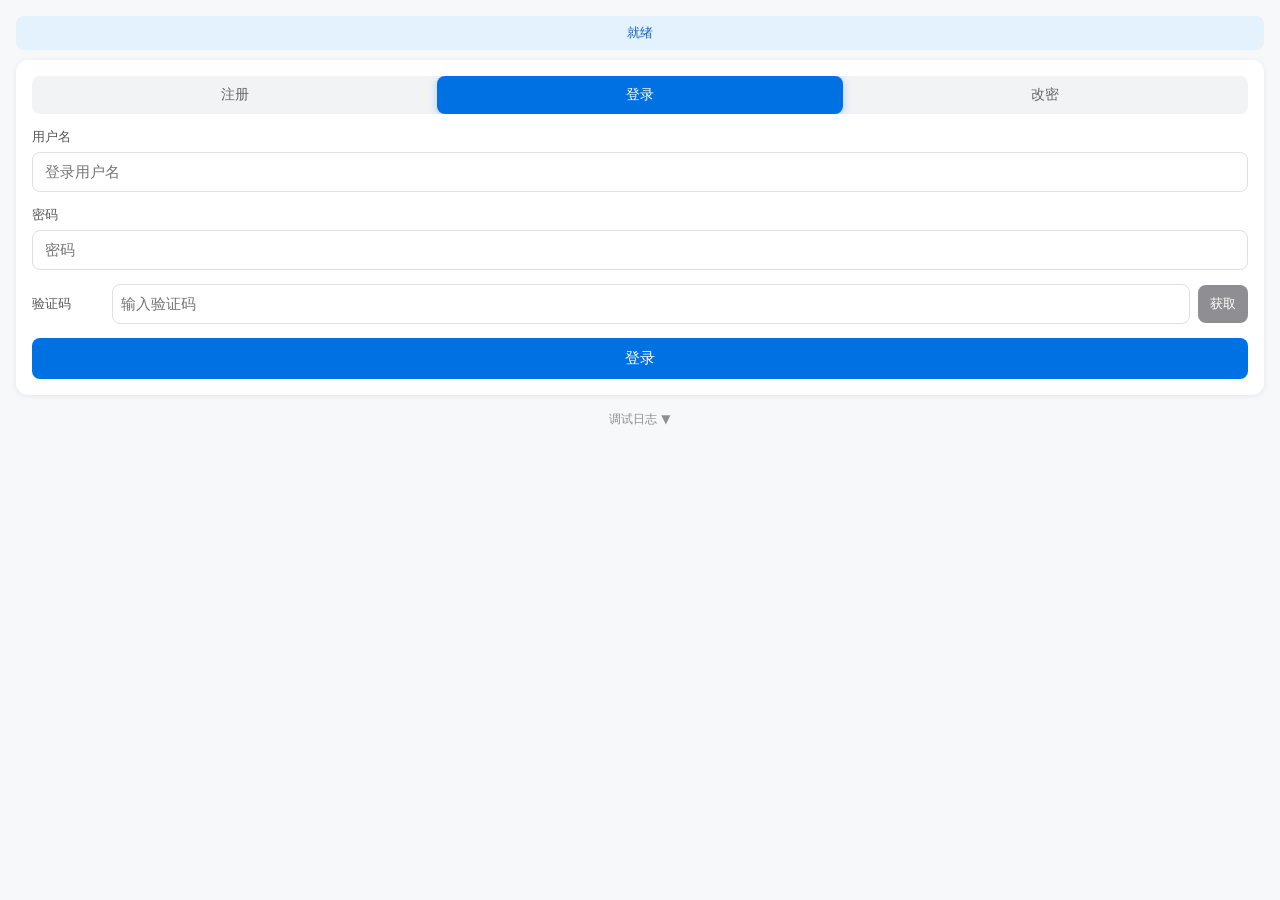
<file: index.html>
<!DOCTYPE html>
<html lang="zh-CN">
<head>
    <meta charset="UTF-8">
    <meta name="viewport" content="width=device-width, initial-scale=1.0, maximum-scale=5.0, user-scalable=yes">
    <title>🎯 挑战系统 2.116</title>
    <link rel="stylesheet" href="style.css?v=2.120">
    <link rel="stylesheet" href="mobile.css?v=2.120">
    <script src="ui-mode.js?v=2.120"></script>
    <script>
      // 现场诊断：任何 JS 报错都在页面顶部显示一条红条，方便手机截图反馈；同时暴露版本号
      // 版本规则：基线 2.0，每次改动 +0.001（2.001、2.002、2.003…）；
      // 版本号口径（老板 2026-11-15 定）：每次更新 +0.001（2.091→2.092→…），只进不退；
      // 顶栏品牌名、document.title、#nav-ver 一律跟随 __APP_VER 自动显示，改版本只改下面这一处，
      // 再同步改本文件里所有静态资源 ?v= 参数，否则手机会读到旧缓存
      window.__APP_VER='2.120';
      (function(){var v=window.__APP_VER;
        var t=document.querySelector('.nav-title');if(t)t.textContent='挑战系统 '+v;
        var n=document.getElementById('nav-ver');if(n)n.textContent='v'+v;
        document.title='🎯 挑战系统 '+v;
      })();
      window.addEventListener('error',function(e){
        try{
          var d=document.getElementById('js-err-bar');
          if(!d){d=document.createElement('div');d.id='js-err-bar';d.style.cssText='position:fixed;left:0;right:0;bottom:0;z-index:2000;background:#c0392b;color:#fff;font-size:12px;padding:6px 10px;white-space:pre-wrap';document.body.appendChild(d)}
          d.textContent='JS错误: '+(e.message||e.error||'')+' @'+((e.filename||'').split('/').pop())+':'+(e.lineno||'');
        }catch(_){}
      });
      window.addEventListener('unhandledrejection',function(e){
        try{var d=document.getElementById('js-err-bar');if(!d){d=document.createElement('div');d.id='js-err-bar';d.style.cssText='position:fixed;left:0;right:0;bottom:0;z-index:2000;background:#c0392b;color:#fff;font-size:12px;padding:6px 10px;white-space:pre-wrap';document.body.appendChild(d)}
          d.textContent='异步错误: '+((e.reason&&(e.reason.message||e.reason))||'未知');}catch(_){}
      });
    </script>
</head>
<body>
    <div id="gate-mask" style="position:fixed;inset:0;z-index:3000;background:rgba(8,10,20,.88);color:#fff;display:none;align-items:center;justify-content:center;flex-direction:column;gap:14px;font-size:15px;text-align:center;padding:24px">
      <div id="gate-text">正在校验云端数据…</div>
      <div style="font-size:12px;color:#9aa">只校验系统文件；题库文件按需下载</div>
    </div>
    <canvas id="bg-canvas"></canvas>
    <nav id="main-nav">
        <div class="nav-brand" onclick="App.switchView('home')">
            <span class="nav-logo">🎯</span>
            <span class="nav-title">挑战系统</span><span id="nav-ver" style="margin-left:6px;font-size:11px;color:#8ab;border:1px solid #8ab;border-radius:8px;padding:0 5px;vertical-align:middle">v2.116</span>
        </div>
        <div class="nav-items">
            <button class="nav-btn active" data-view="home" onclick="App.switchView('home')"><span class="nav-icon">🚀</span><span class="nav-text">Let's go</span></button>
            <button class="nav-btn" data-view="students" onclick="App.switchView('students')"><span class="nav-icon">📊</span><span class="nav-text">学情</span></button>
            <button class="nav-btn" data-view="questions" onclick="App.switchView('questions')"><span class="nav-icon">📚</span><span class="nav-text">题库</span></button>
            <button class="nav-btn" data-view="leaderboard" onclick="App.switchView('leaderboard')"><span class="nav-icon">🏆</span><span class="nav-text">榜单</span></button>
            <button class="nav-btn" data-view="settings" onclick="App.switchView('settings')"><span class="nav-icon">⚙️</span><span class="nav-text">设置</span></button>
        </div>
        <div class="nav-sound" onclick="App.Effects.toggleSound()" id="sound-toggle" title="音效开关">🔊</div>
        <div class="nav-login" id="nav-login-area">
            <span id="nav-login-status" style="font-size:13px;color:#888;cursor:pointer" onclick="App.Role.openSwitcher()" title="点击切换身份：班主任 / 扮演某个学生">未登录</span>
            <button class="nav-login-btn" onclick="App.Login.openModal()" id="nav-btn-login" title="登录">🔑</button>
            <button class="nav-login-btn" onclick="App.Login.logout()" id="nav-btn-logout" style="display:none" title="退出登录">🚪</button>
            <button class="nav-fs-btn" onclick="App.toggleFullscreen()" title="全屏 / 退出全屏">全屏</button>
        </div>
        <button class="nav-exam-ctrl hidden" id="nav-exam-mode" onclick="App.switchView('home')"></button>
        <span id="nav-exam-stu" title="当前学生"></span><span id="nav-exam-score" title="得分"></span>
        <button class="nav-exam-ctrl hidden" id="nav-exam-end" onclick="App.Exam.endExam()">⏹ 结束</button>
        <button id="ui-mode-toggle" type="button" title="切换到手机版界面">📱</button>
        <div class="nav-zoom" id="nav-zoom-controls"><button class="zoom-btn" onclick="App.zoomOut()" title="缩小">−</button><span class="zoom-level" id="zoom-level">100%</span><button class="zoom-btn" onclick="App.zoomIn()" title="放大">+</button></div>
        <div class="nav-fullscreen" onclick="App.toggleFullscreen()" title="全屏显示">⛶</div>
    </nav>
    <main id="app-content">
        <section id="view-home" class="view active">
            <div class="home-container">
                <div class="student-history-bar"><button class="btn-secondary btn-sm" onclick="App.History.open()">📜 我的考试历史（按类型查看场次）</button></div>
                <div class="exam-mode-select" id="exam-mode-select">
                    <h2 class="section-title">📋 请选择模式</h2>
                    <div class="mode-cards">
                        <div class="mode-card" data-mode="farm" role="button" tabindex="0" onkeydown="if(event.key==='Enter'||event.key===' '){App.Exam.enterMode('farm');event.preventDefault()}" onclick="App.Exam.enterMode('farm')">
                            <div class="mode-card-icon">&#127806;</div>
                            <div class="mode-card-name">打野</div>
                            <div class="mode-card-desc">答对得10分，稳扎稳打积累积分</div>
                        </div>
                        <div class="mode-card" data-mode="challenge" role="button" tabindex="0" onkeydown="if(event.key==='Enter'||event.key===' '){App.Exam.enterMode('challenge');event.preventDefault()}" onclick="App.Exam.enterMode('challenge')">
                            <div class="mode-card-icon">🎯</div>
                            <div class="mode-card-name">挑战</div>
                            <div class="mode-card-desc">答对得5分，高正确率触发额外补偿</div>
                        </div>
                        <div class="mode-card" data-mode="pk" role="button" tabindex="0" onkeydown="if(event.key==='Enter'||event.key===' '){App.Exam.enterMode('pk');event.preventDefault()}" onclick="App.Exam.enterMode('pk')">
                            <div class="mode-card-icon">⚔️</div>
                            <div class="mode-card-name">PK</div>
                            <div class="mode-card-desc">答对得5分，获胜者每题额外+10分</div>
                        </div>
                        <div class="mode-card" data-mode="practice" role="button" tabindex="0" onkeydown="if(event.key==='Enter'||event.key===' '){App.Exam.enterMode('practice');event.preventDefault()}" onclick="App.Exam.enterMode('practice')">
                            <div class="mode-card-icon">📝</div>
                            <div class="mode-card-name">单选练习</div>
                            <div class="mode-card-desc">单人练习，完成整个题库才结算积分</div>
                        </div>
                        <div class="mode-card" data-mode="pinyin" role="button" tabindex="0" onkeydown="if(event.key==='Enter'||event.key===' '){App.Exam.enterMode('pinyin');event.preventDefault()}" onclick="App.Exam.enterMode('pinyin')">
                            <div class="mode-card-icon">拼</div>
                            <div class="mode-card-name">拼音练习</div>
                            <div class="mode-card-desc">看字拼拼音，分步选声母/介母/韵母/声调（仅学生模式）</div>
                        </div>
                        <div class="mode-card" data-mode="fill" role="button" tabindex="0" onkeydown="if(event.key==='Enter'||event.key===' '){App.Exam.enterMode('fill');event.preventDefault()}" onclick="App.Exam.enterMode('fill')">
                            <div class="mode-card-icon">✍️</div>
                            <div class="mode-card-name">填空练习</div>
                            <div class="mode-card-desc">句子挖空，必须手写作答（禁键盘/语音）</div>
                        </div>
                        <div class="mode-card" data-mode="reading" role="button" tabindex="0" onkeydown="if(event.key==='Enter'||event.key===' '){App.Exam.enterMode('reading');event.preventDefault()}" onclick="App.Exam.enterMode('reading')">
                            <div class="mode-card-icon">📖</div>
                            <div class="mode-card-name">阅读选择</div>
                            <div class="mode-card-desc">先读文章（可设阅读速度），读完倒计时再答题</div>
                        </div>
                        <div class="mode-card" data-mode="smart" role="button" tabindex="0" onkeydown="if(event.key==='Enter'||event.key===' '){App.Exam.enterMode('smart');event.preventDefault()}" onclick="App.Exam.enterMode('smart')">
                            <div class="mode-card-icon">🧠</div>
                            <div class="mode-card-name">智能抽查</div>
                            <div class="mode-card-desc">正确率越低越容易被抽中，分值随概率反比调整</div>
                        </div>
                        <div class="mode-card" data-mode="lottery" role="button" tabindex="0" onkeydown="if(event.key==='Enter'||event.key===' '){App.Exam.enterMode('lottery');event.preventDefault()}" onclick="App.Exam.enterMode('lottery')">
                            <div class="mode-card-icon">🎲</div>
                            <div class="mode-card-name">抽签</div>
                            <div class="mode-card-desc">纯随机抽选学生，老师现场口头出题</div>
                        </div>
                    </div>
                </div>
                <div class="exam-setup hidden" id="exam-setup">
                    <div class="setup-header">
                        <button class="btn-back" onclick="App.Exam.backToModes()">← 返回选择</button>
                        <button class="btn-secondary btn-sm" onclick="App.History.openCurrent()">📜 本类型历史</button>
                        <h2 class="section-title" id="setup-mode-title">&#127806; 打野</h2>
                        <button class="btn-glow btn-start-exam btn-start-top" onclick="App.Exam.startExam()"><span class="btn-icon" id="btn-start-icon">&#127806;</span> <span id="btn-start-text">开始</span></button>
                    </div>
                    <div class="setup-layout">
                        <div class="setup-rules" id="setup-rules-panel"></div>
                        <div class="setup-config">
                            <div class="option-group">
                                <label>参赛方式</label>
                                <div class="participation-toggle">
                                    <button class="ptab-btn active" id="ptab-personal" onclick="App.Exam.switchParticipation('personal')">👤 个人</button>
                                    <button class="ptab-btn" id="ptab-group" onclick="App.Exam.switchParticipation('group')">👥 小组</button>
                                </div>
                            </div>
                            <div class="bank-select-bar" id="exam-bank-bar" onclick="App.Questions.openBankSelect()">
                                <span class="bank-bar-label">📚 题库</span>
                                <span class="bank-bar-info" id="exam-bank-info">点击选择题库</span>
                                <span class="bank-bar-arrow">▸</span>
                            </div>
                            <div class="exam-options-grid">
                                <div class="option-group">
                                    <label>出场顺序</label>
                                    <select id="exam-player-order">
                                        <option value="order">按顺序出场（按列表顺序依次答题）</option>
                                        <option value="fair">公平随机（打乱顺序，每人必出场）</option>
                                        <option value="random">真随机（每题随机抽取）</option>
                                    </select>
                                </div>
                                <div class="option-group">
                                    <label>出题方式</label>
                                    <select id="exam-question-order">
                                        <option value="fair">公平随机（优先每题出一次）</option>
                                        <option value="random">真随机（每题随机抽取）</option>
                                    </select>
                                </div>
                                <div class="option-group">
                                    <label>结束条件：每生平均答题数</label>
                                    <input type="number" id="exam-avg-questions" value="5" min="1" max="50" step="1">
                                </div>
                                <div class="option-group" id="opt-group-timeout">
                                    <label>超时设置（秒）</label>
                                    <div class="timeout-inline">
                                        <span>基础</span><input type="number" id="exam-base-timeout-inline" min="0" max="300" step="5" style="width:90px">
                                        <span>+每字</span><input type="number" id="exam-char-timeout-inline" min="0" max="5" step="0.1" style="width:82px">
                                    </div>
                                </div>
                            </div>
                            <div class="option-group" id="opt-group-rotation" style="display:none">
                                <label>小组轮换方式</label>
                                <select id="exam-group-rotation">
                                    <option value="alternate">交替（每组各出一人轮流）</option>
                                    <option value="sequential">顺序（一组答完再换下一组）</option>
                                </select>
                            </div>
                            <div class="option-group" id="opt-group-lottery-random" style="display:none">
                                <label>🎲 抽签方式</label>
                                <select id="exam-lottery-random" onchange="App.Exam._onLotteryModeChange()">
                                    <option value="fairCycle" selected>公平随机（一轮每人必抽一次，全部抽完再洗牌下一轮）</option>
                                    <option value="random">真随机（每签独立随机，可能连续抽中同一人）</option>
                                    <option value="daily">今日随机（今天抽中过的不再抽，0 点重置）</option>
                                    <option value="weighted">加权随机（每人默认权重 100，权重越高越容易被抽中）</option>
                                </select>
                                <div id="lottery-daily-hint" class="form-hint" style="display:none"></div>
                                <div id="lottery-weight-editor" style="display:none;margin-top:8px">
                                    <div class="form-hint">⚖️ 个人权重：未填=默认 100；填 0=不参与（永不抽中）；负数/非数字按 0 处理；上限 9999</div>
                                    <div id="lottery-weight-list" class="student-select-list" style="max-height:220px;overflow:auto"></div>
                                </div>
                            </div>
                            <div class="option-group" id="opt-group-smart" style="display:none">
                                <label>🧠 智能强度</label>
                                <div class="smart-intensity-row">
                                    <input type="range" id="exam-smart-intensity" min="1" max="20" value="5" step="1" oninput="App.Exam._updateSmartPreview()">
                                    <span id="smart-intensity-value">5</span>
                                </div>
                                <div class="form-hint" id="smart-preview">末名概率点数：245（30人）</div>
                            </div>
                            <div class="option-group" id="opt-group-reading" style="display:none">
                                <label>📖 阅读速度（每字秒数）</label>
                                <div class="timeout-inline">
                                    <input type="number" id="exam-reading-speed" min="0.1" max="5" step="0.1" value="0.5" style="width:90px" oninput="App.Exam.updateReadingPreview()">
                                    <span>秒/字（默认 0.5）</span>
                                </div>
                                <div class="form-hint" id="exam-reading-preview">请先选择「课外阅读题」题库</div>
                            </div>
                            <div id="exam-student-select-area">
                                <div class="sub-title-row"><h3 class="sub-title" id="student-select-title">👥 参与人员</h3><button class="btn-select-all" onclick="App.Exam.selectAllStudents()">全选</button></div>
                                <div id="exam-student-list" class="student-select-list"></div>
                            </div>
                            <div id="exam-group-select-area"></div>
                        </div>
                    </div>
                </div>
                <div class="exam-drawing hidden" id="exam-drawing">
                    <div class="drawing-stage">
                        <div class="drawing-title" id="drawing-title">🎯 抽签中...</div>
                        <div class="drawing-card" id="drawing-card"><div class="drawing-avatar" id="drawing-avatar"></div><div class="drawing-name" id="drawing-name">???</div></div>
                        <button class="btn-stop-drawing" onclick="App.Exam.stopDrawing()">⏹️ 停止</button>
                    </div>
                </div>
                <div class="exam-playing hidden" id="exam-playing">
                    <div class="exam-play-layout">
                        <div class="exam-play-main">
                            <div class="play-fs-bar"><button class="btn-play-fs" onclick="App.toggleFullscreen()" title="全屏 / 退出全屏">全屏</button></div>
                            <div class="exam-student-card" id="exam-student-card">
                                <div class="student-avatar" id="exam-avatar"></div>
                                <div class="student-info">
                                    <span class="student-name" id="exam-student-name"></span>
                                    <span class="student-group" id="exam-student-group"></span>
                                    <span class="student-level" id="exam-student-level"></span>
                                    <span class="student-level-comment" id="exam-student-comment"></span>
                                    <span class="student-points" id="exam-student-points"></span>
                                </div>
                            </div>
                            <div class="exam-progress" id="exam-progress"><span id="exam-progress-text">第 1/3 题</span><div class="timer-bar" id="timer-bar"><div class="timer-fill" id="timer-fill"></div></div><span id="exam-timer">30s</span></div>
                            <div class="question-card" id="question-card"><div class="question-text" id="question-text"></div><div class="question-options" id="question-options"></div></div>
                            <div class="exam-actions" id="exam-actions"><button class="btn-secondary btn-undo" onclick="App.Exam.undoAnswer()" id="btn-undo-answer" style="display:none">↩️ 撤销重选</button><button class="btn-secondary btn-absent" onclick="App.Exam.markAbsent()" id="btn-absent" style="display:none">🚫 缺勤</button><button class="btn-glow btn-next" onclick="App.Exam.nextQuestion()" id="btn-next-question" style="display:none">下一题 →</button></div>
                        </div>
                        <div class="exam-play-sidebar" id="exam-play-sidebar">
                            <h4 class="sidebar-title" id="sidebar-title">📊 战报</h4>
                            <div id="war-report-list" class="war-report-list"></div>
                        </div>
                    </div>
                </div>
            </div>
        </section>
        <section id="view-students" class="view">
            <div class="manage-container">
                <div class="manage-header"><h2 class="section-title">� 学情</h2></div>
                <div class="settings-card teacher-only" id="ledger-rank-card" style="margin-bottom:12px;padding:12px 14px">
                    <div style="display:flex;justify-content:space-between;align-items:center;gap:8px;flex-wrap:wrap">
                        <div style="font-weight:700;font-size:15px">🏅 全班总账排名</div>
                        <button class="btn-secondary btn-sm" onclick="App.Ledger.pullAllSummaries()">☁️ 一条消息读全班总账</button>
                    </div>
                    <div id="ledger-rank" style="margin-top:8px;font-size:13px;color:var(--text-secondary)"></div>
                </div>
                <div class="student-table-wrap" id="student-table-wrap"></div>
                <div class="empty-state" id="students-empty"><div class="empty-icon">�</div><p>还没有学生数据</p></div>
            </div>
        </section>
        <section id="view-questions" class="view">
            <div class="manage-container">
                <div class="manage-header"><div style="display:flex;align-items:center;gap:10px;flex:0 0 auto;flex-wrap:wrap"><h2 class="section-title" style="margin:0">📚 题库</h2><select id="bank-type-filter" class="bank-type-select" onchange="App.Questions.render()"><option value="all">全部类型</option><option value="single">📝 单选题</option><option value="pinyin">拼 拼音题</option><option value="reading">📖 课外阅读题</option><option value="fill">✍️ 填空题</option></select><label style="display:flex;align-items:center;gap:6px;font-size:13px;color:var(--text-secondary);cursor:pointer;white-space:nowrap"><input type="checkbox" id="bank-compact" onchange="App.Questions.toggleBankCompact(this)"> 缩略</label></div><div class="manage-actions teacher-dim"><button class="btn-secondary" onclick="App.Questions.autoTagNow()">🏷️ 补标签</button><button class="btn-primary" onclick="App.Questions.chooseBankType('add')">➕ 新建题库</button><button class="btn-primary" onclick="App.Questions.chooseBankType('import')">📥 批量导入题库</button><button class="btn-secondary" onclick="App.Questions.chooseBankType('export')">📄 导出模板</button><button class="btn-secondary" onclick="App.Questions.chooseBankType('copy')">📋 复制模板</button></div></div>
                <div id="bank-folder-bar" class="bank-folder-bar"></div><div class="bank-grid" id="bank-grid"></div>
                <div class="empty-state" id="banks-empty"><div class="empty-icon">📚</div><p>还没有题库，点击上方按钮创建</p></div>
            </div>
        </section>
        <section id="view-leaderboard" class="view">
            <div class="leaderboard-container">
                <h2 class="section-title">🏆 积分榜单</h2>
                <div class="lb-tabs" id="lb-tabs" style="display:flex;gap:8px;margin:0 0 12px">
                    <button class="lb-tab active" data-lb="personal" onclick="App.Leaderboard.setView('personal')">🏆 个人榜</button>
                    <button class="lb-tab" data-lb="group" onclick="App.Leaderboard.setView('group')">👥 班级榜</button>
                </div>
                <div class="leaderboard-podium" id="leaderboard-podium"></div>
                <div class="leaderboard-list" id="leaderboard-list"></div>
                <div class="empty-state" id="leaderboard-empty"><div class="empty-icon">🏆</div><p>还没有学生数据</p></div>
            </div>
        </section>
        <section id="view-settings" class="view">
            <div class="settings-container">
                <h2 class="section-title">⚙️ 系统设置</h2>
                <div class="settings-tabs">
                    <button class="settings-tab active" data-stab="levels" data-teacher-only="1" onclick="App.Settings.switchTab('levels')">🎖️ 等级</button>
                    <button class="settings-tab" data-stab="exam" onclick="App.Settings.switchTab('exam')">📝 挑战参数</button>
                    <button class="settings-tab" data-stab="ai" data-teacher-only="1" onclick="App.Settings.switchTab('ai')">🤖 AI</button>
                    <button class="settings-tab" data-stab="sound" onclick="App.Settings.switchTab('sound')">🔊 音效</button>
                    <button class="settings-tab" data-stab="students" data-teacher-only="1" onclick="App.Settings.switchTab('students')">👥 学生</button>
                    <button class="settings-tab" data-stab="records" data-teacher-only="1" onclick="App.Settings.switchTab('records')">📊 数据管理</button>
                    <button class="settings-tab" data-stab="sync" data-teacher-only="1" onclick="App.Settings.switchTab('sync')">☁️ 云同步</button>
                </div>
                <div class="settings-panels">
                    <div class="settings-panel active" id="stab-levels"><div class="settings-card"><div id="level-settings" class="level-list"></div><button class="btn-primary btn-sm" onclick="App.Settings.addLevel()">➕ 添加等级</button></div></div>
                    <div class="settings-panel" id="stab-exam"><div class="settings-card">
                        <div class="form-group"><label>🔀 打乱选项顺序</label><label class="switch"><input type="checkbox" id="exam-shuffle-options"><span class="slider"></span></label><div class="form-hint">开启后每题的ABCD选项将随机排列</div></div>
                        <div class="form-group teacher-only"><label>🚫 缺勤补偿</label><label class="switch"><input type="checkbox" id="exam-absence-compensation" checked><span class="slider"></span></label><div class="form-hint">缺勤学生当日不再被抽取，次日必中且概率按缺勤天数线性增长，出勤当日维持高概率，次日恢复正常</div></div>
                        <div class="form-group"><label>⏱️ 基础超时（秒）</label><input type="number" id="exam-base-timeout" value="30" min="0" max="600" style="width:100px"> <span class="form-hint">0 = 不限时</span></div>
                        <div class="form-group"><label>📝 字数超时补偿（秒/字）</label><input type="number" id="exam-char-timeout" value="0.2" min="0" max="5" step="0.1" style="width:100px"> <span class="form-hint">每题实际超时 = 基础超时 + 题目字数 × 此值</span></div>
                        <div class="form-group"><label>⏭️ 答题后自动下一题</label><label class="switch"><input type="checkbox" id="exam-auto-next" checked><span class="slider"></span></label><div class="form-hint">答对后自动跳到下一题，关闭则需手动点击</div></div>
                        <div class="form-group"><label>⏱️ 自动下一题间隔（秒）</label><input type="number" id="exam-auto-next-delay" value="3" min="0.5" max="10" step="0.5" style="width:100px"> <span class="form-hint">答题后等待多少秒自动跳到下一题</span></div>
                        <div class="form-group teacher-only"><label>🎲 抽签动画</label><label class="switch"><input type="checkbox" id="exam-draw-animation" checked><span class="slider"></span></label><div class="form-hint">随机抽选选手时播放抽签动画</div></div>
                        <div class="form-group teacher-only"><label>🎲 抽签动画时长（秒）</label><input type="number" id="exam-draw-duration" value="3" min="1" max="15" step="0.5" style="width:100px"> <span class="form-hint">抽签滚动动画持续时间，可点击停止按钮跳过</span></div>
                        <div class="form-group teacher-only"><label>🔤 题目字号（px）</label><input type="number" id="exam-question-fontsize" value="30" min="14" max="48" step="1" style="width:100px"> <span class="form-hint">题目和选项的字体大小，大屏幕建议28-36</span></div>
                        <div class="form-group teacher-only"><label>🔤 学生名字字号（px）</label><input type="number" id="exam-student-name-fontsize" value="35" min="20" max="50" step="1" style="width:100px"> <span class="form-hint">答题时学生名字的字体大小，大屏幕建议32-40</span></div>
                        <div class="form-group teacher-only"><label>🔤 学生信息字号（px）</label><input type="number" id="exam-student-info-fontsize" value="20" min="16" max="36" step="1" style="width:100px"> <span class="form-hint">等级、评语、积分等信息的字体大小</span></div>
                        <div class="form-group teacher-only"><label>🔤 战报字体大小（px）</label><input type="number" id="exam-warreport-fontsize" value="20" min="10" max="24" step="1" style="width:100px"> <span class="form-hint">战报区文字大小，大屏幕建议14-18</span></div>
                        <button class="btn-primary btn-sm" onclick="App.Settings.saveExamSettings()">💾 保存挑战参数</button>
                    </div></div>
                    <div class="settings-panel" id="stab-ai"><div class="settings-card"><div class="form-group"><label>API 地址</label><input type="text" id="ai-api-url" placeholder="https://api.openai.com/v1/chat/completions"></div><div class="form-group"><label>API Key</label><input type="password" id="ai-api-key" placeholder="sk-xxxxx"></div><div class="form-group"><label>模型名称</label><input type="text" id="ai-model" placeholder="gpt-3.5-turbo"></div><button class="btn-primary btn-sm" onclick="App.Settings.saveAISettings()">💾 保存AI设置</button></div></div>
                    <div class="settings-panel" id="stab-sound"><div class="settings-card"><div class="form-group"><label>音效</label><label class="switch"><input type="checkbox" id="sound-enabled" checked><span class="slider"></span></label></div><div class="form-group"><label>音量</label><input type="range" id="sound-volume" min="0" max="100" value="70"></div></div></div>
                    <div class="settings-panel" id="stab-students"><div class="settings-card"><div class="settings-actions"><button class="btn-primary btn-sm" onclick="App.Settings.StudentMgmt.addRow()">➕ 添加学生</button><button class="btn-primary btn-sm" onclick="App.Settings.StudentMgmt.showImportDialog()">📥 批量导入</button><button class="btn-danger btn-sm" onclick="App.Settings.StudentMgmt.clearAll()">🗑️ 清空全部</button><button class="btn-save-all" id="btn-save-students" onclick="App.Settings.StudentMgmt.saveAll()" style="display:none">💾 保存修改</button></div></div><div class="settings-card" style="margin-top:12px"><div id="student-mgmt-wrap"></div><div class="empty-state inline" id="student-mgmt-empty"><div class="empty-icon">👥</div><p>还没有学生，点击上方按钮添加</p></div></div></div>
                    <div class="settings-panel" id="stab-records">
                        <div class="settings-card">
                            <h3 style="margin-bottom:12px">📦 数据导入导出</h3>
                            <div class="data-io-list">
                                <div class="data-io-item">
                                    <div class="data-io-info"><span class="data-io-icon">👥</span><span class="data-io-label">学生信息</span><span class="data-io-count" id="io-count-students"></span></div>
                                    <div class="data-io-btns"><button class="btn-primary btn-sm" onclick="App.Settings.exportDataType('students')">📤 导出</button><button class="btn-secondary btn-sm" onclick="App.Settings.importDataType('students')">📥 导入</button></div>
                                </div>
                                <div class="data-io-item">
                                    <div class="data-io-info"><span class="data-io-icon">📚</span><span class="data-io-label">题库文件</span><span class="data-io-count" id="io-count-banks"></span></div>
                                    <div class="data-io-btns"><button class="btn-primary btn-sm" onclick="App.Settings.exportDataType('banks')">📤 导出</button><button class="btn-secondary btn-sm" onclick="App.Settings.importDataType('banks')">📥 导入</button></div>
                                </div>
                                <div class="data-io-item">
                                    <div class="data-io-info"><span class="data-io-icon">📊</span><span class="data-io-label">考试数据</span><span class="data-io-count" id="io-count-records"></span></div>
                                    <div class="data-io-btns"><button class="btn-primary btn-sm" onclick="App.Settings.exportDataType('records')">📤 导出</button><button class="btn-secondary btn-sm" onclick="App.Settings.importDataType('records')">📥 导入</button></div>
                                </div>
                            </div>
                            <div class="form-hint" style="margin-top:8px">导入数据将强制覆盖本地及云端对应数据</div>
                        </div>
                        <div class="settings-card" style="margin-top:12px">
                            <h3 style="margin-bottom:8px">🧾 账本核对</h3>
                            <div class="form-hint" style="margin-bottom:10px">总账（系统-考试数据，全班逐场合计）与分账（每个学生一本，锚定绝对ID）必须一致；两者同源派生，核不上说明有账被截断</div>
                            <div style="display:flex;gap:8px;flex-wrap:wrap">
                                <button class="btn-primary btn-sm" onclick="App.Records.showAudit()">🔍 立即核对</button>
                                <button class="btn-secondary btn-sm" onclick="App.Ledger.push(null,{summary:true,detail:true});App.Toast.show('已重建全班总账与详账（等待同步上传）','info')">↻ 重建全部账本</button>
                                <button class="btn-secondary btn-sm" onclick="window.open('账本说明.HTML?v=2.120','_blank')">📘 账本体系说明</button>
                            </div>
                            <div id="ledger-audit-result" style="margin-top:10px;font-size:12.5px;color:var(--text-secondary)"></div>
                        </div>
                        <div class="settings-card" style="margin-top:12px"><div class="settings-actions"><button class="btn-danger btn-sm" onclick="App.Settings.clearRecords()">🗑️ 清空场次数据</button><button class="btn-danger btn-sm" onclick="App.Settings.resetData()">⚠️ 重置所有数据</button></div></div>
                        <div class="settings-card" style="margin-top:12px"><div style="display:flex;align-items:center;justify-content:space-between;gap:8px;margin-bottom:8px"><b style="font-size:14px">📝 考试流水账</b><select id="records-mode-filter" class="bank-type-select" onchange="App.Records.render()"><option value="all">全部类型</option><option value="farm">🌾 打野</option><option value="challenge">🎯 挑战</option><option value="pk">⚔️ PK</option><option value="practice">📝 单选练习</option><option value="smart">🧠 智能抽查</option><option value="pinyin">拼 拼音练习</option><option value="reading">📖 阅读选择</option><option value="fill">✍️ 填空练习</option></select></div><div id="records-list" class="records-list"></div><div class="empty-state inline" id="records-empty"><div class="empty-icon">📝</div><p>暂无记录</p></div></div>
                    </div>
                    <div class="settings-panel" id="stab-sync"><div class="settings-card">
                        <div class="form-group"><label>🔐 账号登录</label><div class="form-hint">登录后账号密码将用于云同步认证</div></div>
                        <div style="display:flex;align-items:center;gap:8px;margin-bottom:12px">
                            <span id="login-user-display" style="font-size:14px;color:#888">未登录</span>
                            <button class="btn-primary btn-sm" onclick="App.Login.openModal()" id="btn-login" style="background:#0071e3;border-color:#005ecb">🔑 登录</button>
                            <button class="btn-secondary btn-sm" onclick="App.Login.logout()" id="btn-logout" style="display:none">🚪 退出</button>
                        </div>
                        <div class="form-group"><label>☁️ 云同步（文件管理器）</label><div class="form-hint">数据以文件形式同步到WPS云端表格"抽奖考试"，支持版本控制与冲突处理</div></div>
                        <div class="form-group"><label>⏱️ 考试结束后立即触发同步</label><label class="switch"><input type="checkbox" id="sync-on-exam-end" checked onchange="App.Sync.setPref('on_exam_end',this.checked)"><span class="slider"></span></label><div class="form-hint">每完成一场考试/练习，立刻把「系统-考试数据」单独推上云，不等版本累计</div></div>
                        <div class="form-group"><label>🚪 退出时触发同步</label><label class="switch"><input type="checkbox" id="sync-on-exit" checked onchange="App.Sync.setPref('on_exit',this.checked)"><span class="slider"></span></label><div class="form-hint">退出登录、切到后台或关闭页面前，先把未上传的数据同步一次</div></div>
                        <div style="display:flex;gap:8px;flex-wrap:wrap;margin-top:12px">
                            <button class="btn-primary btn-sm" onclick="App.Sync.openFileManager()" style="background:#4A90D9;border-color:#3a7bd5">📁 打开文件管理器</button>
                            <button class="btn-primary btn-sm" onclick="App.Sync.syncNow()" id="btn-sync-now" style="background:#27ae60;border-color:#1e8449">☁️ 立即同步</button>
                        </div>
                        <div id="sync-status-info" style="margin-top:12px;font-size:12px;color:#888"></div>
                    </div></div>
                </div>
            </div>
        </section>
    </main>
    <div class="modal-overlay" id="modal-overlay" onclick="App.Modal.closeOnOverlay(event)"><div class="modal" id="modal-container"><div class="modal-header"><h3 id="modal-title">标题</h3><button class="modal-close" onclick="App.Modal.close()">✕</button></div><div class="modal-body" id="modal-body"></div><div class="modal-footer" id="modal-footer"></div></div></div>
    <canvas id="fx-canvas"></canvas>
    <div id="file-modal" style="display:none;position:fixed;top:0;left:0;width:100%;height:100%;background:rgba(0,0,0,.4);z-index:200;justify-content:center;align-items:center" onclick="if(event.target===this)App.Sync.closeFileManager()">
        <iframe id="fileManagerFrame" data-src="文件管理.HTML?v=2.120" style="width:780px;max-width:95vw;height:75vh;border:none;border-radius:10px;background:#fff"></iframe>
    </div>
    <iframe id="fileManagerBg" src="文件管理.HTML?v=2.120" style="display:none;width:0;height:0;border:none;position:absolute"></iframe>
<script src="demo-data.js?v=2.120"></script>
<script src="mode-rules.js?v=2.120"></script>
<script src="bank-types.js?v=2.120"></script>
<script src="app.js?v=2.120"></script>
<script src="questions.js?v=2.120"></script>
<script src="exam.js?v=2.120"></script>
</body>
</html>
</file>
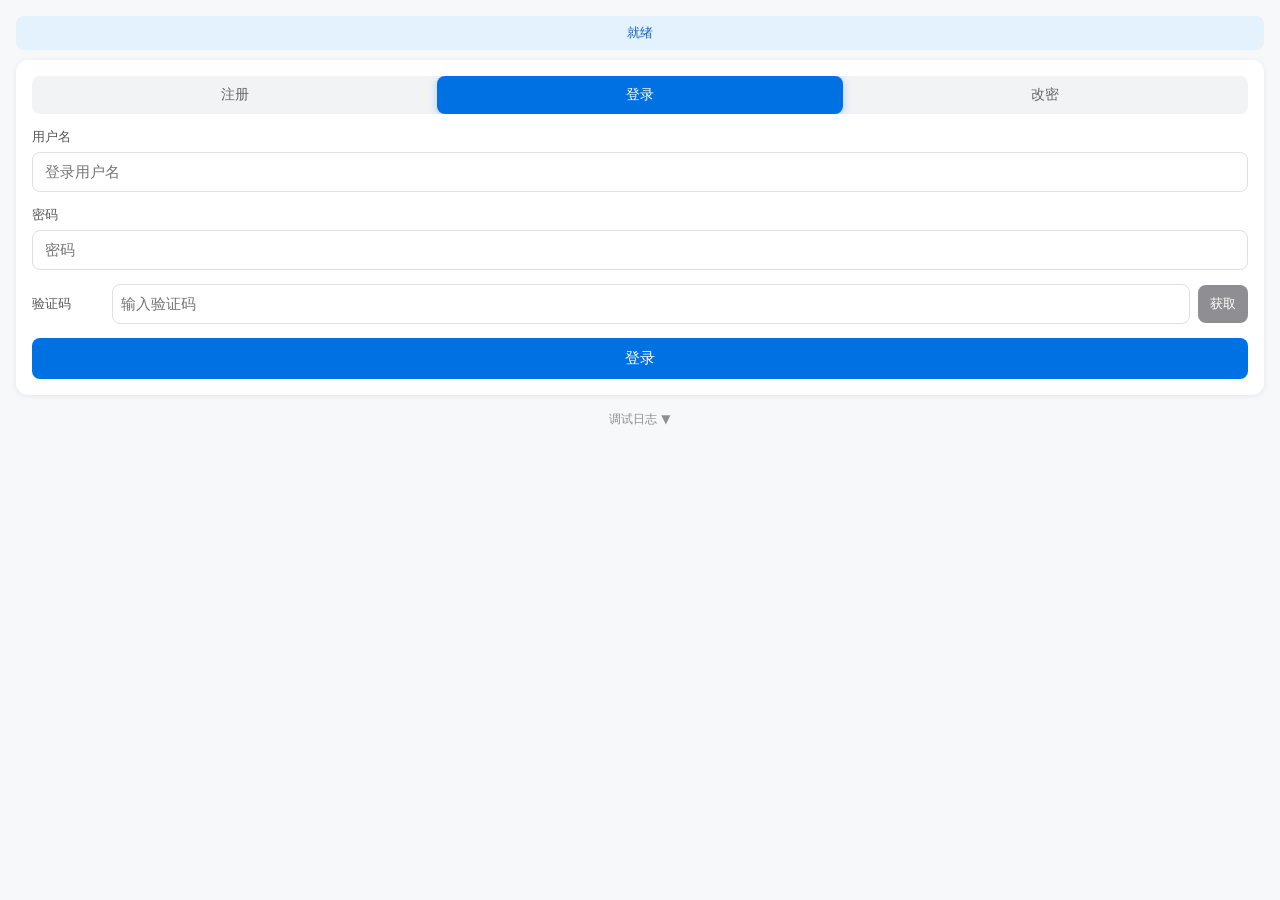
<file: denglu.html>
<!DOCTYPE html>
<html lang="zh-CN">
<head>
  <meta charset="UTF-8" />
  <meta name="viewport" content="width=device-width, initial-scale=1.0, maximum-scale=5.0, user-scalable=yes">
  <title>账号系统</title>
  <style>
    *{box-sizing:border-box;font-family:system-ui,-apple-system,sans-serif;margin:0;padding:0}
    body{background:#f7f8fa;padding:16px;min-height:100vh;display:flex;flex-direction:column;gap:10px}

    /* 状态条 */
    .status{padding:8px 12px;border-radius:8px;font-size:13px;text-align:center;transition:all .2s}
    .status-success{background:#e8f5e9;color:#2e7d32}
    .status-error{background:#ffebee;color:#c62828}
    .status-info{background:#e3f2fd;color:#1565c0}

    /* 主卡片 */
    .card{background:#fff;border-radius:12px;padding:16px;box-shadow:0 1px 6px rgba(0,0,0,0.08)}

    /* 标签栏 */
    .tab-bar{display:flex;border-radius:8px;overflow:hidden;margin-bottom:14px;background:#f1f3f5}
    .tab{flex:1;padding:10px 0;text-align:center;cursor:pointer;border:none;background:transparent;font-size:14px;font-weight:500;color:#666;transition:all .2s}
    .tab.active{background:#0071e3;color:#fff;border-radius:8px;box-shadow:0 2px 8px rgba(0,113,227,0.3)}

    /* 面板 */
    .panel{display:none}
    .panel.active{display:block}

    /* 表单 */
    .section{margin-bottom:14px}
    label{font-weight:500;font-size:13px;margin-bottom:6px;display:block;color:#555}
    input{border-radius:8px;border:1.5px solid #e0e0e0;padding:10px 12px;font-size:15px;width:100%;transition:border .2s;outline:none}
    input:focus{border-color:#0071e3;box-shadow:0 0 0 3px rgba(0,113,227,0.1)}

    /* 按钮 */
    button{border-radius:8px;border:none;color:#fff;padding:11px;width:100%;cursor:pointer;font-size:15px;font-weight:500;transition:all .15s}
    button:active{transform:scale(0.98)}
    .btn-register{background:#34c759}
    .btn-register:active{background:#2db84e}
    .btn-login{background:#0071e3}
    .btn-login:active{background:#0062c4}
    .btn-change{background:#5ac8fa}
    .btn-change:active{background:#40b8e8}

    /* 验证码行 */
    .code-box{display:flex;align-items:center;gap:8px;margin-bottom:14px}
    .code-box label{white-space:nowrap;width:72px;margin:0;font-size:13px}
    .code-box input{flex:1;padding:10px 8px;font-size:15px}
    .code-box button{width:auto;padding:10px 12px;background:#8e8e93;font-size:13px;white-space:nowrap;border-radius:8px}
    .code-box button:disabled{background:#c7c7cc;cursor:not-allowed}

    /* 日志（可折叠） */
    .log-toggle{font-size:12px;color:#8e8e93;cursor:pointer;text-align:center;padding:6px;user-select:none}
    .log-toggle:hover{color:#555}
    .log-wrap{display:none}
    .log-wrap.show{display:block}
    .log-box{height:100px;background:#f8f9fa;border:1px solid #e8e8e8;border-radius:8px;padding:8px;font-size:11px;white-space:pre-wrap;overflow-y:auto;margin-top:4px;font-family:Menlo,Consolas,monospace;color:#555}
  </style>
  <link rel="stylesheet" href="mobile.css?v=2.1.9">
  <script src="ui-mode.js?v=2.1.9"></script>
</head>

<body>
  <div id="statusText" class="status status-info">就绪</div>

  <div class="card">
    <div class="tab-bar">
      <div class="tab" id="tab1" onclick="showPanel(1)">注册</div>
      <div class="tab" id="tab2" onclick="showPanel(2)">登录</div>
      <div class="tab" id="tab3" onclick="showPanel(3)">改密</div>
    </div>

    <div class="panel-container">
      <!-- 注册 -->
      <div class="panel" id="panel1">
        <div class="section">
          <label>用户名</label>
          <input id="reg_user" placeholder="注册用户名" autocomplete="off">
        </div>
        <div class="section">
          <label>密码</label>
          <input id="reg_pwd" type="password" placeholder="密码">
        </div>
        <div class="code-box">
          <label>验证码</label>
          <input id="code1" placeholder="输入验证码" autocomplete="off">
          <button id="btnCode1" onclick="getCode(1)">获取</button>
        </div>
        <button class="btn-register" onclick="doRegister()">注册</button>
      </div>

      <!-- 登录 -->
      <div class="panel" id="panel2">
        <div class="section">
          <label>用户名</label>
          <input id="login_user" placeholder="登录用户名" autocomplete="off">
        </div>
        <div class="section">
          <label>密码</label>
          <input id="login_pwd" type="password" placeholder="密码">
        </div>
        <div class="code-box">
          <label>验证码</label>
          <input id="code2" placeholder="输入验证码" autocomplete="off">
          <button id="btnCode2" onclick="getCode(2)">获取</button>
        </div>
        <button class="btn-login" onclick="doLogin()">登录</button>
      </div>

      <!-- 修改密码 -->
      <div class="panel" id="panel3">
        <div class="section">
          <label>用户名</label>
          <input id="change_user" placeholder="用户名" autocomplete="off">
        </div>
        <div class="section">
          <label>旧密码</label>
          <input id="old_pwd" type="password" placeholder="旧密码">
        </div>
        <div class="section">
          <label>新密码</label>
          <input id="new_pwd" type="password" placeholder="新密码">
        </div>
        <div class="code-box">
          <label>验证码</label>
          <input id="code3" placeholder="输入验证码" autocomplete="off">
          <button id="btnCode3" onclick="getCode(3)">获取</button>
        </div>
        <button class="btn-change" onclick="doChangePassword()">修改密码</button>
      </div>
    </div>
  </div>

  <!-- 日志区（可折叠） -->
  <div class="log-toggle" onclick="toggleLog()">调试日志 ▼</div>
  <div class="log-wrap" id="logWrap">
    <div class="card" style="padding:10px">
      <label style="font-size:11px;color:#999">发送</label><div id="logSend" class="log-box"></div>
    </div>
    <div class="card" style="padding:10px;margin-top:6px">
      <label style="font-size:11px;color:#999">返回</label><div id="logResp" class="log-box"></div>
    </div>
  </div>

<script>
let correctCode = "";

const API_URL = "https://1408347752-dxgsap4qrj.ap-guangzhou.tencentscf.com";
const WEBHOOK_URL = "https://www.kdocs.cn/api/v3/ide/file/504393979179/script/V2-jCry7lblkwsPtTSmtjlWY/sync_task";

// 清空 exam_ 缓存（保留设备标识）。仅在「未登录」或「换账号登录」时调用
function wipeExamCache(){
  try{
    var keysToRemove = [];
    for(var i = 0; i < localStorage.length; i++){
      var key = localStorage.key(i);
      if(key && key.indexOf('exam_') === 0 && key !== 'exam_device_id'){
        keysToRemove.push(key);
      }
    }
    keysToRemove.forEach(function(k){ localStorage.removeItem(k); });
  }catch(e){}
}

// 关键修复：已经登录的用户打开登录页时，绝不能清缓存。
// 以前这里无条件清空，等于一打开登录页就把登录态与全部数据一起毁掉，于是反复要求登录。
function clearLocalCacheOnLoad(){
  try{
    if(localStorage.getItem('exam_auth_user') && localStorage.getItem('exam_auth_pass')) return;
  }catch(e){}
  wipeExamCache();
}

// 已登录的用户从历史记录误入登录页 → 直接回首页（replace，不占历史）
// 但“服务端明确判定失效”后的 10 分钟内不跳，避免 首页→登录页→首页 死循环
function shouldBounceBackToApp(){
  try{
    if(!(localStorage.getItem('exam_auth_user') && localStorage.getItem('exam_auth_pass'))) return false;
    var raw=localStorage.getItem('exam_login_required');
    if(raw){
      var g=null; try{ g=JSON.parse(raw); }catch(e){}
      if(g && (Date.now()-(g.t||0)) < 10*60*1000) return false;
      localStorage.removeItem('exam_login_required');
    }
    return true;
  }catch(e){ return false; }
}

function loginRequiredFlag(){
  try{
    var raw=localStorage.getItem('exam_login_required');
    if(!raw) return false;
    var g=null; try{ g=JSON.parse(raw); }catch(e){}
    return !!(g && (Date.now()-(g.t||0)) < 10*60*1000);
  }catch(e){ return false; }
}

// 登录成功后保存凭据并跳转主页
function onLoginSuccess(username, password){
  // 只有“换账号登录”才清旧账号的本地缓存；同一账号保留，避免误清数据
  try{
    var prev = localStorage.getItem('exam_auth_user') || '';
    if(prev && prev !== username) wipeExamCache();
  }catch(e){}
  localStorage.setItem('exam_auth_user', username);
  localStorage.setItem('exam_auth_pass', password);
  try{ localStorage.removeItem('exam_login_required'); }catch(e){}
  setStatus('登录成功，正在跳转...');
  setTimeout(function(){ window.location.href = 'index.html'; }, 400);
}

function toggleLog(){
  document.getElementById('logWrap').classList.toggle('show');
}

function showPanel(num) {
  document.querySelectorAll('.panel').forEach(p => p.classList.remove('active'));
  document.querySelectorAll('.tab').forEach(t => t.classList.remove('active'));
  document.getElementById('panel'+num).classList.add('active');
  document.getElementById('tab'+num).classList.add('active');
}

function getDefaultPanelFromUrl() {
  const params = new URLSearchParams(window.location.search);
  const tab = params.get('tab');
  if (tab === 'register') return 1;
  if (tab === 'login') return 2;
  if (tab === 'changepwd') return 3;
  return 2;
}

function setStatus(text, isError=false) {
  const el = document.getElementById("statusText");
  el.innerText = text;
  el.className = "status " + (isError ? "status-error" : "status-success");
}

let codeLock = false;
const cooldown = 10;

function getCode(panel) {
  if (codeLock) return;
  codeLock = true;
  let btn = document.getElementById("btnCode" + panel);
  let originalText = btn.innerText;
  btn.disabled = true;
  let remain = cooldown;
  btn.innerText = remain + "s";
  const timer = setInterval(() => {
    remain--;
    if (remain <= 0) {
      clearInterval(timer);
      codeLock = false;
      btn.disabled = false;
      btn.innerText = originalText;
    } else {
      btn.innerText = remain + "s";
    }
  }, 1000);

  setTimeout(() => {
    let code = "";
    for (let i = 0; i < 4; i++) code += Math.floor(Math.random() * 10);
    correctCode = code;
    alert("验证码：" + code);
  }, 1000);
}

function checkCode(inputId) {
  const userInput = document.getElementById(inputId).value.trim();
  if (!userInput) { alert("请填入验证码！"); return false; }
  if (userInput === "8888") { quickTestLogin(); return false; }
  if (userInput === "3333") { quickTestLogin('3333', '3333'); return false; }
  if (userInput === "4444") { quickTestLogin('4444', '4444'); return false; }
  if (userInput === "6666") return true;
  if (userInput !== correctCode) { alert("请填入正确的验证码！"); return false; }
  return true;
}

async function quickTestLogin(u, p) {
  u = u || 'test'; p = p || '1234';
  setStatus('快速登录中...');
  try {
    const res = await fetch(API_URL, { method:'POST', headers:{'Content-Type':'application/json'}, body:JSON.stringify({webhookUrl:WEBHOOK_URL,message:{Context:{argv:{"登录行为":"登录","用户名":u,"密码":p}}}}) });
    const txt = await res.text();
    const d = JSON.parse(txt).data?.result || JSON.parse(txt);
    if (d.TZbianhao===501) {
      onLoginSuccess(u, p);
    } else { setStatus(d.tongzhi,true); alert(d.tongzhi); }
  } catch(e) { setStatus('异常：'+e,true); }
}

async function doRegister() {
  if (!checkCode("code1")) return;
  const u = document.getElementById('reg_user').value.trim();
  const p = document.getElementById('reg_pwd').value.trim();
  if (!u || !p) { setStatus('请填写完整',true); return; }
  setStatus('注册中...');
  const body = {webhookUrl:WEBHOOK_URL,message:{Context:{argv:{"登录行为":"注册","用户名":u,"密码":p}}}};
  document.getElementById('logSend').innerText = JSON.stringify(body,null,2);
  try {
    const res = await fetch(API_URL,{method:'POST',headers:{'Content-Type':'application/json'},body:JSON.stringify(body)});
    const txt = await res.text();
    document.getElementById('logResp').innerText = txt;
    const d = JSON.parse(txt).data?.result || JSON.parse(txt);
    if (d.TZbianhao===501) { setStatus('注册成功'); alert('注册成功，请登录'); showPanel(2); }
    else { setStatus(d.tongzhi,true); alert(d.tongzhi); }
  } catch(e) { setStatus('异常：'+e,true); }
}

async function doLogin() {
  if (!checkCode("code2")) return;
  const u = document.getElementById('login_user').value.trim();
  const p = document.getElementById('login_pwd').value.trim();
  if (!u || !p) { setStatus('请填写完整',true); return; }
  setStatus('登录中...');
  const body = {webhookUrl:WEBHOOK_URL,message:{Context:{argv:{"登录行为":"登录","用户名":u,"密码":p}}}};
  document.getElementById('logSend').innerText = JSON.stringify(body,null,2);
  try {
    const res = await fetch(API_URL,{method:'POST',headers:{'Content-Type':'application/json'},body:JSON.stringify(body)});
    const txt = await res.text();
    document.getElementById('logResp').innerText = txt;
    const d = JSON.parse(txt).data?.result || JSON.parse(txt);
    if (d.TZbianhao===501) {
      onLoginSuccess(u, p);
    } else { setStatus(d.tongzhi,true); alert(d.tongzhi); }
  } catch(e) { setStatus('异常：'+e,true); }
}

async function doChangePassword() {
  if (!checkCode("code3")) return;
  const u = document.getElementById('change_user').value.trim();
  const oldP = document.getElementById('old_pwd').value.trim();
  const newP = document.getElementById('new_pwd').value.trim();
  if (!u || !oldP || !newP) { setStatus('请填写完整',true); return; }
  setStatus('修改中...');
  const body = {webhookUrl:WEBHOOK_URL,message:{Context:{argv:{"登录行为":"修改密码","用户名":u,"密码":newP,"旧密码":oldP}}}};
  document.getElementById('logSend').innerText = JSON.stringify(body,null,2);
  try {
    const res = await fetch(API_URL,{method:'POST',headers:{'Content-Type':'application/json'},body:JSON.stringify(body)});
    const txt = await res.text();
    document.getElementById('logResp').innerText = txt;
    const d = JSON.parse(txt).data?.result || JSON.parse(txt);
    if (d.TZbianhao===501) {
      setStatus('修改成功'); alert('修改成功，请重新登录');
      // 清空旧凭据，跳转到登录标签
      localStorage.removeItem('exam_auth_user');
      localStorage.removeItem('exam_auth_pass');
      showPanel(2);
    } else { setStatus(d.tongzhi,true); alert(d.tongzhi); }
  } catch(e) { setStatus('异常：'+e,true); }
}

// 监听父窗口切换标签指令
window.addEventListener('message', function(e){
  if(e.data && e.data.action === 'switchTab'){
    if(e.data.tab === 'login') showPanel(2);
    else if(e.data.tab === 'register') showPanel(1);
    else if(e.data.tab === 'changepwd') showPanel(3);
  }
});

window.onload = () => {
  // 已登录却不小心回到登录页（例如从历史记录进来）：直接结束这个页面，回首页
  if(shouldBounceBackToApp()){ window.location.replace('index.html'); return; }
  clearLocalCacheOnLoad();
  showPanel(getDefaultPanelFromUrl());
  if(loginRequiredFlag()){ setStatus('登录状态已失效，请重新登录', true); }
}
</script>
</body>
</html>
</file>
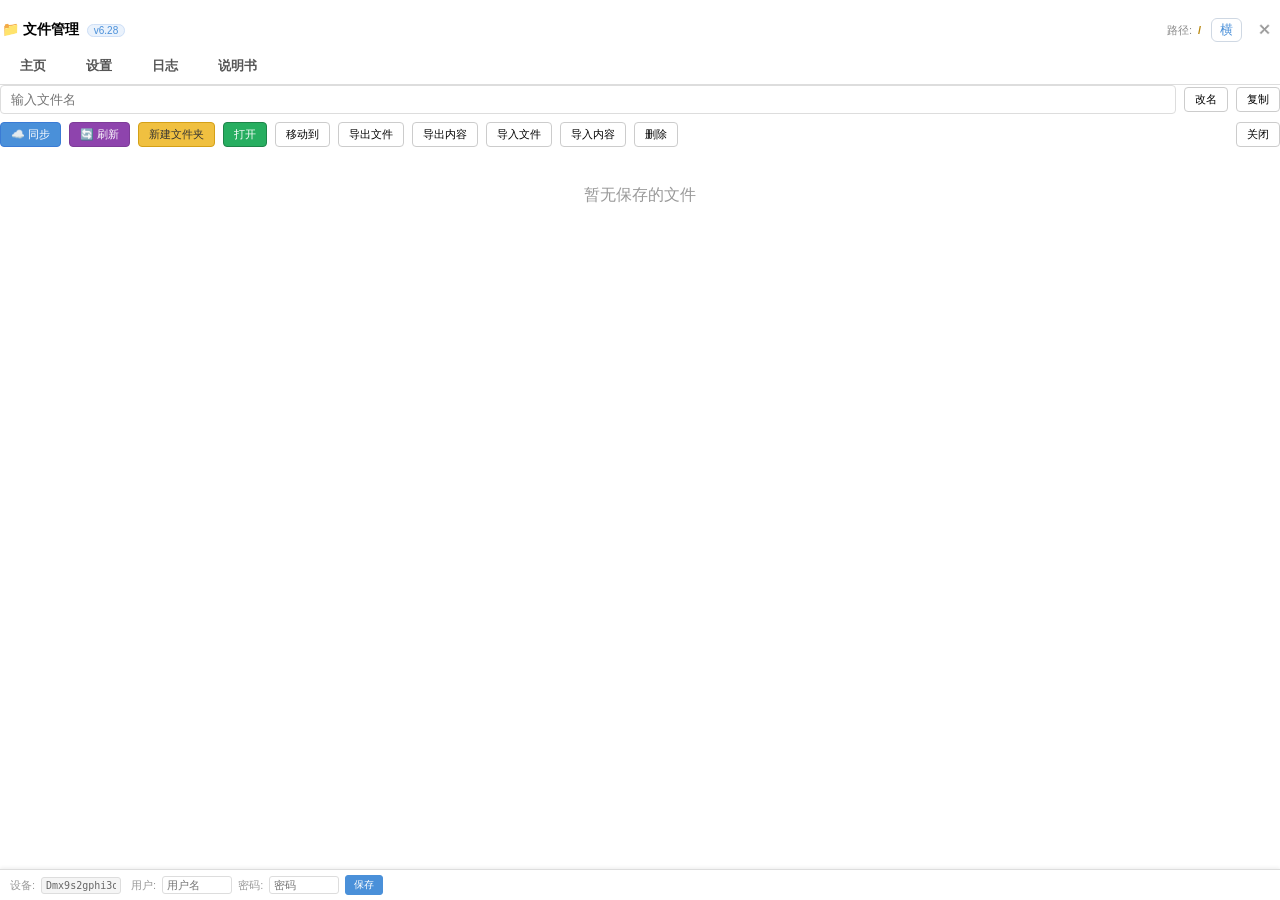
<file: 文件管理.HTML>
﻿﻿﻿﻿﻿﻿﻿﻿﻿﻿﻿﻿﻿﻿﻿﻿﻿﻿﻿﻿﻿﻿﻿﻿﻿﻿﻿﻿﻿﻿﻿﻿﻿﻿﻿﻿﻿﻿﻿﻿﻿﻿﻿﻿﻿﻿﻿﻿﻿﻿﻿﻿﻿﻿﻿﻿﻿﻿﻿﻿﻿﻿﻿﻿﻿﻿﻿﻿﻿﻿﻿﻿﻿﻿﻿﻿﻿﻿﻿﻿﻿﻿﻿﻿﻿﻿﻿﻿﻿﻿﻿﻿﻿﻿﻿﻿﻿﻿﻿﻿﻿﻿﻿﻿﻿﻿﻿﻿﻿﻿﻿﻿﻿﻿﻿﻿﻿﻿﻿﻿﻿﻿﻿﻿﻿﻿﻿﻿﻿﻿﻿﻿﻿﻿﻿﻿﻿﻿﻿﻿﻿﻿﻿﻿﻿﻿﻿﻿﻿﻿﻿﻿﻿﻿﻿﻿﻿﻿﻿﻿﻿﻿﻿﻿﻿﻿﻿﻿﻿﻿﻿﻿﻿﻿﻿﻿﻿﻿﻿﻿﻿﻿﻿﻿﻿﻿﻿﻿﻿﻿﻿﻿﻿﻿﻿﻿﻿﻿﻿﻿﻿﻿﻿﻿﻿﻿﻿﻿﻿﻿﻿﻿﻿﻿﻿﻿﻿﻿﻿﻿﻿﻿﻿﻿﻿﻿﻿﻿﻿﻿﻿﻿﻿﻿﻿﻿﻿﻿﻿﻿﻿﻿﻿﻿﻿﻿﻿﻿﻿﻿﻿﻿﻿﻿﻿﻿﻿﻿﻿﻿﻿﻿﻿﻿﻿﻿﻿﻿﻿﻿﻿﻿﻿﻿﻿﻿﻿﻿﻿﻿﻿﻿﻿﻿﻿﻿﻿﻿﻿﻿﻿﻿﻿﻿﻿﻿﻿﻿﻿﻿﻿﻿﻿﻿﻿﻿﻿﻿﻿﻿﻿﻿﻿﻿﻿﻿﻿﻿﻿﻿﻿﻿﻿﻿﻿﻿﻿﻿﻿﻿﻿﻿﻿﻿﻿﻿﻿﻿﻿﻿﻿﻿﻿﻿﻿﻿﻿﻿﻿﻿﻿﻿﻿﻿﻿﻿﻿﻿﻿﻿﻿﻿﻿﻿﻿﻿﻿﻿﻿﻿﻿﻿﻿﻿﻿﻿﻿﻿﻿﻿﻿<!DOCTYPE html>
<!--
  存储测试网页版 · 文件管理器        当前版本 6.28
  ★ 版本规则(改代码者必读): 每次修改 +0.01, 2.99 升 3.0。
    改完必须同步"三处版本号", 三处一致才算改完:
      ① 本备注的「当前版本」
      ② 页面标题标签(title)里的 v1.xx
      ③ 界面徽标(id=appVersionBadge)里的 v1.xx
    改完重新部署到 GitHub 仓库 FOXFYH/b (见 github助手 CLI)。
  版本沿革:
    6.27 (2026-11-16) 修勾选报错：批量操作条在 6.23 改版时已移除，但 click 委托里还留着 `updateBatchBar()` 调用（函数不存在）→ 每次点勾选框都抛 ReferenceError。删掉该调用，勾选只切换自己的勾选态（CDP 实测 pageerror 归零）。
6.26 (2026-11-16) 文件夹单击即进入：此前单击文件夹只记 selectedFolderId（界面无任何变化），必须再点「打开」按钮或双击才进——老板实测「点文件夹没反应」。改法：click 委托里 data-folder 分支直接 navigateFolder（勾选框 [data-check] 与删除 ✕ [data-del-folder] 除外，仍按原逻辑）。双击与「打开」按钮保留。
6.25 (2026-11-16) 修「临时行 _TL 删不掉」：① 删除兜底——删云端文件时按正牌 ID 查不到行，再按 `<正牌ID>_TL` 查一次，查到就删临时行（以前直接走「云端本来就没这行」→ 静默跳过、行永久留在云端、界面留一条删不掉的 ☁️ 行）；删完连本地索引里的 _TL 残留条目一并清掉。② 转正看门——`syncOneFileTwoPhase` 与批量两阶段里，「收为临时」不再立刻 `clearNewFileFlag`，必须等「转正确认＝转正成功」才清 isNewFile；转正失败保留标记，下次同步重试，「有正牌行才算转正完成」。③ ☁️ 仅存云端行若 ID 以 `_TL` 结尾，行内标注橙色「临时行」并给 ✕ 删除按钮（走同一个删除兜底）。
    6.24 (2026-11-16) 老板指正回退+真折叠：① 撤掉 6.23 的「🏛系统/🎒学生/📚题库」三组卡片（组头+计数是新风格，老板不接受），恢复原列表风格；② 根目录真折叠——currentFolder==='' 时只渲染文件夹行（子文件夹/仅云端文件夹），任何文件行都不许出现在根目录；③ 点进文件夹才渲染「文件夹路径」==该文件夹ID 的文件行（场次记录仍按【终身号】聚合成一条 📒 流水账）；④ 老索引缓存缺「文件夹路径」字段（folder undefined）时自动强制重拉一次「读取索引」，用云端列补 folder，避免文件因归不进夹而消失。
    6.23 (2026-11-15) 新架构积分流水账展示：① 根目录按行「文件夹路径」列把文件归入 系统(FOLDER_SYS__)/学生(FOLDER_STU__)/题库(FOLDER_TK__) 三组分组展示（组头带计数，仍可点子文件夹进入）；② 学生文件夹里的「场次记录_<姓名>_【<终身号>】」行（一生多行=活格/死格接力）按【终身号】聚合成一个 📒 流水账文件展示（只认终身号，姓名仅供查看）；③ 仅存于云端的文件夹行照常可进入（挪出原「仅存于云端」区块，文件并入各组）。
    6.22 (2026-11-09) 修「登录门禁一直重试（跑到第十几、二十几次）」：_callCloudAPICore 的 lastError / lastIsNetworkError 原本声明在 apiUrl 循环体内，循环结束后拼失败回执时越界 → 每次云端调用都直接抛 ReferenceError（lastIsNetworkError is not defined），门禁拿到的永远是 ok:false，无限重试。现把两个变量提到循环外声明，并移除旧的 window.lastError 兜底。
    6.21 (2026-11-07) 登录门禁的 4 个系统文件改为「并行单文件读取」：既避开云端函数 3 秒上限，又把门禁等待从 20 多秒压到 2~3 秒；配合 6.20 的逐文件重试，冷启动也能稳定拿到云端内容。
    6.20 (2026-11-07) 登录门禁取内容改为「逐个系统文件读取 + 每个重试3次」：云端函数有 3 秒执行上限，一次批量读多个系统文件容易整体超时，导致门禁虽然过了但内容为空、界面只剩演示数据。配合表格收缩到 67 行，读取索引稳定在 2 秒内。
    6.19 (2026-11-07) 修同步竞态与登录门禁：①批量同步回执只在「上传期间本地没再改」时才清待上传标记，避免旧快照把本地新数据标成已同步；②批量/单文件下载遇到本地未上传改动一律跳过，绝不用云端旧内容覆盖；③上传回执过期判定用当前索引而不用旧快照；④抢锁重试 3→5 次；⑤登录门禁「读取索引」失败时改用「查找 ID 999999999」兜底，避免偶发超时导致一直提示读取不到校验行。
    6.18 (2026-11-07) 修「本地改动被云端回写盖掉」：索引刷新时把临时行（ID 以 _TL 结尾 / 状态=临时）排除，不再当成正牌文件；本地若残留 _TL 条目且云端已有同名正牌行，作废该临时条目交正牌行重建。根因是首次同步的临时行未被转正，后续编辑全写进临时行、拉取时又用旧内容覆盖本地。
    6.17 (2026-11-07) 新增「一条消息批量读取全班总账」：按本地索引筛出「总账-<绝对ID>」轻账，一次「批量读取」全部取回并回给宿主，用于全班排名；不触碰「学生-<绝对ID>」详细账，避免几十条重账一次拉爆。
    6.16 (2026-11-07) 新增关键节点强制落云：宿主在一场答题结束时发 forceSyncFile，本端把指定文件立刻走两阶段提交上传，不再受「版本差≥10」阈值限制；版本差为 0 时先把终点号顶上去再推，避免被判「无需上传」；本地内容为空则不推，防止用空档盖掉云端。
    6.15 (2026-11-05) ①修「日志」「说明书」两个分页顶部一大片空白：这两个视图原本落在 #mainUI 之外，被当成独立一块挤到屏幕下半截，现启动时挪回主容器，铺满整屏。②新增右上角「横/竖」单字切换按钮，竖版由 html[data-fm="portrait"] 触发（不再绑死 560px 屏宽），可记忆；横版沿用基础 CSS，同一容器两向可用。
    6.14 (2026-11-05) 手机竖版界面重做：电脑那两排大按钮在手机上全部隐藏，改为顶部单行 5 个紧凑小按钮（同步/刷新/新建/打开/更多），其余 9 个操作收进底部「更多」抽屉；文件列表改为两行小卡片（首行图标+文件名，次行版本号/字数/状态，右侧星标与删除），文件区占满剩余高度；底部凭据条压成单行。电脑横版不变。
    6.13 (2026-11-05) 登录门禁改为轻量：只用「读取索引」拿验证行+系统文件版本号（不含题库内容），再用「批量读取」只取「系统-」4个文件内容；登录不再整表拉取题库，避免撑爆流量与本地。
    6.12 (2026-11-05) 新增 loginGateReadAll：宿主登录后一次「读取全部」，同时拿到验证行（ID 999999999）与本账号全部系统文件（含内容、起始/终点号）；宿主据此做登录门禁与版本对齐，避免登录时重复创建系统文件。
    6.11 (2026-11-05) 新增 ensureFolder 消息：宿主可为指定 ID（FOLDER_ 前缀）建云端文件夹登记行，用于「每个账号一套系统文件夹」；建行后不强制刷新索引，避免覆盖宿主待同步的系统文件。
    6.10 (2026-11-05) 修「系统-学生信息」等系统文件永远看不到：宿主把 folder 写成名称「系统」但文件管理器没有对应文件夹项，导致根目录过滤掉这些孤儿文件、也无法进入该文件夹；现改为根目录直接显示这类孤儿 folder 文件，学生信息等系统文件可正常看到与下载。
    6.09 (2026-10-25) H9二次：宿主侧通知合并（非握手消息 120ms 合帧 hostBatch，宿主侧目标≤3条）；弹窗未加载不再收 initSession（消除重复握手与凭据发空白帧）；字节口径改按实测。
    6.08 (2026-10-25) 首屏收发合并为一次会话握手：新增 initSession（一条带齐配置+凭据，回 sessionReady，且只触发一次登录同步）；弹窗 iframe 改为首次打开才加载；云端「获取表头」仅首次核对并留标记；新增批量星标 setStars；宿主内容变更合并为 contentBatch 一条收一条回执。
    6.07 (2026-10-09) 新增「日志」分页：自动记录最近 50 条（可调）webhook 收发摘要——每条含 操作名+简单摘要+成功/失败+耗时，不保存收发原文以避免占用空间；按天统计 Webhook 消耗次数，保留最近 7 天（可调）；超量/超期自动清理。新增 localStorage 键 oplog / oplog_daily；设置页新增「日志参数」模块（保留条数/保留天数）。
    6.06 (2026-10-09) 联网三处补齐：①refreshCloudIndex 中「云端有、本地未落盘」条目改为 e=s=cloudVer，消除「刚从云端下来也报版本号偏小」；②新增只读动作「批量读取」(按 ID 列表一次取回多文件)，客户端批量拉取改走它，替代逐文件下载；③删除永不触发的异常降级/异常升级死码；另补 fmReady 就绪握手。
    6.05 (2026-10-09) 补齐「上云后自动迁入 IndexedDB」：上传成功(isNewFile 清除)时立即按分层规则重落盘，非星标普通文件内容即时由 localStorage 迁入 IndexedDB，避免已上传文件内容长期滞留 localStorage。
    6.04 (2026-10-09) 三层本地缓存：核心数据与「星标」文件内容存 localStorage（星标常年落盘、不参与淘汰），其余已上云的普通文件内容改存 IndexedDB（增内存镜像 MEM + 启动预加载，保证同步读取命中）；未上云新文件暂存 localStorage、上云后自动迁入 IndexedDB；文件列表新增星标切换按钮与宿主 starFile 消息；版本号未变更时复用本地缓存、减少下载。
    6.03 (2026-09-21) 补齐与宿主的消息互动缺口（配合 index.html 1.03）：① 新增结构化同步三态推送
      syncState（state='syncing'|'done'|'error'，detail 为文本或统计对象），接入同步开始/无候选/
      冲突处置段/同步完成/同步异常各关键点，驱动宿主"微型同步状态小面板"；syncStatusChanged/
      syncToast/syncComplete 旧消息保持兼容不变；② 新增接收 case conflictResolved：宿主自备冲突
      弹窗点选后回传 resolution（accept_cloud/overwrite/make_conflict/later），按语义调用
      acceptCloudVersion/overwriteCloudWithLocal/saveConflictVersion/closeSyncConflict；
      ③ 补 init（空载荷安全处理）与 smartSyncOnOpen 接收 case。
    6.02 (2026-09-18) 写操作统一套用写入权网关：单文件 删除/移动/复制/改名/新建文件夹 原先直接调云端原语，
      现统一改走 withWriteAccess（与批量三件套一致）——先"正在获得写入权"抢云端锁→确认云端与本地完全一致→云端执行→
      **云端返回成功回执后才把结果落地本地**（改索引/删本地/刷新），等待期间仅右下角toast提示；withWriteAccess 增复用锁守卫，
      使批量操作内再调单文件操作时不重复抢/解锁。单文件删除离线模式仍保留纯本地删除兜底。
    6.01 (2026-09-18) 打勾选中+写入权网关：①文件列表每行最左侧增加复选框，作为唯一的选中态（覆盖本地文件/子文件夹/仅云端文件/仅云端文件夹，"返回上级"除外），
      勾选1个或多个均可，高亮统一用复选框；②原顶部按钮 删除/移动到/复制 直接对勾选集合生效（有勾选走集合+写入权网关，未勾选沿用旧单选），不设独立批量栏；
      ③新增写入权网关 withWriteAccess：任何写/批量操作前先"正在获得写入权"(抢云端锁)→"正在确认云端与本地完全一致"（只把
      本地修改/新建上传抹平，不下载仅云端文件），抹平后才执行，结果以云端回执为准；④设置页新增"动作后自动刷新"(默认勾选)，
      重命名/删除/复制后按此开关决定是否刷新云端索引。单文件删除改用 silent 参数并入集合单次确认。
    6.0 (2026-09-17) ★版本统一定稿：本管理器版本起自 1.11 一次性定稿为 6.0，云端脚本同步定稿为 6.0，
      一切从 6.0 重新计起。此后每次修改统一 +0.01（6.0→6.01→6.02…），不再沿用旧 2.99 进位规则。
      改完必须同步 文件管理说明书6.0.HTML 与 云端同步脚本 三处产品版本号，保持一致。
    1.11 (2026-09-17) 新增第三个"说明书"分页：tab栏新增 说明书 页签，页面内以 iframe 加载独立
      的《文件管理说明书6.0.HTML》(v1.00)，用作本管理器的使用说明与概念模型讲解。纯展示层，
      不动同步协调。说明书文件与本文件同目录，部署副本须成对更新。
    1.10 (2026-09-17) 与思维导图版本号对齐(管理器JSON为准)：contentChanged 收到带 name+content 的编辑时
      以本管理器文件JSON/终点号为权威源 bump 版本号并刷新面板，再通过 contentSaved 回推{e,s}给思维导图，
      两边显示同一权威版本号。纯客户端，不动同步协调。
    1.09 (2026-09-17) 标识系统·版本号显示修正：中段起点号S始终显示真实数值(0即0，不再灰"‑")，
      消除左0/中‑/右☁0 的不一致；三段加字段标注(本地终点E/本地起点S/云端正统版本号)，云端号改显
      "正统☁v"。纯显示层，未动同步逻辑。
    1.08 (2026-09-17) 批量两阶段同步：批量"同步提交"一次打包全部候选、云端逐个判继承返回阵列，
      本端据回执一次性批量转正/批量冲突处置；整批机械快段共占一把云端锁(holdCloudLock 压制
      callCloudAPI 自动解锁)，快段末统一释放；同步冲突仍逐个串行处置(不占锁、人工可等待)。
      云端脚本同步升级 v5.2→v5.3(同步提交/转正确认各加"文件列表"数组分支，标量模式兼容)。
    1.07 (2026-09-16) 可移植化·前缀收口：账号/设备/清缓存等初始化 localStorage 键从写死的
      storagetest_ 改为走 K()/APP_PREFIX 动态前缀，多项目同一浏览器运行数据互不串（本版默认
      appPrefix=storagetest 不变，键名对存量数据兼容）；随包新增接入 runbook 与脚本副本。
    1.06 (2026-09-16) 「文件JSON」列落实为云端唯一内容主体：物理移除「内容」列；数据均只写/只读
      文件JSON列(整JSON)，超大文件按整JSON字符串长度切片存各片段行；云端脚本同步升级 v5.1→v5.2(删内容列)。
    1.05 (2026-09-16) 云端「整JSON列」改造：云端表格最右新增 文件JSON 列，存放整个文件JSON
      作为云端主体；其他列降级为本地算好传云端照写的展示/索引列，云端不再解析JSON结构。
      上传(uploadData/writeFileToCloudWithSplit 的 数据)均追加 文件JSON 字段，超大整JSON走
      首段整JSON+内容列分片承载；云端脚本同步升级 v5.0→v5.1。
    1.04 (2026-09-16) 设置页参数改两列并列布局：利用宽度富余，把"软件自身/自动同步/冲突处置/
      缓存管理"4个参数模块在滚动区内按两列(grid 2列)并排显示，减少纵向滚动。
    1.03 (2026-09-16) 设置改造成页面内多标签：顶部新增 主页/设置 标签栏(主页左起第一个，
      设置页右起第一个，以后可往中间加新功能页)；设置由弹窗改为独立"设置"分页区块；
      新增 switchTab 切换函数。主页=原文件管理主界面，设置页=原同步设置弹窗内容。
    1.02 (2026-09-16) 修复5个前端SE不一致与字段bug：
      a. downloadCurrentFile 云端已删除分支 fileId未定义→改delId；
      b. 智能下载"允许下载"云版本号读 result.云端版本号(原误读起点号)；
      c. applyCloudDataToLocal 版本号后置到 saveFileData 之后，防 e+1 覆盖云版本号；
      d. acceptCloudVersion 版本号后置到 saveFileData 之后；
      e. saveConflictVersion 版本号后置到 saveFileData 之后。
    1.01 (2026-09-15) 同步逻辑升级为 S/E双号+两阶段提交：文件JSON改存 起点号(s)/终点号(e)，
      云端列改 起点号/终点号/状态，上传走 同步提交→转正确认 两阶段，批量改逐文件复用。
    1.00 (2026-09-15) 从 思维导图网页版 文件管理器 v2.00 移植改名，作为
      "探索新型存储方式" 项目基础版，改名存储测试，接入新云端表格。
    2.00 (2026-09-11) 建立网页版独立版本号体系。此前只有项目名
      "思维导图2.0", 部署到 Git 后无法判断线上是哪一版(曾因此误判
      表头破坏来源)。本版起 标题标签 与 界面徽标 均显示版本号。
-->
<html lang="zh-CN">
<head>
<meta charset="UTF-8">
<meta name="viewport" content="width=device-width, initial-scale=1.0, maximum-scale=1.0, user-scalable=no">
<title>文件管理 v6.28</title>
<style>
*{margin:0;padding:0;box-sizing:border-box}
body{font-family:'Microsoft YaHei','PingFang SC',sans-serif;background:#fff;height:100vh;display:flex;flex-direction:column;overflow:hidden;padding-bottom:40px}
#mainUI{display:flex;flex-direction:column;flex:1;min-height:0;overflow:hidden}
.file-item{display:flex;align-items:center;justify-content:space-between;padding:5px 10px;border-radius:4px;margin-bottom:2px;background:#f8f9fa;cursor:pointer;transition:background .15s}
.file-item:hover{background:#e8f0fe}
.file-item .file-name{font-size:11px;color:#333;flex:1;overflow:hidden;text-overflow:ellipsis;white-space:nowrap}
.file-item .file-time{font-size:9px;color:#999;margin-left:6px;white-space:nowrap}
.file-item .file-del{font-size:10px;color:#e74c3c;cursor:pointer;margin-left:6px;padding:1px 4px;border-radius:3px}
.file-item .file-del:hover{background:#fef0ef}
.file-check{display:flex;flex-shrink:0;margin:0 6px 0 0;cursor:pointer;align-items:center;pointer-events:auto}
.file-check .chkbox{width:18px;height:18px;border:1px solid #999;border-radius:3px;display:flex;align-items:center;justify-content:center;font-size:13px;line-height:1;color:#fff;background:#fff;user-select:none}
.file-check .chkbox .chktick{opacity:0}
.file-check .chkbox.checked{background:#4a90d9;border-color:#4a90d9}
.file-check .chkbox.checked .chktick{opacity:1}
.file-item.active{background:#e8f0fe;border:1px solid #4A90D9}
.file-item.selected{background:#d4e6f9;border:1px solid #2980b9}
.header{display:flex;align-items:center;justify-content:space-between;margin-bottom:8px;padding:0 2px}
.header h3{margin:0;font-size:14px}
.app-ver{font-size:10px;font-weight:normal;color:#4A90D9;background:#eaf2fc;border:1px solid #cfe0f7;border-radius:8px;padding:0 6px;margin-left:4px;vertical-align:middle;white-space:nowrap}
.header-right{display:flex;align-items:center;gap:6px;font-size:11px;color:#888}
.btn-row{display:flex;gap:8px;margin-bottom:8px;flex-wrap:wrap;align-items:center}
.btn-row input{flex:1;min-width:120px;padding:6px 10px;border:1px solid #ddd;border-radius:4px;font-size:13px}
.btn-row button,.btn-row2 button{padding:4px 10px;border:1px solid #ccc;border-radius:4px;background:#fff;cursor:pointer;font-size:11px;font-family:inherit;white-space:nowrap;transition:all .15s}
.btn-row button:hover,.btn-row2 button:hover{background:#e8f0fe;border-color:#4A90D9}
.btn-row button.primary,.btn-row2 button.primary{background:#4A90D9;color:#fff;border-color:#4A90D9}
.btn-row2{display:flex;gap:8px;margin-bottom:8px;flex-wrap:wrap}
.btn-row2 .spacer{flex:1}
#fileList{flex:1;overflow-y:auto;min-height:100px}
.file-main{display:flex;align-items:center;gap:4px;flex:1;min-width:0}
.file-main .file-name{flex:1;min-width:0}
.file-meta{display:flex;align-items:center;gap:2px;flex-shrink:0;overflow:hidden}
.file-acts{display:flex;align-items:center;flex-shrink:0}
/* 手机专用：单行工具栏 + 「更多」抽屉（电脑端不显示） */
#fmMobileBar,#fmMoreSheet{display:none}
</style>
<link rel="stylesheet" href="mobile.css?v=2.0.5">
</head>
<body>
<div id="mainUI">
<div class="header">
  <h3>📁 文件管理 <span id="appVersionBadge" class="app-ver" title="挑战答题 文件管理器 版本号">v6.28</span></h3>
  <div class="header-right">
    <span>路径:</span>
    <span id="folderPath" style="font-weight:bold;color:#b8860b">/</span>
    <button id="fmOrientBtn" onclick="toggleFmOrientation()" title="横版 / 竖版切换" style="margin-left:4px;padding:2px 8px;border:1px solid #cfd8e3;border-radius:6px;background:#fff;cursor:pointer;font-size:13px;color:#4A90D9">竖</button>
    <button onclick="closeSelf()" title="关闭" style="margin-left:4px;padding:2px 6px;border:none;border-radius:4px;background:#fff;cursor:pointer;font-size:14px;color:#999;transition:all .2s" onmouseover="this.style.background='#f5f5f5';this.style.color='#e74c3c'" onmouseout="this.style.background='#fff';this.style.color='#999'">✕</button>
  </div>
</div>
<div id="tab-bar" style="display:flex;border-bottom:1px solid #ddd;background:#fff;flex-shrink:0;font-size:13px">
  <div class="app-tab active" data-tab="home" onclick="switchTab('home')" style="padding:7px 20px;cursor:pointer;border-bottom:2px solid transparent;color:#555;font-weight:bold">主页</div>
  <div class="app-tab" data-tab="settings" onclick="switchTab('settings')" style="padding:7px 20px;cursor:pointer;border-bottom:2px solid transparent;color:#555;font-weight:bold">设置</div>
  <div class="app-tab" data-tab="log" onclick="switchTab('log')" style="padding:7px 20px;cursor:pointer;border-bottom:2px solid transparent;color:#555;font-weight:bold">日志</div>
  <div class="app-tab" data-tab="guide" onclick="switchTab('guide')" style="padding:7px 20px;cursor:pointer;border-bottom:2px solid transparent;color:#555;font-weight:bold">说明书</div>
  <div style="flex:1;border-bottom:2px solid transparent"></div>
</div>
<div id="view-home" style="display:flex;flex-direction:column;flex:1;min-height:0;overflow:hidden">
<div id="fmMobileBar">
  <button class="mb" onclick="batchSync(true)"><i>☁️</i><b>同步</b></button>
  <button class="mb" onclick="refreshCloudIndex()"><i>🔄</i><b>刷新</b></button>
  <button class="mb" onclick="createFolder()"><i>📁</i><b>新建</b></button>
  <button class="mb" onclick="openSelectedFile()"><i>📂</i><b>打开</b></button>
  <button class="mb" onclick="toggleMoreSheet(true)"><i>⋯</i><b>更多</b></button>
</div>
<div id="fmMoreSheet" onclick="if(event.target===this)toggleMoreSheet(false)">
  <div class="sheet">
    <div class="sheet-title"><span>更多操作</span><span class="sheet-x" onclick="toggleMoreSheet(false)">✕</span></div>
    <div class="sheet-grid">
      <button onclick="moreClose();showRenameDialog()">改名</button>
      <button onclick="moreClose();copyCurrentFile()">复制</button>
      <button onclick="moreClose();showMoveFileDialog()">移动到</button>
      <button onclick="moreClose();exportFileJSON()">导出文件</button>
      <button onclick="moreClose();exportSelectedFile()">导出内容</button>
      <button onclick="moreClose();importFileJSON()">导入文件</button>
      <button onclick="moreClose();importFile()">导入内容</button>
      <button class="danger" onclick="moreClose();deleteSelectedFile()">删除</button>
      <button onclick="moreClose();closeSelf()">关闭</button>
    </div>
  </div>
</div>
<div class="btn-row">
  <input id="fileNameInput" type="text" placeholder="输入文件名" readonly>
  <button onclick="showRenameDialog()">改名</button>
  <button onclick="copyCurrentFile()">复制</button>
</div>
<div class="btn-row2">
  <button onclick="batchSync(true)" id="syncBtn" style="background:#4A90D9;color:#fff;border-color:#3a7bd5">☁️ 同步</button>
  <button onclick="refreshCloudIndex()" id="refreshBtn" style="background:#8e44ad;color:#fff;border-color:#7d3c98">🔄 刷新</button>
  <button onclick="createFolder()" style="background:#f0c040;border-color:#d4a017;color:#333">新建文件夹</button>
  <button onclick="openSelectedFile()" style="background:#27ae60;border-color:#1e8449;color:#fff">打开</button>
  <button onclick="showMoveFileDialog()">移动到</button>
  <button onclick="exportFileJSON()">导出文件</button>
  <button onclick="exportSelectedFile()">导出内容</button>
  <button onclick="importFileJSON()">导入文件</button>
  <button onclick="importFile()">导入内容</button>
  <button onclick="deleteSelectedFile()">删除</button>
  <span class="spacer"></span>
  <button onclick="closeSelf()">关闭</button>
</div>
<div id="fileList"></div>
<div id="authBar" style="position:fixed;bottom:0;left:0;right:0;display:flex;align-items:center;gap:6px;padding:5px 10px;border-top:1px solid #ddd;background:#fff;box-shadow:0 -1px 4px rgba(0,0,0,.08);font-size:11px;z-index:100">
  <div style="display:flex;align-items:center;gap:6px;flex-shrink:0">
    <span style="color:#999">设备:</span><input id="deviceIdInput" type="text" readonly style="width:80px;padding:2px 4px;border:1px solid #ddd;border-radius:3px;font-size:10px;background:#f5f5f5;color:#666;font-family:monospace">
    <span style="color:#999;margin-left:4px">用户:</span><input id="usernameInput" type="text" placeholder="用户名" style="width:70px;padding:2px 4px;border:1px solid #ddd;border-radius:3px;font-size:11px">
    <span style="color:#999">密码:</span><input id="passwordInput" type="text" placeholder="密码" style="width:70px;padding:2px 4px;border:1px solid #ddd;border-radius:3px;font-size:11px">
    <button onclick="saveAuthInfo()" style="padding:2px 8px;border:1px solid #4A90D9;border-radius:3px;background:#4A90D9;color:#fff;cursor:pointer;font-size:10px">保存</button>
    <span id="authStatus" style="color:#999;font-size:10px"></span>
  </div>
  <div style="flex:1"></div>
  <div id="statusToast" style="max-width:50%;overflow:hidden;text-overflow:ellipsis;white-space:nowrap;font-size:11px;color:#666;text-align:right;opacity:0;transition:opacity .3s"></div>
</div>
</div>
<div id="view-settings" style="display:none;flex-direction:column;flex:1;min-height:0;overflow:hidden">
  <div style="display:flex;flex-direction:column;flex:1;min-height:0;padding:12px 16px;overflow:hidden">
    <div style="font-size:15px;font-weight:bold;color:#333;margin-bottom:10px">同步设置</div>
    <div style="flex:1;min-height:0;overflow-y:auto;padding-right:6px">
    <div style="display:grid;grid-template-columns:1fr 1fr;gap:10px">

    <!-- 第一类：软件自身参数（只读） -->
    <div style="border:1px solid #d4e6f9;border-radius:6px;padding:8px 10px;margin-bottom:10px;background:#f0f6ff">
      <div style="font-size:12px;font-weight:bold;color:#2c6fbb;margin-bottom:6px">🔧 软件自身参数 <span style="font-weight:normal;color:#999;font-size:10px">（写死，更换应用时改代码）</span></div>
      <div style="display:grid;grid-template-columns:1fr 1fr;gap:6px 10px">
        <div><label style="font-size:11px;color:#666">键名统一前缀</label><input id="syncAppPrefix" type="text" readonly title="所有localStorage键名的前缀，用于区分不同项目，更换应用时需改代码" style="width:100%;padding:3px 6px;border:1px solid #d0d0d0;border-radius:3px;font-size:11px;margin-top:2px;background:#e8e8e8;color:#888;font-family:monospace"></div>
        <div><label style="font-size:11px;color:#666">操作目标表格</label><input id="syncSheetName" type="text" readonly title="WPS多维表格中用于存储数据的表名，更换应用时需改代码" style="width:100%;padding:3px 6px;border:1px solid #d0d0d0;border-radius:3px;font-size:11px;margin-top:2px;background:#e8e8e8;color:#888"></div>
        <div style="grid-column:1/-1"><label style="font-size:11px;color:#666">云函数地址</label><input id="syncApiUrl" type="text" readonly title="AirScript云函数的API入口地址" style="width:100%;padding:3px 6px;border:1px solid #d0d0d0;border-radius:3px;font-size:11px;margin-top:2px;background:#e8e8e8;color:#888;font-family:monospace"></div>
        <div style="grid-column:1/-1"><label style="font-size:11px;color:#666">脚本地址</label><input id="syncWebhookUrl" type="text" readonly title="WPS脚本的webhook地址，用于触发云端同步任务" style="width:100%;padding:3px 6px;border:1px solid #d0d0d0;border-radius:3px;font-size:11px;margin-top:2px;background:#e8e8e8;color:#888;font-family:monospace"></div>
        <div style="grid-column:1/-1"><label style="font-size:11px;color:#666">AirScript Token</label><input id="syncToken" type="text" readonly placeholder="未设置" title="AirScript执行令牌，部分脚本需要此token才能运行" style="width:100%;padding:3px 6px;border:1px solid #d0d0d0;border-radius:3px;font-size:11px;margin-top:2px;background:#e8e8e8;color:#888;font-family:monospace"></div>
      </div>
    </div>

    <!-- 第二类：自动同步参数 -->
    <div style="border:1px solid #d5f5e3;border-radius:6px;padding:8px 10px;margin-bottom:10px;background:#f0faf4">
      <div style="font-size:12px;font-weight:bold;color:#1e8449;margin-bottom:6px">🔄 自动同步参数</div>
      <div style="display:grid;grid-template-columns:1fr 1fr;gap:6px 10px">
        <div><label style="font-size:11px;color:#666">检查间隔(分)</label><input id="syncCloudCheckInterval" type="number" value="5" min="1" max="60" title="定时检查云端变化的间隔分钟数，到期自动触发同步" style="width:100%;padding:3px 6px;border:1px solid #ddd;border-radius:3px;font-size:11px;margin-top:2px"></div>
        <div><label style="font-size:11px;color:#666">同步差值</label><input id="syncThreshold" type="number" value="10" min="1" max="50" title="受监控文件（编辑+镜像）的累计版本差值达到此数时触发同步" style="width:100%;padding:3px 6px;border:1px solid #ddd;border-radius:3px;font-size:11px;margin-top:2px"></div>
        <div><label style="font-size:11px;color:#666">差值同步间隔(秒)</label><input id="syncDeltaInterval" type="number" value="5" min="1" max="60" title="差值触发同步后，至少等待多少秒才能再次差值触发" style="width:100%;padding:3px 6px;border:1px solid #ddd;border-radius:3px;font-size:11px;margin-top:2px"></div>
        <div><label style="font-size:11px;color:#666">重试次数</label><input id="syncRetryCount" type="number" value="5" min="1" max="10" title="同步请求失败后的最大重试次数" style="width:100%;padding:3px 6px;border:1px solid #ddd;border-radius:3px;font-size:11px;margin-top:2px"></div>
        <div><label style="font-size:11px;color:#666">重试间隔(秒)</label><input id="syncRetryInterval" type="number" value="2" min="1" max="10" title="每次重试之间等待的秒数" style="width:100%;padding:3px 6px;border:1px solid #ddd;border-radius:3px;font-size:11px;margin-top:2px"></div>
        <div><label style="font-size:11px;color:#666">任务间隔(秒)</label><input id="syncTaskInterval" type="number" value="0" min="0" max="30" title="两次同步任务之间的最小间隔秒数，0表示不限制" style="width:100%;padding:3px 6px;border:1px solid #ddd;border-radius:3px;font-size:11px;margin-top:2px"></div>
        <div><label style="font-size:11px;color:#666">镜像文件前缀</label><input id="syncMirrorPrefix" type="text" value="★" title="文件名以此前缀开头的自动识别为镜像文件，受监控并享受特殊同步策略（与项目约定俗成）" style="width:100%;padding:3px 6px;border:1px solid #ddd;border-radius:3px;font-size:11px;margin-top:2px"></div>
        <div style="display:flex;align-items:center;gap:6px;grid-column:1/-1;margin-top:2px"><input id="syncEnabled" type="checkbox" checked><label for="syncEnabled" style="margin:0;font-size:11px;color:#666">启用云同步</label></div>
        <div style="display:flex;align-items:center;gap:6px;grid-column:1/-1;margin-top:2px"><input id="syncAutoRefreshOnOpen" type="checkbox" checked><label for="syncAutoRefreshOnOpen" style="margin:0;font-size:11px;color:#666">打开时自动刷新</label></div>
        <div style="display:flex;align-items:center;gap:6px;grid-column:1/-1;margin-top:2px"><input id="syncAutoRefreshAfterAction" type="checkbox" checked><label for="syncAutoRefreshAfterAction" style="margin:0;font-size:11px;color:#666">动作后自动刷新（重命名/移动/复制/删除后刷新云端索引）</label></div>
      </div>
    </div>

    <!-- 第三类：冲突处置参数 -->
    <div style="border:1px solid #f5cba7;border-radius:6px;padding:8px 10px;margin-bottom:10px;background:#fef5ee">
      <div style="font-size:12px;font-weight:bold;color:#ca6f1e;margin-bottom:6px">⚔️ 冲突处置参数</div>
      <div style="display:grid;grid-template-columns:1fr 1fr;gap:6px 10px">
        <div style="grid-column:1/-1"><label style="font-size:11px;color:#666">冲突处置模式</label><select id="syncConflictMode" title="人工精细：每次冲突弹窗选择；暴力：版本号大的自动覆盖；半自动：根据阈值和丢步容忍度自动判断" style="width:100%;padding:3px 6px;border:1px solid #ddd;border-radius:3px;font-size:11px;margin-top:2px"><option value="manual">人工精细处理（默认）</option><option value="violent">暴力处理（谁大覆盖谁）</option><option value="semi_auto">半自动模式</option></select></div>
        <div><label style="font-size:11px;color:#666">半自动-差异阈值</label><input id="syncSemiAutoThreshold" type="number" value="100" min="1" style="width:100%;padding:3px 6px;border:1px solid #ddd;border-radius:3px;font-size:11px;margin-top:2px" title="差异大于此值暴力覆盖"></div>
        <div><label style="font-size:11px;color:#666">半自动-下载丢步容忍</label><input id="syncSemiAutoDownloadLoss" type="number" value="4" min="0" style="width:100%;padding:3px 6px;border:1px solid #ddd;border-radius:3px;font-size:11px;margin-top:2px" title="下载时本地丢步小于此值自动同意"></div>
        <div><label style="font-size:11px;color:#666">半自动-上传丢步容忍</label><input id="syncSemiAutoUploadLoss" type="number" value="4" min="0" style="width:100%;padding:3px 6px;border:1px solid #ddd;border-radius:3px;font-size:11px;margin-top:2px" title="上传时云端丢步小于此值自动同意"></div>
      </div>
    </div>

    <!-- 第四类：缓存管理 -->
    <div style="border:1px solid #d2b4de;border-radius:6px;padding:8px 10px;margin-bottom:10px;background:#f5eef8">
      <div style="font-size:12px;font-weight:bold;color:#7d3c98;margin-bottom:6px">💾 缓存管理</div>
      <div style="display:grid;grid-template-columns:1fr 1fr;gap:6px 10px">
        <div><label style="font-size:11px;color:#666">缓存上限(%)</label><input id="syncCacheMaxUsage" type="number" value="70" min="30" max="95" style="width:100%;padding:3px 6px;border:1px solid #ddd;border-radius:3px;font-size:11px;margin-top:2px" title="本地存储使用量超过此比例时自动清理老文件"></div>
        <div><label style="font-size:11px;color:#666">不缓存阈值(字符)</label><input id="syncCacheMaxFileChars" type="number" value="1000000" min="100000" style="width:100%;padding:3px 6px;border:1px solid #ddd;border-radius:3px;font-size:11px;margin-top:2px" title="单个文件超过此字符数不缓存本地"></div>
      </div>
    </div>

    <!-- 第五类：日志参数 -->
    <div style="border:1px solid #f9e79f;border-radius:6px;padding:8px 10px;margin-bottom:10px;background:#fefce8">
      <div style="font-size:12px;font-weight:bold;color:#b7950b;margin-bottom:6px">📝 日志参数</div>
      <div style="display:grid;grid-template-columns:1fr 1fr;gap:6px 10px">
        <div><label style="font-size:11px;color:#666">保留条数</label><input id="syncOplogMax" type="number" value="50" min="10" max="500" style="width:100%;padding:3px 6px;border:1px solid #ddd;border-radius:3px;font-size:11px;margin-top:2px" title="收发日志最多保留的条数，超出后自动淘汰最旧的"></div>
        <div><label style="font-size:11px;color:#666">保留天数</label><input id="syncOplogKeepDays" type="number" value="7" min="1" max="60" style="width:100%;padding:3px 6px;border:1px solid #ddd;border-radius:3px;font-size:11px;margin-top:2px" title="每日 Webhook 消耗统计与日志的保留天数，超过后自动清理"></div>
      </div>
    </div>

    </div>
    <div style="display:flex;justify-content:flex-end;gap:8px;margin-top:10px">
      <button onclick="closeSyncSettings()" style="padding:6px 18px;border-radius:5px;border:1px solid #ccc;background:#fff;cursor:pointer;font-family:inherit;font-size:13px">取消</button>
      <button onclick="saveSyncSettings()" style="padding:6px 18px;border-radius:5px;border:1px solid #4A90D9;background:#4A90D9;color:#fff;cursor:pointer;font-family:inherit;font-size:13px">保存</button>
    </div>
    </div>
    </div>
  </div>
</div>

<div id="view-log" style="display:none;flex-direction:column;flex:1;min-height:0;overflow:hidden">
  <div style="display:flex;flex-direction:column;flex:1;min-height:0;padding:12px 16px;overflow:hidden">
    <div style="display:flex;align-items:center;justify-content:space-between;margin-bottom:8px">
      <div style="font-size:15px;font-weight:bold;color:#333">📝 收发日志</div>
      <div style="display:flex;gap:8px">
        <button onclick="renderOplog()" style="padding:4px 12px;border:1px solid #ccc;border-radius:5px;background:#fff;cursor:pointer;font-size:12px;font-family:inherit">刷新</button>
        <button onclick="clearOplog()" style="padding:4px 12px;border:1px solid #e74c3c;border-radius:5px;background:#fff;color:#e74c3c;cursor:pointer;font-size:12px;font-family:inherit">清空日志</button>
      </div>
    </div>
    <div id="oplogStats" style="border:1px solid #d4e6f9;border-radius:6px;padding:8px 10px;margin-bottom:6px;background:#f0f6ff;font-size:12px;color:#333"></div>
    <div id="oplogHint" style="font-size:11px;color:#999;margin-bottom:4px"></div>
    <div id="oplogList" style="flex:1;min-height:0;overflow-y:auto;border:1px solid #eee;border-radius:6px"></div>
  </div>
</div>

<div id="view-guide" style="display:none;flex-direction:column;flex:1;min-height:0;overflow:hidden">
  <iframe id="guideFrame" src="文件管理说明书6.0.HTML" style="width:100%;height:100%;border:none;background:#fff"></iframe>
</div>

<div id="sync-conflict-modal" style="display:none;position:fixed;top:0;left:0;width:100%;height:100%;background:rgba(0,0,0,.4);z-index:200;justify-content:center;align-items:center">
  <div style="background:#fff;border-radius:10px;padding:20px;width:380px;max-width:90vw;box-shadow:0 8px 30px rgba(0,0,0,.2)">
    <h3>⚠️ 版本冲突</h3>
    <p id="conflictDesc" style="font-size:13px;color:#666;margin:10px 0">版本不一致</p>
    <div style="background:#f5f5f5;padding:10px;border-radius:4px;font-size:12px;margin:10px 0">
      <div>本地版本：<span id="localVersion">-</span></div>
      <div>云端版本：<span id="cloudVersion">-</span></div>
      <div>共同号：<span id="syncVersion">-</span> <span style="color:#999;font-size:10px">(上次同步一致版本)</span></div>
    </div>
    <div style="display:flex;flex-direction:column;gap:6px;margin-top:16px" id="conflictBtns">
      <button style="padding:8px 18px;border:none;border-radius:5px;border:1px solid #4A90D9;background:#4A90D9;color:#fff;cursor:pointer;font-size:13px" onclick="acceptCloudVersion()">使用云端版本（覆盖本地）</button>
      <button onclick="saveConflictVersion()" style="padding:8px 18px;border-radius:5px;border:1px solid #ccc;background:#fff;cursor:pointer;font-size:13px">建立冲突版本</button>
      <button id="btnOverwriteCloud" onclick="overwriteCloudWithLocal()" style="padding:8px 18px;border-radius:5px;border:1px solid #ccc;background:#fff;cursor:pointer;font-size:13px">用本地覆盖云端</button>
      <button id="btnDeleteCloud" onclick="deleteCloudVersion()" style="padding:8px 18px;border-radius:5px;border:1px solid #e74c3c;background:#fff;color:#e74c3c;cursor:pointer;font-size:13px;display:none">删除云端版本（等上传阶段再占领）</button>
      <button onclick="closeSyncConflict()" style="padding:8px 18px;border-radius:5px;border:1px solid #ccc;background:#f5f5f5;cursor:pointer;font-size:13px">稍后处理</button>
    </div>
    <div id="conflictCountdown" style="text-align:center;margin-top:10px;font-size:12px;color:#e67e22;display:none"></div>
  </div>
</div>

<script>
// ============================================================
// 通用文件同步管理器 v1.0
// 遵循《通用文件同步管理器-文件协议规范v1.0》
// ============================================================

const PRIMARY_API_URLS=['https://1408347752-dxgsap4qrj.ap-guangzhou.tencentscf.com'];
const FALLBACK_API_URLS=[];
const MAX_CLOUD_CHARS=30000;

// APP_PREFIX：应用唯一前缀，不同应用必须使用不同前缀
// 可通过同步设置修改，也可通过 postMessage('initConfig') 初始化
let APP_PREFIX='storagetest';

// 设备标识：用于云端抢锁，每个浏览器实例唯一
// 延迟到 getSyncConfig() 解析出真实前缀后再生成，避免键名落在默认前缀下
let DEVICE_ID='';
function ensureDeviceId(){
  let id=localStorage.getItem(K('device_id'));
  if(!id){id='D'+Date.now().toString(36)+Math.random().toString(36).substr(2,4);localStorage.setItem(K('device_id'),id);}
  DEVICE_ID=id;return id;
}

// 用户认证信息：用户名+密码，持久化到localStorage
// 必须在 APP_PREFIX 解析完成后调用 loadAuthFromStorage()，否则读到的是默认前缀下的空值
let AUTH_USERNAME='';
let AUTH_PASSWORD='';
function loadAuthFromStorage(){
  AUTH_USERNAME=localStorage.getItem(K('auth_user'))||'';
  AUTH_PASSWORD=localStorage.getItem(K('auth_pass'))||'';
  return !!(AUTH_USERNAME&&AUTH_PASSWORD);
}

function saveAuthInfo(){
  const u=document.getElementById('usernameInput').value.trim();
  const p=document.getElementById('passwordInput').value.trim();
  if(!u||!p){toast('用户名和密码不能为空','warn');return}
  AUTH_USERNAME=u;AUTH_PASSWORD=p;
  localStorage.setItem(K('auth_user'),u);
  localStorage.setItem(K('auth_pass'),p);
  document.getElementById('authStatus').textContent='已保存';
  document.getElementById('authStatus').style.color='#27ae60';
  setTimeout(()=>{document.getElementById('authStatus').textContent=''},2000);
}

function initAuthBar(){
  document.getElementById('deviceIdInput').value=DEVICE_ID;
  document.getElementById('usernameInput').value=AUTH_USERNAME;
  document.getElementById('passwordInput').value=AUTH_PASSWORD;
}

// 存储键名生成函数：所有 localStorage 键通过此函数生成
function K(suffix){return APP_PREFIX+'_'+suffix}

const DEFAULT_SYNC_CONFIG={enabled:true,apiUrl:PRIMARY_API_URLS[0],webhookUrl:'https://www.kdocs.cn/api/v3/ide/file/519302387327/script/V2-6t4db1ZSsEPesqKsD7aj3/sync_task',token:'',cloudCheckInterval:5,syncThreshold:10,syncDeltaInterval:5,sheetName:'抽奖考试',retryCount:5,retryInterval:2,conflictMode:'manual',semiAutoThreshold:100,semiAutoDownloadLoss:4,semiAutoUploadLoss:4,taskInterval:0,appPrefix:'exam',cacheMaxUsage:0.7,cacheMaxFileChars:1000000,mirrorPrefix:'系统-',autoRefreshOnOpen:true,autoRefreshAfterAction:true,oplogMax:50,oplogKeepDays:7};

let syncConfig=null;
let cloudFileCache=new Map();
let currentFolder='';
let currentFileName='';
let currentFileContent='';
let selectedFileId='';
let selectedFileName='';
let selectedFolderId='';  // 选中的文件夹ID（FOLDER_xxx），用于移动/打开文件夹
let selectedBatchSet=new Set();  // 批量多选集（存文件/文件夹ID字符串）
let syncMutex=false;
let syncQueue=[];
let conflictResolver=null;
let pendingCloudVersion=null;
let conflictContext='';
let lastSyncTime=0;
let _networkTime=null;
let _networkTimeFetched=0;
let autoSyncTimer=null;
let autoSyncCheckTimer=null;
let lastDeltaSyncTime=0;

// ========== 文件标志系统（同步逻辑2.1） ==========
// editingFileId: 当前正在编辑的文件ID（内存，不持久化，只能有一个）
// mirrorFileIds: 镜像文件ID集合（内存，不持久化，文件名前缀★判断）
// 普通文件: 无特殊标志
let editingFileId=null;
let mirrorFileIds=new Set();

function isMirrorFile(name){if(!name)return false;const prefix=(getSyncConfig().mirrorPrefix||'★');return name.startsWith(prefix)}
function refreshMirrorFileIds(){mirrorFileIds.clear();const idx=getFileIndex();for(const f of idx){if(isMirrorFile(f.name))mirrorFileIds.add(f.id)}}

function syncCurrentFileFromLocal(){
  const name=localStorage.getItem(K('current_file'))||'';
  if(!name)return;
  currentFileName=name;
  const meta=getFileMeta(name);
  if(meta&&meta.id){
    const fd=loadFileDataById(meta.id);
    if(fd&&fd.data)currentFileContent=fd.data;
  }
  if(!currentFileContent){
    const fd=loadFileData(name);
    if(fd&&fd.data)currentFileContent=fd.data;
  }
}

function formatBeijingTime(ts){
  const d=new Date(ts||Date.now());
  const pad=n=>String(n).padStart(2,'0');
  const fmt=new Intl.DateTimeFormat('zh-CN',{timeZone:'Asia/Shanghai',year:'numeric',month:'2-digit',day:'2-digit',hour:'2-digit',minute:'2-digit',second:'2-digit',hour12:false});
  const parts={};fmt.formatToParts(d).forEach(p=>parts[p.type]=p.value);
  return parts.year+'-'+parts.month+'-'+parts.day+' '+parts.hour+':'+parts.minute+':'+parts.second;
}

function getLastEditTime(){
  return localStorage.getItem(K('last_edit_time'))||'';
}

// H9二次：宿主侧通知合并——握手消息即时发，其余攒到本轮同步结束（pullAllComplete）合并成一帧 hostBatch
var HOST_PENDING=[],HOST_FLUSH_TIMER=null,HOST_SEEN_SYNC=false;
var HOST_IMMEDIATE={fmReady:1,sessionReady:1,bankDeleted:1,bankDeleteFailed:1};
function scheduleHostFlush(ms){
  if(HOST_FLUSH_TIMER)clearTimeout(HOST_FLUSH_TIMER);
  HOST_FLUSH_TIMER=setTimeout(flushHostPending,ms);
}
var HOST_LAST_WINS={syncState:1,syncStatusChanged:1,syncComplete:1,pullAllComplete:1};
function flushHostPending(){
  if(HOST_FLUSH_TIMER){clearTimeout(HOST_FLUSH_TIMER);HOST_FLUSH_TIMER=null;}
  var items=HOST_PENDING;HOST_PENDING=[];
  if(!items.length)return;
  // 同类状态只留最后一条、提示只留最后一条，进一步压字节
  var lastIdx={};
  items.forEach(function(it,i){if(it.type==='syncToast'||HOST_LAST_WINS[it.type])lastIdx[it.type]=i;});
  var out=items.filter(function(it,i){
    if(it.type==='syncToast'||HOST_LAST_WINS[it.type])return i===lastIdx[it.type];
    return true;
  });
  if(!out.length)return;
  try{
    if(out.length===1){
      // 只剩一条就不再套 hostBatch 外壳，避免小消息反而变大
      window.parent.postMessage(out[0],'*');
    }else{
      window.parent.postMessage({type:'hostBatch',items:out},'*');
    }
  }catch(e){}
}
function notifyParent(type,data){
  if(!(window.parent&&window.parent!==window))return;
  if(HOST_IMMEDIATE[type]){
    window.parent.postMessage({type,...data},'*');
    return;
  }
  HOST_PENDING.push(Object.assign({type:type},data||{}));
  // 同步提交完成后再等 3 秒，把紧随其后的批量拉取通知也吞进同一帧
  if(type==='syncComplete'){HOST_SEEN_SYNC=true;scheduleHostFlush(3000);return;}
  // 批量拉取收尾：同步回合已出现，则 300ms 后把整轮一次发完
  if(type==='pullAllComplete'&&HOST_SEEN_SYNC){scheduleHostFlush(300);return;}
  // 兜底：没有收尾信号时最多攒 4 秒，必须发出去，不许闷在队列里
  if(!HOST_FLUSH_TIMER)scheduleHostFlush(4000);
}

// 结构化同步三态推送（v6.03）：state='syncing'|'done'|'error'，detail 为文本或统计对象
function notifyParentSyncState(state,detail){
  notifyParent('syncState',{state,detail});
}

function closeSelf(){
  notifyParent('closeFileManager',{});
}

function genFileId(){return Math.floor(1000000000+Math.random()*9000000000).toString()}
function countChars(str){return [...(str||'')].length}

// 整JSON拆分：超过30000字符时按整JSON字符串长度切分为多段（每段为一个JSON片段行）
function splitCloudJson(wholeJson,baseId){
  const totalLen=wholeJson.length;
  if(totalLen<=MAX_CLOUD_CHARS)return null; // 无需拆分
  const totalParts=Math.ceil(totalLen/MAX_CLOUD_CHARS);
  const parts=[];
  for(let i=0;i<totalParts;i++){
    const start=i*MAX_CLOUD_CHARS;
    const end=Math.min(start+MAX_CLOUD_CHARS,totalLen);
    const partJson=wholeJson.slice(start,end);
    const partId=i===0?baseId:baseId+'-'+(i+1);
    const charCountStr=totalLen+'-'+(i+1)+'/'+totalParts;
    parts.push({id:partId,json:partJson,charCountStr});
  }
  return parts;
}

// 从云端行整JSON列提取内容（无分片，单行文件JSON为完整JSON）
function extractCloudContent(file){
  try{const p=JSON.parse((file&&file['文件JSON'])||'');return p&&p.内容?p.内容:''}catch(e){return ''}
}

// 合并云端分片行的文件JSON列，还原完整内容（分片时各段文件JSON=整JSON片段）
function joinCloudFragmentsContent(fragments){
  const sorted=[...fragments].sort((a,b)=>{const pa=parseCharCountStr(a['内容字符数']);const pb=parseCharCountStr(b['内容字符数']);return(pa?pa.part:1)-(pb?pb.part:1)});
  let json='';for(const frag of sorted)json+=frag['文件JSON']||frag['内容']||'';
  try{const p=JSON.parse(json);return p.内容||''}catch(e){return ''}
}

// 解析字符数字段，返回{total,part,totalParts}或null
function parseCharCountStr(str){
  if(!str)return null;
  const m=String(str).match(/^(\d+)-(\d+)\/(\d+)$/);
  if(!m)return null;
  return{total:parseInt(m[1]),part:parseInt(m[2]),totalParts:parseInt(m[3])};
}

// 查找云端所有拆分片段（包括主ID和后缀ID）
async function findCloudFragments(baseId){
  const fragments=[];
  // 查找主ID
  const mainResult=await findFileInCloudById(baseId);
  if(mainResult.file)fragments.push(mainResult.file);
  // 查找后缀ID -2, -3, ... 最多查到-20防止无限
  for(let i=2;i<=20;i++){
    const suffixId=baseId+'-'+i;
    const result=await findFileInCloudById(suffixId);
    if(!result.file)break; // 连续编号，断了就停
    fragments.push(result.file);
  }
  return fragments;
}

// 合并云端拆分片段为完整内容
async function mergeCloudFragments(baseId,mainFile){
  const mainParsed=parseCharCountStr(mainFile.内容字符数);
  if(!mainParsed||mainParsed.totalParts<=1)return extractCloudContent(mainFile); // 无需合并：单行整JSON直接解析
  // 检查版本一致性（正牌文件 起点号==终点号）
  const mainVer=parseInt(mainFile.起点号||'0');
  const fragments=await findCloudFragments(baseId);
  // 按part编号排序
  const sorted=[];
  for(const f of fragments){
    const p=parseCharCountStr(f.内容字符数);
    if(!p||p.total!==mainParsed.total||parseInt(f.起点号||'0')!==mainVer){
      return{error:'片段版本不一致或格式异常，无法合并',partial:true};
    }
    sorted.push({part:p.part,json:f['文件JSON']||''});
  }
  sorted.sort((a,b)=>a.part-b.part);
  if(sorted.length<mainParsed.totalParts){
    return{error:'片段未到齐('+sorted.length+'/'+mainParsed.totalParts+')，无法合并',partial:true};
  }
  const fullJson=sorted.map(s=>s.json).join('');
  try{const p=JSON.parse(fullJson);return p.内容||''}catch(e){return{error:'合并后JSON解析失败，无法还原内容',partial:true}}
}

// 删除云端多余的拆分片段（上轮残留）
async function cleanupCloudFragments(baseId,keepPartCount){
  let cleaned=0;
  for(let i=keepPartCount+1;i<=20;i++){
    const suffixId=baseId+'-'+i;
    const result=await findFileInCloudById(suffixId);
    if(!result.file)break;
    // 云端"删除行"只需ID参数，会自己遍历表格找匹配行删除
    const delResult=await callCloudAPI('删除行',{ID:suffixId});
    if(delResult.status==='success')cleaned++;
  }
  return cleaned;
}

// 将文件内容写入云端（自动处理拆分）
// 统一用ID模式：已有行云端自己findRowById定位，新建用本地新文件标识
async function writeFileToCloudWithSplit({baseId,baseRow,fileName,content,version,folder,owner,createTime,lastUploadTime,lastEditTime}){
  const totalChars=countChars(content);
  // 云端主体：整个文件JSON（含内容、S/E、文件名、路径、拥有者、时间戳等全部信息），内容列不再写入
  const wholeJson=JSON.stringify({id:baseId,name:fileName,内容:content,起点号:version,终点号:version,拥有者:owner||'',文件夹路径:folder||'',创建日期:createTime||'',最后编辑时间:lastEditTime||'',内容字符数:totalChars});
  const parts=splitCloudJson(wholeJson,baseId);
  if(!parts){
    // 无需拆分，单条写入整JSON
    const result=await callCloudAPI('批量写入',{
      ID:baseId,
      本地新文件标识:'true',
      数据:{ID:baseId,文件名:fileName,起点号:version.toString(),终点号:version.toString(),拥有者:owner||'',文件夹路径:folder||'',内容字符数:String(totalChars),创建日期:createTime||'',最后上传发起时间:lastUploadTime||'',最后编辑时间:lastEditTime||'',文件JSON:wholeJson}
    });
    if(result.status!=='success')return{success:false,result};
    // 清理可能的上轮残留片段
    await cleanupCloudFragments(baseId,1);
    return{success:true,result,partCount:1};
  }
  // 需要拆分：整JSON按字符流切片，逐段写入（统一ID模式，内容列不再写入）
  for(let i=0;i<parts.length;i++){
    const p=parts[i];
    const result=await callCloudAPI('批量写入',{
      ID:p.id,
      本地新文件标识:'true',
      数据:{ID:p.id,文件名:fileName,起点号:version.toString(),终点号:version.toString(),拥有者:owner||'',文件夹路径:folder||'',内容字符数:p.charCountStr,创建日期:createTime||'',最后上传发起时间:lastUploadTime||'',最后编辑时间:lastEditTime||'',文件JSON:p.json}
    });
    if(result.status!=='success')return{success:false,result,failedPart:i+1};
  }
  // 清理上轮多余片段
  await cleanupCloudFragments(baseId,parts.length);
  return{success:true,partCount:parts.length};
}

function getSyncConfig(){
  if(!syncConfig){
    try{const saved=localStorage.getItem(K('sync_config'));syncConfig=saved?JSON.parse(saved):{...DEFAULT_SYNC_CONFIG}}
    catch(e){syncConfig={...DEFAULT_SYNC_CONFIG}}
  }
  // 以下字段写死，不读取本地存储（输入框仅供观赏复制）
  syncConfig.sheetName=DEFAULT_SYNC_CONFIG.sheetName;
  syncConfig.webhookUrl=DEFAULT_SYNC_CONFIG.webhookUrl;
  syncConfig.token=DEFAULT_SYNC_CONFIG.token;
  syncConfig.apiUrl=DEFAULT_SYNC_CONFIG.apiUrl;
  // 应用 APP_PREFIX
  if(syncConfig.appPrefix&&syncConfig.appPrefix!==APP_PREFIX){
    APP_PREFIX=syncConfig.appPrefix;
  }
  if(syncConfig.syncDeltaInterval===undefined){syncConfig.syncDeltaInterval=DEFAULT_SYNC_CONFIG.syncDeltaInterval;saveSyncConfig(syncConfig)}
  if(syncConfig.syncThreshold===undefined||syncConfig.syncThreshold<1){syncConfig.syncThreshold=DEFAULT_SYNC_CONFIG.syncThreshold;saveSyncConfig(syncConfig)}
  if(syncConfig.conflictMode===undefined){syncConfig.conflictMode=DEFAULT_SYNC_CONFIG.conflictMode;saveSyncConfig(syncConfig)}
  if(syncConfig.semiAutoThreshold===undefined){syncConfig.semiAutoThreshold=DEFAULT_SYNC_CONFIG.semiAutoThreshold;saveSyncConfig(syncConfig)}
  if(syncConfig.semiAutoDownloadLoss===undefined){syncConfig.semiAutoDownloadLoss=DEFAULT_SYNC_CONFIG.semiAutoDownloadLoss;saveSyncConfig(syncConfig)}
  if(syncConfig.semiAutoUploadLoss===undefined){syncConfig.semiAutoUploadLoss=DEFAULT_SYNC_CONFIG.semiAutoUploadLoss;saveSyncConfig(syncConfig)}
  if(syncConfig.taskInterval===undefined){syncConfig.taskInterval=DEFAULT_SYNC_CONFIG.taskInterval;saveSyncConfig(syncConfig)}
  if(syncConfig.appPrefix===undefined){syncConfig.appPrefix=DEFAULT_SYNC_CONFIG.appPrefix;saveSyncConfig(syncConfig)}
  if(syncConfig.sheetName===undefined){syncConfig.sheetName='';saveSyncConfig(syncConfig)}
  if(syncConfig.oplogMax===undefined){syncConfig.oplogMax=DEFAULT_SYNC_CONFIG.oplogMax;saveSyncConfig(syncConfig)}
  if(syncConfig.oplogKeepDays===undefined){syncConfig.oplogKeepDays=DEFAULT_SYNC_CONFIG.oplogKeepDays;saveSyncConfig(syncConfig)}
  return syncConfig;
}

function saveSyncConfig(config){syncConfig=config;APP_PREFIX=config.appPrefix||APP_PREFIX;try{localStorage.setItem(K('sync_config'),JSON.stringify(config))}catch(e){}}

function getFileIndex(){try{return JSON.parse(localStorage.getItem(K('file_index'))||'[]')}catch(e){return[]}}
function setFileIndex(idx){
  // 去重：同名只保留最后一条
  const seen=new Map();
  for(let i=idx.length-1;i>=0;i--){
    const key=idx[i].name;
    if(!seen.has(key))seen.set(key,i);
  }
  const deduped=[];
  const added=new Set();
  for(let i=0;i<idx.length;i++){
    const key=idx[i].name;
    if(seen.get(key)===i&&!added.has(key)){
      deduped.push(idx[i]);
      added.add(key);
    }
  }
  try{localStorage.setItem(K('file_index'),JSON.stringify(deduped))}catch(e){}
  refreshMirrorFileIds();
}

function getFileMeta(name){
  try{
    const idx=getFileIndex();
    const f=idx.find(x=>x.name===name);
    if(!f){
      const netTime=Date.now();
      const newEntry={name,id:genFileId(),s:0,e:0,isNewFile:true,folder:currentFolder||'',owner:'',createTime:formatBeijingTime(netTime),lastUploadTime:'',lastEditTime:'',contentLength:0};
      idx.push(newEntry);
      setFileIndex(idx);
      return newEntry;
    }
    if(!f.id){f.id=genFileId();f.isNewFile=true}
    // 旧数据迁移：version→e, lastSyncVersion→s
    if(f.e===undefined&&f.version!==undefined){f.e=f.version;delete f.version}
    if(f.s===undefined&&f.lastSyncVersion!==undefined){f.s=f.lastSyncVersion;delete f.lastSyncVersion}
    if(f.s===undefined&&f.e===undefined){f.s=0;f.e=0;setFileIndex(idx)}
    if(f.owner===undefined){f.owner='';setFileIndex(idx)}
    if(f.createTime===undefined){f.createTime=formatBeijingTime(f.time||Date.now());setFileIndex(idx)}
    if(f.lastUploadTime===undefined){f.lastUploadTime='';setFileIndex(idx)}
    if(f.lastEditTime===undefined){f.lastEditTime='';setFileIndex(idx)}
    if(f.contentLength===undefined){f.contentLength=0;setFileIndex(idx)}
    return f;
  }catch(e){return{name,id:genFileId(),s:0,e:0,isNewFile:true,owner:'',createTime:formatBeijingTime(Date.now()),lastUploadTime:'',lastEditTime:'',contentLength:0}}
}

function getFileVersion(name){const meta=getFileMeta(name||currentFileName);return meta.e||0}
function setFileVersion(name,ver){const idx=getFileIndex();const f=idx.find(x=>x.name===name);if(f){f.e=ver;setFileIndex(idx)}}
function getLastSyncVersion(name){const meta=getFileMeta(name||currentFileName);return meta.s||0}
function setLastSyncVersion(name,ver){const idx=getFileIndex();const f=idx.find(x=>x.name===name);if(f){f.s=ver;setFileIndex(idx)}}
function clearNewFileFlag(id){const idx=getFileIndex();const f=idx.find(x=>x.id===id);if(f&&f.isNewFile){f.isNewFile=false;setFileIndex(idx);const o=_readFileObjSync(id);if(o)_persistFileObj(id,o)}}

function hasLocalEdits(name){const meta=getFileMeta(name||currentFileName);return(meta.e||0)!==(meta.s||0)}

function getLastSyncTime(){try{return parseInt(localStorage.getItem(K('last_sync_time'))||'0')}catch(e){return 0}}
function setLastSyncTime(t){lastSyncTime=t;try{localStorage.setItem(K('last_sync_time'),t.toString())}catch(e){}}

// 同步抢占锁：基于localStorage，防止多实例同时触发同步
// 原理：同步前先尝试把当前时间写入锁，写入后再读回来比较，如果读到的值与自己写入的一致则抢锁成功
// 锁有效期30秒，超时自动释放（防止页面崩溃导致死锁）
const SYNC_LOCK_TTL=30000;
function tryAcquireSyncLock(){
  try{
    const now=Date.now();
    const lockKey=K('sync_lock');
    // 检查是否有未过期的锁
    const existing=parseInt(localStorage.getItem(lockKey)||'0');
    if(existing&&now-existing<SYNC_LOCK_TTL)return false; // 别人持有锁
    // 尝试抢锁：写入自己的时间戳
    localStorage.setItem(lockKey,now.toString());
    // 双重检查：读回来确认是自己抢到的（防止两个页面同时写入）
    const readBack=parseInt(localStorage.getItem(lockKey)||'0');
    return readBack===now;
  }catch(e){return true} // localStorage异常时放行
}
function releaseSyncLock(){try{localStorage.removeItem(K('sync_lock'))}catch(e){}}

// ============================================================
// 分层本地存储（v6.04）
//   核心区：软件自身运行必需的数据（索引/配置/认证/当前文件等）→ localStorage（由本文件其它部分管理）
//   星标区：宿主标记为星标的文件内容 → localStorage（常年落盘，不参与淘汰）
//   普通区：其余已上云的普通文件内容 → IndexedDB（容量大，少吃 localStorage 配额）
//   未上云的新文件(isNewFile) 暂存 localStorage，上云后自动迁入 IndexedDB
//   运行时设内存镜像 MEM，保证 loadFileData* 仍可同步读取；启动时预加载 IndexedDB
// ============================================================
const IDB_STORE='files';
let _idb=null,_idbOpening=null;
const MEM={};
const MEM_LOADING=new Set();

function _idbName(){return (APP_PREFIX||'storagetest')+'_fm'}
function _idbOpen(){
  if(_idb)return Promise.resolve(_idb);
  if(_idbOpening)return _idbOpening;
  _idbOpening=new Promise(resolve=>{
    try{
      if(!window.indexedDB){resolve(null);return}
      const req=indexedDB.open(_idbName(),1);
      req.onupgradeneeded=()=>{const db=req.result;if(!db.objectStoreNames.contains(IDB_STORE))db.createObjectStore(IDB_STORE)};
      req.onsuccess=()=>{_idb=req.result;resolve(_idb)};
      req.onerror=()=>resolve(null);
    }catch(e){resolve(null)}
  });
  return _idbOpening;
}
function _idbGet(id){return _idbOpen().then(db=>new Promise(resolve=>{
  if(!db){resolve(null);return}
  try{const rq=db.transaction(IDB_STORE,'readonly').objectStore(IDB_STORE).get(id);
    rq.onsuccess=()=>resolve(rq.result||null);rq.onerror=()=>resolve(null);
  }catch(e){resolve(null)}
}))}
function _idbPut(id,obj){return _idbOpen().then(db=>new Promise(resolve=>{
  if(!db){resolve(false);return}
  try{const tx=db.transaction(IDB_STORE,'readwrite');tx.objectStore(IDB_STORE).put(obj,id);
    tx.oncomplete=()=>resolve(true);tx.onerror=()=>resolve(false);
  }catch(e){resolve(false)}
}))}
function _idbDel(id){return _idbOpen().then(db=>new Promise(resolve=>{
  if(!db){resolve(false);return}
  try{const tx=db.transaction(IDB_STORE,'readwrite');tx.objectStore(IDB_STORE).delete(id);
    tx.oncomplete=()=>resolve(true);tx.onerror=()=>resolve(false);
  }catch(e){resolve(false)}
}))}
function _idbKeys(){return _idbOpen().then(db=>new Promise(resolve=>{
  if(!db){resolve([]);return}
  try{const rq=db.transaction(IDB_STORE,'readonly').objectStore(IDB_STORE).getAllKeys();
    rq.onsuccess=()=>resolve(rq.result||[]);rq.onerror=()=>resolve([]);
  }catch(e){resolve([])}
}))}
function _idbClear(){return _idbOpen().then(db=>new Promise(resolve=>{
  if(!db){resolve(false);return}
  try{const tx=db.transaction(IDB_STORE,'readwrite');tx.objectStore(IDB_STORE).clear();
    tx.oncomplete=()=>resolve(true);tx.onerror=()=>resolve(false);
  }catch(e){resolve(false)}
}))}

function _metaById(id){try{return getFileIndex().find(x=>x.id===id)||null}catch(e){return null}}

// 星标：宿主标记的重要文件，内容常年落盘 localStorage、不参与淘汰
function isStarred(id){const f=_metaById(id);return !!(f&&f.star)}
function setStarred(id,val){
  const idx=getFileIndex();
  const f=idx.find(x=>x.id===id);
  if(!f)return false;
  f.star=!!val;
  setFileIndex(idx);
  const o=_readFileObjSync(id);
  if(o)_persistFileObj(id,o);   // 立即按新的分层规则迁移落地
  return true;
}

// 分层判定
function _tierOf(id){
  const f=_metaById(id);
  if(!f)return 'idb';
  if(f.star)return 'local';
  if(f.isNewFile)return 'local';
  return 'idb';
}

// 同步读取文件对象：localStorage 优先，其次内存镜像
function _readFileObjSync(id){
  try{const raw=localStorage.getItem(K('file_id_')+id);if(raw){const o=JSON.parse(raw);MEM[id]=o;return o}}catch(e){}
  return MEM[id]||null;
}

// 按分层规则持久化
function _persistFileObj(id,obj){
  if(!id||!obj)return;
  if(_tierOf(id)==='local'){
    try{localStorage.setItem(K('file_id_')+id,JSON.stringify(obj))}catch(e){toast('存储空间不足')}
    _idbDel(id);
  }else{
    _idbPut(id,obj).then(ok=>{
      // 仅当 IndexedDB 写入成功才移除 localStorage 副本；失败则保留兜底，避免丢数据
      if(ok){try{localStorage.removeItem(K('file_id_')+id)}catch(e){}}
    });
  }
}

// 便捷写入/删除/迁移
function _saveFileObj(id,data,view){const o={data:data,view:view||null};MEM[id]=o;_persistFileObj(id,o);return o}
function _removeFileObj(id){try{localStorage.removeItem(K('file_id_')+id)}catch(e){}delete MEM[id];_idbDel(id)}
function _moveFileObj(oldId,newId){if(!oldId||!newId||oldId===newId)return;const o=_readFileObjSync(oldId);if(o){MEM[newId]=o;_persistFileObj(newId,o)}_removeFileObj(oldId)}

// 预热单个文件内容（IndexedDB → 内存镜像）；同步流程读内容前可 await 它
function ensureFileData(id){
  if(!id)return Promise.resolve(null);
  const o=_readFileObjSync(id);
  if(o)return Promise.resolve(o);
  return _idbGet(id).then(obj=>{if(obj)MEM[id]=obj;return obj||null});
}

// 启动预加载：把 IndexedDB 全部普通文件读入内存镜像
async function preloadFileCacheFromIdb(){
  try{
    const keys=await _idbKeys();
    for(const k of keys){
      if(MEM[k])continue;
      const obj=await _idbGet(k);
      if(obj)MEM[k]=obj;
    }
  }catch(e){}
}

function saveFileData(name,data){
  const idx=getFileIndex();
  const existing=idx.find(f=>f.name===name);
  let fileId;
  if(existing){
    const oldObj=_readFileObjSync(existing.id)||{};
    const oldData=oldObj.data||'';
    if(oldData!==data){existing.e=(existing.e||0)+1}
    existing.time=Date.now();
    existing.lastEditTime=formatBeijingTime(Date.now());
    existing.contentLength=countChars(data);
    if(!existing.id){existing.id=genFileId();existing.isNewFile=true}
    if(existing.e===undefined)existing.e=0;
    if(existing.s===undefined)existing.s=0;
    if(existing.owner===undefined)existing.owner='';
    if(existing.createTime===undefined)existing.createTime=formatBeijingTime(existing.time);
    if(existing.lastUploadTime===undefined)existing.lastUploadTime='';
    fileId=existing.id;
  }else{
    fileId=genFileId();
    const netTime=Date.now();
    idx.push({name:name,time:netTime,id:fileId,e:1,s:0,isNewFile:true,folder:currentFolder||'',owner:'',createTime:formatBeijingTime(netTime),lastUploadTime:'',lastEditTime:formatBeijingTime(netTime),contentLength:countChars(data)});
  }
  setFileIndex(idx);
  const oldView=(MEM[fileId]&&MEM[fileId].view)||(_readFileObjSync(fileId)||{}).view||null;
  _saveFileObj(fileId,data,oldView);
  return fileId;
}

function loadFileData(name){
  try{
    const f=getFileIndex().find(x=>x.name===name);
    if(!f||!f.id)return null;
    const o=_readFileObjSync(f.id);
    if(o)return o;
    ensureFileData(f.id);   // 后台预热，下次同步命中
    return null;
  }catch(e){return null}
}

function loadFileDataById(id){
  try{
    if(!id)return null;
    const o=_readFileObjSync(id);
    if(o)return o;
    ensureFileData(id);     // 后台预热
    return null;
  }catch(e){return null}
}

function deleteFileDataById(id){
  if(!id)return;
  const idx=getFileIndex();
  _removeFileObj(id);
  const newIdx=idx.filter(x=>x.id!==id);
  setFileIndex(newIdx);
}

// 自动删除本地文件（云端已删除时调用，无确认弹窗）
function deleteFileFromLocal(id){
  if(!id)return;
  const idx=getFileIndex();
  const f=idx.find(x=>x.id===id);
  const name=f?f.name:'';
  deleteFileDataById(id);
  if(currentFileName===name){
    currentFileName='';
    currentFileContent='';
    notifyParent('fileDeleted',{name});
  }
  renderFileList();
}

function deleteFileData(name){
  const idx=getFileIndex();
  const f=idx.find(x=>x.name===name);
  if(f&&f.id)_removeFileObj(f.id);
  const newIdx=idx.filter(x=>x.name!==name);
  setFileIndex(newIdx);
}

function syncLocalFileName(localFile,cloudFileName){
  if(!cloudFileName||cloudFileName===localFile.name)return false;
  const oldName=localFile.name;
  const fd=loadFileData(oldName);
  if(fd&&localFile.id){_saveFileObj(localFile.id,fd.data,fd.view)}
  localFile.name=cloudFileName;
  if(oldName===currentFileName){
    currentFileName=cloudFileName;
  }
  return true;
}

function _applyServerDate(dateStr){
  if(!dateStr)return false;
  try{
    const t=new Date(dateStr).getTime();
    if(!isNaN(t)&&t>1600000000000){_networkTime=t;_networkTimeFetched=Date.now();return true}
  }catch(e){}
  return false;
}

async function getNetworkTime(){
  const now=Date.now();
  if(_networkTime&&now-_networkTimeFetched<300000)return _networkTime+(now-_networkTimeFetched);
  const tryUrls=[
    'https://worldtimeapi.org/api/timezone/Etc/UTC',
    'https://timeapi.io/api/time/current/zone?timeZone=UTC',
    'https://timeapi.io/api/Time/current/zone?timeZone=UTC'
  ];
  for(const url of tryUrls){
    try{
      const ctrl=new AbortController();
      const tid=setTimeout(()=>ctrl.abort(),4000);
      const res=await fetch(url,{signal:ctrl.signal});
      clearTimeout(tid);
      const dateHeader=res.headers.get('Date');
      if(dateHeader&&_applyServerDate(dateHeader))return _networkTime+(Date.now()-_networkTimeFetched);
      const data=await res.json();
      const timeField=data.utc_datetime||data.dateTime||data.datetime;
      if(timeField&&_applyServerDate(timeField+'Z'))return _networkTime+(Date.now()-_networkTimeFetched);
      if(data.unixtime){
        _networkTime=data.unixtime*1000;_networkTimeFetched=Date.now();
        return _networkTime+(Date.now()-_networkTimeFetched);
      }
    }catch(e){}
  }
  return Date.now();
}

// ========== 收发日志（日志功能） ==========
// 只记录每条 webhook 调用的简单摘要，不保存收发原文；按天统计调用次数；超量/超期自动清理。
function _dayOf(ts){const d=new Date(ts+8*3600*1000);return d.toISOString().slice(0,10);}
function _todayStr(){return _dayOf(Date.now());}
function _keepDaysList(keepDays){const out=[];for(let i=0;i<keepDays;i++){out.push(_dayOf(Date.now()-i*86400000));}return out;}
function _pruneDaily(daily,keepDays){const keep=_keepDaysList(keepDays);const out={};for(const k in daily){if(keep.indexOf(k)!==-1)out[k]=daily[k];}return out;}
function oplogSummary(action,params){
  const p=params||{};
  const cnt=v=>Array.isArray(v)?v.length:0;
  switch(action){
    case '版本':return '查询云端脚本版本';
    case '获取表头':return '读取云端表头';
    case '初始化表头':return '初始化云端表头';
    case '获取维度':return '获取表格维度';
    case '读取索引':return '读取云端文件索引';
    case '查找':return '查找云端文件';
    case '批量读取':return '批量读取 '+cnt(p.ID列表)+' 个文件';
    case '智能下载':return '下载云端文件内容';
    case '同步提交':return p.文件列表?('提交 '+cnt(p.文件列表)+' 个文件'):'提交 1 个文件';
    case '转正确认':return p.文件列表?('转正 '+cnt(p.文件列表)+' 个文件'):'转正 1 个文件';
    case '清理临时':return '清理临时行';
    case '强制覆盖云端':return '强制覆盖云端内容';
    case '删除行':return '删除 1 条记录';
    case '批量写入':return p.数据?'写入 1 行数据':'批量写入数据';
    case '抢锁':return '获取云端写入锁';
    case '解锁':return '释放云端写入锁';
    default:return action||'未知操作';
  }
}
function _pruneEntries(arr,keepDays,max){
  const keep=_keepDaysList(keepDays);
  const out=[];
  for(const it of arr){if(it&&keep.indexOf(_dayOf(it.t))!==-1)out.push(it);}
  return out.slice(0,max);
}
function recordWebhookLog(action,params,result,ms){
  const cfg=getSyncConfig();
  const max=Math.max(1,parseInt(cfg.oplogMax)||50);
  const keepDays=Math.max(1,parseInt(cfg.oplogKeepDays)||7);
  const item={t:Date.now(),a:action,s:oplogSummary(action,params),ok:(result&&result.status==='success')?1:0,ms:ms};
  let arr=[];
  try{arr=JSON.parse(localStorage.getItem(K('oplog'))||'[]');if(!Array.isArray(arr))arr=[]}catch(e){arr=[]}
  arr.unshift(item);
  arr=_pruneEntries(arr,keepDays,max);
  try{localStorage.setItem(K('oplog'),JSON.stringify(arr))}catch(e){}
  const day=_todayStr();
  let daily={};
  try{daily=JSON.parse(localStorage.getItem(K('oplog_daily'))||'{}')||{}}catch(e){daily={}}
  daily[day]=(parseInt(daily[day])||0)+1;
  daily=_pruneDaily(daily,keepDays);
  try{localStorage.setItem(K('oplog_daily'),JSON.stringify(daily))}catch(e){}
  const lv=document.getElementById('view-log');
  if(lv&&lv.style.display!=='none')renderOplog();
}
function _fmtClock(ts){const d=new Date(ts+8*3600*1000);const p=n=>String(n).padStart(2,'0');return p(d.getUTCHours())+':'+p(d.getUTCMinutes())+':'+p(d.getUTCSeconds());}
function renderOplog(){
  const statsEl=document.getElementById('oplogStats');
  const listEl=document.getElementById('oplogList');
  const hintEl=document.getElementById('oplogHint');
  if(!statsEl||!listEl)return;
  const cfg=getSyncConfig();
  const max=Math.max(1,parseInt(cfg.oplogMax)||50);
  const keepDays=Math.max(1,parseInt(cfg.oplogKeepDays)||7);
  let arr=[];
  try{arr=JSON.parse(localStorage.getItem(K('oplog'))||'[]');if(!Array.isArray(arr))arr=[]}catch(e){arr=[]}
  arr=_pruneEntries(arr,keepDays,max);
  let daily={};
  try{daily=JSON.parse(localStorage.getItem(K('oplog_daily'))||'{}')||{}}catch(e){daily={}}
  daily=_pruneDaily(daily,keepDays);
  const days=_keepDaysList(keepDays);
  const today=_todayStr();
  let total=0;days.forEach(function(k){total+=(parseInt(daily[k])||0)});
  let statsHtml='<div style="margin-bottom:4px"><b>今日 Webhook 消耗：'+(parseInt(daily[today])||0)+' 次</b>　<span style="color:#888">近 '+keepDays+' 天合计：'+total+' 次</span></div>';
  statsHtml+='<div style="display:flex;flex-wrap:wrap;gap:6px">';
  days.forEach(function(k){statsHtml+='<span style="background:#fff;border:1px solid #cfe0f7;border-radius:4px;padding:1px 6px;font-size:11px">'+k.slice(5)+'：'+(parseInt(daily[k])||0)+'</span>';});
  statsHtml+='</div>';
  statsEl.innerHTML=statsHtml;
  if(hintEl)hintEl.textContent='仅记录简单摘要，不保存收发原文；显示最近 '+max+' 条，日志与每日消耗统计保留 '+keepDays+' 天（可在「设置」页调整）。';
  if(!arr.length){listEl.innerHTML='<div style="padding:16px;text-align:center;color:#999;font-size:12px">暂无收发记录</div>';return;}
  let html='';
  arr.forEach(function(it){
    const okTxt=it.ok?'<span style="color:#27ae60">成功</span>':'<span style="color:#e74c3c">失败</span>';
    html+='<div style="display:flex;align-items:center;gap:8px;padding:4px 8px;border-bottom:1px solid #f2f2f2;font-size:11px">'
      +'<span style="color:#999;font-family:monospace;flex-shrink:0">'+_fmtClock(it.t)+'</span>'
      +'<span style="color:#4A90D9;flex-shrink:0;min-width:72px">'+(it.a||'')+'</span>'
      +'<span style="color:#333;flex:1;overflow:hidden;text-overflow:ellipsis;white-space:nowrap">'+(it.s||'')+'</span>'
      +'<span style="flex-shrink:0">'+okTxt+'</span>'
      +'<span style="color:#999;flex-shrink:0;font-family:monospace">'+(it.ms||0)+'ms</span>'
      +'</div>';
  });
  listEl.innerHTML=html;
}
function clearOplog(){
  try{localStorage.removeItem(K('oplog'))}catch(e){}
  try{localStorage.removeItem(K('oplog_daily'))}catch(e){}
  renderOplog();
  toast('日志已清空');
}

// ========== 包裹 callCloudAPI：记录每次 webhook 收发 ==========
async function callCloudAPI(action,params={}){
  const _cfg=getSyncConfig();
  if(!_cfg.enabled||!AUTH_USERNAME||!AUTH_PASSWORD){
    // 未启用或未登录：不会发起 webhook，不记日志
    return _callCloudAPICore(action,params);
  }
  const _t0=Date.now();
  const _r=await _callCloudAPICore(action,params);
  try{recordWebhookLog(action,params,_r,Date.now()-_t0);}catch(e){}
  return _r;
}

async function _callCloudAPICore(action,params={}){
  const config=getSyncConfig();
  if(!config.enabled)return{status:'error',message:'云同步未启用',isNetworkError:false};
  if(!AUTH_USERNAME||!AUTH_PASSWORD)return{status:'error',message:'未登录，无法访问云端',isNetworkError:false};
  // 写操作自动加入设备标识（用于云端抢锁）
  const writeActions=['同步提交','转正确认','清理临时','强制覆盖云端','删除行','批量写入'];
  const finalParams={...params};
  if(writeActions.includes(action)){
    finalParams.锁登记处=finalParams.锁登记处||DEVICE_ID;
  }
  const payload={webhookUrl:config.webhookUrl,message:{Context:{argv:{表格名:config.sheetName,操作:action,用户名:AUTH_USERNAME,密码:AUTH_PASSWORD,...finalParams}}}};
  const headers={'Content-Type':'application/json'};
  if(config.token)headers['AirScript-Token']=config.token;
  const allUrls=[...PRIMARY_API_URLS,...FALLBACK_API_URLS];
  const maxRetries=config.retryCount||5;
  const retryInterval=config.retryInterval||2;
  const fetchTimeout=30000;
  let lockRetryCount=0; // 抢锁重试计数
  let lockForceTried=false; // 2.108：是否已强制解锁过一次（防死循环）
  const maxLockRetries=5; // 最多抢锁重试5次（多账号同时在线时给对方留出释放时间）
  // lastError / lastIsNetworkError 必须在所有 apiUrl 循环之外声明，循环结束后的失败回执要用到
  let lastError=null;
  let lastIsNetworkError=true;
  for(const apiUrl of allUrls){
    lastError=null;
    lastIsNetworkError=true;
    for(let attempt=0;attempt<maxRetries;attempt++){
      try{
        const ctrl=new AbortController();
        const tid=setTimeout(()=>ctrl.abort(),fetchTimeout);
        const response=await fetch(apiUrl,{method:'POST',headers,body:JSON.stringify(payload),signal:ctrl.signal});
        clearTimeout(tid);
        if(!response.ok)throw new Error('HTTP '+response.status);
        const dateHeader=response.headers.get('Date');
        if(dateHeader)_applyServerDate(dateHeader);
        const result=await response.json();
        const r=result.data?.result||result;
        if(r.status==='success'){
          // 写操作完成后自动解锁（批量快段 holdCloudLock 时压制，段末统一释放）
          if(!holdCloudLock&&writeActions.includes(action)){
            releaseCloudLock().catch(()=>{});
          }
          return r;
        }
        if(r.tongzhi){
          // 认证失败：提示用户检查用户名密码
          if(r.需要认证){
            toast('认证失败: '+r.tongzhi,'error');
            document.getElementById('authStatus').textContent='认证失败';
            document.getElementById('authStatus').style.color='#e74c3c';
            return{...r,isNetworkError:false};
          }
          // 抢锁失败：等待后重试（不计入网络重试次数）
          if(r.判定结果==='抢锁失败'&&writeActions.includes(action)){
            lockRetryCount++;
            if(lockRetryCount>maxLockRetries){
              // 2.108 自愈：对方登记名长时间占锁（对方页面卡死仍在续期）→ 按对方登记名强制解锁一次再继续
              if(!lockForceTried&&r.锁登记处){
                lockForceTried=true;
                lockRetryCount=0;
                toast('锁被 '+(r.锁登记处||'')+' 占用过久，已强制解锁后重试','warn');
                await callCloudAPI('解锁',{锁登记处:r.锁登记处});
                attempt--;
                continue;
              }
              if(!holdCloudLock)releaseCloudLock().catch(()=>{});
              return{...r,isNetworkError:false};
            }
            const waitSec=Math.min(r.剩余秒||3,10);
            toast('锁被占用('+r.锁登记处+')，'+waitSec+'秒后重试('+lockRetryCount+'/'+maxLockRetries+')','warn');
            await new Promise(res=>setTimeout(res,waitSec*1000));
            attempt--; // 不消耗重试次数
            continue;
          }
          const netKeywords=['网络','超时','timeout','ECONNRESET','ENOTFOUND','fetch','Failed to fetch','NetworkError','Network request'];
          const isNet=netKeywords.some(k=>r.tongzhi.includes(k));
          if(!isNet){
            // 写操作失败也要解锁（批量快段压制）
            if(!holdCloudLock&&writeActions.includes(action)){
              releaseCloudLock().catch(()=>{});
            }
            return{...r,isNetworkError:false};
          }
          lastError=new Error(r.tongzhi);lastIsNetworkError=true;
        }else{
          lastError=new Error(r.message||JSON.stringify(r).slice(0,100)||'未知错误');lastIsNetworkError=true;
        }
      }catch(error){
        if(error.name==='AbortError')lastError=new Error('请求超时('+fetchTimeout/1000+'秒)');
        else lastError=error;
        lastIsNetworkError=true;
      }
      if(attempt<maxRetries-1)await new Promise(r=>setTimeout(r,retryInterval*1000));
    }
  }
  // 所有重试失败，写操作解锁（批量快段压制）
  if(!holdCloudLock&&writeActions.includes(action)){
    releaseCloudLock().catch(()=>{});
  }
  return{status:'error',message:lastError?.message||'所有云函数地址均不可用',isNetworkError:lastIsNetworkError};
}

async function findFirstEmptyRow(){
  const result=await callCloudAPI('获取维度');
  if(result.status==='success'&&result.最大行)return result.最大行+1;
  return 2;
}

async function findFileInCloudById(fileId){
  if(!fileId)return{file:null,networkOk:false};
  const result=await callCloudAPI('查找',{列名:'ID',关键字:fileId});
  if(result.status==='success'){
    if(result.匹配数>0)return{file:result.数据[0],networkOk:true};
    return{file:null,networkOk:true};
  }
  if(result.isNetworkError)return{file:null,networkOk:false};
  return{file:null,networkOk:true};
}

// ========== 抢锁/解锁封装 ==========
const LOCK_RETRY_INTERVAL=3000;  // 重试间隔3秒
const LOCK_RETRY_COUNT=3;        // 重试次数3次
// 批量同步"机械快段"门闩：置真时压制 callCloudAPI 的自动解锁，让批量提交+批量转正共占一把云端锁，到段结束统一释放
let holdCloudLock=false;

async function acquireCloudLock(){
  for(let attempt=0;attempt<LOCK_RETRY_COUNT;attempt++){
    const result=await callCloudAPI('抢锁',{锁登记处:DEVICE_ID});
    if(result.status==='success')return true;
    if(result.判定结果==='抢锁失败'){
      const remaining=result.剩余秒||60;
      if(attempt<LOCK_RETRY_COUNT-1){
        toast('锁被占用('+result.锁登记处+')，'+remaining+'秒后重试('+(attempt+1)+'/'+LOCK_RETRY_COUNT+')','warn');
        await new Promise(r=>setTimeout(r,Math.min(remaining*1000,LOCK_RETRY_INTERVAL)));
      }
    }else{
      break;
    }
  }
  return false;
}

async function releaseCloudLock(){
  try{
    // 直接调用云端解锁，不走 callCloudAPI 的自动锁逻辑
    const config=getSyncConfig();
    if(!config.enabled)return;
    const payload={webhookUrl:config.webhookUrl,message:{Context:{argv:{表格名:config.sheetName,操作:'解锁',锁登记处:DEVICE_ID,用户名:AUTH_USERNAME,密码:AUTH_PASSWORD}}}};
    const allUrls=[...PRIMARY_API_URLS,...FALLBACK_API_URLS];
    for(const apiUrl of allUrls){
      try{
        const ctrl=new AbortController();
        const tid=setTimeout(()=>ctrl.abort(),10000);
        await fetch(apiUrl,{method:'POST',headers:{'Content-Type':'application/json'},body:JSON.stringify(payload),signal:ctrl.signal});
        clearTimeout(tid);
        return;
      }catch(e){continue;}
    }
  }catch(e){}
}

// 带锁执行写操作：自动抢锁→执行操作→解锁
async function withLock(fn){
  const locked=await acquireCloudLock();
  if(!locked){
    toast('抢锁失败，无法执行写操作','error');
    return{status:'error',message:'抢锁失败'};
  }
  try{
    return await fn();
  }finally{
    await releaseCloudLock();
  }
}

// ========== 写入权网关（执行任何写操作/批量操作前必须先满足大前提） ==========
// 前提① 占领云端写入权；前提② 确认本地与云端完全一致（只把"本地修改/新建"上传抹平，不下载云端独有）
// 只有云端存在、本地未修改过的文件天然一致，无需处理；本地修改(e>s)或本地新建(isNewFile)才需抹平
let _wxActive=false; // 复用锁：已在 withWriteAccess 内时不再重复抢锁（批量内再调单文件操作）
async function withWriteAccess(operationName, fn){
  // 处于已有写入权上下文时直接执行，避免嵌套重复抢/解锁
  if(_wxActive){await fn();return}
  _wxActive=true;
  toast('正在获得写入权...');
  if(!await acquireCloudLock()){toast('抢锁失败，无法执行'+operationName,'error');_wxActive=false;return}
  let relockNeeded=false;
  try{
    // 前提② 抹平本地未一致：复用 batchSync(内部自管云锁，段末会释放当前锁，故用 relockNeeded 记录后续重抢)
    toast('正在确认云端与本地完全一致...');
    for(let guard=0;guard<10;guard++){
      const pending=getFileIndex().filter(f=>!isFolderItem(f)&&!f.cloudOnly&&(f.isNewFile||(f.e||0)>(f.s||0)));
      if(pending.length===0)break;
      relockNeeded=true;
      await batchSync(true);
    }
    // 复查：仍有未一致项则中止
    const left=getFileIndex().filter(f=>!isFolderItem(f)&&!f.cloudOnly&&(f.isNewFile||(f.e||0)>(f.s||0)));
    if(left.length>0){toast('仍有'+left.length+'个文件未与云端一致，已取消'+operationName,'error');return}
    // 若抹平时释放过锁，重新占领写入权再执行操作
    if(relockNeeded){
      toast('正在获得写入权...');
      if(!await acquireCloudLock()){toast('抢锁失败，无法执行'+operationName,'error');return}
    }
    await fn();
  }finally{
    await releaseCloudLock();
    _wxActive=false;
  }
  afterActionRefresh();
}

// ========== 写操作（对勾选集合生效：选1个或多个都行） ==========
// 勾选集合即唯一选中态；为空时各按钮回退旧的单选路径

// 清掉当前已不在渲染列表中的历史id（切目录后残留）
function pruneBatchSet(){
  const live=new Set();
  document.querySelectorAll('#fileList .file-item[data-id]').forEach(el=>live.add(el.getAttribute('data-id')));
  for(const id of [...selectedBatchSet]){if(!live.has(id))selectedBatchSet.delete(id)}
}

// ========== 动作后自动刷新 ==========
function afterActionRefresh(){
  try{
    const config=getSyncConfig();
    if(config.autoRefreshAfterAction!==false)refreshCloudIndex();
    else renderFileList();
  }catch(e){renderFileList()}
}

// ========== 批量操作 ==========
async function batchDelete(){
  const items=[...selectedBatchSet];
  if(items.length===0)return;
  const folders=items.filter(isFolderId).length;
  if(!confirm('确定删除勾选的 '+items.length+' 项？('+(items.length-folders)+'文件, '+folders+'文件夹)\n删除结果以云端回执为准。'))return;
  await withWriteAccess('批量删除', async()=>{
    for(const id of items){
      try{
        if(isFolderId(id))await deleteFolder(id,true);
        else await deleteFileById(id,true);
      }catch(e){toast('删除失败('+id+'):'+e.message,'warn')}
    }
  });
  selectedBatchSet.clear();renderFileList();
}

async function batchMove(){
  const items=[...selectedBatchSet];
  if(items.length===0)return;
  // 弹出目标文件夹选择对话框（含空的"根目录"选项）
  showBatchFolderPicker(async targetId=>{
    await withWriteAccess('批量移动', async()=>{
      for(const id of items){
        try{await moveToFolder(id,targetId)}
        catch(e){toast('移动失败('+id+'):'+e.message,'warn')}
      }
    });
    selectedBatchSet.clear();renderFileList();
  });
}

async function batchCopy(){
  const items=[...selectedBatchSet];
  if(items.length===0)return;
  const fileItems=items.filter(id=>!isFolderId(id));
  const skipped=items.length-fileItems.length;
  if(fileItems.length===0){toast('批量复制仅支持文件'+(skipped?('，已跳过'+skipped+'个文件夹'):''),'warn');return}
  if(skipped)toast('批量复制不处理文件夹，已跳过'+skipped+'个文件夹','warn');
  await withWriteAccess('批量复制', async()=>{
    for(const id of fileItems){
      const fi=getFileIndex().find(x=>x.id===id);
      const fd=fi?loadFileDataById(id):null;
      if(!fi||!fd||!fd.data){toast('跳过无本地内容的文件：'+(fi?fi.name:id),'warn');continue}
      await copyFileIntoCloud(id,fi.name,fd.data);
    }
  });
  selectedBatchSet.clear();renderFileList();
}

// 目标文件夹选择对话框：选 root(空) 或任意子文件夹
function showBatchFolderPicker(onDone){
  const modal=document.createElement('div');
  modal.style.cssText='position:fixed;top:0;left:0;width:100%;height:100%;background:rgba(0,0,0,0.5);display:flex;align-items:center;justify-content:center;z-index:10000';
  const box=document.createElement('div');
  box.style.cssText='background:#fff;border-radius:12px;padding:20px;max-width:360px;width:90%;box-shadow:0 8px 32px rgba(0,0,0,0.3);max-height:60vh;display:flex;flex-direction:column';
  let navId='';
  function render(parentId){
    const subs=getSubFolderIds(parentId);
    let h='<div style="margin-bottom:8px;font-size:12px;color:#888">';
    if(!parentId)h+='<span style="font-weight:bold">🏠 根目录</span>';
    else{
      h+='<span style="cursor:pointer" data-nv="">🏠</span> / ';
      const pathParts=[];let cur=parentId;const visited=new Set();
      while(cur&&!visited.has(cur)){visited.add(cur);pathParts.unshift({id:cur,name:getFolderName(cur)});cur=getParentFolderId(cur)}
      for(let i=0;i<pathParts.length;i++){const isLast=i===pathParts.length-1;h+=`<span style="cursor:pointer;${isLast?'font-weight:bold':''}" data-nv="${pathParts[i].id}">${pathParts[i].name||'(未命名)'}</span>`;if(!isLast)h+=' / '}
    }
    h+='</div><div style="flex:1;overflow-y:auto">';
    h+=`<button data-mv="${parentId||''}" style="display:block;width:100%;text-align:left;padding:8px 12px;margin:4px 0;border:1px solid #4A90D9;border-radius:6px;background:#e8f0fe;cursor:pointer;font-size:13px;color:#4A90D9">${parentId?'✓ 移动到当前文件夹':'✓ 移动到根目录'}</button>`;
    for(const sub of subs){
      h+=`<button data-nv="${sub.id}" style="display:block;width:100%;text-align:left;padding:8px 12px;margin:4px 0;border:1px solid #ddd;border-radius:6px;background:#fff;cursor:pointer;font-size:13px">📁 ${sub.name||'(未命名)'} ▸</button>`;
    }
    if(subs.length===0)h+='<div style="text-align:center;color:#999;padding:10px;font-size:11px">（无子文件夹）</div>';
    h+='</div>';
    return h;
  }
  box.innerHTML='<h4 style="margin:0 0 12px;font-size:14px">📁 移动选中项到：</h4><div id="bfContent">'+render('')+'</div><button id="bfCancel" style="margin-top:8px;padding:6px 16px;border:1px solid #ddd;border-radius:4px;background:#f5f5f5;cursor:pointer;font-size:12px">取消</button>';
  modal.appendChild(box);document.body.appendChild(modal);
  function redraw(){const el=document.getElementById('bfContent');if(el)el.innerHTML=render(navId)}
  function bind(){
    const el=document.getElementById('bfContent');if(!el)return;
    el.querySelectorAll('[data-mv]').forEach(b=>{b.onclick=()=>{document.body.removeChild(modal);onDone(b.getAttribute('data-mv'))}});
    el.querySelectorAll('[data-nv]').forEach(b=>{b.onclick=()=>{navId=b.getAttribute('data-nv');redraw();bind()}});
  }
  bind();
  document.getElementById('bfCancel').onclick=()=>document.body.removeChild(modal);
}

// 单文件复制：按 id/名称/内容直接生成副本并上传（含本地落盘）
async function copyFileIntoCloud(id,fileName,content){
  const baseName=fileName.replace(/\.\w+$/,'');
  const ext=fileName.match(/\.\w+$/)?fileName.match(/\.\w+$/)[0]:'';
  const idx=getFileIndex();
  let copyName=baseName+'_副本'+ext;let n=1;
  while(idx.find(f=>f.name===copyName)){copyName=baseName+'_副本'+(++n)+ext}
  const copyId=genFileId();
  saveFileData(copyName,content);
  const idx2=getFileIndex();
  const f=idx2.find(x=>x.name===copyName);
  if(f){
    const oldId=f.id;
    _moveFileObj(oldId,copyId);
    f.id=copyId;f.e=1;f.s=0;f.isNewFile=true;setFileIndex(idx2);
  }
  const config=getSyncConfig();
  if(config.enabled){
    const netTime=await getNetworkTime();
    const wr=await writeFileToCloudWithSplit({baseId:copyId,baseRow:0,fileName:copyName,content:content,version:1,folder:getFileMeta(copyName).folder,owner:'',createTime:formatBeijingTime(netTime),lastUploadTime:formatBeijingTime(netTime),lastEditTime:getLastEditTime()});
    if(wr.success){
      setLastSyncVersion(copyName,1);clearNewFileFlag(copyId);setLastSyncTime(Date.now());
      toast('已复制并上传：'+copyName);
    }else{
      toast('已复制本地，云端上传失败：'+copyName,'warn');
    }
  }else{toast('已复制：'+copyName)}
}

// 同步任务管理器：串行调用、同ID覆盖、任务间隔、消息提醒不丢失
let syncPendingMessages=[];

// ========== 缓存管理策略 ==========
// 估算localStorage已用字节数
function estimateStorageUsage(){
  let total=0;
  try{for(let i=0;i<localStorage.length;i++){const k=localStorage.key(i);if(k)total+=k.length+(localStorage.getItem(k)||'').length}}
  catch(e){}
  return total*2; // UTF-16每个字符2字节
}

// 估算localStorage总容量（约5MB）
function estimateStorageCapacity(){
  if(_storageCapacity>0)return _storageCapacity;
  try{
    const testKey='__storage_test__';
    let data='';
    for(let i=0;i<1024;i++)data+='x'; // 1KB
    let total=0;
    while(true){
      try{localStorage.setItem(testKey+total,data);total++}
      catch(e){break}
    }
    for(let i=0;i<total;i++)localStorage.removeItem(testKey+i);
    _storageCapacity=total*1024;
  }catch(e){_storageCapacity=5*1024*1024}
  return _storageCapacity;
}
let _storageCapacity=0;

// 检查文件是否应该缓存本地（>100万字符不缓存）
function shouldCacheFile(content){
  const config=getSyncConfig();
  const maxChars=config.cacheMaxFileChars||1000000;
  return countChars(content)<=maxChars;
}

// 智能清理缓存：当使用量超过阈值时，按最后编辑时间删除老文件
function smartCleanCache(){
  const config=getSyncConfig();
  const maxUsage=config.cacheMaxUsage||0.7;
  const used=estimateStorageUsage();
  const cap=estimateStorageCapacity();
  if(used<cap*maxUsage)return; // 未超阈值，无需清理
  const idx=getFileIndex();
  // 按最后编辑时间排序（老的排前面）
  const sorted=[...idx].sort((a,b)=>{
    const ta=a.lastEditTime||a.createTime||'';
    const tb=b.lastEditTime||b.createTime||'';
    return ta.localeCompare(tb);
  });
  let freed=0;
  const needFree=used-cap*maxUsage;
  for(const f of sorted){
    if(freed>=needFree)break;
    // 不清理当前打开的文件
    if(f.name===currentFileName)continue;
    // 不清理纯新文件（未上云）
    if(f.isNewFile)continue;
    // 星标文件常年落盘，不清理
    if(f.star)continue;
    const o=_readFileObjSync(f.id);
    if(o){
      const size=JSON.stringify(o).length*2;
      _removeFileObj(f.id);
      freed+=size;
    }
  }
  if(freed>0)console.log('[缓存管理] 释放了'+(freed/1024).toFixed(1)+'KB');
}

// ========== 同步任务管理器 ==========
function enqueueSync(fn,label,fileId){
  return new Promise((resolve,reject)=>{
    // 同ID覆盖：同一个ID的同步请求还未被执行，后面又来了新请求，删除前面的
    const existingIdx=fileId?syncQueue.findIndex(t=>t.fileId===fileId):-1;
    if(existingIdx!==-1){
      const old=syncQueue[existingIdx];
      // 旧任务的消息提醒不可石沉大海
      if(old.pendingMsgs)syncPendingMessages.push(...old.pendingMsgs);
      old.fn=fn;old.resolve=resolve;old.reject=reject;old.label=label;
    }else{
      const labelIdx=syncQueue.findIndex(t=>t.label===label);
      if(labelIdx!==-1){const old=syncQueue[labelIdx];old.fn=fn;old.resolve=resolve;old.reject=reject}
      else syncQueue.push({fn,label,fileId,resolve,reject,pendingMsgs:[]});
    }
    processSyncQueue();
  });
}

function processSyncQueue(){
  if(syncMutex||syncQueue.length===0)return;
  // 处理积压消息
  if(syncPendingMessages.length>0){
    for(const msg of syncPendingMessages)toast(msg);
    syncPendingMessages=[];
  }
  syncMutex=true;
  const config=getSyncConfig();
  const interval=(config?.taskInterval||0)*1000;
  const task=syncQueue.shift();
  task.fn().then(task.resolve).catch(task.reject).finally(()=>{
    syncMutex=false;
    // 任务间隔
    if(interval>0)setTimeout(()=>processSyncQueue(),interval);
    else processSyncQueue();
  });
}

// ============================================================
// ID制文件夹系统（v2.0）
// "文件夹路径"列存父文件夹ID（FOLDER_xxx），空字符串=根目录
// 文件夹登记行：ID=FOLDER_xxx, 文件名=文件夹显示名, 内容='', 文件夹路径=父文件夹ID
// ============================================================

// 判断ID是否为文件夹ID
function isFolderId(id){return !!(id&&String(id).startsWith('FOLDER_'))}

// 判断索引项是否为文件夹
function isFolderItem(item){return item&&isFolderId(item.id)}

// 根据文件夹ID获取文件夹显示名
function getFolderName(folderId){
  if(!folderId)return '';
  const idx=getFileIndex();
  const f=idx.find(x=>x.id===folderId);
  if(f)return f.name;
  const cf=cloudFileCache.get(folderId);
  return cf?(cf.文件名||''):'';
}

// 根据文件夹ID获取父文件夹ID
function getParentFolderId(folderId){
  if(!folderId)return '';
  const idx=getFileIndex();
  const f=idx.find(x=>x.id===folderId);
  if(f)return f.folder||'';
  const cf=cloudFileCache.get(folderId);
  return cf?(cf.文件夹路径||''):'';
}

// 根据文件夹ID获取完整路径字符串（用于显示）
function getFolderPathString(folderId){
  if(!folderId)return '';
  const parts=[];
  let currentId=folderId;
  const visited=new Set();
  while(currentId&&!visited.has(currentId)){
    visited.add(currentId);
    const name=getFolderName(currentId);
    if(!name)break;
    parts.unshift(name);
    currentId=getParentFolderId(currentId);
  }
  return parts.join('/');
}

// 获取直接子文件夹列表（返回[{id,name}]数组）
function getSubFolderIds(parentFolderId){
  const subs=[];
  const seenIds=new Set();
  const idx=getFileIndex();
  for(const f of idx){
    if(isFolderItem(f)&&(f.folder||'')===parentFolderId&&!seenIds.has(f.id)){
      subs.push({id:f.id,name:f.name});
      seenIds.add(f.id);
    }
  }
  for(const[id,cf]of cloudFileCache){
    if(isFolderId(id)&&(cf.文件夹路径||'')===parentFolderId&&!seenIds.has(id)){
      subs.push({id,name:cf.文件名||''});
      seenIds.add(id);
    }
  }
  return subs.sort((a,b)=>a.name.localeCompare(b.name));
}

// 获取直接子文件列表（非文件夹）
function getFilesInFolder(folderId){
  const idx=getFileIndex();
  const localIds=new Set();
  const files=[];
  for(const f of idx){
    if(!isFolderItem(f)&&(f.folder||'')===folderId){
      files.push({...f,source:'local'});
      localIds.add(f.id);
    }
  }
  for(const[id,cf]of cloudFileCache){
    if(!localIds.has(id)&&!isFolderId(id)){
      if((cf.文件夹路径||'')===folderId&&cf.文件名&&cf.文件名.trim()){
        files.push({id,name:cf.文件名,s:parseInt(cf.起点号||'0'),folder:folderId,source:'cloud'});
      }
    }
  }
  return files.sort((a,b)=>(b.time||0)-(a.time||0)||a.name.localeCompare(b.name));
}

// 从云端索引数据递归获取所有子孙ID（文件+子文件夹）
function getAllDescendantsFromCloud(cloudFiles,folderId){
  const result=[];
  const queue=[folderId];
  const visited=new Set();
  while(queue.length>0){
    const currentId=queue.shift();
    if(visited.has(currentId))continue;
    visited.add(currentId);
    for(const cf of cloudFiles){
      if(!cf.ID||cf.ID===currentId)continue;
      const parentFolder=cf.文件夹路径||'';
      if(parentFolder===currentId){
        result.push(cf.ID);
        if(isFolderId(cf.ID))queue.push(cf.ID);
      }
    }
  }
  return result;
}

// 从本地索引+缓存递归获取所有子孙ID
function getAllDescendants(folderId){
  const result=[];
  const queue=[folderId];
  const visited=new Set();
  while(queue.length>0){
    const currentId=queue.shift();
    if(visited.has(currentId))continue;
    visited.add(currentId);
    const idx=getFileIndex();
    for(const f of idx){
      if((f.folder||'')===currentId&&f.id!==currentId){
        result.push(f.id);
        if(isFolderItem(f))queue.push(f.id);
      }
    }
    for(const[id,cf]of cloudFileCache){
      if(id!==currentId&&(cf.文件夹路径||'')===currentId){
        if(!result.includes(id))result.push(id);
        if(isFolderId(id))queue.push(id);
      }
    }
  }
  return result;
}

function getFileSyncStatus(localFile){
  const fd=loadFileDataById(localFile.id);
  const hasLocalContent=!!fd&&!!fd.data;
  const localVer=localFile.e||0;
  const syncVer=localFile.s||0;
  const cloud=cloudFileCache.get(localFile.id);
  const cloudVer=cloud?parseInt(cloud.起点号||'0'):null;

  // 本地无真实内容 → 仅云端存在
  if(!hasLocalContent&&cloudVer!==null)return{label:'仅存于云端',color:'#9b59b6',icon:'☁️'};
  if(!hasLocalContent&&cloudVer===null)return{label:'本地索引无内容',color:'#ccc',icon:'❓'};

  // 本地新文件，从未同步过
  if(localFile.isNewFile&&cloudVer===null)return{label:'本地新文件',color:'#3498DB',icon:'🆕'};

  // 本地有内容但无云端记录
  if(cloudVer===null)return{label:'待上传',color:'#e67e22',icon:'📤'};

  // 三号齐全，基于三号判断
  if(localVer===cloudVer&&localVer===syncVer)return{label:'与云端一致',color:'#27ae60',icon:'✅'};
  if(localVer>syncVer&&cloudVer===syncVer)return{label:'待上传',color:'#e67e22',icon:'📤'};
  if(cloudVer>syncVer&&localVer===syncVer)return{label:'版本落后于云端',color:'#f39c12',icon:'⬇️'};
  if(localVer>syncVer&&cloudVer>syncVer)return{label:'与云端版本冲突',color:'#e74c3c',icon:'⚠️'};
  return{label:'待上传',color:'#e67e22',icon:'📤'};
}

function showAllSyncConflict(fileName,localVer,cloudVer){
  document.getElementById('mainUI').style.display='none';
  notifyParent('syncConflict',{cloudVer,context:'allSync',fileName});
  return new Promise(resolve=>{
    const modal=document.createElement('div');
    modal.style.cssText='position:fixed;top:0;left:0;width:100%;height:100%;background:rgba(0,0,0,0.5);display:flex;align-items:center;justify-content:center;z-index:10000';
    const box=document.createElement('div');
    box.style.cssText='background:#fff;border-radius:12px;padding:24px;max-width:380px;width:90%;box-shadow:0 8px 32px rgba(0,0,0,0.3)';
    box.innerHTML='<h3 style="margin:0 0 12px;font-size:16px;color:#e67e22">⚠️ 同步冲突</h3>'+
      '<p style="margin:0 0 8px;font-size:14px;color:#333">"'+fileName+'" 本地v'+localVer+' vs 云端v'+cloudVer+'</p>'+
      '<p style="margin:0 0 16px;font-size:13px;color:#666">本地有未同步编辑，云端版本更高</p>'+
      '<div style="display:flex;flex-direction:column;gap:8px">'+
      '<button id="syncOverwrite" style="padding:10px;border:none;border-radius:8px;background:#3498DB;color:#fff;cursor:pointer;font-size:14px">覆盖本地（用云端版本）</button>'+
      '<button id="syncConflict" style="padding:10px;border:none;border-radius:8px;background:#e67e22;color:#fff;cursor:pointer;font-size:14px">建立冲突版本+覆盖本地</button>'+
      '<button id="syncReverse" style="padding:10px;border:none;border-radius:8px;background:#9b59b6;color:#fff;cursor:pointer;font-size:14px">用本地覆盖云端</button>'+
      '<button id="syncSkip" style="padding:10px;border:none;border-radius:8px;background:#95a5a6;color:#fff;cursor:pointer;font-size:14px">跳过此文件</button>'+
      '</div>'+
      '<div id="allSyncCountdown" style="text-align:center;margin-top:10px;font-size:12px;color:#e67e22"></div>';
    modal.appendChild(box);
    document.body.appendChild(modal);
    // 15秒倒计时自动忽略
    let countdown=15;
    const cdEl=box.querySelector('#allSyncCountdown');
    cdEl.textContent=countdown+'秒后自动忽略';
    const timer=setInterval(()=>{
      countdown--;
      if(countdown<=0){
        clearInterval(timer);
        if(document.body.contains(modal)){document.body.removeChild(modal);resolve('skip');toast('冲突已自动忽略，继续同步');}
      }else{
        cdEl.textContent=countdown+'秒后自动忽略';
      }
    },1000);
    const cleanup=()=>{clearInterval(timer);if(document.body.contains(modal))document.body.removeChild(modal)};
    box.querySelector('#syncOverwrite').onclick=()=>{cleanup();resolve('overwrite')};
    box.querySelector('#syncConflict').onclick=()=>{cleanup();resolve('conflict')};
    box.querySelector('#syncReverse').onclick=()=>{cleanup();resolve('reverse')};
    box.querySelector('#syncSkip').onclick=()=>{cleanup();resolve('skip')};
  });
}

// 冲突弹窗倒计时自动忽略
let _conflictCountdownTimer=null;
let _conflictCountdownLeft=0;

function _startConflictCountdown(seconds){
  _stopConflictCountdown();
  _conflictCountdownLeft=seconds;
  _updateCountdownDisplay();
  _conflictCountdownTimer=setInterval(()=>{
    _conflictCountdownLeft--;
    _updateCountdownDisplay();
    if(_conflictCountdownLeft<=0){
      _stopConflictCountdown();
      closeSyncConflict();
      toast('冲突已自动忽略，稍后可再处置');
    }
  },1000);
}

function _stopConflictCountdown(){
  if(_conflictCountdownTimer){clearInterval(_conflictCountdownTimer);_conflictCountdownTimer=null}
  _conflictCountdownLeft=0;
  const cd=document.getElementById('conflictCountdown');
  if(cd)cd.style.display='none';
}

function _updateCountdownDisplay(){
  const cd=document.getElementById('conflictCountdown');
  if(!cd)return;
  cd.style.display='block';
  cd.textContent=_conflictCountdownLeft>0?_conflictCountdownLeft+'秒后自动忽略':'';
}

function showSyncConflict(cloudVer,context,passedLocalVer,passedSyncVer){
  // 优先使用调用方传入的版本号，避免重新读取时因竞态拿到不一致的值
  const localVer=passedLocalVer!==undefined?passedLocalVer:getFileVersion(currentFileName);
  const syncVer=passedSyncVer!==undefined?passedSyncVer:getLastSyncVersion(currentFileName);
  document.getElementById('localVersion').textContent=localVer;
  document.getElementById('cloudVersion').textContent=cloudVer;
  document.getElementById('syncVersion').textContent=syncVer;
  conflictContext=context||'';
  const desc=document.getElementById('conflictDesc');
  const btnDeleteCloud=document.getElementById('btnDeleteCloud');
  if(context==='upload'){
    desc.textContent='云端版本更高，如何处理？';
    btnDeleteCloud.style.display='none';
  }else if(context==='download_has_edits'){
    desc.textContent='本地有未同步编辑(共同号v'+syncVer+')，云端版本更高，如何处理？';
    btnDeleteCloud.style.display='block';
  }else{
    desc.textContent='版本不一致，如何处理？';
    btnDeleteCloud.style.display='none';
  }
  document.getElementById('sync-conflict-modal').style.display='flex';
  document.getElementById('mainUI').style.display='none';
  notifyParent('syncConflict',{cloudVer,context,fileName:currentFileName});
  // 15秒倒计时自动忽略
  _startConflictCountdown(15);
}

function closeSyncConflict(){
  _stopConflictCountdown();
  document.getElementById('sync-conflict-modal').style.display='none';
  document.getElementById('mainUI').style.display='';
  pendingCloudVersion=null;
  conflictContext='';
  if(conflictResolver){
    const r=conflictResolver;
    conflictResolver=null;
    r();
  }
  notifyParent('conflictResolved');
}

async function acceptCloudVersion(){
  try{
    toast('正在获取云端版本...');
    syncCurrentFileFromLocal();
    const fileName=currentFileName||'';
    if(!fileName){toast('无法接受：缺少文件名');closeSyncConflict();return}
    const meta=getFileMeta(fileName);
    const cloudResult=await findFileInCloudById(meta.id);
    if(!cloudResult.networkOk){
      toast('网络异常，无法获取云端文件');
      closeSyncConflict();
      return;
    }
    if(cloudResult.file){
      // 合并拆分片段
      const merged=await mergeCloudFragments(meta.id,cloudResult.file);
      const content=typeof merged==='string'?merged:extractCloudContent(cloudResult.file);
      const cloudFileName=cloudResult.file.文件名||fileName;
      const cloudVer=parseInt(cloudResult.file.起点号||'0');
      const idx=getFileIndex();
      const localEntry=idx.find(x=>x.id===meta.id);
      const needRename=localEntry?syncLocalFileName(localEntry,cloudFileName):false;
      if(needRename)setFileIndex(idx);
      clearNewFileFlag(meta.id);
      saveFileData(currentFileName,content);
      // 保存云端内容后再固定版本号，避免 saveFileData 因内容变化将终点号 e+1 覆盖
      setFileVersion(currentFileName,cloudVer);
      setLastSyncVersion(currentFileName,cloudVer);
      setLastSyncTime(Date.now());
      currentFileContent=content;
      notifyParent('fileContentUpdated',{name:currentFileName,content});
      renderFileList();
      toast('已更新为云端版本'+(needRename?' → '+cloudFileName:''));
    }
    closeSyncConflict();
  }catch(e){
    toast('接受云端版本异常：'+e.message);
    closeSyncConflict();
  }
}

async function saveConflictVersion(){
  try{
    toast('正在创建冲突版本...');
    syncCurrentFileFromLocal();
    if(!currentFileName){closeSyncConflict();return}
  const netTime=await getNetworkTime();
  const ts=formatBeijingTime(netTime).replace(/[-: ]/g,'').substring(0,14);
  const ext=currentFileName.match(/\.\w+$/)?currentFileName.match(/\.\w+$/)[0]:'';
  const conflictName=currentFileName.replace(/\.\w+$/,'')+'冲突版本'+ts+ext;
  const originalFileName=currentFileName;
  const content=currentFileContent;
  const oldMeta=getFileMeta(originalFileName);
  const oldId=oldMeta.id;
  const newId=genFileId();
  const idx=getFileIndex();
  const localEntry=idx.find(x=>x.id===oldId);
  if(localEntry){
    const fd=loadFileData(localEntry.name);
    if(fd){
      _removeFileObj(oldId); _saveFileObj(newId, fd?fd.data:'', fd?fd.view:null);
    }
    localEntry.name=conflictName;
    localEntry.id=newId;
    localEntry.e=1;
    localEntry.s=0;
    localEntry.isNewFile=true;
    setFileIndex(idx);
  }
  const writeResult=await writeFileToCloudWithSplit({baseId:newId,baseRow:0,fileName:conflictName,content:content,version:1,folder:getFileMeta(conflictName).folder,owner:'',createTime:formatBeijingTime(netTime),lastUploadTime:formatBeijingTime(netTime),lastEditTime:getLastEditTime()});
  if(writeResult.success){
    setLastSyncTime(Date.now());
    setLastSyncVersion(conflictName,1);
    clearNewFileFlag(newId);
  }
  const cloudResult=await findFileInCloudById(oldId);
  if(cloudResult.networkOk&&cloudResult.file){
    // 合并拆分片段
    const merged=await mergeCloudFragments(oldId,cloudResult.file);
    const cloudContent=typeof merged==='string'?merged:extractCloudContent(cloudResult.file);
    const cloudVer=parseInt(cloudResult.file.起点号||'0');
    const cloudFileName=cloudResult.file.文件名||originalFileName;
    const cloudFolder=cloudResult.file.文件夹路径||'';
    const existingCloudLocal=idx.find(x=>x.id===oldId&&x.name!==conflictName);
    if(!existingCloudLocal){
      idx.push({name:cloudFileName,time:Date.now(),id:oldId,e:cloudVer,s:cloudVer,folder:cloudFolder});
    }else{
      existingCloudLocal.e=cloudVer;
      existingCloudLocal.s=cloudVer;
      if(cloudFileName!==existingCloudLocal.name)existingCloudLocal.name=cloudFileName;
    }
    setFileIndex(idx);
    saveFileData(cloudFileName,cloudContent);
    // 保存云端内容后再固定版本号，避免 saveFileData 因内容变化将终点号 e+1 覆盖
    setFileVersion(cloudFileName,cloudVer);
    setLastSyncVersion(cloudFileName,cloudVer);
  }
  currentFileName=conflictName;
  currentFileContent=content;
  localStorage.setItem(K('current_file'),conflictName);
  notifyParent('openFile',{name:conflictName,content,id:newId});
  renderFileList();
  toast('已创建冲突版本(新ID): '+conflictName+'，云端版本已下载到本地');
  closeSyncConflict();
  }catch(e){
    toast('创建冲突版本异常：'+e.message,'error');
    closeSyncConflict();
  }
}

async function overwriteCloudWithLocal(){
  try{
    toast('正在覆盖云端...');
    syncCurrentFileFromLocal();
    const fileName=currentFileName||'';
    const content=currentFileContent;
    if(!fileName||!content){toast('无法覆盖：缺少文件名或内容');closeSyncConflict();return}
    const meta=getFileMeta(fileName);
    const localE=getFileVersion(fileName); // 本地终点号E
    const localS=getLastSyncVersion(fileName); // 本地起点号S
    const netTime=await getNetworkTime();
    const uploadData={
      '拥有者':meta.owner||'',
      'ID':meta.id,
      '文件名':fileName,
      '内容':content,
      '起点号':String(localE),
      '终点号':String(localE),
      '文件夹路径':meta.folder||'',
      '最后上传发起时间':formatBeijingTime(netTime),
      '最后编辑时间':meta.lastEditTime||formatBeijingTime(Date.now()),
      '同步时间':formatBeijingTime(netTime),
      'MD5':meta.md5||'',
      '内容字符数':String(countChars(content)),
      '创建日期':meta.createTime||''
    };
    const forceResult=await callCloudAPI('强制覆盖云端',{
      ID:meta.id,
      强制终点号:localE,
      数据:uploadData
    });
    if(forceResult.status==='success'){
      const finalVer=parseInt(forceResult.终点号||forceResult.起点号||localE)||localE;
      setFileVersion(fileName,finalVer);
      setLastSyncVersion(fileName,finalVer);
      clearNewFileFlag(meta.id);
      setLastSyncTime(Date.now());
      toast('已用本地版本覆盖云端，终点号: '+finalVer);
    }else{
      toast('覆盖云端失败：'+(forceResult.tongzhi||forceResult.message||'未知错误'));
    }
    closeSyncConflict();
  }catch(e){
    toast('覆盖云端异常：'+e.message);
    closeSyncConflict();
  }
}

async function deleteCloudVersion(){
  try{
    toast('正在删除云端版本...');
    syncCurrentFileFromLocal();
    const fileName=currentFileName||'';
    if(!fileName){toast('无法操作：缺少文件名');closeSyncConflict();return}
    const meta=getFileMeta(fileName);
    const cloudResult=await findFileInCloudById(meta.id);
    if(!cloudResult.networkOk){
      toast('网络异常，无法确认云端状态');
      closeSyncConflict();
      return;
    }
    if(cloudResult.file){
      // 云端"删除行"只需ID参数，会自己遍历表格找匹配行删除
      const writeResult=await callCloudAPI('删除行',{ID:meta.id});
      if(writeResult.status==='success'){
        // 同时清理拆分片段
        await cleanupCloudFragments(meta.id,0);
        setLastSyncTime(Date.now());
        toast('已删除云端版本，上传阶段将重新占领此ID');
      }else{
        toast('删除云端版本失败：'+(writeResult.tongzhi||writeResult.message||'未知错误'));
        closeSyncConflict();
        return;
      }
    }else{
      toast('云端无此文件记录，无需删除');
    }
    closeSyncConflict();
  }catch(e){
    toast('删除云端版本异常：'+e.message);
    closeSyncConflict();
  }
}


function toggleMoreSheet(open){
  const s=document.getElementById('fmMoreSheet');
  if(!s)return;
  const show=(open===undefined)?!s.classList.contains('show'):!!open;
  s.classList.toggle('show',show);
}
function moreClose(){toggleMoreSheet(false)}

// 总账文件：把总分写进云端 MD5 列，供表格「总分」公式列与 SUM 汇总读取（不改云脚本）
function ledgerPointsOf(name,content){
  try{
    if(String(name||'').indexOf('总账-')!==0)return '';
    const o=JSON.parse(content||'{}');
    return (o&&o.points!==undefined)?String(o.points):'';
  }catch(e){return ''}
}

function renderFileList(){
  const list=document.getElementById('fileList');
  const idx=getFileIndex().sort((a,b)=>b.time-a.time||a.name.localeCompare(b.name));
  const localIds=new Set(idx.map(f=>f.id));
  // 2.101：老索引缓存里没有「文件夹路径」字段（folder undefined）时，文件归不进任何文件夹、根目录又不许平铺 →
  // 自动强制重拉一次「读取索引」，用云端「文件夹路径」列把本地 folder 补齐（成功后 refreshCloudIndex 会重绘）
  if(!window._fmFolderRepairAsked){
    const _lackFolder=idx.some(f=>!isFolderItem(f)&&typeof f.folder==='undefined');
    if(_lackFolder){
      window._fmFolderRepairAsked=true;
      setTimeout(()=>{try{refreshCloudIndex()}catch(e){}},400);
    }
  }
  let html='';
  if(idx.length===0&&cloudFileCache.size===0){list.innerHTML='<div style="text-align:center;color:#999;padding:30px 0">暂无保存的文件</div>';return}
  // 当前文件夹下的子文件夹（基于文件夹ID）
  const subFolders=getSubFolderIds(currentFolder);
  // 返回上级
  if(currentFolder){
    const parentId=getParentFolderId(currentFolder);
    html+=`<div class="file-item" style="background:#f0f0f0;cursor:pointer" onclick="navigateFolder('${parentId}')">
      <div class="file-main"><div class="file-name">⬆ 返回上级</div></div>
      <div class="file-time"></div>
    </div>`;
  }
  // 子文件夹列表
  if(subFolders.length>0){
    for(const sub of subFolders){
      const count=getFilesInFolder(sub.id).length;
      html+=`<div class="file-item" style="background:#f5f0e8;cursor:pointer" data-folder="${sub.id}">
        <div class="file-main">
          <div class="file-name">📁 ${sub.name||'(未命名)'}</div>
          <div class="file-meta"><span>${count}个文件</span></div>
        </div>
        <div class="file-time"></div>
        <div class="file-acts"><span class="file-del" data-del-folder="${sub.id}">✕</span></div>
        <div class="file-check" data-check="folder" data-id="${sub.id}"><div class="chkbox${selectedBatchSet.has(sub.id)?' checked':''}"><span class="chktick">✓</span></div></div>
      </div>`;
    }
  }
  // 当前文件夹下的本地文件（f.folder存的是文件夹ID）
  // 兼容 folder 写成名称但没有对应文件夹项的情况（如「系统」）：这类文件在根目录也显示，避免永远看不到
  const folderIdSet = new Set(idx.filter(isFolderItem).map(f => f.id));
  const orphanFolder = f => currentFolder === '' && !!f.folder && !folderIdSet.has(f.folder);
  const displayFiles = idx.filter(f => !isFolderItem(f) && ((f.folder || '') === currentFolder || orphanFolder(f)));
  // —— 6.23 新架构积分体系：按三文件夹分组展示 + 场次记录按【终身号】聚合成一个文件 ——
  const cloudAll=[];
  if(cloudFileCache.size>0){
    for(const[cid,cf]of cloudFileCache){
      if(localIds.has(cid))continue;
      if(!cf.ID||isFolderId(cid))continue;
      if(!cf.文件名||!cf.文件名.trim())continue;
      const cp=parseCharCountStr(cf.内容字符数);
      if(cp&&cp.part>1)continue;
      cloudAll.push({id:cid,name:cf.文件名,ver:cf.起点号||'0',内容字符数:cf.内容字符数||'',folder:cf.文件夹路径||''});
    }
  }
  const localRow=f=>{
    const d=new Date(f.time);
    const ts=d.toLocaleDateString()+' '+d.toLocaleTimeString([],{hour:'2-digit',minute:'2-digit'});
    const active=f.name===currentFileName?' active':'';
    const enc=encodeURIComponent(f.name);
    const fid=f.id||'';
    const status=getFileSyncStatus(f);
    const statusHtml=`<span style="font-size:9px;color:${status.color}" title="${status.label}">${status.icon}</span> `;
    const fd=loadFileDataById(fid);
    const charCount=fd?countChars(fd.data):(f.contentLength||0);
    const charHtml=`<span style="font-size:9px;color:#999" title="内容字符数">${charCount}字</span> `;
    const starHtml=`<span data-star="${fid}" title="${f.star?'已星标（内容常年落盘 localStorage）：点击取消':'未星标（内容存 IndexedDB）：点击设为星标'}" style="cursor:pointer;font-size:12px;margin-left:3px;color:${f.star?'#f5b301':'#ccc'}">${f.star?'★':'☆'}</span>`;
    // 三号显示：本地终点号E/起点号S/云端起点号
    const hasLocalContent=!!fd&&!!fd.data; // 本地有真实下载或创建的文件内容
    const localVer=hasLocalContent?`<span style="color:#555">${f.e||0}</span>`:'<span style="color:#ccc">-</span>';
    // 起点号S：始终显示真实数值（0 就显示 0），已同步过用绿色，否则灰
    const syncVer=`<span style="color:${(f.s||0)>0?'#2ecc71':'#888'}">${f.s||0}</span>`;
    const cloud=cloudFileCache.get(fid);
    const cloudVer=cloud?`<span style="color:#9b59b6">☁${cloud.起点号||0}</span>`:'<span style="color:#ccc">☁-</span>';
    const verInfo=`<span style="font-size:9px" title="起点号S">${syncVer}</span><span style="font-size:9px;color:#aaa;margin:0 1px">/</span><span style="font-size:9px" title="终点号E">${localVer}</span><span style="font-size:9px;color:#aaa;margin:0 1px">/</span><span style="font-size:9px" title="云端正统版本号">${cloudVer}</span>`;
    const idHtml=`<span style="font-size:8px;color:#aaa;font-family:monospace" title="文件ID">${fid.substring(0,8)}</span> `;
    return `<div class="file-item${active}" data-id="${fid}" data-name="${enc}">
      <div class="file-check" data-check="file" data-id="${fid}"><div class="chkbox${selectedBatchSet.has(fid)?' checked':''}"><span class="chktick">✓</span></div></div>
      <div class="file-main">
        <div class="file-name" title="${f.name}">📄 ${f.name}</div>
        <div class="file-meta">${idHtml}${verInfo}${statusHtml}${charHtml}</div>
      </div>
      <span class="file-time">${ts}</span>
      <div class="file-acts">${starHtml}<span class="file-del" data-del="${fid}">✕</span></div>
    </div>`;
  };
  const cloudRow=cf=>{
    const cloudChar=cf.内容字符数?((()=>{const p=parseCharCountStr(cf.内容字符数);return p?p.total:parseInt(cf.内容字符数)||0})()) :0;
    const charHtml=`<span style="font-size:9px;color:#999" title="云端字符数">${cloudChar}字</span> `;
    const localVer='<span style="color:#ccc">-</span>';
    const syncVer='<span style="color:#ccc">-</span>';
    const cloudVerHtml=`<span style="color:#9b59b6">☁${cf.ver}</span>`;
    const verInfo=`<span style="font-size:9px" title="起点号S">${syncVer}</span><span style="font-size:9px;color:#aaa;margin:0 1px">/</span><span style="font-size:9px" title="终点号E">${localVer}</span><span style="font-size:9px;color:#aaa;margin:0 1px">/</span><span style="font-size:9px" title="云端正统版本号">${cloudVerHtml}</span>`;
    const idHtml=`<span style="font-size:8px;color:#aaa;font-family:monospace" title="文件ID">${cf.id.substring(0,8)}</span> `;
    const cloudStarred=isStarred(cf.id);
    const starHtml=`<span data-star="${cf.id}" title="${cloudStarred?'已星标（内容常年落盘 localStorage）：点击取消':'未星标（内容存 IndexedDB）：点击设为星标'}" style="cursor:pointer;font-size:12px;margin-left:3px;color:${cloudStarred?'#f5b301':'#ccc'}">${cloudStarred?'★':'☆'}</span>`;
    // 2.102：临时行（ID 以 _TL 结尾）= 转正没走完的残留行，明确标注并允许单独删除
    const isTmp=/_TL$/.test(String(cf.id||''));
    const tmpHtml=isTmp?`<span style="font-size:9px;color:#d35400;border:1px solid #f0b27a;border-radius:6px;padding:0 4px;margin-left:4px" title="临时行：上传转正未完成留下的残留行，删除即可清理">临时行</span> `:'';
    const delHtml=isTmp?`<span class="file-del" data-del-cloud="${cf.id}" title="删除这行临时行">✕</span>`:'';
    return `<div class="file-item" data-id="${cf.id}" data-name="${encodeURIComponent(cf.name)}" style="opacity:0.7">
      <div class="file-check" data-check="cloudFile" data-id="${cf.id}"><div class="chkbox${selectedBatchSet.has(cf.id)?' checked':''}"><span class="chktick">✓</span></div></div>
      <div class="file-main">
        <div class="file-name" title="${cf.name}">☁️ ${cf.name}${tmpHtml}</div>
        <div class="file-meta">${idHtml}${verInfo}${charHtml}<span>仅存于云端</span></div>
      </div>
      <span class="file-time">-</span>
      <div class="file-acts">${starHtml}${delHtml}</div>
    </div>`;
  };
  // 场次记录行（文件名规约：场次记录_<姓名>_【<终身号>】）聚合成一个文件展示；解析只认【终身号】
  const ledgerAbsId=name=>{const m=/^场次记录_.+_【([^】]+)】$/.exec(String(name||''));return m?m[1]:''};
  const ledgerTitle=name=>{const m=/^场次记录_(.+)_【([^】]+)】$/.exec(String(name||''));return m?('场次记录_'+m[1]+'【'+m[2]+'】'):String(name||'')};
  const ledgerRow=agg=>`
    <div class="file-item" style="background:#fffbe8">
      <div class="file-main">
        <div class="file-name" title="学生场次流水账（一生一个文件，云端按活格/死格接力存储）">📒 ${ledgerTitle(agg.title)}</div>
        <div class="file-meta"><span style="font-size:9px;color:#888;font-family:monospace" title="终身号">${agg.absId}</span><span style="font-size:9px;color:#2e7d32">流水账 · ${agg.count}格</span></div>
      </div>
      <span class="file-time">-</span>
      <div class="file-acts"></div>
    </div>`;
  // 2.101：本文件夹内的文件行（原列表风格，不再套分组卡片；场次记录仍按【终身号】聚合成一条 📒）
  const renderFilesPlain=(loc,cloud)=>{
    if(!loc.length&&!cloud.length)return '';
    const aggMap={},aggOrder=[],plainL=[],plainC=[];
    loc.forEach(f=>{
      const a=ledgerAbsId(f.name);
      if(a){if(!aggMap[a]){aggMap[a]={absId:a,title:ledgerTitle(f.name),count:0};aggOrder.push(a)}aggMap[a].count++}
      else plainL.push(f);
    });
    cloud.forEach(f=>{
      const a=ledgerAbsId(f.name);
      if(a){if(!aggMap[a]){aggMap[a]={absId:a,title:ledgerTitle(f.name),count:0};aggOrder.push(a)}aggMap[a].count++}
      else plainC.push(f);
    });
    let h='';
    aggOrder.forEach(a=>{h+=ledgerRow(aggMap[a])});
    h+=plainL.map(localRow).join('');
    h+=plainC.map(cloudRow).join('');
    return h;
  };
  // 仅存于云端的文件夹也要能进入（如 FOLDER_SYS__3333 还没落到本地索引时）
  if(cloudFileCache.size>0){
    for(const[cid,cf]of cloudFileCache){
      if(localIds.has(cid))continue;
      if(!cf.ID||!isFolderId(cid))continue;
      if((cf.文件夹路径||'')!==currentFolder)continue;
      if(!cf.文件名||!cf.文件名.trim())continue;
      html+=`<div class="file-item" data-folder="${cid}" style="background:#f5f0e8;opacity:0.7;cursor:pointer">
        <div class="file-main">
          <div class="file-name">📁 ${cf.文件名}</div>
          <div class="file-meta"><span>仅云端</span></div>
        </div>
        <div class="file-time"></div>
        <div class="file-acts"><span class="file-del" data-del-folder="${cid}">✕</span></div>
        <div class="file-check" data-check="cloudFolder" data-id="${cid}"><div class="chkbox${selectedBatchSet.has(cid)?' checked':''}"><span class="chktick">✓</span></div></div>
      </div>`;
    }
  }
  // 2.101：根目录真折叠——只列出文件夹，子层文件绝不在根目录平铺；进哪个文件夹才列哪个夹的文件
  if(currentFolder!==''){
    html+=renderFilesPlain(displayFiles, cloudAll.filter(f=>f.folder===currentFolder));
  }
  list.innerHTML=html;
}

document.getElementById('fileList').addEventListener('click',function(e){
  // 点击复选框＝多选切换，不触发行本体单选
  const chk=e.target.closest('.file-check');
  if(chk){
    e.stopPropagation();
    const id=chk.getAttribute('data-id');
    if(selectedBatchSet.has(id))selectedBatchSet.delete(id);
    else selectedBatchSet.add(id);
    const cb=chk.querySelector('.chkbox');
    if(cb)cb.classList.toggle('checked',selectedBatchSet.has(id));
    // 6.27：批量操作条已在 6.23 改版移除，这里原来还调 updateBatchBar()（函数已不存在）→ 每次勾选都抛
    // ReferenceError，连带后面的逻辑中断。直接删掉这句，勾选只切自己的勾选态。
    return;
  }
  const star=e.target.closest('[data-star]');
  if(star){e.stopPropagation();const sid=star.getAttribute('data-star');setStarred(sid,!isStarred(sid));renderFileList();notifyParent('starChanged',{id:sid,star:isStarred(sid)});return}
  const del=e.target.closest('[data-del]');
  if(del){e.stopPropagation();deleteFileById(del.getAttribute('data-del'));return}
  const delFolder=e.target.closest('[data-del-folder]');
  if(delFolder){e.stopPropagation();deleteFolder(delFolder.getAttribute('data-del-folder'));return}
  // 2.102：云端临时行（_TL）单独删除
  const delCloud=e.target.closest('[data-del-cloud]');
  if(delCloud){e.stopPropagation();deleteCloudOnly(delCloud.getAttribute('data-del-cloud'));return}
  // 单击选中文件或文件夹（仅记录，供打开/改名等；高亮统一用最左复选框）
  const folderItem=e.target.closest('[data-folder]');
  if(folderItem){
    // 6.26：文件夹改成「单击即进入」（老板要求：直接点文件夹就该进去，不必再点「打开」按钮）；
    // 点最左勾选框或右上 ✕ 时不进入，仍按勾选/删除原逻辑走
    if(e.target.closest('[data-check]')||e.target.closest('[data-del-folder]')){
      selectedFolderId=folderItem.getAttribute('data-folder');
      return;
    }
    selectedFileId='';
    selectedFileName='';
    selectedFolderId='';
    navigateFolder(folderItem.getAttribute('data-folder'));
    return;
  }
  const item=e.target.closest('[data-id]');
  if(item){
    const id=item.getAttribute('data-id');
    const name=decodeURIComponent(item.getAttribute('data-name'));
    document.getElementById('fileNameInput').value=name;
    selectedFileId=id;
    selectedFileName=name;
    selectedFolderId='';
  }
});

// 双击打开文件或文件夹
document.getElementById('fileList').addEventListener('dblclick',function(e){
  const folderItem=e.target.closest('[data-folder]');
  if(folderItem){navigateFolder(folderItem.getAttribute('data-folder'));return}
  const item=e.target.closest('[data-id]');
  if(item){
    const id=item.getAttribute('data-id');
    const name=decodeURIComponent(item.getAttribute('data-name'));
    const idx=getFileIndex();
    const localFile=idx.find(x=>x.id===id);
    if(localFile){
      openFileById(id);
    }else{
      downloadCloudFileById(id,name);
    }
  }
});

// 导航到指定文件夹（folderId为空=根目录）
function navigateFolder(folderId){
  currentFolder=folderId||'';
  renderFileList();
  pruneBatchSet();
  updateFolderPath();
}

// 更新顶部路径面包屑（基于文件夹ID链向上追溯）
function updateFolderPath(){
  const pathEl=document.getElementById('folderPath');
  if(!pathEl)return;
  if(!currentFolder){pathEl.innerHTML='<span style="cursor:pointer" onclick="navigateFolder(\'\')">/</span>';return}
  // 从当前文件夹ID向上追溯，构建路径数组
  const pathParts=[];
  let curId=currentFolder;
  const visited=new Set();
  while(curId&&!visited.has(curId)){
    visited.add(curId);
    const name=getFolderName(curId);
    if(!name)break;
    pathParts.unshift({id:curId,name:name});
    curId=getParentFolderId(curId);
  }
  let html='<span style="cursor:pointer" onclick="navigateFolder(\'\')">/</span>';
  for(let i=0;i<pathParts.length;i++){
    const isLast=i===pathParts.length-1;
    html+=`<span style="cursor:pointer;${isLast?'font-weight:bold':''}" onclick="navigateFolder('${pathParts[i].id}')">${pathParts[i].name}</span>`;
    if(!isLast)html+='<span style="color:#ccc">/</span>';
  }
  pathEl.innerHTML=html;
}

// 创建文件夹：云端先建FOLDER_登记行，确认成功后刷新本地
async function createFolder(){
  const name=prompt('请输入文件夹名称：');
  if(!name||!name.trim())return;
  const folderName=name.trim();
  // 同父下重名校验
  const subs=getSubFolderIds(currentFolder);
  if(subs.some(s=>s.name===folderName)){toast('同名文件夹已存在');return}
  const config=getSyncConfig();
  if(!config.enabled){
    toast('未启用云同步，无法创建文件夹','warn');
    return;
  }
  toast('正在创建云端文件夹...');
  // 先占领写入权→云端创建→云端成功后才刷新本地
  await withWriteAccess('新建文件夹', async()=>{
    const netTime=await getNetworkTime();
    const folderId='FOLDER_'+genFileId();
    // 用ID+本地新文件标识模式，让云端自己findEmptyRow，避免行号超出范围
    const writeResult=await callCloudAPI('批量写入',{
      ID:folderId,
      本地新文件标识:'true',
      数据:{
        ID:folderId,
        文件名:folderName,
        内容:'',
        起点号:'0',
        终点号:'0',
        文件夹路径:currentFolder||'',  // 父文件夹ID（空=根目录）
        最后上传发起时间:formatBeijingTime(netTime)
      }
    });
    if(writeResult.status!=='success'){
      toast('云端创建文件夹失败：'+(writeResult.tongzhi||writeResult.message||'未知错误'));
      return;
    }
    toast('文件夹已创建：'+folderName);
    // 确认云端成功后才刷新本地
    await refreshCloudIndex();
  });
}

// 重命名文件夹：只改FOLDER_登记行的"文件名"字段，子孙无需改动（他们靠ID引用）
async function renameFolder(folderId){
  if(!isFolderId(folderId)){toast('无效的文件夹ID');return}
  const oldName=getFolderName(folderId);
  if(!oldName){toast('文件夹不存在');return}
  const newName=prompt('请输入新的文件夹名称：',oldName);
  if(newName===null)return;
  const trimmed=newName.trim();
  if(!trimmed){toast('文件夹名不能为空');return}
  if(trimmed===oldName){toast('文件夹名未变化');return}
  // 同父下重名校验
  const parentId=getParentFolderId(folderId);
  const subs=getSubFolderIds(parentId);
  if(subs.some(s=>s.id!==folderId&&s.name===trimmed)){toast('同名文件夹已存在');return}
  const config=getSyncConfig();
  if(!config.enabled){
    toast('未启用云同步，无法重命名','warn');
    return;
  }
  toast('正在重命名云端文件夹...');
  // 先占领写入权→云端重命名→云端成功后才刷新本地
  await withWriteAccess('改名文件夹', async()=>{
    const cloudResult=await findFileInCloudById(folderId);
    if(!cloudResult.networkOk){
      toast('网络异常，无法确认云端状态，重命名中止');
      return;
    }
    if(!cloudResult.file){
      toast('云端未找到该文件夹，重命名中止');
      return;
    }
    const netTime=await getNetworkTime();
    const cf=cloudResult.file;
    // 纯ID模式，云端自己findRowById定位行
    const writeResult=await callCloudAPI('批量写入',{
      ID:folderId,
      数据:{
        ID:folderId,
        文件名:trimmed,
        内容:'',
        起点号:cf.起点号||'0',
        终点号:cf.起点号||'0',
        文件夹路径:cf.文件夹路径||'',
        最后上传发起时间:formatBeijingTime(netTime)
      }
    });
    if(writeResult.status!=='success'){
      if(writeResult.isNetworkError){
        toast('网络异常，云端重命名失败');
      }else{
        toast('云端重命名失败：'+(writeResult.tongzhi||writeResult.message||'业务错误'));
      }
      return;
    }
    toast('文件夹已重命名：'+oldName+' → '+trimmed);
    // 确认云端成功后才刷新本地
    await refreshCloudIndex();
  });
}

// 删除文件夹：递归删除整个文件夹（所有子孙文件+子文件夹+文件夹本身）
async function deleteFolder(folderId){
  if(!isFolderId(folderId)){toast('无效的文件夹ID');return}
  const folderName=getFolderName(folderId);
  if(!folderName){toast('文件夹不存在');return}
  const config=getSyncConfig();
  if(!config.enabled){
    toast('未启用云同步，无法删除文件夹','warn');
    return;
  }
  // 先读取云端索引，递归找出所有子孙ID
  const cloudResult=await callCloudAPI('读取索引');
  if(cloudResult.status!=='success'||!cloudResult.数据){
    toast('读取云端索引失败：'+((cloudResult&&cloudResult.tongzhi)||'未知错误'));
    return;
  }
  const cloudFiles=cloudResult.数据;
  const descendantIds=getAllDescendantsFromCloud(cloudFiles,folderId);
  const allIds=[folderId,...descendantIds];
  if(!silent&&!confirm('确定删除文件夹"'+folderName+'"？\n该文件夹及其内部 '+descendantIds.length+' 个子项将一并删除。'))return;
  toast('正在删除云端文件夹...');
  // 先占领写入权→循环云端删除→云端成功后才刷新本地
  await withWriteAccess('删除文件夹', async()=>{
    let deleteFailed=false;
    let failedId='';
    let deletedCount=0;
    for(const id of allIds){
      // 云端"删除行"只需ID参数，会自己遍历表格找匹配行删除
      const delResult=await callCloudAPI('删除行',{ID:id});
      if(delResult.status!=='success'){
        deleteFailed=true;
        failedId=id;
        break;
      }
      deletedCount++;
      // 清理该文件的拆分片段（仅对文件，文件夹无片段）
      if(!isFolderId(id)){
        await cleanupCloudFragments(id,0);
      }
    }
    if(deleteFailed){
      toast('云端删除失败(ID:'+failedId+')，已中止。已删除'+deletedCount+'项，请刷新后重试');
      // 仍刷新一次以同步已删除的部分
      await refreshCloudIndex();
      return;
    }
    toast('文件夹已删除：'+folderName+'（共'+deletedCount+'项）');
    // 若当前所在文件夹被删除，回到根目录
    if(currentFolder===folderId||descendantIds.includes(currentFolder)){
      currentFolder='';
    }
    // 确认云端成功后才刷新本地
    await refreshCloudIndex();
  });
}

// 移动文件/文件夹到目标文件夹（targetFolderId为空=根目录）
async function moveToFolder(itemId,targetFolderId){
  if(!itemId){toast('未选择移动对象');return}
  if(targetFolderId&&!isFolderId(targetFolderId)){toast('无效的目标文件夹ID');return}
  // 若移动的是文件夹，禁止移入自身或其子孙（避免环）
  if(isFolderId(itemId)){
    if(itemId===targetFolderId){toast('不能移入自身');return}
    const config=getSyncConfig();
    if(config.enabled){
      const cloudResult=await callCloudAPI('读取索引');
      if(cloudResult.status==='success'&&cloudResult.数据){
        const descIds=getAllDescendantsFromCloud(cloudResult.数据,itemId);
        if(descIds.includes(targetFolderId)){toast('不能移入自身的子文件夹');return}
      }
    }
  }
  const config=getSyncConfig();
  if(!config.enabled){
    toast('未启用云同步，无法移动','warn');
    return;
  }
  const idx=getFileIndex();
  const localFile=idx.find(x=>x.id===itemId);
  const oldFolderId=localFile?(localFile.folder||''):'';
  if(oldFolderId===(targetFolderId||'')){toast('已在目标文件夹中');return}
  toast('正在云端移动...');
  // 先占领写入权→云端移动→云端成功后才刷新本地
  await withWriteAccess('移动', async()=>{
    const cloudResult=await findFileInCloudById(itemId);
    if(!cloudResult.networkOk){
      toast('网络异常，移动中止');
      return;
    }
    if(!cloudResult.file){
      toast('云端未找到该对象，移动中止');
      return;
    }
    const netTime=await getNetworkTime();
    const cf=cloudResult.file;
    // 更新主ID行的文件夹路径（纯ID模式，云端自己findRowById定位行）
    const writeResult=await callCloudAPI('批量写入',{
      ID:itemId,
      数据:{
        ID:itemId,
        文件名:cf.文件名||(localFile?localFile.name:''),
        内容:extractCloudContent(cf),
        起点号:cf.起点号||(localFile?String(localFile.s||0):'0'),
        终点号:cf.终点号||(localFile?String(localFile.e||0):'0'),
        拥有者:cf.拥有者||(localFile?localFile.owner||'':''),
        文件夹路径:targetFolderId||'',
        内容字符数:cf.内容字符数||'',
        创建日期:cf.创建日期||(localFile?localFile.createTime||'':''),
        最后上传发起时间:formatBeijingTime(netTime),
        最后编辑时间:cf.最后编辑时间||(localFile?localFile.lastEditTime||'':'')
      }
    });
    if(writeResult.status!=='success'){
      if(writeResult.isNetworkError){
        toast('网络异常，云端移动失败');
      }else{
        toast('云端移动失败：'+(writeResult.tongzhi||writeResult.message||'业务错误'));
      }
      return;
    }
    // 若是文件且有拆分片段，同步更新片段的文件夹路径
    if(!isFolderId(itemId)){
      const parsed=parseCharCountStr(cf.内容字符数);
      if(parsed&&parsed.totalParts>1){
        for(let i=2;i<=parsed.totalParts;i++){
          const suffixId=itemId+'-'+i;
          const suffixResult=await findFileInCloudById(suffixId);
          if(suffixResult.file){
            // 纯ID模式，不依赖行号
            await callCloudAPI('批量写入',{
              ID:suffixId,
              数据:{
                ID:suffixId,
                文件名:suffixResult.file.文件名||'',
                文件夹路径:targetFolderId||'',
                最后上传发起时间:formatBeijingTime(netTime)
              }
            });
          }
        }
      }
    }
    const targetName=getFolderName(targetFolderId);
    toast('已移动到：'+(targetFolderId?(targetName||'目标文件夹'):'根目录'));
    // 确认云端成功后才刷新本地
    await refreshCloudIndex();
  });
}

// 移动文件对话框：基于文件夹ID导航
function showMoveFileDialog(){
  const idx=getFileIndex();
  // 优先使用selectedFileId，其次selectedFolderId（移动文件夹）
  let itemId=selectedFileId||'';
  let itemIsFolder=false;
  if(!itemId&&selectedFolderId){
    itemId=selectedFolderId;
    itemIsFolder=true;
  }
  if(!itemId&&!currentFileName){toast('请先选择一个文件或文件夹');return}
  if(!itemId){toast('请先选择一个文件或文件夹');return}
  itemIsFolder=isFolderId(itemId);
  const displayName=itemIsFolder?getFolderName(itemId):(idx.find(x=>x.id===itemId)?.name||'');
  if(!displayName){toast('请先选择一个文件或文件夹');return}

  const modal=document.createElement('div');
  modal.style.cssText='position:fixed;top:0;left:0;width:100%;height:100%;background:rgba(0,0,0,0.5);display:flex;align-items:center;justify-content:center;z-index:10000';
  const box=document.createElement('div');
  box.style.cssText='background:#fff;border-radius:12px;padding:20px;max-width:360px;width:90%;box-shadow:0 8px 32px rgba(0,0,0,0.3);max-height:60vh;display:flex;flex-direction:column';
  let navFolderId='';  // 当前对话框内浏览到的文件夹ID
  const currentParentId=itemIsFolder?getParentFolderId(itemId):(idx.find(x=>x.id===itemId)?.folder||'');

  function renderFolderList(parentId){
    const subs=getSubFolderIds(parentId);
    let html='<div style="margin-bottom:8px;font-size:12px;color:#888">';
    if(!parentId){
      html+='<span style="font-weight:bold">🏠 根目录</span>';
    }else{
      html+='<span style="cursor:pointer" data-nav-id="">🏠</span> / ';
      // 显示从根到当前的面包屑
      const pathParts=[];
      let cur=parentId;
      const visited=new Set();
      while(cur&&!visited.has(cur)){visited.add(cur);pathParts.unshift({id:cur,name:getFolderName(cur)});cur=getParentFolderId(cur)}
      for(let i=0;i<pathParts.length;i++){
        const isLast=i===pathParts.length-1;
        html+=`<span style="cursor:pointer;${isLast?'font-weight:bold':''}" data-nav-id="${pathParts[i].id}">${pathParts[i].name||'(未命名)'}</span>`;
        if(!isLast)html+=' / ';
      }
    }
    html+='</div>';
    html+='<div style="flex:1;overflow-y:auto">';
    // 移动到此处的按钮
    const isCurrent=(currentParentId===(parentId||''));
    const moveLabel=parentId?('✓ 移动到此文件夹'+(isCurrent?' (当前)':'')):('✓ 移动到根目录'+(isCurrent?' (当前)':''));
    html+=`<button data-move-id="${parentId||''}" style="display:block;width:100%;text-align:left;padding:8px 12px;margin:4px 0;border:1px solid #4A90D9;border-radius:6px;background:${isCurrent?'#e8f0fe':'#fff'};cursor:pointer;font-size:13px;color:#4A90D9">${moveLabel}</button>`;
    // 子文件夹列表
    for(const sub of subs){
      // 移动文件夹时，禁止进入自身或子孙
      const disabled=itemIsFolder&&(sub.id===itemId);
      const navStyle=disabled?'opacity:0.4;cursor:not-allowed':'cursor:pointer';
      const navAttr=disabled?'':`data-nav-id="${sub.id}"`;
      html+=`<button ${navAttr} style="display:block;width:100%;text-align:left;padding:8px 12px;margin:4px 0;border:1px solid #ddd;border-radius:6px;background:#fff;${navStyle};font-size:13px" ${disabled?'disabled':''}>📁 ${sub.name||'(未命名)'} ${disabled?'(自身)':'▸'}</button>`;
    }
    if(subs.length===0){
      html+='<div style="text-align:center;color:#999;padding:10px;font-size:11px">（无子文件夹）</div>';
    }
    html+='</div>';
    return html;
  }
  box.innerHTML='<h4 style="margin:0 0 12px;font-size:14px">移动 '+(itemIsFolder?'📁 ':'📄 ')+displayName+' 到：</h4>'+
    '<div id="moveFolderContent">'+renderFolderList('')+'</div>'+
    '<button id="moveCancel" style="margin-top:8px;padding:6px 16px;border:1px solid #ddd;border-radius:4px;background:#f5f5f5;cursor:pointer;font-size:12px">取消</button>';
  modal.appendChild(box);
  document.body.appendChild(modal);
  function bindButtons(){
    box.querySelectorAll('[data-move-id]').forEach(btn=>{
      btn.onclick=async()=>{
        const targetId=btn.getAttribute('data-move-id');
        document.body.removeChild(modal);
        await moveToFolder(itemId,targetId);
      };
    });
    box.querySelectorAll('[data-nav-id]').forEach(btn=>{
      btn.onclick=()=>{
        const id=btn.getAttribute('data-nav-id');
        navFolderId=id||'';
        box.querySelector('#moveFolderContent').innerHTML=renderFolderList(navFolderId);
        bindButtons();
      };
    });
  }
  bindButtons();
  box.querySelector('#moveCancel').onclick=()=>{document.body.removeChild(modal)};
}

// ============================================================
// 导出文件（JSON格式，符合文件管理器协议）
// ============================================================
function exportFileJSON(){
  if(!selectedFileId){toast('请先选择一个文件');return}
  const idx=getFileIndex();
  const f=idx.find(x=>x.id===selectedFileId);
  if(!f){toast('文件不存在');return}
  const fd=loadFileDataById(selectedFileId);
  let content=fd?fd.data:'';
  const exportData={
    name:f.name,
    id:f.id,
    e:f.e||0,
    s:f.s||0,
    isNewFile:f.isNewFile||false,
    folder:f.folder||'',
    owner:f.owner||'',
    createTime:f.createTime||'',
    lastUploadTime:f.lastUploadTime||'',
    lastEditTime:f.lastEditTime||'',
    contentLength:countChars(content),
    content:content
  };
  const text=JSON.stringify(exportData,null,2);
  const blob=new Blob([text],{type:'application/json;charset=utf-8'});
  const url=URL.createObjectURL(blob);
  const a=document.createElement('a');
  a.href=url;
  a.download=f.name+'.json';
  document.body.appendChild(a);
  a.click();
  document.body.removeChild(a);
  URL.revokeObjectURL(url);
  toast('已导出文件: '+f.name+'.json');
}

// ============================================================
// 导入文件（JSON格式，符合文件管理器协议）
// 规则：
//   1. 同ID文件存在 → 覆盖它，打上新文件标识
//   2. 同名不同ID → 弹窗选择：更新同名文件内容(打新文件标识) / 当做全新文件(冲突后缀)
//   3. 不同名不同ID → 建立全新文件，赋予新ID
// 新文件标识保护：首次上传云端前不可被云端指令删除
// 首次同步时版本号小于云端 → 强制覆盖云端（先矫正版本号再上传）
// ============================================================
function importFileJSON(){
  const input=document.createElement('input');
  input.type='file';
  input.accept='.json';
  input.multiple=true;
  input.onchange=function(e){
    const files=Array.from(e.target.files);
    if(!files.length)return;
    let processed=0;
    files.forEach(file=>{
      const reader=new FileReader();
      reader.onload=function(ev){
        try{
          const data=JSON.parse(ev.target.result);
          if(!data.name&&!data.id){toast('无效的导入文件：缺少文件名和ID','error');return}
          const fileName=data.name||'未命名';
          const fileId=data.id||'';
          const content=data.content||'';
          const idx=getFileIndex();

          // 规则1：同ID文件存在 → 覆盖，打新文件标识
          if(fileId){
            const sameIdFile=idx.find(x=>x.id===fileId);
            if(sameIdFile){
              // 覆盖同ID文件内容
              _saveFileObj(fileId,content,null);
              sameIdFile.isNewFile=true;
              sameIdFile.s=0;
              sameIdFile.contentLength=countChars(content);
              sameIdFile.lastEditTime=formatBeijingTime(Date.now());
              // 保留导入的终点号，起点号归零确保首次同步强制覆盖云端
              sameIdFile.e=data.e||data.s||1;
              if(data.folder!==undefined)sameIdFile.folder=data.folder;
              if(data.owner!==undefined)sameIdFile.owner=data.owner;
              if(data.createTime!==undefined)sameIdFile.createTime=data.createTime;
              setFileIndex(idx);
              if(currentFileName===sameIdFile.name){
                currentFileContent=content;
                notifyParent('fileContentChanged',{name:sameIdFile.name,content:content});
              }
              toast('已覆盖同ID文件: '+sameIdFile.name+' (ID:'+fileId+')');
              processed++;
              if(processed===files.length)renderFileList();
              return;
            }
          }

          // 规则2 & 3：同ID不存在，检查同名
          const sameNameFile=idx.find(x=>x.name===fileName);
          if(sameNameFile){
            // 同名不同ID → 弹窗选择
            showImportJSONConflictDialog(fileName,fileId,content,data,sameNameFile);
          }else{
            // 规则3：不同名不同ID → 建立全新文件
            const newId=fileId||genFileId();
            const netTime=Date.now();
            idx.push({
              name:fileName,
              time:netTime,
              id:newId,
              e:data.e||data.s||1,
              s:0,
              isNewFile:true,
              folder:data.folder||currentFolder||'',
              owner:data.owner||'',
              createTime:data.createTime||formatBeijingTime(netTime),
              lastUploadTime:'',
              lastEditTime:formatBeijingTime(netTime),
              contentLength:countChars(content)
            });
            setFileIndex(idx);
            _saveFileObj(newId,content,null);
            toast('已导入新文件: '+fileName);
          }
          processed++;
          if(processed===files.length)renderFileList();
        }catch(err){
          toast('导入失败: '+err.message,'error');
          processed++;
          if(processed===files.length)renderFileList();
        }
      };
      reader.readAsText(file,'utf-8');
    });
  };
  input.click();
}

// JSON导入同名冲突弹窗
function showImportJSONConflictDialog(fileName,fileId,content,data,existingFile){
  const modal=document.createElement('div');
  modal.style.cssText='position:fixed;top:0;left:0;width:100%;height:100%;background:rgba(0,0,0,.4);z-index:300;display:flex;justify-content:center;align-items:center';
  const box=document.createElement('div');
  box.style.cssText='background:#fff;border-radius:10px;padding:20px;width:400px;max-width:90vw;box-shadow:0 8px 30px rgba(0,0,0,.2)';
  box.innerHTML=`
    <h3 style="font-size:15px;margin-bottom:10px">📥 导入文件冲突</h3>
    <p style="font-size:13px;color:#666;margin-bottom:8px">文件"<b>${fileName}</b>"已存在（ID不同）</p>
    <div style="background:#f5f5f5;padding:8px 10px;border-radius:4px;font-size:12px;margin-bottom:14px">
      <div>本地 ID：<span style="font-family:monospace">${existingFile.id}</span>　终点号：<span>${existingFile.e||0}</span></div>
      <div>导入 ID：<span style="font-family:monospace">${fileId||'(无)'}</span>　终点号：<span>${data.e||data.s||0}</span></div>
      <div>本地字符数：<span>${existingFile.contentLength||0}</span>　导入字符数：<span>${countChars(content)}</span></div>
    </div>
    <div style="display:flex;flex-direction:column;gap:8px">
      <button id="jsonImportUpdate" style="padding:8px 18px;border:none;border-radius:5px;background:#4A90D9;color:#fff;cursor:pointer;font-size:13px">更新同名文件内容（打新文件标识，首次同步强制覆盖云端）</button>
      <button id="jsonImportNew" style="padding:8px 18px;border-radius:5px;border:1px solid #27ae60;background:#fff;color:#27ae60;cursor:pointer;font-size:13px">当做全新文件（带冲突后缀）</button>
      <button id="jsonImportCancel" style="padding:8px 18px;border-radius:5px;border:1px solid #ccc;background:#f5f5f5;cursor:pointer;font-size:13px">取消</button>
    </div>
  `;
  modal.appendChild(box);
  document.body.appendChild(modal);

  box.querySelector('#jsonImportUpdate').onclick=()=>{
    // 更新同名文件内容，打新文件标识，起点号归零
    // 首次同步时终点号大于起点号 → 强制覆盖云端（isNewFile=true + s=0 保证此行为）
    const idx2=getFileIndex();
    const f=idx2.find(x=>x.id===existingFile.id);
    if(f){
      _saveFileObj(f.id,content,null);
      f.isNewFile=true;
      f.s=0;
      f.e=data.e||data.s||1;
      f.contentLength=countChars(content);
      f.lastEditTime=formatBeijingTime(Date.now());
      if(data.folder!==undefined)f.folder=data.folder;
      if(data.owner!==undefined)f.owner=data.owner;
      setFileIndex(idx2);
      if(currentFileName===fileName){
        currentFileContent=content;
        notifyParent('fileContentChanged',{name:fileName,content:content});
      }
    }
    document.body.removeChild(modal);
    renderFileList();
    toast('已更新同名文件: '+fileName+' (新文件标识，首次同步强制覆盖云端)');
  };

  box.querySelector('#jsonImportNew').onclick=()=>{
    // 当做全新文件，名字加冲突后缀，赋予新ID
    const idx2=getFileIndex();
    const ts=formatBeijingTime(Date.now()).replace(/[-: ]/g,'').substring(0,14);
    const ext=fileName.match(/\.\w+$/)?fileName.match(/\.\w+$/)[0]:'';
    const conflictName=fileName.replace(/\.\w+$/,'')+'冲突版本'+ts+ext;
    const newId=genFileId();
    const netTime=Date.now();
    idx2.push({
      name:conflictName,
      time:netTime,
      id:newId,
      e:1,
      s:0,
      isNewFile:true,
      folder:data.folder||currentFolder||'',
      owner:data.owner||'',
      createTime:formatBeijingTime(netTime),
      lastUploadTime:'',
      lastEditTime:formatBeijingTime(netTime),
      contentLength:countChars(content)
    });
    setFileIndex(idx2);
    _saveFileObj(newId,content,null);
    document.body.removeChild(modal);
    renderFileList();
    toast('已导入冲突版本: '+conflictName);
  };

  box.querySelector('#jsonImportCancel').onclick=()=>{
    document.body.removeChild(modal);
  };
}

// 导出选中文件为纯文本TXT（原汁原味内容，超过30000字符拆分为多个文件）
function exportSelectedFile(){
  if(!selectedFileId){toast('请先选择一个文件');return}
  const idx=getFileIndex();
  const f=idx.find(x=>x.id===selectedFileId);
  if(!f){toast('文件不存在');return}
  const fd=loadFileDataById(selectedFileId);
  let content=fd?fd.data:'';
  if(!content){toast('文件内容为空');return}

  const totalChars=countChars(content);
  if(totalChars<=MAX_CLOUD_CHARS){
    // 单文件导出
    const blob=new Blob([content],{type:'text/plain;charset=utf-8'});
    const url=URL.createObjectURL(blob);
    const a=document.createElement('a');
    a.href=url;
    a.download=f.name+'.txt';
    document.body.appendChild(a);
    a.click();
    document.body.removeChild(a);
    URL.revokeObjectURL(url);
    toast('已导出: '+f.name+'.txt');
  }else{
    // 拆分导出：超过30000字符按片段导出多个TXT
    const chars=[...content];
    const totalParts=Math.ceil(totalChars/MAX_CLOUD_CHARS);
    for(let i=0;i<totalParts;i++){
      const start=i*MAX_CLOUD_CHARS;
      const end=Math.min(start+MAX_CLOUD_CHARS,chars.length);
      const partContent=chars.slice(start,end).join('');
      const partName=i===0?f.name+'.txt':f.name+'_part'+(i+1)+'.txt';
      const blob=new Blob([partContent],{type:'text/plain;charset=utf-8'});
      const url=URL.createObjectURL(blob);
      const a=document.createElement('a');
      a.href=url;
      a.download=partName;
      document.body.appendChild(a);
      a.click();
      document.body.removeChild(a);
      URL.revokeObjectURL(url);
    }
    toast('已拆分导出 '+totalParts+' 个文件: '+f.name);
  }
}

// 导入文件从.txt（纯文本内容，支持多文件选择合并拆分片段）
function importFile(){
  const input=document.createElement('input');
  input.type='file';
  input.accept='.txt';
  input.multiple=true; // 支持多选，用于拆分片段合并导入
  input.onchange=function(e){
    const files=Array.from(e.target.files);
    if(!files.length)return;

    // 按文件名分组：主文件和_partN片段
    // 主文件：name.txt  片段：name_partN.txt
    const fileGroups={};
    files.forEach(file=>{
      const baseName=file.name.replace(/\.txt$/i,'');
      // 检测是否为拆分片段 _part2, _part3 等
      const partMatch=baseName.match(/^(.+)_part(\d+)$/);
      if(partMatch){
        const mainName=partMatch[1];
        const partNum=parseInt(partMatch[2]);
        if(!fileGroups[mainName])fileGroups[mainName]={parts:{}};
        fileGroups[mainName].parts[partNum]=file;
      }else{
        if(!fileGroups[baseName])fileGroups[baseName]={parts:{}};
        fileGroups[baseName].mainFile=file;
        fileGroups[baseName].mainName=baseName;
      }
    });

    // 逐组处理
    const groupNames=Object.keys(fileGroups);
    let processed=0;

    groupNames.forEach(groupName=>{
      const group=fileGroups[groupName];
      const mainFile=group.mainFile;
      const partKeys=Object.keys(group.parts).map(Number).sort((a,b)=>a-b);

      // 读取所有文件的Promise
      const readPromises=[];
      if(mainFile){
        readPromises.push(readFileAsText(mainFile).then(t=>({isMain:true,content:t})));
      }
      partKeys.forEach(pk=>{
        readPromises.push(readFileAsText(group.parts[pk]).then(t=>({isMain:false,partNum:pk,content:t})));
      });

      Promise.all(readPromises).then(results=>{
        // 拼接内容：主文件在前，片段按序号排列
        let fullContent='';
        const mainResult=results.find(r=>r.isMain);
        const partResults=results.filter(r=>!r.isMain).sort((a,b)=>a.partNum-b.partNum);
        if(mainResult)fullContent+=mainResult.content;
        partResults.forEach(pr=>{fullContent+=pr.content});

        const fileName=groupName; // 去掉.txt和_part后缀的文件名
        processImportedContent(fileName,fullContent);
        processed++;
        if(processed===groupNames.length)renderFileList();
      });
    });
  };
  input.click();
}

// 读取文件为文本
function readFileAsText(file){
  return new Promise((resolve,reject)=>{
    const reader=new FileReader();
    reader.onload=e=>resolve(e.target.result);
    reader.onerror=()=>reject(new Error('读取文件失败'));
    reader.readAsText(file,'utf-8');
  });
}

// 处理导入内容：同名提示覆盖或新建，不同名直接新建
function processImportedContent(fileName,content){
  const idx=getFileIndex();
  const existing=idx.find(x=>x.name===fileName);

  if(existing){
    // 同名文件：弹窗让用户选择覆盖还是新建
    showImportConflictDialog(fileName,content,existing);
  }else{
    // 不同名：直接新建文件
    createNewLocalFile(fileName,content);
    toast('已导入新文件: '+fileName);
  }
}

// 导入内容同名冲突弹窗
function showImportConflictDialog(fileName,content,existingFile){
  const modal=document.createElement('div');
  modal.style.cssText='position:fixed;top:0;left:0;width:100%;height:100%;background:rgba(0,0,0,.4);z-index:300;display:flex;justify-content:center;align-items:center';
  const box=document.createElement('div');
  box.style.cssText='background:#fff;border-radius:10px;padding:20px;width:360px;max-width:90vw;box-shadow:0 8px 30px rgba(0,0,0,.2)';
  box.innerHTML=`
    <h3 style="font-size:15px;margin-bottom:10px">📥 导入内容冲突</h3>
    <p style="font-size:13px;color:#666;margin-bottom:8px">文件"<b>${fileName}</b>"已存在</p>
    <div style="background:#f5f5f5;padding:8px 10px;border-radius:4px;font-size:12px;margin-bottom:14px">
      <div>本地终点号：<span>${existingFile.e||0}</span></div>
      <div>本地字符数：<span>${existingFile.contentLength||0}</span></div>
      <div>导入字符数：<span>${countChars(content)}</span></div>
    </div>
    <div style="display:flex;flex-direction:column;gap:8px">
      <button id="importOverwrite" style="padding:8px 18px;border:none;border-radius:5px;background:#4A90D9;color:#fff;cursor:pointer;font-size:13px">更新同名文件内容（打新文件标识，首次同步强制覆盖云端）</button>
      <button id="importNewFile" style="padding:8px 18px;border-radius:5px;border:1px solid #27ae60;background:#fff;color:#27ae60;cursor:pointer;font-size:13px">当做全新文件（带冲突后缀）</button>
      <button id="importCancel" style="padding:8px 18px;border-radius:5px;border:1px solid #ccc;background:#f5f5f5;cursor:pointer;font-size:13px">取消</button>
    </div>
  `;
  modal.appendChild(box);
  document.body.appendChild(modal);

  box.querySelector('#importOverwrite').onclick=()=>{
    // 更新同名文件内容，打新文件标识，起点号归零
    // 首次同步时终点号大于起点号 → 强制覆盖云端（isNewFile=true + s=0 保证此行为）
    const idx2=getFileIndex();
    const f=idx2.find(x=>x.name===fileName);
    if(f){
      _saveFileObj(f.id,content,null);
      f.isNewFile=true;
      f.s=0;
      f.e=(f.e||0)+1;
      f.contentLength=countChars(content);
      f.lastEditTime=formatBeijingTime(Date.now());
      setFileIndex(idx2);
      if(currentFileName===fileName){
        currentFileContent=content;
        notifyParent('fileContentChanged',{name:fileName,content:content});
      }
    }
    document.body.removeChild(modal);
    renderFileList();
    toast('已更新同名文件: '+fileName+' (新文件标识，首次同步强制覆盖云端)');
  };

  box.querySelector('#importNewFile').onclick=()=>{
    // 当做全新文件，名字加冲突后缀，赋予新ID
    const idx2=getFileIndex();
    const ts=formatBeijingTime(Date.now()).replace(/[-: ]/g,'').substring(0,14);
    const ext=fileName.match(/\.\w+$/)?fileName.match(/\.\w+$/)[0]:'';
    const conflictName=fileName.replace(/\.\w+$/,'')+'冲突版本'+ts+ext;
    createNewLocalFile(conflictName,content);
    document.body.removeChild(modal);
    renderFileList();
    toast('已导入冲突版本: '+conflictName);
  };

  box.querySelector('#importCancel').onclick=()=>{
    document.body.removeChild(modal);
  };
}

// 创建新本地文件
function createNewLocalFile(name,content){
  const fileId=genFileId();
  const idx=getFileIndex();
  const netTime=Date.now();
  idx.push({
    name,
    time:netTime,
    id:fileId,
    e:1,
    s:0,
    isNewFile:true,
    folder:currentFolder||'',
    owner:'',
    createTime:formatBeijingTime(netTime),
    lastUploadTime:'',
    lastEditTime:formatBeijingTime(netTime),
    contentLength:countChars(content)
  });
  setFileIndex(idx);
  _saveFileObj(fileId,content,null);
}

function deleteSelectedFile(){
  const selItem=selectedFileId?document.querySelector('.file-item[data-id="'+selectedFileId+'"]'):null;
  if(!selItem){toast('请先选择一个文件');return}
  if(selectedFileId)deleteFileById(selectedFileId);
}

async function deleteNamedFile(name){
  if(!confirm('确定删除 "'+name+'" ？'))return;
  const meta=getFileMeta(name);
  const config=getSyncConfig();
  if(config.enabled){
    const cloudResult=await findFileInCloudById(meta.id);
    if(!cloudResult.networkOk){
      toast('网络异常，无法确认云端状态，删除中止');
      return;
    }
    if(cloudResult.file){
      // 云端"删除行"只需ID参数，会自己遍历表格找匹配行删除
      const result=await callCloudAPI('删除行',{ID:meta.id});
      if(result.status!=='success'){
        if(result.isNetworkError){
          toast('网络异常，云端删除失败，删除中止');
        }else{
          toast('云端删除失败：'+(result.tongzhi||result.message||'业务错误'));
        }
        return;
      }
      // 清理拆分片段
      await cleanupCloudFragments(meta.id,0);
      setLastSyncTime(Date.now());
    }
  }
  deleteFileData(name);
  if(currentFileName===name){
    currentFileName='';
    currentFileContent='';
    notifyParent('fileDeleted',{name});
  }
  renderFileList();
  toast('已删除：'+name);
}

// 2.102：只删云端行（用于「仅存于云端」的残留临时行 _TL）。正牌 ID 查不到时兜底按 <ID>_TL 删。
async function deleteCloudOnly(id){
  if(!id)return;
  if(!confirm('确定删除云端这一行吗？删除后本地也会清掉对应条目。'))return;
  try{
    let target=id;
    let res=await findFileInCloudById(id);
    if(!res.networkOk){toast('删除失败：网络异常','error');return}
    if(!res.file){
      if(String(id).endsWith('_TL')){
        toast('云端已无此行','info');
        cloudFileCache.delete(id);try{setFileIndex(getFileIndex().filter(x=>x.id!==id))}catch(e){}
        renderFileList();return;
      }
      const tl=await findFileInCloudById(id+'_TL');
      if(tl.networkOk&&tl.file)target=id+'_TL';
      else{
        toast('云端已无此行','info');
        cloudFileCache.delete(id);try{setFileIndex(getFileIndex().filter(x=>x.id!==id))}catch(e){}
        renderFileList();return;
      }
    }
    const del=await callCloudAPI('删除行',{ID:target});
    if(del.status!=='success'){toast('云端删除失败(ID:'+target+')：'+(del.tongzhi||del.message||'未知'),'error');return}
    await cleanupCloudFragments(target,0);
    cloudFileCache.delete(id);cloudFileCache.delete(target);
    try{setFileIndex(getFileIndex().filter(x=>x.id!==id&&x.id!==target))}catch(e){}
    setLastSyncTime(Date.now());
    renderFileList();
    toast('云端已删除(ID:'+target+')');
  }catch(e){
    toast('删除异常：'+((e&&e.message)||'未知'),'error');
  }
}

async function deleteFileById(id,silent){
  if(!id)return;
  // 文件夹必须通过deleteFolder删除（递归删除子孙）
  if(isFolderId(id)){deleteFolder(id,silent);return}
  const idx=getFileIndex();
  const f=idx.find(x=>x.id===id);
  if(!f){toast('文件不存在');return}
  const name=f.name;
  if(!silent&&!confirm('确定删除 "'+name+'" ？'))return;
  const config=getSyncConfig();
  if(config.enabled){
    // 在线删除：先占领写入权→云端删除→云端成功后本地落地
    await withWriteAccess('删除文件', async()=>{
      const cloudResult=await findFileInCloudById(id);
      if(!cloudResult.networkOk){
        toast('网络异常，无法确认云端状态，删除中止');
        return;
      }
      if(cloudResult.file){
        // 云端"删除行"只需ID参数，会自己遍历表格找匹配行删除
        const result=await callCloudAPI('删除行',{ID:id});
        if(result.status!=='success'){
          if(result.isNetworkError){
            toast('网络异常，云端删除失败，删除中止');
          }else{
            toast('云端删除失败：'+(result.tongzhi||result.message||'业务错误'));
          }
          return;
        }
        // 清理拆分片段
        await cleanupCloudFragments(id,0);
        setLastSyncTime(Date.now());
      }
      // 云端确认成功后本地落地
      deleteFileDataById(id);
      if(currentFileName===name){
        currentFileName='';
        currentFileContent='';
        notifyParent('fileDeleted',{name});
      }
      renderFileList();
      toast('已删除：'+name);
    });
    return;
  }
  deleteFileDataById(id);
  if(currentFileName===name){
    currentFileName='';
    currentFileContent='';
    notifyParent('fileDeleted',{name});
  }
  renderFileList();
  toast('已删除：'+name);
}

// 批量拉取云端内容：一次 webhook（批量读取）取回多个文件内容并静默落盘
async function pullAllCloudFilesByIds(ids){
  const want=new Set((ids||[]).filter(Boolean));
  if(!want.size)return{status:'success',count:0};
  const r=await callCloudAPI('批量读取',{ID列表:(ids||[]).filter(Boolean)});
  if(!r||r.status!=='success'||!Array.isArray(r.数据)){
    toast('批量拉取失败：'+((r&&r.tongzhi)||'未知错误'),'error');
    return{status:'error',count:0};
  }
  let idx=getFileIndex();
  let count=0;
  let skippedPending=0;
  for(const row of r.数据){
    const fid=row['ID'];
    if(!fid||!want.has(fid))continue;
    const existing=idx.find(x=>x.id===fid);
    // 本地有未上传改动（新文件或终点号>起点号）→ 绝不用云端旧内容覆盖，等本地先同步
    if(existing&&(existing.isNewFile||((existing.e||0)>(existing.s||0)))){skippedPending++;continue}
    if(isFolderId(fid)){if(existing)existing.cloudOnly=false;continue}
    const cp=parseCharCountStr(row['内容字符数']);
    if(cp&&cp.part>1){await downloadCloudFileById(fid,row['文件名']||'');count++;continue}
    const content=extractCloudContent(row);
    if(!content)continue;
    const cloudVer=parseInt(row['起点号']||'0')||0;
    const cloudFileName=row['文件名']||'';
    const cloudFolder=row['文件夹路径']||'';
    if(existing){
      existing.e=cloudVer;existing.s=cloudVer;existing.cloudOnly=false;
      existing.contentLength=countChars(content);
      if(cloudFileName)existing.name=cloudFileName;
      existing.folder=cloudFolder;
    }else{
      idx.push({name:cloudFileName,time:Date.now(),id:fid,e:cloudVer,s:cloudVer,folder:cloudFolder,owner:row['拥有者']||'',contentLength:cp?cp.total:countChars(content),cloudOnly:false,isNewFile:false});
    }
    if(shouldCacheFile(content)){_saveFileObj(fid,content,(_readFileObjSync(fid)||{}).view);}
    count++;
  }
  setFileIndex(idx);
  renderFileList();
  smartCleanCache();
  if(count>0)toast('已批量拉取云端内容：'+count+'个文件');
  notifyParent('pullAllComplete',{count});
  return{status:'success',count};
}

async function downloadCloudFileById(id,name){
  const _ent=getFileIndex().find(x=>x.id===id);
  // 本地有未上传改动 → 跳过下载，保护本地改动不被云端旧版本覆盖
  if(_ent&&(_ent.isNewFile||((_ent.e||0)>(_ent.s||0)))){
    console.log('[Sync] 跳过下载（本地有未上传改动）：'+(name||id));
    return;
  }
  const cloudResult=await findFileInCloudById(id);
  if(!cloudResult.networkOk){toast('网络异常，无法下载');return}
  if(!cloudResult.file){toast('云端文件不存在');return}
  // 合并拆分片段
  const merged=await mergeCloudFragments(id,cloudResult.file);
  const content=typeof merged==='string'?merged:extractCloudContent(cloudResult.file);
  const cloudVer=parseInt(cloudResult.file.起点号||'0');
  const cloudFileName=cloudResult.file.文件名||name;
  const cloudFolder=cloudResult.file.文件夹路径||'';
  const idx=getFileIndex();
  const existing=idx.find(x=>x.id===id);
  if(existing){
    // 已在索引中（cloudOnly），更新为已下载状态
    existing.e=cloudVer;
    existing.s=cloudVer;
    existing.cloudOnly=false;
    existing.contentLength=countChars(content);
    existing.name=cloudFileName;
    existing.folder=cloudFolder;
    setFileIndex(idx);
  }else{
    // 不在索引中，新增
    const parsed=parseCharCountStr(cloudResult.file.内容字符数);
    idx.push({name:cloudFileName,time:Date.now(),id:id,e:cloudVer,s:cloudVer,folder:cloudFolder,contentLength:parsed?parsed.total:countChars(content),cloudOnly:false,isNewFile:false});
    setFileIndex(idx);
  }
  // 直接保存内容到localStorage，不经过saveFileData（避免终点号+1）
  if(shouldCacheFile(content)){
    _saveFileObj(id,content,(_readFileObjSync(id)||{}).view);
  }else{
    console.log('[缓存管理] 文件过大('+countChars(content)+'字符)，不缓存本地');
  }
  currentFileName=cloudFileName;
  currentFileContent=content;
  localStorage.setItem(K('current_file'),cloudFileName);
  notifyParent('openFile',{name:cloudFileName,content,id});
  renderFileList();
  smartCleanCache();
  toast('已从云端下载：'+cloudFileName);
}

function openSelectedFile(){
  if(selectedFolderId){
    navigateFolder(selectedFolderId);
    return;
  }
  if(!selectedFileId){toast('请先选择一个文件或文件夹');return}
  const idx=getFileIndex();
  const localFile=idx.find(x=>x.id===selectedFileId);
  if(localFile){
    openFileById(selectedFileId);
  }else{
    // 云端文件：先下载到本地再打开（下载即同步）
    downloadCloudFileById(selectedFileId,selectedFileName);
  }
}

// 先一致再打开策略：
// 1. 纯新文件(isNewFile=true) → 直接打开
// 2. 已上云文件 → 必须先与云端确认一致，确认一致后才打开
// 3. 无法联网 → 提醒断网离线使用
async function openFileById(id){
  const idx=getFileIndex();
  const f=idx.find(x=>x.id===id);
  if(!f){toast('文件不存在');return}
  const fd=loadFileDataById(id);

  // cloudOnly文件：本地无数据，需先下载
  if(!fd&&f.cloudOnly){
    toast('正在从云端下载...');
    await downloadCloudFileById(id,f.name);
    return;
  }

  if(!fd){toast('文件数据不存在');return}

  // 纯新文件：直接打开
  if(f.isNewFile){
    currentFileName=f.name;
    currentFileContent=fd.data||'';
    localStorage.setItem(K('current_file'),f.name);
    notifyParent('openFile',{name:f.name,content:fd.data,id:f.id});
    renderFileList();
    toast('已打开：'+f.name);
    return;
  }

  // 已上云文件：必须先与云端确认一致
  const config=getSyncConfig();
  if(!config.enabled){
    // 未启用云同步，直接打开
    currentFileName=f.name;
    currentFileContent=fd.data||'';
    localStorage.setItem(K('current_file'),f.name);
    notifyParent('openFile',{name:f.name,content:fd.data,id:f.id});
    renderFileList();
    toast('已打开：'+f.name);
    return;
  }

  toast('正在与云端确认一致性...');
  try{
    const cloudResult=await findFileInCloudById(id);
    if(!cloudResult.networkOk){
      // 无法联网 → 提醒断网离线使用
      const proceed=confirm('无法连接云端，是否离线打开？\n（离线编辑可能产生版本冲突）');
      if(!proceed){toast('已取消打开');return}
      currentFileName=f.name;
      currentFileContent=fd.data||'';
      localStorage.setItem(K('current_file'),f.name);
      notifyParent('openFile',{name:f.name,content:fd.data,id:f.id,isOffline:true});
      renderFileList();
      toast('离线打开：'+f.name);
      return;
    }

    if(!cloudResult.file){
      // 云端无此文件 → 可能被其他设备删除
      const proceed=confirm('云端无此文件记录，可能已被其他设备删除。\n是否仍要打开本地版本？');
      if(!proceed){toast('已取消打开');return}
      currentFileName=f.name;
      currentFileContent=fd.data||'';
      localStorage.setItem(K('current_file'),f.name);
      notifyParent('openFile',{name:f.name,content:fd.data,id:f.id});
      renderFileList();
      return;
    }

    const cloudVer=parseInt(cloudResult.file.起点号||'0');
    const localVer=f.e||0;
    const syncVer=f.s||0;

    if(localVer===cloudVer&&localVer===syncVer){
      // 本地与云端完全一致 → 直接打开
      currentFileName=f.name;
      currentFileContent=fd.data||'';
      localStorage.setItem(K('current_file'),f.name);
      notifyParent('openFile',{name:f.name,content:fd.data,id:f.id});
      renderFileList();
      toast('已打开（与云端一致）：'+f.name);
      return;
    }

    if(cloudVer===syncVer&&localVer>syncVer){
      // 本地有未同步编辑但云端未更新 → 先上传再打开
      toast('本地有未同步编辑，正在上传...');
      currentFileName=f.name;
      currentFileContent=fd.data||'';
      localStorage.setItem(K('current_file'),f.name);
      await uploadCurrentFile();
      notifyParent('openFile',{name:f.name,content:fd.data,id:f.id});
      renderFileList();
      toast('已同步并打开：'+f.name);
      return;
    }

    if(cloudVer>syncVer){
      // 云端版本更高 → 检查是否实际一致
      if(localVer===cloudVer){
        // 本地终点号=云端起点号>本地起点号 → 未发生真实上传/下载，不修正起点号
        currentFileName=f.name;
        currentFileContent=fd.data||'';
        localStorage.setItem(K('current_file'),f.name);
        notifyParent('openFile',{name:f.name,content:fd.data,id:f.id});
        renderFileList();
        toast('已打开（与云端版本一致）：'+f.name);
        return;
      }
      // 云端版本更高且本地版本不同 → 先下载覆盖本地再打开
      toast('云端版本更高，正在下载...');
      currentFileName=f.name;
      currentFileContent=fd.data||'';
      localStorage.setItem(K('current_file'),f.name);
      const dlResult=await downloadCurrentFile();
      if(dlResult.status==='success'||dlResult.status==='no_update'){
        const updatedFd=loadFileDataById(id);
        currentFileContent=updatedFd?updatedFd.data:fd.data;
        notifyParent('openFile',{name:f.name,content:currentFileContent,id:f.id});
        renderFileList();
        toast('已同步并打开：'+f.name);
      }else if(dlResult.status==='conflict'){
        // 冲突 → 不打开，等用户处理
        toast('版本冲突，请先处理冲突再打开','warn');
        notifyParent('openDenied',{name:f.name,reason:'conflict',localVer,cloudVer,syncVer});
      }else{
        toast('同步失败：'+(dlResult.message||'未知错误'),'warn');
        notifyParent('openDenied',{name:f.name,reason:'sync_failed',message:dlResult.message});
      }
      return;
    }

    // 其他情况（本地版本异常等）→ 直接打开但警告
    currentFileName=f.name;
    currentFileContent=fd.data||'';
    localStorage.setItem(K('current_file'),f.name);
    notifyParent('openFile',{name:f.name,content:fd.data,id:f.id});
    renderFileList();
    toast('已打开：'+f.name);
  }catch(e){
    toast('同步检查异常：'+e.message);
    notifyParent('openDenied',{name:f.name,reason:'error',message:e.message});
  }
}

// 日志/说明书分页原来落在 #mainUI 之外，手机上会被顶到屏幕下半截（上方一大片空白）；启动时挪回主容器
(function(){
  const host=document.getElementById('mainUI');
  if(!host)return;
  ['view-log','view-guide'].forEach(function(id){
    const el=document.getElementById(id);
    if(el&&el.parentElement!==host)host.appendChild(el);
  });
})();

// 横/竖版切换：竖版=html[data-fm="portrait"]，横版=去掉该属性（走基础 CSS）
function applyFmOrientation(mode){
  const root=document.documentElement;
  if(mode==='portrait')root.setAttribute('data-fm','portrait');
  else root.removeAttribute('data-fm');
  const btn=document.getElementById('fmOrientBtn');
  if(btn)btn.textContent=(mode==='portrait')?'竖':'横';
}
function toggleFmOrientation(){
  const portrait=document.documentElement.getAttribute('data-fm')==='portrait';
  const next=portrait?'landscape':'portrait';
  applyFmOrientation(next);
  try{localStorage.setItem('fm_orientation',next)}catch(e){}
}
function initFmOrientation(){
  let saved=null;
  try{saved=localStorage.getItem('fm_orientation')}catch(e){}
  applyFmOrientation(saved||((window.innerWidth||390)<560?'portrait':'landscape'));
}
initFmOrientation();

function switchTab(name){
  const home=document.getElementById('view-home');
  const settings=document.getElementById('view-settings');
  const guide=document.getElementById('view-guide');
  const logView=document.getElementById('view-log');
  if(home)home.style.display=(name==='home')?'flex':'none';
  if(settings)settings.style.display=(name==='settings')?'flex':'none';
  if(guide)guide.style.display=(name==='guide')?'flex':'none';
  if(logView)logView.style.display=(name==='log')?'flex':'none';
  document.querySelectorAll('#tab-bar .app-tab').forEach(t=>{
    const on=t.getAttribute('data-tab')===name;
    t.classList.toggle('active',on);
    t.style.borderBottomColor=on?'#4A90D9':'transparent';
    t.style.color=on?'#4A90D9':'#555';
  });
  // 打开设置页时预填充表单
  if(name==='settings'&&typeof showSyncSettings==='function')showSyncSettings();
  // 打开日志页时渲染
  if(name==='log'&&typeof renderOplog==='function')renderOplog();
}

function showSyncSettings(){
  const config=getSyncConfig();
  document.getElementById('syncAppPrefix').value=config.appPrefix||APP_PREFIX;
  document.getElementById('syncApiUrl').value=config.apiUrl||'';
  document.getElementById('syncWebhookUrl').value=config.webhookUrl||'';
  document.getElementById('syncToken').value=config.token||'';
  document.getElementById('syncSheetName').value=config.sheetName||'';
  document.getElementById('syncConflictMode').value=config.conflictMode||'manual';
  document.getElementById('syncMirrorPrefix').value=config.mirrorPrefix||'★';
  document.getElementById('syncSemiAutoThreshold').value=config.semiAutoThreshold||100;
  document.getElementById('syncSemiAutoDownloadLoss').value=config.semiAutoDownloadLoss||4;
  document.getElementById('syncSemiAutoUploadLoss').value=config.semiAutoUploadLoss||4;
  document.getElementById('syncCloudCheckInterval').value=config.cloudCheckInterval||5;
  document.getElementById('syncThreshold').value=config.syncThreshold||10;
  document.getElementById('syncDeltaInterval').value=config.syncDeltaInterval||5;
  document.getElementById('syncRetryCount').value=config.retryCount||5;
  document.getElementById('syncRetryInterval').value=config.retryInterval||2;
  document.getElementById('syncTaskInterval').value=config.taskInterval||0;
  document.getElementById('syncCacheMaxUsage').value=Math.round((config.cacheMaxUsage||0.7)*100);
  document.getElementById('syncCacheMaxFileChars').value=config.cacheMaxFileChars||1000000;
  document.getElementById('syncEnabled').checked=config.enabled!==false;
  document.getElementById('syncAutoRefreshOnOpen').checked=config.autoRefreshOnOpen!==false;
  document.getElementById('syncOplogMax').value=config.oplogMax||50;
  document.getElementById('syncOplogKeepDays').value=config.oplogKeepDays||7;
}

function closeSyncSettings(){
  switchTab('home');
}

function saveSyncSettings(){
  const cloudCheckInterval=parseInt(document.getElementById('syncCloudCheckInterval').value)||5;
  const config={
    enabled:document.getElementById('syncEnabled').checked,
    appPrefix:APP_PREFIX,
    // 以下4项写死，不从输入框读取
    apiUrl:DEFAULT_SYNC_CONFIG.apiUrl,
    webhookUrl:DEFAULT_SYNC_CONFIG.webhookUrl,
    token:DEFAULT_SYNC_CONFIG.token,
    sheetName:DEFAULT_SYNC_CONFIG.sheetName,
    cloudCheckInterval:cloudCheckInterval,
    syncThreshold:parseInt(document.getElementById('syncThreshold').value)||10,
    syncDeltaInterval:parseInt(document.getElementById('syncDeltaInterval').value)||5,
    retryCount:parseInt(document.getElementById('syncRetryCount').value)||5,
    retryInterval:parseInt(document.getElementById('syncRetryInterval').value)||2,
    conflictMode:document.getElementById('syncConflictMode').value||'manual',
    mirrorPrefix:document.getElementById('syncMirrorPrefix').value||'★',
    semiAutoThreshold:parseInt(document.getElementById('syncSemiAutoThreshold').value)||100,
    semiAutoDownloadLoss:parseInt(document.getElementById('syncSemiAutoDownloadLoss').value)||4,
    semiAutoUploadLoss:parseInt(document.getElementById('syncSemiAutoUploadLoss').value)||4,
    taskInterval:parseInt(document.getElementById('syncTaskInterval').value)||0,
    cacheMaxUsage:(parseInt(document.getElementById('syncCacheMaxUsage').value)||70)/100,
    cacheMaxFileChars:parseInt(document.getElementById('syncCacheMaxFileChars').value)||1000000,
    autoRefreshOnOpen:document.getElementById('syncAutoRefreshOnOpen').checked,
    oplogMax:parseInt(document.getElementById('syncOplogMax').value)||50,
    oplogKeepDays:parseInt(document.getElementById('syncOplogKeepDays').value)||7
  };
  saveSyncConfig(config);
  closeSyncSettings();
  refreshMirrorFileIds();
  toast('同步设置已保存');
  startAutoSync();
  notifyParent('syncSettingsChanged',config);
}

function showRenameDialog(){
  // 优先处理选中的文件夹重命名
  if(selectedFolderId&&isFolderId(selectedFolderId)){
    renameFolder(selectedFolderId);
    return;
  }
  if(!currentFileName){toast('当前没有打开的文件');return}
  const modal=document.createElement('div');
  modal.style.cssText='position:fixed;top:0;left:0;width:100%;height:100%;background:rgba(0,0,0,0.5);display:flex;align-items:center;justify-content:center;z-index:10000';
  const box=document.createElement('div');
  box.style.cssText='background:#fff;border-radius:12px;padding:20px;max-width:360px;width:90%;box-shadow:0 8px 32px rgba(0,0,0,0.3)';
  const baseName=currentFileName.replace(/\.\w+$/,'');
  box.innerHTML='<h4 style="margin:0 0 12px;font-size:14px">改名</h4>'+
    '<input id="renameInput" type="text" value="'+baseName+'" style="width:100%;padding:8px 10px;border:1px solid #ddd;border-radius:4px;font-size:13px;box-sizing:border-box">'+
    '<div style="margin-top:10px;display:flex;gap:8px;justify-content:flex-end">'+
    '<button id="renameCancel" style="padding:6px 16px;border:1px solid #ddd;border-radius:4px;background:#f5f5f5;cursor:pointer;font-size:12px">取消</button>'+
    '<button id="renameConfirm" style="padding:6px 16px;border:none;border-radius:4px;background:#4A90D9;color:#fff;cursor:pointer;font-size:12px">确定</button></div>';
  modal.appendChild(box);
  document.body.appendChild(modal);
  const input=box.querySelector('#renameInput');
  input.focus();input.select();
  input.onkeydown=function(e){if(e.key==='Enter'){box.querySelector('#renameConfirm').click()}if(e.key==='Escape'){document.body.removeChild(modal)}};
  box.querySelector('#renameCancel').onclick=()=>{document.body.removeChild(modal)};
  box.querySelector('#renameConfirm').onclick=async()=>{
    const newName=input.value.trim();
    document.body.removeChild(modal);
    if(!newName){toast('请输入文件名');return}
    document.getElementById('fileNameInput').value=newName;
    await renameCurrentFile();
  };
}

async function renameCurrentFile(){
  if(!currentFileName){toast('当前没有打开的文件');return}
  const oldName=currentFileName;
  let newName=document.getElementById('fileNameInput').value.trim();
  if(!newName){toast('请输入新文件名');return}
  if(newName===oldName){toast('文件名未变化');return}
  const meta=getFileMeta(oldName);
  const config=getSyncConfig();
  let cloudSuccess=!config.enabled; // 离线时直接本地落地；在线须云端成功后才落地
  if(config.enabled){
    // 先占领写入权→云端改名→云端成功后才本地落地
    await withWriteAccess('改名', async()=>{
      updateSyncButton('🔄');
      const cloudResult=await findFileInCloudById(meta.id);
      if(!cloudResult.networkOk){
        toast('网络异常，无法确认云端状态，重命名中止');
        updateSyncButton('☁️');
        return;
      }
      if(cloudResult.file){
        const netTime=await getNetworkTime();
        // 纯ID模式，云端自己findRowById定位行
        const result=await callCloudAPI('批量写入',{
          ID:meta.id,
          数据:{ID:meta.id,文件名:newName,拥有者:meta.owner||'',文件夹路径:meta.folder||'',内容字符数:meta.contentLength?String(meta.contentLength):'',创建日期:meta.createTime||'',最后上传发起时间:formatBeijingTime(netTime),最后编辑时间:meta.lastEditTime||''}
        });
        if(result.status!=='success'){
          if(result.isNetworkError){
            toast('网络异常，云端重命名失败，重命名中止');
          }else{
            toast('云端重命名失败：'+(result.tongzhi||result.message||'业务错误'));
          }
          updateSyncButton('☁️');
          return;
        }
        // 同时更新拆分片段的文件名
        const parsed=parseCharCountStr(cloudResult.file.内容字符数);
        if(parsed&&parsed.totalParts>1){
          for(let i=2;i<=parsed.totalParts;i++){
            const suffixId=meta.id+'-'+i;
            const suffixResult=await findFileInCloudById(suffixId);
            if(suffixResult.file){
              // 纯ID模式，不依赖行号
              await callCloudAPI('批量写入',{
                ID:suffixId,
                数据:{ID:suffixId,文件名:newName,文件夹路径:meta.folder||''}
              });
            }
          }
        }
        setLastSyncTime(Date.now());
      }
      cloudSuccess=true; // 云端已确认(或云端无此文件)，允许本地正式改名
    });
  }
  if(!cloudSuccess)return;
  const fd=loadFileData(oldName);
  if(fd){
    _saveFileObj(meta.id, fd.data, fd.view);
    const idx=getFileIndex();
    const f=idx.find(x=>x.id===meta.id);
    if(f){f.name=newName}
    setFileIndex(idx);
  }
  currentFileName=newName;
  updateSyncButton('☁️');
  notifyParent('fileRenamed',{oldName,newName});
  renderFileList();
  toast('已重命名为：'+newName);
}

async function copyCurrentFile(){
  // 有勾选(1个或多个)→走集合版复制；否则沿用旧单选复制
  if(selectedBatchSet.size>0){batchCopy();return}
  if(!currentFileName){toast('请先选择一个文件');return}
  const fd=loadFileData(currentFileName);
  if(!fd){toast('文件不存在');return}
  const baseName=currentFileName.replace(/\.\w+$/,'');
  const ext=currentFileName.match(/\.\w+$/)?currentFileName.match(/\.\w+$/)[0]:'';
  const idx=getFileIndex();
  let copyName=baseName+'_副本'+ext;
  let n=1;
  while(idx.find(f=>f.name===copyName)){copyName=baseName+'_副本'+(++n)+ext}
  const content=fd.data||'';
  const copyId=genFileId();
  saveFileData(copyName,content);
  const idx2=getFileIndex();
  const f=idx2.find(x=>x.name===copyName);
  if(f){
    const oldId=f.id;
    _moveFileObj(oldId,copyId);
    f.id=copyId;f.e=1;f.s=0;f.isNewFile=true;setFileIndex(idx2);
  }
  const config=getSyncConfig();
  if(config.enabled){
    // 先占领写入权→云端上传副本→云端成功后才标记已同步
    await withWriteAccess('复制', async()=>{
      const netTime=await getNetworkTime();
      const wr=await writeFileToCloudWithSplit({baseId:copyId,baseRow:0,fileName:copyName,content:content,version:1,folder:getFileMeta(copyName).folder,owner:'',createTime:formatBeijingTime(netTime),lastUploadTime:formatBeijingTime(netTime),lastEditTime:getLastEditTime()});
      if(wr.success){
        setLastSyncVersion(copyName,1);
        clearNewFileFlag(copyId);
        setLastSyncTime(Date.now());
        toast('已复制并上传：'+copyName);
      }else{
        toast('已复制本地，云端上传失败：'+(wr.result?.tongzhi||wr.result?.message||''));
      }
    });
  }else{
    toast('已复制：'+copyName);
  }
  renderFileList();
}

// 消息队列：防止连续提醒互相覆盖
let _toastQueue=[];
let _toastShowing=false;

function toast(msg,level){
  // level: 'error'(红色8秒) | 'warn'(橙色5秒) | 默认(灰色3秒)
  _toastQueue.push({msg,level:level||'info'});
  if(!_toastShowing)_showNextToast();
  // 始终通知主程序（主程序在文件管理器关闭时弹悬浮窗提醒用户）
  notifyParent('syncToast',{message:msg});
}

function _showNextToast(){
  if(_toastQueue.length===0){_toastShowing=false;return}
  _toastShowing=true;
  const {msg,level}=_toastQueue.shift();
  const bar=document.getElementById('statusToast');
  if(bar){
    bar.textContent=msg;
    if(level==='error'){bar.style.color='#e74c3c';bar.style.fontWeight='bold'}
    else if(level==='warn'){bar.style.color='#e67e22';bar.style.fontWeight='normal'}
    else{bar.style.color='#666';bar.style.fontWeight='normal'}
    bar.style.opacity='1';
    const duration=level==='error'?8000:level==='warn'?5000:3000;
    clearTimeout(_showNextToast._timer);
    _showNextToast._timer=setTimeout(()=>{
      bar.style.opacity='0';
      setTimeout(()=>_showNextToast(),300);
    },duration);
  }else{
    _showNextToast();
  }
}

function updateSyncButton(icon){
  const btn=document.getElementById('syncBtn');
  if(btn)btn.textContent=icon+' 同步';
  notifyParent('syncStatusChanged',{icon:icon});
}

function startAutoSync(){
  stopAutoSync();
  const config=getSyncConfig();
  if(!config.enabled)return;
  autoSyncCheckTimer=setInterval(()=>{
    checkAutoSyncTriggers();
  },5000);
}

function stopAutoSync(){
  if(autoSyncCheckTimer){clearInterval(autoSyncCheckTimer);autoSyncCheckTimer=null}
  if(autoSyncTimer){clearTimeout(autoSyncTimer);autoSyncTimer=null}
}

function checkAutoSyncTriggers(){
  const config=getSyncConfig();
  if(!config.enabled)return;
  if(syncMutex)return;
  const now=Date.now();
  const deltaIntervalMs=(config.syncDeltaInterval||5)*1000;
  if(now-lastDeltaSyncTime<deltaIntervalMs)return;
  // 累计所有受监控文件（编辑+镜像）的差值
  const idx=getFileIndex();
  let totalDiff=0;
  for(let i=0;i<idx.length;i++){
    const f=idx[i];
    // 只监测编辑文件和镜像文件
    if(f.id!==editingFileId&&!mirrorFileIds.has(f.id))continue;
    if(f.isNewFile){totalDiff+=1;continue}
    const diff=(f.e||0)-(f.s||0);
    if(diff>0)totalDiff+=diff;
  }
  if(totalDiff>=(config.syncThreshold||10)){
    lastDeltaSyncTime=now;
    autoSyncCurrentFile('差值触发(累计+'+totalDiff+')');
    return;
  }
  const lastAny=getLastSyncTime();
  const checkIntervalMs=(config.cloudCheckInterval||5)*60*1000;
  if(lastAny>0&&now-lastAny>=checkIntervalMs){
    lastDeltaSyncTime=now;
    autoSyncCurrentFile('定时触发');
    return;
  }
}

async function autoSyncCurrentFile(reason){
  if(syncMutex||!currentFileName)return;
  const config=getSyncConfig();
  if(!config.enabled)return;
  syncCurrentFileFromLocal();
  await batchSync();
}

// ========== 批量同步引擎：逐文件两阶段提交（同步提交→转正确认） ==========
// 新云端（v4.0 脚本）已无"批量同步/批量强制覆盖"，故改为逐个文件复用两阶段流程。

// 单文件两阶段同步：f 为本地文件索引条目，返回 {status, version}
// status: 'success' | 'no_update' | 'error' | 'conflict'
async function syncOneFileTwoPhase(f){
  try{
    if(!f)return{status:'error',message:'无文件'};
    if(f.cloudOnly){
      // 本地无真实内容，只是云端占位，不参与上传
      return{status:'no_update',version:(f.s||0)};
    }
    const fd=await ensureFileData(f.id);const content=fd?fd.data:'';
    const S=f.s||0;const E=f.e||0;
    if(!f.isNewFile&&E<=S){
      // 无本地改动，无需上传
      return{status:'no_update',version:E};
    }
    const netTime=Date.now();
    const uploadData={
      '拥有者':f.owner||'',
      'ID':f.id,
      '文件名':f.name,
      '内容':content,
      '起点号':String(S),
      '终点号':String(E),
      '文件夹路径':f.folder||'',
      '最后上传发起时间':formatBeijingTime(netTime),
      '最后编辑时间':f.lastEditTime||formatBeijingTime(netTime),
      '同步时间':formatBeijingTime(netTime),
      'MD5':ledgerPointsOf(f.name,content),
      '内容字符数':String(countChars(content)),
      '创建日期':f.createTime||'',
      // 云端主体：整个文件JSON（含内容、S/E、文件名、路径、拥有者、时间戳等全部信息）
      '文件JSON':JSON.stringify({id:f.id,name:f.name,内容:content,起点号:S,终点号:E,拥有者:f.owner||'',文件夹路径:f.folder||'',创建日期:f.createTime||'',最后编辑时间:f.lastEditTime||formatBeijingTime(netTime),内容字符数:countChars(content)})
    };
    // 阶段1：同步提交（收为临时行）
    const result=await callCloudAPI('同步提交',{
      ID:f.id,
      起点号:String(S),
      终点号:String(E),
      本地新文件标识:f.isNewFile?'true':'false',
      数据:uploadData
    });
    if(!result.status||result.status==='error'){
      const isNet=result.isNetworkError;
      if(result.判定结果==='标识错乱'){toast('文件['+f.name+']标识错乱，请联系管理员','error')}
      else{toast('提交['+f.name+']失败：'+(result.tongzhi||result.message||'未知错误'))}
      return{status:'error',message:result.tongzhi||result.message,isNetworkError:isNet,version:E};
    }
    const 判=result.判定结果;
    // 无需上传
    if(判==='无需上传'){
      setLastSyncTime(Date.now());
      return{status:'no_update',version:E};
    }
    // 全新接收 / 收为临时：更新本地起点号
    if(判==='全新接收'||判==='收为临时'){
      const idx=getFileIndex();const ff=idx.find(x=>x.id===f.id);
      const newS=parseInt(result.终点号||result.起点号||E)||E;
      if(ff){ff.s=newS;setFileIndex(idx)}
      setLastSyncTime(Date.now());
      if(判==='全新接收'){
        clearNewFileFlag(f.id);   // 2.102：云端正牌行已接收，才算转正完成
        toast('已接收云端：'+f.name);
        return{status:'success',version:newS};
      }
      // 2.102 转正看门：收为临时＝云端此刻只有 <ID>_TL 临时行，绝不能在这里清 isNewFile。
      // 以前这一步就清了标记，一旦转正确认失败，就变成「标记已清 + 云端只剩临时行」——删库按正牌 ID 找不到、静默删不掉。
      const confirmResult=await callCloudAPI('转正确认',{ID:f.id,起点号:String(newS)});
      if(confirmResult.status==='success'&&(!confirmResult.判定结果||confirmResult.判定结果==='转正成功')){
        clearNewFileFlag(f.id);   // 转正成功（正牌行落地）才清标记
        toast('已同步提交：'+f.name);
        return{status:'success',version:newS};
      }
      // 转正失败（临时失效/版本不符）→ 保留 isNewFile 待下次同步重试，同时走冲突处置
      toast('文件['+f.name+']转正确认失败，进入冲突处置','warn');
      return await syncTwoPhaseConflict(f,E,S,uploadData,newS);
    }
    // 同步冲突
    if(判==='同步冲突'){
      const cloudS=parseInt(result.起点号||'0')||0;
      return await syncTwoPhaseConflict(f,E,S,uploadData,cloudS);
    }
    // 其他未知结果
    toast('提交['+f.name+']结果：'+(result.tongzhi||'未知'));
    return{status:'success',version:E};
  }catch(e){
    toast('同步['+f.name+']异常：'+e.message,'error');
    return{status:'error',message:e.message,version:(f&&f.e)||0};
  }
}

// 两阶段同步的冲突处置：overwrite(强制覆盖终点号) / accept_cloud(接受云端) / manual(主弹窗)
async function syncTwoPhaseConflict(f,E,S,uploadData,cloudVer){
  cloudVer=parseInt(cloudVer||'0')||0;
  const conflictAction=resolveConflictMode(E,cloudVer,S,'upload');
  if(conflictAction==='overwrite'){
    // 强制覆盖云端：强制终点号=本地终点号E
    const forceResult=await callCloudAPI('强制覆盖云端',{ID:f.id,强制终点号:E,数据:uploadData});
    if(forceResult.status==='success'){
      const idx=getFileIndex();const ff=idx.find(x=>x.id===f.id);
      const finalE=parseInt(forceResult.终点号||forceResult.起点号||E)||E;
      if(ff){ff.s=finalE;ff.e=finalE;setFileIndex(idx)}clearNewFileFlag(f.id);
      setLastSyncTime(Date.now());
      toast('已强制覆盖云端：'+f.name);
      return{status:'success',version:finalE};
    }
    toast('强制覆盖['+f.name+']失败：'+(forceResult.tongzhi||forceResult.message||''));
    return{status:'error',message:'强制覆盖失败',version:E};
  }
  if(conflictAction==='accept_cloud'){
    const cloudResult=await findFileInCloudById(f.id);
    if(cloudResult.networkOk&&cloudResult.file){
      const merged=await mergeCloudFragments(f.id,cloudResult.file);
      const cloudContent=typeof merged==='string'?merged:extractCloudContent(cloudResult.file);
      const newCloudVer=parseInt(cloudResult.file.起点号||'0');
      await applyCloudDataToLocalBatch(f.id,{...cloudResult.file,'内容':cloudContent,'起点号':String(newCloudVer)},null);
      setLastSyncTime(Date.now());
      return{status:'success',version:newCloudVer};
    }
    toast('获取云端['+f.name+']失败','error');
    return{status:'error',message:'获取云端失败',version:E};
  }
  // 人工模式 → 主冲突弹窗（作用于当前文件）
  const prevName=currentFileName;
  try{
    currentFileName=f.name;
    currentFileContent=(loadFileDataById(f.id)||{}).data||'';
    pendingCloudVersion=cloudVer;
    await showSyncConflict(cloudVer,'upload',E,S);
  }catch(err){}
  currentFileName=prevName;
  return{status:'conflict',version:E};
}

async function applyCloudDataToLocalBatch(id,cloudData,fragments){
  if(!cloudData)return;
  let content='';
  if(fragments&&fragments.length>1)content=joinCloudFragmentsContent(fragments);
  else content=cloudData?extractCloudContent(cloudData):'';
  const cloudVer=parseInt(cloudData['起点号'])||0;
  const idx=getFileIndex();const f=idx.find(x=>x.id===id);
  if(f){
    if(shouldCacheFile(content)){_saveFileObj(id,content,null)}
    f.e=cloudVer;f.s=cloudVer;f.name=cloudData['文件名']||f.name;
    f.folder=cloudData['文件夹路径']||f.folder;f.owner=cloudData['拥有者']||f.owner;
    f.contentLength=countChars(content);f.lastEditTime=cloudData['最后编辑时间']||f.lastEditTime;
    f.cloudOnly=false;
    setFileIndex(idx);
    if(currentFileName===f.name){currentFileContent=content;notifyParent('fileContentUpdated',{name:f.name,content})}
  }else{
    // 本地无此ID文件 → 全新写入本地
    const fileName=cloudData['文件名']||('未命名_'+id);
    if(shouldCacheFile(content)){_saveFileObj(id,content,null)}
    idx.push({name:fileName,time:Date.now(),id:id,e:cloudVer,s:cloudVer,folder:cloudData['文件夹路径']||'',owner:cloudData['拥有者']||'',contentLength:countChars(content),lastEditTime:cloudData['最后编辑时间']||'',createTime:cloudData['创建日期']||formatBeijingTime(Date.now()),cloudOnly:false,isNewFile:false});
    setFileIndex(idx);
    if(currentFileName===fileName){currentFileContent=content;notifyParent('fileContentUpdated',{name:fileName,content})}
  }
}

async function createConflictVersionBatch(id,cloudData){
  const idx=getFileIndex();const f=idx.find(x=>x.id===id);if(!f)return;
  const fd=await ensureFileData(id);const content=fd?fd.data:'';
  const ts=formatBeijingTime(Date.now()).replace(/[-: ]/g,'').substring(0,14);
  const ext=f.name.match(/\.\w+$/)?f.name.match(/\.\w+$/)[0]:'';
  const conflictName=f.name.replace(/\.\w+$/,'')+'_冲突版本'+ts+ext;
  const newId=genFileId();
  idx.push({name:conflictName,time:Date.now(),id:newId,e:0,s:0,isNewFile:true,folder:f.folder,owner:f.owner,createTime:formatBeijingTime(Date.now()),lastUploadTime:'',lastEditTime:formatBeijingTime(Date.now()),contentLength:countChars(content)});
  setFileIndex(idx);_saveFileObj(newId,content,null);
  toast('已建立冲突版本: '+conflictName);
}

async function batchSync(skipLock){
  const config=getSyncConfig();if(!config.enabled){toast('云同步未启用');return}
  if(!AUTH_USERNAME||!AUTH_PASSWORD){toast('未登录，无法同步','warn');return}
  if(syncMutex){toast('同步排队中，请稍候');return}
  // 自动同步时必须抢锁，防止多实例同时触发；手动同步(skipLock=true)跳过锁检查
  if(!skipLock&&!tryAcquireSyncLock()){return}
  await enqueueSync(async()=>{
    updateSyncButton('🔄');toast('同步中...');notifyParentSyncState('syncing','同步中...');
    try{
      let uploaded=0,conflicts=0,noUpdate=0;
      const idx=getFileIndex();
      const candidates=idx.filter(f=>!isFolderItem(f)&&(!f.cloudOnly)&&(f.isNewFile||(f.e||0)>(f.s||0)));
      if(candidates.length===0){
        // 首屏不重复问同一件事：本地已有索引时不再多打一条「读取索引」；
        // 内容回执（批量读取）自带起点号/文件名，等效拿到版本；云端索引改为 60 秒后补刷新一次
        if(idx.length>0){
          updateSyncButton('☁️');
          notifyParent('syncComplete',{pulled:0,uploaded:0,conflicts:0,deleted:0});
          notifyParentSyncState('done',{pulled:0,uploaded:0,conflicts:0,deleted:0});
          if(!window._deferredIndexRefresh){
            window._deferredIndexRefresh=true;
            setTimeout(()=>{window._deferredIndexRefresh=false;refreshCloudIndex().catch(()=>{});},60000);
          }
          return;
        }
        // 本地没有任何索引（新设备首装）才必须问一次云端索引
        await syncAllFilesInternal();
        renderFileList();
        toast('已从云端拉取文件列表');
        updateSyncButton('☁️');
        notifyParent('syncComplete',{pulled:1,uploaded:0,conflicts:0,deleted:0});
        notifyParentSyncState('done',{pulled:1,uploaded:0,conflicts:0,deleted:0});
        return;
      }
      // 逐文件复用两阶段提交（同步提交→转正确认）
      // v1.08 起改批量两阶段：所有候选打包成一条"同步提交"，云端逐个判继承并返回阵列；
      //       整批"机械快段"共占一把云端锁（holdCloudLock 压制自动解锁），快段结束后统一释放；
      //       同步冲突的再逐个串行走冲突处置（不占锁，人工处置允许等待）。
      const submitList=[];
      const measured=new Map();
      for(const f of candidates){
        const fd=await ensureFileData(f.id);const content=fd?fd.data:'';
        const S=f.s||0;const E=f.e||0;
        if(!f.isNewFile&&E<=S){noUpdate++;continue;}
        const netTime=Date.now();
        const uploadData={
          '拥有者':f.owner||'',
          'ID':f.id,
          '文件名':f.name,
          '内容':content,
          '起点号':String(S),
          '终点号':String(E),
          '文件夹路径':f.folder||'',
          '最后上传发起时间':formatBeijingTime(netTime),
          '最后编辑时间':f.lastEditTime||formatBeijingTime(netTime),
          '同步时间':formatBeijingTime(netTime),
          'MD5':ledgerPointsOf(f.name,content),
          '内容字符数':String(countChars(content)),
          '创建日期':f.createTime||'',
          '文件JSON':JSON.stringify({id:f.id,name:f.name,内容:content,起点号:S,终点号:E,拥有者:f.owner||'',文件夹路径:f.folder||'',创建日期:f.createTime||'',最后编辑时间:f.lastEditTime||formatBeijingTime(netTime),内容字符数:countChars(content)})
        };
        submitList.push({ID:f.id,起点号:String(S),终点号:String(E),本地新文件标识:f.isNewFile?'true':'false',数据:uploadData});
        measured.set(f.id,{f,uploadData,S,E});
      }
      // 机械快段：批量提交 → 批量转正，一把锁占到底
      if(submitList.length>0){
        holdCloudLock=true;
        const promoteList=[];   // 待转正确认 [{ID,起点号}]
        const conflictList=[];  // 需冲突处置 [{f,E,S,uploadData,cloudVer}]
        try{
          const result=await callCloudAPI('同步提交',{文件列表:submitList});
          if(!result.status||result.status==='error'){
            toast('批量同步提交失败：'+(result.tongzhi||result.message||'未知错误'),'error');
          }else if(result.结果&&Array.isArray(result.结果)){
            for(const r of result.结果){
              const m=measured.get(r.ID);if(!m)continue;
              const 判=r.判定结果;
              if(判==='无需上传'){noUpdate++;}
              else if(判==='全新接收'||判==='收为临时'){
                const newS=parseInt(r.终点号||r.起点号||m.E)||m.E;
                const curIdx=getFileIndex();
                const ff=curIdx.find(x=>x.id===r.ID);
                const snapE=parseInt(m.E||0)||0;
                const curE=ff?(parseInt(ff.e||0)||0):0;
                // 上传期间本地又改过（当前终点号已超过提交时的快照）→ 保留待上传状态，绝不清脏标记
                // 2.102：收为临时只更新起点号、不清 isNewFile；等转正确认成功后再清（见阶段2）
                if(ff&&curE<=snapE){ff.s=newS;setFileIndex(curIdx);if(判==='全新接收')clearNewFileFlag(r.ID);}
                setLastSyncTime(Date.now());
                if(判==='全新接收'){uploaded++;}
                else{promoteList.push({ID:r.ID,起点号:String(newS)});}
              }
              else if(判==='同步冲突'){
                conflictList.push({f:m.f,E:m.E,S:m.S,uploadData:m.uploadData,cloudVer:parseInt(r.云端版本号||'0')||0});
              }
              else{toast('提交['+m.f.name+']异常：'+(r.tongzhi||r.判定结果||'未知'),'warn');}
            }
          }else{
            toast('批量同步提交无有效回执','error');
          }
          // 阶段2：批量转正确认
          if(promoteList.length>0){
            const confirmResult=await callCloudAPI('转正确认',{文件列表:promoteList});
            if(confirmResult.结果&&Array.isArray(confirmResult.结果)){
              for(const r of confirmResult.结果){
                if(r.status==='success'&&(!r.判定结果||r.判定结果==='转正成功')){
                  // 2.102：转正成功（云端正牌行落地）才清 isNewFile；上传期间本地又改过则保留待上传
                  const _idx2=getFileIndex();const _f2=_idx2.find(x=>x.id===r.ID);
                  const _m=measured.get(r.ID);
                  const _snap=_m?(parseInt(_m.E||0)||0):0;
                  const _cur=_f2?(parseInt(_f2.e||0)||0):0;
                  if(_f2&&_cur<=_snap)clearNewFileFlag(r.ID);
                  uploaded++;
                }else{
                  const m=measured.get(r.ID);
                  toast('['+(m?m.f.name:r.ID)+']转正确认失败，进入冲突处置','warn');
                  if(m)conflictList.push({f:m.f,E:m.E,S:m.S,uploadData:m.uploadData,cloudVer:parseInt(r.云端版本号||'0')||(r.临时版本||0)});
                }
              }
            }else{
              toast('批量转正确认无有效回执','error');
            }
          }
        }finally{
          holdCloudLock=false;
          // 机械快段结束，先释放云端锁，再逐个处理冲突（人工处置不占锁）
          await releaseCloudLock();
        }
        // 冲突处置：不占锁，逐个串行处理
        if(conflictList.length>0)notifyParentSyncState('syncing','冲突处置中（'+conflictList.length+'个文件）');
        for(const c of conflictList){
          const r=await syncTwoPhaseConflict(c.f,c.E,c.S,c.uploadData,c.cloudVer);
          if(r.status==='success')uploaded++;
          else if(r.status==='conflict')conflicts++;
          else if(r.status==='no_update')noUpdate++;
          setLastSyncTime(Date.now());
        }
      }
      // 同步完成后刷新云端索引，确保本地状态与云端一致
      await refreshCloudIndex();
      renderFileList();
      toast('同步完成 | 上传:'+uploaded+' 冲突:'+conflicts+' 无改动:'+noUpdate);
      notifyParent('syncComplete',{pulled:0,uploaded,conflicts,deleted:0});
      notifyParentSyncState('done',{pulled:0,uploaded,conflicts,noUpdate,deleted:0});
    }catch(e){toast('同步异常：'+e.message,'error');notifyParentSyncState('error','同步异常：'+e.message)}finally{updateSyncButton('☁️');releaseSyncLock()}
  },'同步');
}

function triggerLoginSync(){
  const config=getSyncConfig();
  if(!config.enabled)return;
  setTimeout(()=>{
    if(!syncMutex)batchSync();
  },2000);
}

// 冲突处置模式解析：返回 'overwrite'(暴力覆盖) | 'ask'(人工处理) | 'accept_cloud'(接受云端)
function resolveConflictMode(localVer,cloudVer,syncVer,direction){
  const config=getSyncConfig();
  const mode=config.conflictMode||'manual';
  if(mode==='violent'){
    // 暴力模式：谁大覆盖谁，无需提醒
    if(direction==='upload'&&localVer>cloudVer)return'overwrite';
    if(direction==='download'&&cloudVer>localVer)return'accept_cloud';
    return'ask';
  }
  if(mode==='semi_auto'){
    // 半自动模式
    const diff=Math.abs(localVer-cloudVer);
    if(diff>=(config.semiAutoThreshold||100)){
      // 差异大于设定值 → 暴力覆盖
      if(direction==='upload'&&localVer>cloudVer)return'overwrite';
      if(direction==='download'&&cloudVer>localVer)return'accept_cloud';
    }
    if(direction==='download'){
      const localLoss=cloudVer-localVer;
      if(localLoss<=(config.semiAutoDownloadLoss||4))return'accept_cloud';
    }
    if(direction==='upload'){
      const cloudLoss=localVer-cloudVer;
      if(cloudLoss<=(config.semiAutoUploadLoss||4))return'overwrite';
    }
    return'ask';
  }
  // manual 人工精细处理
  return'ask';
}

async function uploadCurrentFile(){
  const config=getSyncConfig();
  if(!config.enabled){toast('云同步未启用');return{status:'error',message:'未启用',isNetworkError:false}}
  if(!currentFileName){toast('请先打开文件');return{status:'error',message:'无文件',isNetworkError:false}}
  updateSyncButton('🔄');
  const fileName=currentFileName;
  const meta=getFileMeta(fileName);
  if(!currentFileContent){
    const fd=loadFileDataById(meta.id)||loadFileData(fileName);
    if(fd&&fd.data)currentFileContent=fd.data;
  }
  // 交由逐文件两阶段提交处理（同步提交→转正确认）
  const r=await syncOneFileTwoPhase(meta);
  if(r.status==='success'){updateSyncButton('✅');setTimeout(()=>updateSyncButton('☁️'),2000)}
  else updateSyncButton('☁️');
  return{status:r.status,version:r.version,message:r.message,isNetworkError:r.isNetworkError,tongzhi:r.message};
}

async function downloadCurrentFile(){
  const config=getSyncConfig();
  if(!config.enabled){toast('云同步未启用');return{status:'error',message:'未启用',isNetworkError:false}}
  if(!currentFileName){toast('请先打开文件');return{status:'error',message:'无文件',isNetworkError:false}}
  const fileName=currentFileName;
  const localVer=getFileVersion(fileName);
  const syncVer=getLastSyncVersion(fileName);
  const meta=getFileMeta(fileName);
  if(syncVer===0&&localVer>0){
    setLastSyncVersion(fileName,localVer);
  }
  const effectiveSyncVer=syncVer===0&&localVer>0?localVer:syncVer;
  updateSyncButton('🔄');

  // 调用云端智能下载：本地起点号S=effectiveSyncVer，本地终点号E=localVer
  const result=await callCloudAPI('智能下载',{
    ID:meta.id,
    本地起点号:effectiveSyncVer,
    本地终点号:localVer,
    内容字符数:meta.contentLength||'',
    本地新文件标识:meta.isNewFile?'true':'false'
  });

  if(!result.status||result.status==='error'){
    updateSyncButton('❌');
    setTimeout(()=>updateSyncButton('☁️'),2000);
    if(result.判定结果==='本地滞后'){
      toast('云端文件已删除，本地索引滞后，请刷新云端','warn');
      return{status:'stale',message:'本地索引滞后'};
    }else if(result.判定结果==='新文件跳过'){
      toast('本地新文件无需下载');
      return{status:'no_update',version:localVer};
    }else{
      toast('下载失败：'+(result.tongzhi||result.message||'未知错误'));
    }
    return{status:'error',message:result.tongzhi||result.message,isNetworkError:result.isNetworkError};
  }

  // 云端判定：云端已删除 → 自动删除本地文件（有内容的新文件保留）
  if(result.判定结果==='云端已删除'){
    updateSyncButton('☁️');
    const delId=meta.id;
    if(meta&&meta.isNewFile){
      const fd=loadFileDataById(delId);
      const charCount=fd?countChars(fd.data):0;
      if(charCount>0){
        toast('云端已删除，但本地新文件有内容，保留本地副本','warn');
        return{status:'cloud_deleted',message:'云端已删除，本地新文件保留'};
      }
    }
    // 老文件或空新文件：自动删除本地
    deleteFileFromLocal(delId);
    toast('云端已删除，本地文件已自动清理: '+delId,'warn');
    return{status:'auto_deleted',message:'云端已删除，本地已自动清理'};
  }

  // 云端判定：无需下载
  if(result.判定结果==='无需下载'){
    // 修正起点号：如果本地终点与云端一致但起点号落后，同步起点号
    const cloudVer=parseInt(result.起点号||'0')||0;
    if(cloudVer>effectiveSyncVer&&localVer===cloudVer){
      setLastSyncVersion(fileName,cloudVer);
    }
    updateSyncButton('☁️');
    toast('本地已同步此版本');
    return{status:'no_update',version:localVer};
  }

  // 云端判定：允许下载
  if(result.判定结果==='允许下载'){
    const cloudVer=parseInt(result.云端版本号||result.起点号||result.终点号||'0')||0;
    const cloudData=result.云端数据;
    const fragments=result.片段数据;

    // 获取完整内容
    let content='';
    if(fragments&&fragments.length>1){
      // 按片段号排序合并整JSON
      content=joinCloudFragmentsContent(fragments);
    }else if(cloudData){
      content=extractCloudContent(cloudData);
    }

    if(!content&&content!==''){
      updateSyncButton('❌');
      setTimeout(()=>updateSyncButton('☁️'),2000);
      toast('下载内容为空');
      return{status:'error',message:'内容为空'};
    }

    // 下载判断：可直接覆盖升级本地
    if(result.下载判断==='可直接覆盖升级本地'){
      applyCloudDataToLocal(cloudData,content,cloudVer,meta,fileName);
      updateSyncButton('✅');
      setTimeout(()=>updateSyncButton('☁️'),2000);
      toast('已下载，版本: '+cloudVer);
      return{status:'success',version:cloudVer};
    }

    // 下载判断：冲突处置
    if(result.下载判断==='冲突处置'){
      const conflictAction=resolveConflictMode(localVer,cloudVer,effectiveSyncVer,'download');
      if(conflictAction==='accept_cloud'){
        applyCloudDataToLocal(cloudData,content,cloudVer,meta,fileName);
        updateSyncButton('✅');
        setTimeout(()=>updateSyncButton('☁️'),2000);
        toast('已强制覆盖本地，版本: '+cloudVer);
        return{status:'success',version:cloudVer};
      }
      // 人工模式 → 弹窗提醒选择
      pendingCloudVersion=cloudVer;
      showSyncConflict(cloudVer,'download_has_edits',localVer,effectiveSyncVer);
      updateSyncButton('☁️');
      return{status:'conflict',message:'本地有未同步编辑(共同号v'+effectiveSyncVer+')，云端版本更高'};
    }

  }

  updateSyncButton('☁️');
  toast('下载结果：'+(result.tongzhi||'未知'));
  return{status:'success',version:localVer};
}

// 下载后应用云端数据到本地的通用函数
function applyCloudDataToLocal(cloudData,content,cloudVer,meta,fileName){
  const cloudFileName=cloudData['文件名']||fileName;
  const idx=getFileIndex();
  const localEntry=idx.find(x=>x.id===meta.id);
  const needRename=localEntry?syncLocalFileName(localEntry,cloudFileName):false;
  if(localEntry){
    if(cloudData['拥有者'])localEntry.owner=cloudData['拥有者'];
    if(cloudData['创建日期'])localEntry.createTime=cloudData['创建日期'];
    if(cloudData['内容字符数']){
      const parsed=parseCharCountStr(cloudData['内容字符数']);
      localEntry.contentLength=parsed?parsed.total:parseInt(cloudData['内容字符数'])||0;
    }
    localEntry.lastUploadTime=cloudData['最后上传发起时间']||'';
    localEntry.lastEditTime=cloudData['最后编辑时间']||'';
  }
  if(needRename)setFileIndex(idx);
  clearNewFileFlag(meta.id);
  if(shouldCacheFile(content)){
    saveFileData(currentFileName,content);
  }else{
    console.log('[缓存管理] 文件过大，不缓存本地');
  }
  // 版本号放在 saveFileData 之后设置，避免 saveFileData 对内容变化又做 e+1 覆盖
  setFileVersion(currentFileName,cloudVer);
  setLastSyncVersion(currentFileName,cloudVer);
  setLastSyncTime(Date.now());
  currentFileContent=content;
  notifyParent('fileContentUpdated',{name:currentFileName,content});
  renderFileList();
  smartCleanCache();
}

// 首次同步/新登录同步：只获取云端索引建本地索引，不下载内容
// 仅镜像文件自动下载内容，其余按需下载
async function syncAllFilesInternal(){
  const config=getSyncConfig();
  if(!config.enabled)return;
  await refreshCloudIndex();
}

// 轻量刷新云端索引：只获取云端ID+文件名+起点号，不下载内容
// 云端不存在的本地非新文件/文件夹会被删除
// 识别FOLDER_前缀ID作为文件夹登记行
async function refreshCloudIndex(){
  if(!AUTH_USERNAME||!AUTH_PASSWORD){toast('未登录，无法刷新','warn');return}
  const btn=document.getElementById('refreshBtn');
  if(btn){btn.textContent='🔄 刷新中...';btn.disabled=true}
  try{
    const cloudResult=await callCloudAPI('读取索引');
    if(cloudResult.status!=='success'||!cloudResult.数据){
      toast('刷新失败：'+((cloudResult&&cloudResult.tongzhi)||'未知错误'),'error');
      return;
    }
    const cloudFiles=cloudResult.数据;
    // 更新cloudFileCache
    cloudFileCache.clear();
    for(const cf of cloudFiles){if(cf.ID)cloudFileCache.set(cf.ID,cf)}
    // 同步云端路径信息到本地已存在条目（folder字段以云端为准）
    // 解决：移动文件云端成功后本地folder未更新，导致文件还在原文件夹显示
    const cloudFolderMap=new Map();
    for(const cf of cloudFiles){if(cf.ID)cloudFolderMap.set(cf.ID,cf.文件夹路径||'')}
    const idx0=getFileIndex();
    let folderUpdatedCount=0;
    for(const f of idx0){
      if(f.id&&cloudFolderMap.has(f.id)){
        const newFolder=cloudFolderMap.get(f.id);
        if((f.folder||'')!==newFolder){
          f.folder=newFolder;
          folderUpdatedCount++;
        }
      }
    }
    if(folderUpdatedCount>0)setFileIndex(idx0);
    // 临时行（ID 以 _TL 结尾）不是正牌：云端已有同名正牌行时，本地 _TL 条目连缓存一并作废，交给正牌行重建
    const isTempRow=(x)=>/_TL$/.test(String((x&&x.ID)||'').trim())||String((x&&x.状态)||'').trim()==='临时';
    const officialByName={};
    cloudFiles.forEach(cf=>{if(cf.ID&&!isTempRow(cf)&&cf.文件名)officialByName[cf.文件名]=cf});
    const tempLocalIds=getFileIndex().filter(it=>it.id&&/_TL$/.test(String(it.id))&&officialByName[it.name]).map(it=>it.id);
    if(tempLocalIds.length){
      tempLocalIds.forEach(id=>{try{deleteFileFromLocal(id)}catch(e){}});
      setFileIndex(getFileIndex().filter(it=>tempLocalIds.indexOf(it.id)<0));
    }
    // 删除云端不存在的本地非新文件/文件夹
    const cloudIds=new Set(cloudFiles.filter(cf=>cf.ID).map(cf=>cf.ID));
    const idx=getFileIndex();
    let deletedCount=0;
    for(let di=idx.length-1;di>=0;di--){
      if(!idx[di].isNewFile&&idx[di].id&&!cloudIds.has(idx[di].id)){
        deleteFileFromLocal(idx[di].id);
        deletedCount++;
      }
    }
    // 发现云端新增但本地不存在的条目：只建索引，不下载内容
    const localIds=new Set(getFileIndex().map(x=>x.id));
    const idx2=getFileIndex();
    let addedCount=0;
    for(const cf of cloudFiles){
      if(!cf.ID||cf.ID.trim()===''||localIds.has(cf.ID))continue;
      if(isTempRow(cf))continue;
      // 跳过拆分片段
      const cp=parseCharCountStr(cf.内容字符数);if(cp&&cp.part>1)continue;
      if(isFolderId(cf.ID)){
        // 文件夹登记行：文件名=文件夹显示名，内容为空
        if(!cf.文件名||cf.文件名.trim()==='')continue;
        idx2.push({name:cf.文件名,time:Date.now(),id:cf.ID,e:0,s:0,folder:cf.文件夹路径||'',owner:cf.拥有者||'',contentLength:0,cloudOnly:true,isNewFile:false});
        addedCount++;
      }else{
        // 普通文件
        if(!cf.文件名||cf.文件名.trim()==='')continue;
        const cloudVer=parseInt(cf.起点号||'0');
        idx2.push({name:cf.文件名,time:Date.now(),id:cf.ID,e:cloudVer,s:cloudVer,folder:cf.文件夹路径||'',owner:cf.拥有者||'',contentLength:(()=>{const p=parseCharCountStr(cf.内容字符数);return p?p.total:0})(),cloudOnly:true,isNewFile:false});
        addedCount++;
      }
    }
    setFileIndex(idx2);
    smartCleanCache();
    renderFileList();
    setLastSyncTime(Date.now());
    toast('刷新完成 | 云端:'+cloudFiles.length+' 新增:'+addedCount+' 本地清理:'+deletedCount);
  }catch(e){
    toast('刷新异常：'+e.message,'error');
  }finally{
    if(btn){btn.textContent='🔄 刷新';btn.disabled=false}
  }
}

async function initSyncSheet(){
  const config=getSyncConfig();
  if(!config.enabled)return false;
  try{
    const headersResult=await callCloudAPI('获取表头');
    if(headersResult.status==='success'){
      const existingHeaders=headersResult.表头||[];
      // 表头已存在（至少有ID列）→ 不做任何操作，表头由用户手动管理
      if(existingHeaders.length>0)return true;
    }else{
      // 获取表头失败（网络/认证异常）→ 绝不能贸然初始化，防止误覆盖表头
      console.log('获取表头失败，跳过表头初始化:',headersResult.tongzhi||headersResult.message);
      return false;
    }
    // 表头完全不存在时才初始化（仅首次使用）
    const requiredHeaders=['拥有者','ID','文件名','起点号','终点号','状态','文件夹路径','最后上传发起时间','最后编辑时间','同步时间','MD5','内容字符数','创建日期','文件JSON','锁登记处','上锁时刻'];
    const result=await callCloudAPI('初始化表头',{表头:requiredHeaders});
    if(result.status==='success'){
      console.log('已初始化云端表头');
      return true;
    }else{
      console.log('初始化表头失败:',result.tongzhi||result.message);
      return false;
    }
  }catch(error){
    console.log('初始化表头失败:',error);
    return false;
  }
}

window.addEventListener('message',function(e){
  const data=e.data;
  if(!data||!data.type)return;
  if(!data.target||data.target!=='fileManager')return;
  switch(data.type){
    // ---- 初始化/配置 ----
    case 'initConfig':
      // 宿主应用初始化配置：{appPrefix, apiUrl, webhookUrl, token, sheetName, ...}
      if(data.appPrefix){APP_PREFIX=data.appPrefix}
      if(data.config){
        const cfg={...getSyncConfig(),...data.config,appPrefix:data.config.appPrefix||APP_PREFIX};
        saveSyncConfig(cfg);
      }
      renderFileList();
      break;

    case 'init':
      // 宿主初始化完成（v6.03 空载荷安全处理）：从本地恢复当前文件并刷新列表
      syncCurrentFileFromLocal();
      renderFileList();
      break;
    case 'smartSyncOnOpen':
      // 宿主打开文件后触发（v6.03）：按 fileId 定位当前文件显示（仅刷新，不做写操作）
      if(data.fileId){
        const _f=(getFileIndex()||[]).find(x=>x.id===data.fileId);
        if(_f){currentFileName=_f.name;document.getElementById('fileNameInput').value=_f.name;}
      }
      renderFileList();
      break;

    // ---- 文件操作 ----
    case 'open':
    case 'setCurrentFile':
      currentFileName=data.currentFileName||data.name||'';
      currentFileContent=data.currentContent||data.content||'';
      document.getElementById('fileNameInput').value=currentFileName;
      renderFileList();
      // 如果cloudFileCache为空，主动读取云端索引以显示同步状态
      if(cloudFileCache.size===0&&AUTH_USERNAME&&AUTH_PASSWORD){
        (async function(){
          try{
            const cloudResult=await callCloudAPI('读取索引');
            if(cloudResult.status==='success'&&cloudResult.数据){
              cloudFileCache.clear();
              for(const cf of cloudResult.数据){
                if(cf.ID)cloudFileCache.set(cf.ID,cf);
              }
              renderFileList();
            }
          }catch(e){console.warn('打开时读取云端索引失败:',e)}
        })();
      }
      break;

    case 'openFile':
      // 请求打开文件（走先一致再打开策略）
      if(data.id){openFileById(data.id)}
      else if(data.name){
        const idx=getFileIndex();
        const f=idx.find(x=>x.name===data.name);
        if(f&&f.id)openFileById(f.id);
        else toast('文件不存在：'+data.name);
      }
      break;

    case 'requestOpenFile':
      // 宿主应用请求打开文件（先一致再打开）
      // 返回 openFile 或 openDenied 消息
      if(data.id){openFileById(data.id)}
      else if(data.name){
        const idx=getFileIndex();
        const f=idx.find(x=>x.name===data.name);
        if(f&&f.id)openFileById(f.id);
        else notifyParent('openDenied',{name:data.name,reason:'not_found'});
      }
      break;

    case 'registerNewFile':
      // 宿主应用注册新创建的文件
      // {name, content, folder?}
      (async function(){
        try{
          let fileName=data.name||'';
          const content=data.content||'';
          const folder=data.folder||'';
          if(!fileName){notifyParent('registerResult',{success:false,message:'文件名不能为空'});return}
          // 简单本地自动防重名
          const idx=getFileIndex();
          const existing=idx.find(x=>x.name===fileName&&x.folder===(folder||''));
          if(existing){
            const base=fileName.replace(/\.\w+$/,'');
            const ext=fileName.match(/\.\w+$/)?fileName.match(/\.\w+$/)[0]:'';
            let n=2;
            while(idx.find(x=>x.name===base+'('+n+')'+ext&&x.folder===(folder||'')))n++;
            fileName=base+'('+n+')'+ext;
          }
          const newId=genFileId();
          saveFileData(fileName,content);
          const idx2=getFileIndex();
          const f=idx2.find(x=>x.name===fileName);
          if(f){
            const oldId=f.id;
            if(oldId&&oldId!==newId)_moveFileObj(oldId,newId);
            f.id=newId;f.e=1;f.s=0;f.isNewFile=true;
            if(folder)f.folder=folder;
            setFileIndex(idx2);
          }
          currentFileName=fileName;
          currentFileContent=content;
          localStorage.setItem(K('current_file'),fileName);
          document.getElementById('fileNameInput').value=fileName;
          notifyParent('registerResult',{success:true,name:fileName,id:newId});
          notifyParent('openFile',{name:fileName,content,id:newId});
          renderFileList();
          const config=getSyncConfig();
          if(config.enabled){await uploadCurrentFile()}
          toast('已注册新文件：'+fileName);
        }catch(err){notifyParent('registerResult',{success:false,message:err.message})}
      })();
      break;

    case 'importFileData':
      // 宿主应用导入文件数据（遵从协议格式）
      // {name, content, folder?}
      (async function(){
        try{
          let fileName=data.name||'';
          const content=data.content||'';
          const folder=data.folder||'';
          if(!fileName){notifyParent('importResult',{success:false,message:'文件名不能为空'});return}
          // 简单本地自动防重名（导入必须赋予新ID，不覆盖已有文件）
          const idx=getFileIndex();
          const existing=idx.find(x=>x.name===fileName&&x.folder===(folder||''));
          if(existing){
            const base=fileName.replace(/\.\w+$/,'');
            const ext=fileName.match(/\.\w+$/)?fileName.match(/\.\w+$/)[0]:'';
            let n=2;
            while(idx.find(x=>x.name===base+'('+n+')'+ext&&x.folder===(folder||'')))n++;
            fileName=base+'('+n+')'+ext;
          }
          const newId=genFileId();
          saveFileData(fileName,content);
          const idx2=getFileIndex();
          const f=idx2.find(x=>x.name===fileName);
          if(f){
            const oldId=f.id;
            if(oldId&&oldId!==newId)_moveFileObj(oldId,newId);
            f.id=newId;f.e=1;f.s=0;f.isNewFile=true;
            if(folder)f.folder=folder;
            setFileIndex(idx2);
          }
          currentFileName=fileName;
          currentFileContent=content;
          localStorage.setItem(K('current_file'),fileName);
          notifyParent('importResult',{success:true,name:fileName,id:newId,action:'created'});
          notifyParent('openFile',{name:fileName,content,id:newId});
          renderFileList();
          const config=getSyncConfig();
          if(config.enabled){await uploadCurrentFile()}
          toast('已导入新文件：'+fileName);
        }catch(err){notifyParent('importResult',{success:false,message:err.message})}
      })();
      break;

    // ---- 同步操作 ----
    case 'syncCurrentFromMain':
      (async function(){
        try{
          syncCurrentFileFromLocal();
          await batchSync(true);
        }catch(err){}
      })();
      break;

    case 'uploadCurrent':
      (async function(){
        try{
          syncCurrentFileFromLocal();
          await batchSync(true);
        }catch(err){}
      })();
      break;

    case 'syncAllFiles':
      batchSync(true);
      break;

    case 'ensureFolder':
      (async function(){
        try{
          const fid=data.folderId;const nm=data.name||'系统';
          if(!fid||!String(fid).startsWith('FOLDER_'))return;
          await withWriteAccess('新建文件夹', async()=>{
            const idx=getFileIndex();
            if(!idx.some(f=>f.id===fid)){
              const netTime=await getNetworkTime();
              const r=await callCloudAPI('批量写入',{ID:fid,本地新文件标识:'true',数据:{ID:fid,文件名:nm,内容:'',起点号:'0',终点号:'0',文件夹路径:'',最后上传发起时间:formatBeijingTime(netTime)}});
              if(r.status!=='success'){toast('建文件夹失败：'+(r.tongzhi||r.message||''));return}
            }
            // 把指定文件的「文件夹路径」回填为这个文件夹ID（云端按ID更新，不重传内容）
            const ids=data.fileIds||[];
            let fixed=0;
            for(const id of ids){
              const r2=await callCloudAPI('批量写入',{ID:id,数据:{文件夹路径:fid}});
              if(r2.status==='success')fixed++;
            }
            toast('系统文件夹就绪：'+nm+'（归档'+fixed+'个系统文件）');
          });
        }catch(e){}
      })();
      break;

    case 'loginGateReadAll':
      (async function(){
        try{
          const userName=AUTH_USERNAME||'';
          const STD=[['EXAM_SYS_STUDENT_INFO','系统-学生信息'],['EXAM_SYS_RECORDS','系统-考试数据'],['EXAM_SYS_LEVELS','系统-等级设置']];
          // 一次「批量读取」直接拿回验证行 + 3 个系统文件（含内容），约 1 秒；
          // 不用「读取索引」——表格行数多了以后它要逐格读上千个单元格，云端函数 3 秒上限一到就整体超时，
          // 门禁便永远拿不到数据、一直重试（第几次第几次停不下来）。
          async function readByIds(ids){
            for(let t=0;t<3;t++){
              try{
                const rd=await callCloudAPI('批量读取',{ID列表:ids});
                if(rd&&rd.status==='success'&&Array.isArray(rd.数据))return rd.数据;
              }catch(e){}
            }
            return [];
          }
          const ids=['999999999'].concat(STD.map(function(p){return p[0]+'__'+userName}));
          let rows=await readByIds(ids);
          // 老账号系统文件没有 __账号 后缀：缺哪个就用裸 ID 再批量读一次
          const got={};rows.forEach(function(r){got[String(r.ID)]=1});
          const miss=[];
          STD.forEach(function(p){if(!got[p[0]+'__'+userName]&&!got[p[0]])miss.push(p[0])});
          if(miss.length){
            const more=await readByIds(miss);
            more.forEach(function(r){
              const ow=String(r.拥有者||'').trim();
              if(!ow||ow===userName)rows.push(r);
            });
          }
          if(!rows.some(function(r){return String(r.ID)==='999999999'})){
            // 极端兜底：验证行单独查一次
            try{
              const vr=await callCloudAPI('查找',{列名:'ID',关键字:'999999999'});
              if(vr&&vr.status==='success'&&(vr.数据||[]).length)rows.push(vr.数据[0]);
            }catch(e){}
          }
          const contents={};
          rows.forEach(function(r){
            let c=extractCloudContent(r);
            if(!c){try{c=(JSON.parse(r['文件JSON']||'{}').内容)||''}catch(e){}}
            contents[String(r.ID)]=c||'';
          });
          const hasVerify=rows.some(function(r){return String(r.ID)==='999999999'});
          notifyParent('loginGateResult',{ok:hasVerify,rows:rows,contents:contents,tongzhi:''});
        }catch(e){
          notifyParent('loginGateResult',{ok:false,rows:[],contents:{},error:String((e&&e.message)||e)});
        }
      })();
      break;

    case 'downloadCloudFile':
      (async function(){
        try{
          await downloadCloudFileById(data.fileId,data.fileName);
        }catch(err){}
      })();
      break;
    case 'pullAllCloudFiles':
      (async function(){
        try{
          await pullAllCloudFilesByIds(data.ids||[]);
        }catch(err){toast('批量拉取异常：'+err.message,'error')}
      })();
      break;

    case 'refreshCloud':
      renderFileList();
      break;

    case 'refreshFileList':
      renderFileList();
      break;

    // ---- 文件变更通知（来自宿主应用）----
    case 'fileDeleted':
      if(currentFileName===data.name){
        currentFileName='';
        currentFileContent='';
      }
      renderFileList();
      break;

    case 'fileRenamed':
      if(currentFileName===data.oldName){
        currentFileName=data.newName;
        document.getElementById('fileNameInput').value=currentFileName;
      }
      renderFileList();
      break;

    case 'fileRenamed_local':
      (async function(){
        try{
          const idx=getFileIndex();
          const f=idx.find(x=>x.id===data.fileId);
          if(!f)return;
          const cloudResult=await findFileInCloudById(data.fileId);
          if(cloudResult.networkOk&&cloudResult.file){
            const netTime=await getNetworkTime();
            // 纯ID模式，云端自己findRowById定位行
            await callCloudAPI('批量写入',{
              ID:data.fileId,
              数据:{ID:data.fileId,文件名:f.name,最后上传发起时间:formatBeijingTime(netTime)}
            });
            const parsed=parseCharCountStr(cloudResult.file.内容字符数);
            if(parsed&&parsed.totalParts>1){
              for(let i=2;i<=parsed.totalParts;i++){
                const suffixId=data.fileId+'-'+i;
                const suffixResult=await findFileInCloudById(suffixId);
                if(suffixResult.file){
                  // 纯ID模式，不依赖行号
                  await callCloudAPI('批量写入',{
                    ID:suffixId,
                    数据:{ID:suffixId,文件名:f.name}
                  });
                }
              }
            }
            setLastSyncTime(Date.now());
          }
        }catch(err){}
      })();
      break;

    case 'fileDeleted_local':
      // 宿主删库：必须先确认云端「删除行」成功，成功才清本地索引/缓存并回执 bankDeleted
      (async function(){
        const fid=data.fileId;
        const _u0=AUTH_USERNAME,_p0=AUTH_PASSWORD;
        // 宿主随消息带来当前网页登录账号，删库这一趟强制用它（防止管理器的旧凭据删别人/自己的库失败）
        if(data.username&&data.password){AUTH_USERNAME=data.username;AUTH_PASSWORD=data.password;}
        try{
          if(!fid){
            toast('删除失败：缺少文件ID','error');
            notifyParent('bankDeleteFailed',{fileId:fid,reason:'cloud_not_found'});
            return;
          }
          if(!getSyncConfig().enabled){
            toast('删除失败：云同步未启用，无法删除云端行','error');
            notifyParent('bankDeleteFailed',{fileId:fid,reason:'sync_disabled'});
            return;
          }
          let cloudResult=await findFileInCloudById(fid);
          if(!cloudResult.networkOk){
            toast('删除失败：网络异常，无法确认云端状态','error');
            notifyParent('bankDeleteFailed',{fileId:fid,reason:'network_error'});
            return;
          }
          // 2.102：转正没走完时云端只剩临时行 <正牌ID>_TL，按正牌 ID 查不到会误判「云端本来就没有」
          // → 删不掉、还静默不报。这里兜底按临时行再查一次，查到就删临时行。
          let targetFid=fid;
          if(!cloudResult.file&&!String(fid).endsWith('_TL')){
            const tlRes=await findFileInCloudById(fid+'_TL');
            if(tlRes.networkOk&&tlRes.file){
              cloudResult=tlRes;targetFid=fid+'_TL';
              console.log('[删除] 正牌行不存在，按临时行删除:',targetFid);
            }
          }
          if(!cloudResult.file){
            // 云端本来就没有这行：宿主会当作“目标已达成”清理本地残留，这里不再弹红色失败提示
            console.log('[删除] 云端找不到该行，交由宿主处理:',fid);
            notifyParent('bankDeleteFailed',{fileId:fid,reason:'cloud_not_found'});
            return;
          }
          // 云端"删除行"只需ID参数，会自己遍历表格找匹配行删除
          const delResult=await callCloudAPI('删除行',{ID:targetFid});
          if(delResult.status!=='success'){
            const reason=delResult.tongzhi||delResult.message||'cloud_delete_failed';
            toast('云端删除失败(ID:'+targetFid+')：'+reason,'error');
            notifyParent('bankDeleteFailed',{fileId:fid,reason:reason});
            return;
          }
          await cleanupCloudFragments(targetFid,0);

          setLastSyncTime(Date.now());
          // 云端确认成功后，才清理本地索引与内容缓存
          const localF=getFileIndex().find(x=>x.id===fid)||getFileIndex().find(x=>x.id===targetFid);
          const delName=localF?localF.name:(cloudResult.file['文件名']||'');
          deleteFileDataById(fid);
          // 2.102：顺手把可能残留的临时行条目（本地索引/内容缓存）一并清掉
          if(targetFid!==fid){try{deleteFileDataById(targetFid)}catch(e){}}
          try{setFileIndex(getFileIndex().filter(x=>x.id!==fid&&x.id!==targetFid))}catch(e){}
          if(currentFileName===delName){currentFileName='';currentFileContent=''}
          renderFileList();
          toast('云端已删除(ID:'+targetFid+')');
          notifyParent('bankDeleted',{fileId:fid,name:delName});
        }catch(err){
          const reason='exception:'+((err&&err.message)||'unknown');
          toast('删除失败：'+((err&&err.message)||'未知异常'),'error');
          notifyParent('bankDeleteFailed',{fileId:fid,reason:reason});
        }finally{
          AUTH_USERNAME=_u0;AUTH_PASSWORD=_p0;
        }
      })();
      break;

    case 'fileCopied':
      (async function(){
        try{
          const idx=getFileIndex();
          const f=idx.find(x=>x.id===data.fileId);
          if(!f)return;
          const fd=loadFileDataById(data.fileId);
          const content=fd?fd.data:'';
          const netTime=await getNetworkTime();
          const wr=await writeFileToCloudWithSplit({baseId:data.fileId,baseRow:0,fileName:f.name,content:content,version:1,folder:f.folder,owner:f.owner,createTime:f.createTime,lastUploadTime:formatBeijingTime(netTime),lastEditTime:f.lastEditTime||getLastEditTime()});
          if(wr.success){
            setLastSyncVersion(f.name,1);
            clearNewFileFlag(data.fileId);
            setLastSyncTime(Date.now());
          }
        }catch(err){}
      })();
      break;

    case 'setStar':
    case 'starFile':
      // 宿主请求设置/取消星标：{id, star}
      if(data.id){setStarred(data.id,data.star!==false);renderFileList();notifyParent('starChanged',{id:data.id,star:isStarred(data.id)})}
      break;

    // 批量内容变更：宿主一轮里改多个文件时合成一条发，回一条批量回执（发→收配对）
    case 'contentBatch':
      if(data.items&&data.items.length){
        var _saved=[];
        for(var bi=0;bi<data.items.length;bi++){
          var it=data.items[bi];
          if(!it||!it.name||it.content===undefined)continue;
          saveFileData(it.name,it.content);
          if(it.name===currentFileName)currentFileContent=it.content;
          var _idxb=getFileIndex();
          var _fb=_idxb.find(function(x){return x.name===it.name});
          _saved.push({name:it.name,e:_fb?(_fb.e||0):0,s:_fb?(_fb.s||0):0});
        }
        renderFileList();
        notifyParent('contentBatchSaved',{items:_saved});
        syncCurrentFileFromLocal();
      }
      break;

    case 'contentChanged':
      // 父窗口通知内容变化，保存并增加版本号；版本号以本管理器文件JSON(终点号)为准
      if(data.name&&data.content!==undefined){
        saveFileData(data.name,data.content);
        if(data.name===currentFileName){currentFileContent=data.content}
        renderFileList();
        // 回推权威版本号给父窗口，保证思维导图面板与管理器面板同源
        var _idx=getFileIndex();var _f=_idx.find(function(x){return x.name===data.name});
        notifyParent('contentSaved',{name:data.name,e:_f?(_f.e||0):0,s:_f?(_f.s||0):0});
        syncCurrentFileFromLocal();
      }else{
        syncCurrentFileFromLocal();
      }
      break;

    // 关键节点强制落云：一场答题结束，宿主点名让该文件立即上传，不受「版本差≥10」阈值限制
    case 'forceSyncFile':
      (async function(){
        const nm=data.name||'';
        if(!nm){notifyParent('forceSyncResult',{name:nm,ok:false,reason:'no_name'});return}
        const idx=getFileIndex();
        const f=idx.find(x=>x.name===nm&&!isFolderItem(x));
        if(!f||!f.id){notifyParent('forceSyncResult',{name:nm,ok:false,reason:'no_local_file'});return}
        const fd=await ensureFileData(f.id);
        const content=fd?fd.data:'';
        if(!content||content==='[]'||content==='{}'){
          notifyParent('forceSyncResult',{name:nm,ok:false,reason:'empty_local'});
          return;
        }
        // 版本差为 0 也要真推一次：先把终点号顶上去，否则云端会判「无需上传」
        if((f.e||0)<=(f.s||0))f.e=(f.s||0)+1;
        try{
          const r=await enqueueSync(async()=>syncOneFileTwoPhase(f),'关键节点保存',f.id);
          renderFileList();
          const ok=!!r&&(r.status==='success'||r.status==='no_update');
          notifyParent('forceSyncResult',{name:nm,ok:ok,status:r?r.status:'',version:r?r.version:0,message:r?(r.message||''):''});
          if(ok)toast('已保存到云端：'+nm+'（v'+(r.version||f.e||0)+'）');
          else toast('云端保存失败：'+nm+'（'+((r&&r.message)||'未知原因')+'）');
        }catch(e){
          notifyParent('forceSyncResult',{name:nm,ok:false,reason:'exception',message:e.message});
          toast('云端保存异常：'+nm+'（'+e.message+'）');
        }
      })();
      break;

    // 一条消息批量读取全班总账（只读轻账「总账-<绝对ID>」，不碰详细账）
    case 'pullLedgerSummaries':
      (async function(){
        try{
          const idx=getFileIndex().filter(f=>!isFolderItem(f)&&String(f.name||'').indexOf('总账-')===0&&f.id);
          if(!idx.length){notifyParent('ledgerSummaries',{items:[],tongzhi:'本地还没有总账文件'});return}
          const rd=await callCloudAPI('批量读取',{ID列表:idx.map(f=>f.id)});
          if(!rd||rd.status!=='success'){
            notifyParent('ledgerSummaries',{items:[],tongzhi:(rd&&rd.tongzhi)||'读取失败'});
            return;
          }
          const items=[];
          for(const row of (rd.数据||[])){
            let c=extractCloudContent(row);
            if(!c){try{c=(JSON.parse(row['文件JSON']||'{}').内容)||''}catch(e){}}
            if(!c)continue;
            try{const o=JSON.parse(c);if(o&&o.absId)items.push(o)}catch(e){}
          }
          notifyParent('ledgerSummaries',{items:items,tongzhi:''});
          toast('已批量读取总账 '+items.length+' 条');
        }catch(e){
          notifyParent('ledgerSummaries',{items:[],tongzhi:e.message});
        }
      })();
      break;

    case 'syncComplete':
      toast('同步完成 | 拉取:'+(data.pulled||0)+' 上传:'+(data.uploaded||0));
      break;

    case 'conflictResolved':
      // 宿主自备冲突弹窗处置后回传 resolution（v6.03）：按语义调用对应内部处置函数
      if(data.fileName&&!currentFileName)currentFileName=data.fileName;
      if(data.resolution==='accept_cloud'){acceptCloudVersion();}
      else if(data.resolution==='overwrite'){overwriteCloudWithLocal();}
      else if(data.resolution==='make_conflict'){saveConflictVersion();}
      else if(data.resolution==='later'){closeSyncConflict();}
      else{closeSyncConflict();}
      break;

    // ---- 生命周期 ----
    case 'mainReady':
    case 'mainActivated':
      startAutoSync();
      break;

    // ---- 认证信息同步 ----
    case 'authChanged':
      if(data.username){AUTH_USERNAME=data.username;localStorage.setItem(K('auth_user'),data.username)}
      if(data.password){AUTH_PASSWORD=data.password;localStorage.setItem(K('auth_pass'),data.password)}
      document.getElementById('usernameInput').value=AUTH_USERNAME;
      document.getElementById('passwordInput').value=AUTH_PASSWORD;
      document.getElementById('authStatus').textContent='已同步';
      document.getElementById('authStatus').style.color='#27ae60';
      setTimeout(()=>{document.getElementById('authStatus').textContent=''},2000);
      break;

    // 一发一收：宿主一条 initSession 带齐配置+凭据，本端回 sessionReady 并只跑一次登录同步
    case 'initSession':
      if(data.appPrefix){APP_PREFIX=data.appPrefix}
      if(data.username){AUTH_USERNAME=data.username;localStorage.setItem(K('auth_user'),data.username)}
      if(data.password){AUTH_PASSWORD=data.password;localStorage.setItem(K('auth_pass'),data.password)}
      document.getElementById('usernameInput').value=AUTH_USERNAME;
      document.getElementById('passwordInput').value=AUTH_PASSWORD;
      startAutoSync();
      notifyParent('sessionReady',{appPrefix:APP_PREFIX});
      if(data.syncOnReady&&!window._sessionSyncDone){
        window._sessionSyncDone=true;
        triggerLoginSync();
      }
      break;

    // 批量星标：一条消息处理多个文件，逐条发会变成多条裸包
    case 'setStars':
      if(data.ids&&data.ids.length){
        for(let si=0;si<data.ids.length;si++)setStarred(data.ids[si],data.star!==false);
        renderFileList();
        notifyParent('starChanged',{ids:data.ids,star:data.star!==false});
      }
      break;

    // ---- 登出：清空缓存 ----
    case 'logout':
      AUTH_USERNAME='';AUTH_PASSWORD='';
      stopAutoSync();
      // 清空所有 {APP_PREFIX}_ 开头的缓存（保留 device_id）
      var keysToRemove=[];
      for(var i=0;i<localStorage.length;i++){
        var k=localStorage.key(i);
        if(k&&k.startsWith(K(''))&&k!==K('device_id'))keysToRemove.push(k);
      }
      for(var ri=0;ri<keysToRemove.length;ri++){localStorage.removeItem(keysToRemove[ri])}
      try{for(var _mk in MEM)delete MEM[_mk]}catch(e){}
      _idbClear();
      // 重置内存状态
      currentFileName='';currentFileContent='';selectedFileId='';selectedFileName='';
      cloudFileCache.clear();editingFileId=null;mirrorFileIds.clear();
      renderFileList();
      document.getElementById('usernameInput').value='';
      document.getElementById('passwordInput').value='';
      break;
  }
});

(function init(){
  // 先解析配置得到真实 APP_PREFIX，再读取设备号与登录凭据
  // （原解析期读取会落在默认前缀下，导致凭据恒为空、一直提示未登录）
  const config=getSyncConfig();
  ensureDeviceId();
  loadAuthFromStorage();
  initAuthBar();
  refreshMirrorFileIds();
  preloadFileCacheFromIdb().finally(function(){
    const savedCurrent=localStorage.getItem(K('current_file'));
    if(savedCurrent){
      currentFileName=savedCurrent;
      const fd=loadFileData(savedCurrent);
      if(fd)currentFileContent=fd.data||'';
      document.getElementById('fileNameInput').value=currentFileName;
    }
    renderFileList();
    updateFolderPath();
  });
  // 就绪握手：告知宿主本iframe已加载完成，请补发 initConfig / authChanged
  // （脚本体积大，宿主一次性推送的消息可能在监听注册前发出而丢失）
  notifyParent('fmReady',{appPrefix:APP_PREFIX});
  if(config.enabled){
    // 表头只在首次使用核对一次（结果留存），避免每次登录都多打一条云函数
    if(!localStorage.getItem(K('headers_checked'))){
      initSyncSheet().then(ok=>{if(ok)localStorage.setItem(K('headers_checked'),'1')}).catch(()=>{});
    }
    startAutoSync();
    // 首屏同步统一由宿主 initSession 触发一次，本端不再自行 refreshCloudIndex/triggerLoginSync
  }
})();
</script>
</body>
</html>
</file>
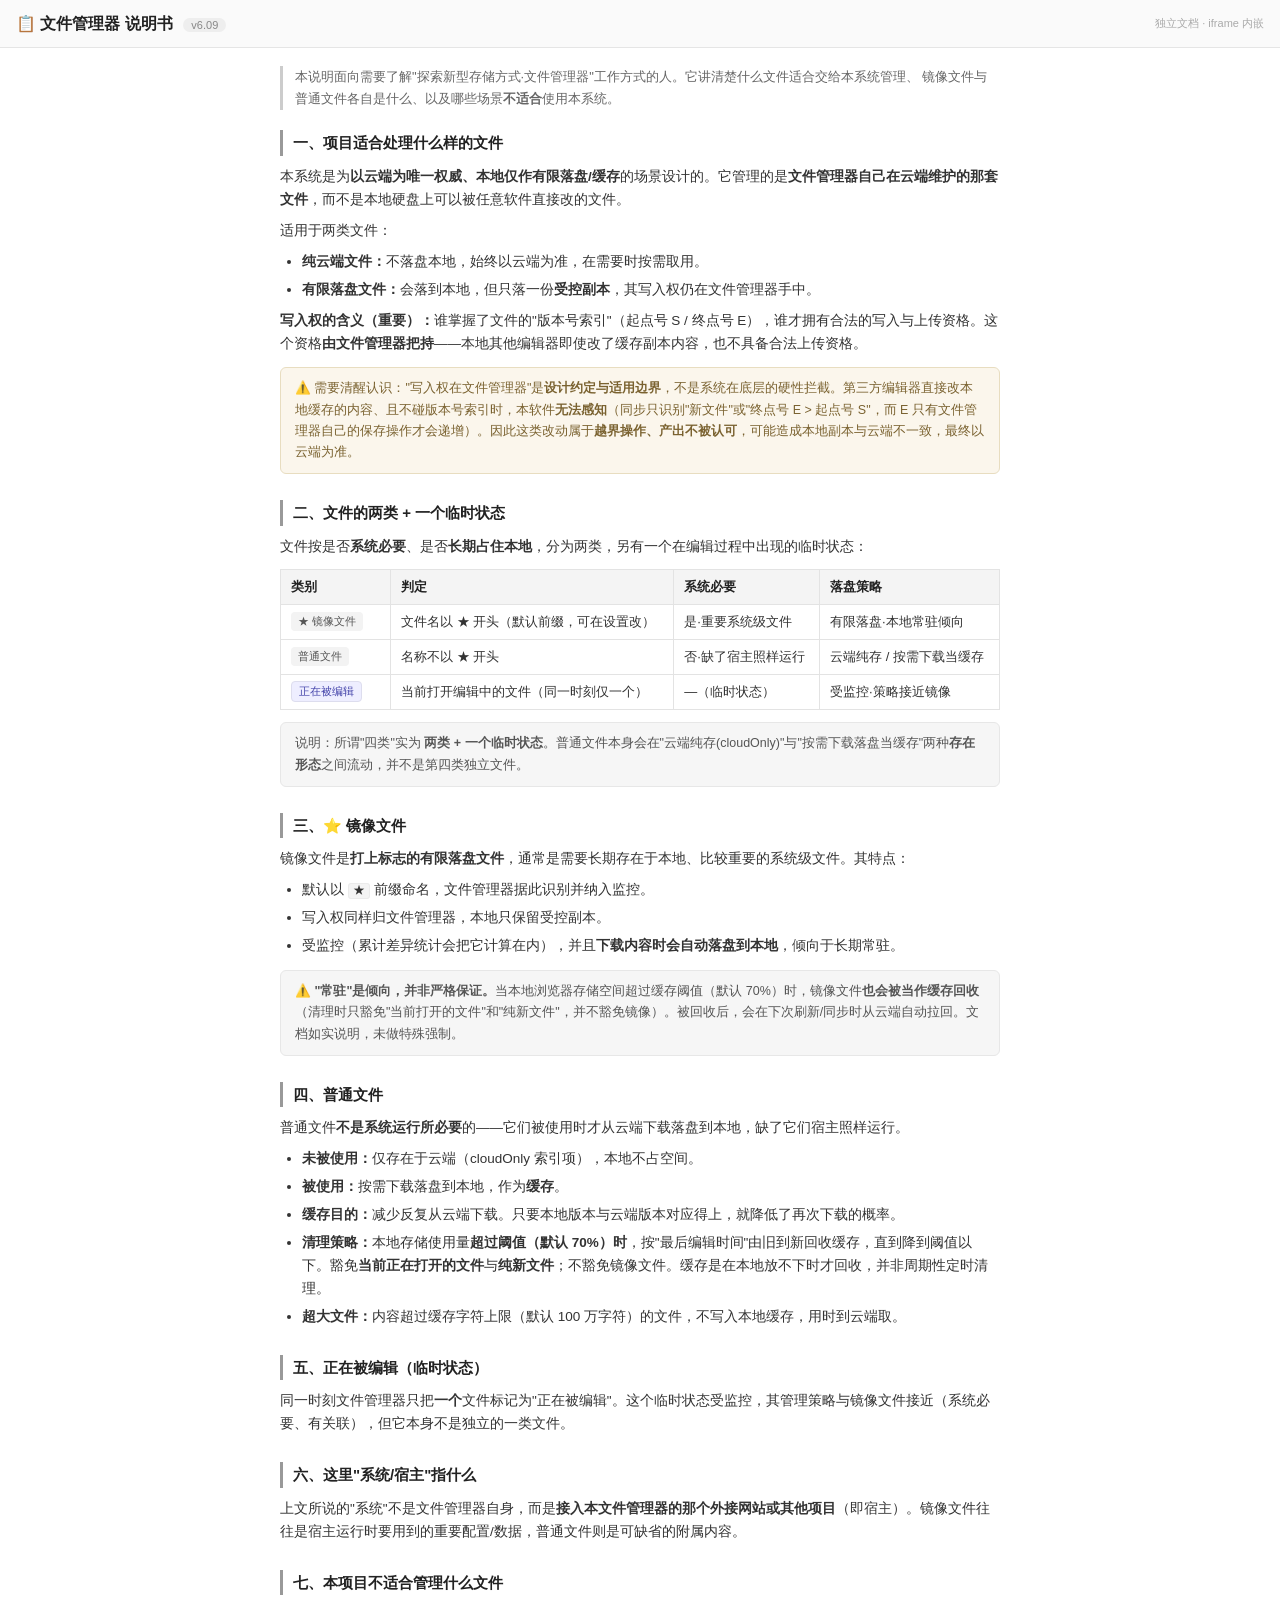
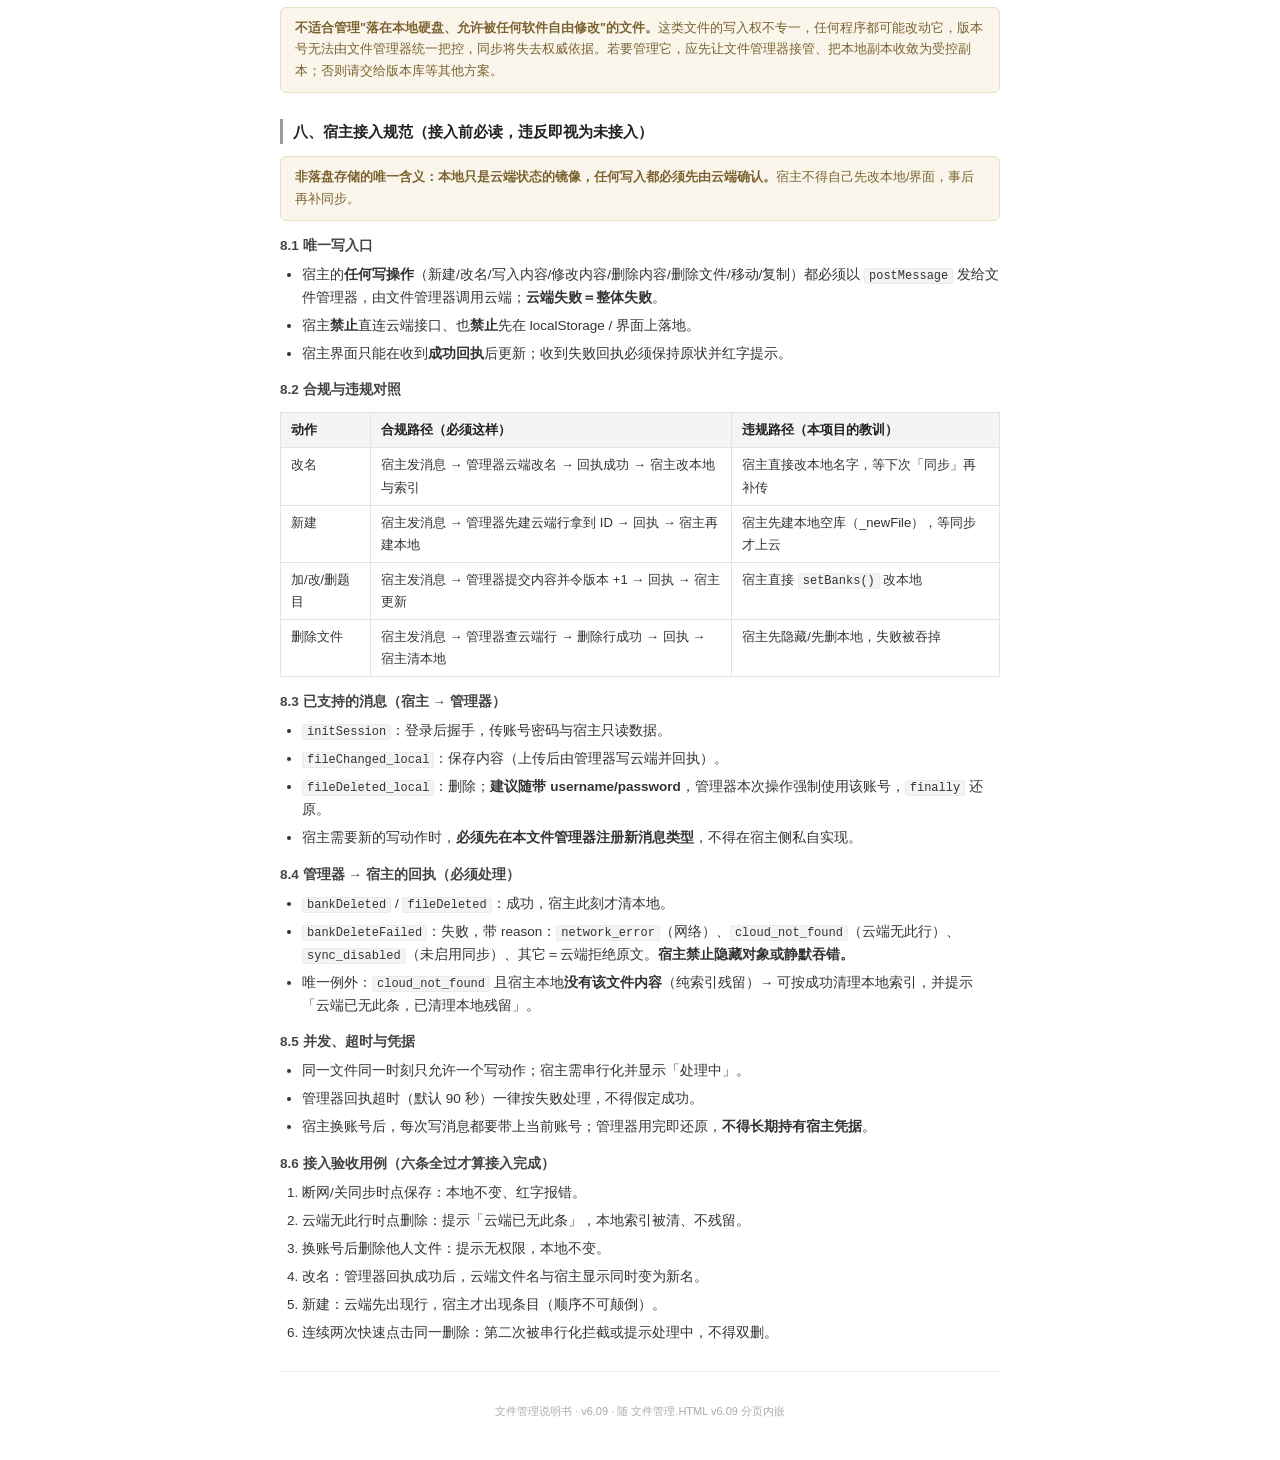
<file: 文件管理说明书6.0.HTML>
<!DOCTYPE html>
<!--
  文件管理 · 说明书                当前版本 6.0
  ★ 版本规则(改代码者必读): 每次修改 +0.01, 2.99 升 3.0。
    改完必须同步"三处版本号", 三处一致才算改完:
      ① 本备注的「当前版本」
      ② 页面标题标签(title)里的 v1.xx
      ③ 界面徽标(id=appVersionBadge)里的 v1.xx
    改完重新部署到 GitHub 仓库 FOXFYH/b (见 github助手 CLI)。
  版本沿革:
    6.0 (2026-09-17) ★版本统一定稿：随 文件管理6.0.HTML 一并定稿为 6.0（原 1.00）。此后每次修改统一 +0.01，
      并同步 文件管理6.0.HTML 与 云端同步脚本 三处产品版本号，保持一致。
    1.00 (2026-09-17) 新建：作为 文件管理6.0.HTML 的"说明书"分页(以 iframe 内嵌加载)，
      讲解项目文件性质、镜像文件/普通文件/正在被编辑、以及适用边界。纯展示文档，无逻辑代码。
-->
<html lang="zh-CN">
<head>
<meta charset="UTF-8">
<meta name="viewport" content="width=device-width, initial-scale=1.0">
<title>文件管理说明书 v6.0</title>
<style>
  *{margin:0;padding:0;box-sizing:border-box}
  body{font-family:'Microsoft YaHei','PingFang SC',sans-serif;background:#fff;color:#333;line-height:1.7;font-size:14px}
  .header{display:flex;align-items:center;justify-content:space-between;padding:10px 16px;border-bottom:1px solid #e5e5e5;background:#fafafa;position:sticky;top:0;z-index:10}
  .header h2{font-size:16px;font-weight:700;color:#222}
  .app-ver{font-size:11px;color:#888;background:#eee;padding:1px 8px;border-radius:9px;margin-left:6px;font-weight:normal}
  .wrap{max-width:760px;margin:0 auto;padding:18px 20px 40px}
  .intro{font-size:13px;color:#666;border-left:3px solid #ccc;padding-left:12px;margin-bottom:20px}
  section{margin-bottom:26px}
  h3{font-size:15px;font-weight:700;color:#222;margin-bottom:10px;padding-left:10px;border-left:3px solid #999}
  h4{font-size:13.5px;font-weight:700;color:#444;margin:14px 0 6px}
  p{margin:8px 0;font-size:13.5px}
  ul,ol{margin:6px 0 6px 22px}
  li{margin:5px 0;font-size:13.5px}
  .tag{display:inline-block;font-size:11px;padding:0 7px;border-radius:4px;margin-right:4px;vertical-align:1px}
  .m{background:#f3f3f3;color:#555}
  .n{background:#f3f3f3;color:#555}
  .e{background:#eef;color:#44a;border:1px solid #dde}
  .warn{background:#fbf6ec;border:1px solid #e8ddc0;border-radius:6px;padding:10px 14px;margin:12px 0;font-size:12.5px;color:#7a6230}
  .note{background:#f6f6f6;border:1px solid #e7e7e7;border-radius:6px;padding:10px 14px;margin:12px 0;font-size:12.5px;color:#555}
  code,.k{font-family:Consolas,monospace;font-size:12px;background:#f4f4f4;border:1px solid #ebebeb;border-radius:3px;padding:0 4px;color:#333}
  table{border-collapse:collapse;width:100%;margin:10px 0;font-size:13px}
  th,td{border:1px solid #e3e3e3;padding:6px 10px;text-align:left;vertical-align:top}
  th{background:#f4f4f4;font-weight:700;color:#222}
  hr{border:none;border-top:1px solid #eee;margin:22px 0}
  .foot{color:#aaa;font-size:11px;text-align:center;margin-top:30px}
</style>
</head>
<body>
<div class="header">
  <h2>📋 文件管理器 说明书 <span id="appVersionBadge" class="app-ver">v6.09</span></h2>
  <span style="font-size:11px;color:#aaa">独立文档 · iframe 内嵌</span>
</div>
<div class="wrap">

  <div class="intro">
    本说明面向需要了解"探索新型存储方式·文件管理器"工作方式的人。它讲清楚什么文件适合交给本系统管理、
    镜像文件与普通文件各自是什么、以及哪些场景<b>不适合</b>使用本系统。
  </div>

  <section>
    <h3>一、项目适合处理什么样的文件</h3>
    <p>本系统是为<b>以云端为唯一权威、本地仅作有限落盘/缓存</b>的场景设计的。它管理的是<b>文件管理器自己在云端维护的那套文件</b>，而不是本地硬盘上可以被任意软件直接改的文件。</p>
    <p>适用于两类文件：</p>
    <ul>
      <li><b>纯云端文件：</b>不落盘本地，始终以云端为准，在需要时按需取用。</li>
      <li><b>有限落盘文件：</b>会落到本地，但只落一份<b>受控副本</b>，其写入权仍在文件管理器手中。</li>
    </ul>
    <p><b>写入权的含义（重要）：</b>谁掌握了文件的"版本号索引"（起点号 S / 终点号 E），谁才拥有合法的写入与上传资格。这个资格<b>由文件管理器把持</b>——本地其他编辑器即使改了缓存副本内容，也不具备合法上传资格。</p>
    <div class="warn">
      ⚠️ 需要清醒认识："写入权在文件管理器"是<b>设计约定与适用边界</b>，不是系统在底层的硬性拦截。第三方编辑器直接改本地缓存的内容、且不碰版本号索引时，本软件<b>无法感知</b>（同步只识别"新文件"或"终点号 E &gt; 起点号 S"，而 E 只有文件管理器自己的保存操作才会递增）。因此这类改动属于<b>越界操作、产出不被认可</b>，可能造成本地副本与云端不一致，最终以云端为准。
    </div>
  </section>

  <section>
    <h3>二、文件的两类 + 一个临时状态</h3>
    <p>文件按是否<b>系统必要</b>、是否<b>长期占住本地</b>，分为两类，另有一个在编辑过程中出现的临时状态：</p>
    <table>
      <tr><th style="width:110px">类别</th><th>判定</th><th>系统必要</th><th>落盘策略</th></tr>
      <tr><td><span class="tag m">★ 镜像文件</span></td><td>文件名以 ★ 开头（默认前缀，可在设置改）</td><td>是·重要系统级文件</td><td>有限落盘·本地常驻倾向</td></tr>
      <tr><td><span class="tag n">普通文件</span></td><td>名称不以 ★ 开头</td><td>否·缺了宿主照样运行</td><td>云端纯存 / 按需下载当缓存</td></tr>
      <tr><td><span class="tag e">正在被编辑</span></td><td>当前打开编辑中的文件（同一时刻仅一个）</td><td>—（临时状态）</td><td>受监控·策略接近镜像</td></tr>
    </table>
    <p class="note">
      说明：所谓"四类"实为 <b>两类 + 一个临时状态</b>。普通文件本身会在"云端纯存(cloudOnly)"与"按需下载落盘当缓存"两种<b>存在形态</b>之间流动，并不是第四类独立文件。
    </p>
  </section>

  <section>
    <h3>三、⭐ 镜像文件</h3>
    <p>镜像文件是<b>打上标志的有限落盘文件</b>，通常是需要长期存在于本地、比较重要的系统级文件。其特点：</p>
    <ul>
      <li>默认以 <code>★</code> 前缀命名，文件管理器据此识别并纳入监控。</li>
      <li>写入权同样归文件管理器，本地只保留受控副本。</li>
      <li>受监控（累计差异统计会把它计算在内），并且<b>下载内容时会自动落盘到本地</b>，倾向于长期常驻。</li>
    </ul>
    <div class="note">
      ⚠️ <b>"常驻"是倾向，并非严格保证。</b>当本地浏览器存储空间超过缓存阈值（默认 70%）时，镜像文件<b>也会被当作缓存回收</b>（清理时只豁免"当前打开的文件"和"纯新文件"，并不豁免镜像）。被回收后，会在下次刷新/同步时从云端自动拉回。文档如实说明，未做特殊强制。
    </div>
  </section>

  <section>
    <h3>四、普通文件</h3>
    <p>普通文件<b>不是系统运行所必要</b>的——它们被使用时才从云端下载落盘到本地，缺了它们宿主照样运行。</p>
    <ul>
      <li><b>未被使用：</b>仅存在于云端（cloudOnly 索引项），本地不占空间。</li>
      <li><b>被使用：</b>按需下载落盘到本地，作为<b>缓存</b>。</li>
      <li><b>缓存目的：</b>减少反复从云端下载。只要本地版本与云端版本对应得上，就降低了再次下载的概率。</li>
      <li><b>清理策略：</b>本地存储使用量<b>超过阈值（默认 70%）时</b>，按"最后编辑时间"由旧到新回收缓存，直到降到阈值以下。豁免<b>当前正在打开的文件</b>与<b>纯新文件</b>；不豁免镜像文件。缓存是在本地放不下时才回收，并非周期性定时清理。</li>
      <li><b>超大文件：</b>内容超过缓存字符上限（默认 100 万字符）的文件，不写入本地缓存，用时到云端取。</li>
    </ul>
  </section>

  <section>
    <h3>五、正在被编辑（临时状态）</h3>
    <p>同一时刻文件管理器只把<b>一个</b>文件标记为"正在被编辑"。这个临时状态受监控，其管理策略与镜像文件接近（系统必要、有关联），但它本身不是独立的一类文件。</p>
  </section>

  <section>
    <h3>六、这里"系统/宿主"指什么</h3>
    <p>上文所说的"系统"不是文件管理器自身，而是<b>接入本文件管理器的那个外接网站或其他项目</b>（即宿主）。镜像文件往往是宿主运行时要用到的重要配置/数据，普通文件则是可缺省的附属内容。</p>
  </section>

  <section>
    <h3>七、本项目不适合管理什么文件</h3>
    <p class="warn">
      <b>不适合管理"落在本地硬盘、允许被任何软件自由修改"的文件。</b>这类文件的写入权不专一，任何程序都可能改动它，版本号无法由文件管理器统一把控，同步将失去权威依据。若要管理它，应先让文件管理器接管、把本地副本收敛为受控副本；否则请交给版本库等其他方案。
    </p>
  </section>

  <section>
    <h3>八、宿主接入规范（接入前必读，违反即视为未接入）</h3>
    <p class="warn"><b>非落盘存储的唯一含义：本地只是云端状态的镜像，任何写入都必须先由云端确认。</b>宿主不得自己先改本地/界面，事后再补同步。</p>

    <h4>8.1 唯一写入口</h4>
    <ul>
      <li>宿主的<b>任何写操作</b>（新建/改名/写入内容/修改内容/删除内容/删除文件/移动/复制）都必须以 <code>postMessage</code> 发给文件管理器，由文件管理器调用云端；<b>云端失败＝整体失败</b>。</li>
      <li>宿主<b>禁止</b>直连云端接口、也<b>禁止</b>先在 localStorage / 界面上落地。</li>
      <li>宿主界面只能在收到<b>成功回执</b>后更新；收到失败回执必须保持原状并红字提示。</li>
    </ul>

    <h4>8.2 合规与违规对照</h4>
    <table>
      <tr><th style="width:90px">动作</th><th>合规路径（必须这样）</th><th>违规路径（本项目的教训）</th></tr>
      <tr><td>改名</td><td>宿主发消息 → 管理器云端改名 → 回执成功 → 宿主改本地与索引</td><td>宿主直接改本地名字，等下次「同步」再补传</td></tr>
      <tr><td>新建</td><td>宿主发消息 → 管理器先建云端行拿到 ID → 回执 → 宿主再建本地</td><td>宿主先建本地空库（_newFile），等同步才上云</td></tr>
      <tr><td>加/改/删题目</td><td>宿主发消息 → 管理器提交内容并令版本 +1 → 回执 → 宿主更新</td><td>宿主直接 <code>setBanks()</code> 改本地</td></tr>
      <tr><td>删除文件</td><td>宿主发消息 → 管理器查云端行 → 删除行成功 → 回执 → 宿主清本地</td><td>宿主先隐藏/先删本地，失败被吞掉</td></tr>
    </table>

    <h4>8.3 已支持的消息（宿主 → 管理器）</h4>
    <ul>
      <li><code>initSession</code>：登录后握手，传账号密码与宿主只读数据。</li>
      <li><code>fileChanged_local</code>：保存内容（上传后由管理器写云端并回执）。</li>
      <li><code>fileDeleted_local</code>：删除；<b>建议随带 username/password</b>，管理器本次操作强制使用该账号，<code>finally</code> 还原。</li>
      <li>宿主需要新的写动作时，<b>必须先在本文件管理器注册新消息类型</b>，不得在宿主侧私自实现。</li>
    </ul>
    <h4>8.4 管理器 → 宿主的回执（必须处理）</h4>
    <ul>
      <li><code>bankDeleted</code> / <code>fileDeleted</code>：成功，宿主此刻才清本地。</li>
      <li><code>bankDeleteFailed</code>：失败，带 reason：<code>network_error</code>（网络）、<code>cloud_not_found</code>（云端无此行）、<code>sync_disabled</code>（未启用同步）、其它＝云端拒绝原文。<b>宿主禁止隐藏对象或静默吞错。</b></li>
      <li>唯一例外：<code>cloud_not_found</code> 且宿主本地<b>没有该文件内容</b>（纯索引残留）→ 可按成功清理本地索引，并提示「云端已无此条，已清理本地残留」。</li>
    </ul>

    <h4>8.5 并发、超时与凭据</h4>
    <ul>
      <li>同一文件同一时刻只允许一个写动作；宿主需串行化并显示「处理中」。</li>
      <li>管理器回执超时（默认 90 秒）一律按失败处理，不得假定成功。</li>
      <li>宿主换账号后，每次写消息都要带上当前账号；管理器用完即还原，<b>不得长期持有宿主凭据</b>。</li>
    </ul>

    <h4>8.6 接入验收用例（六条全过才算接入完成）</h4>
    <ol>
      <li>断网/关同步时点保存：本地不变、红字报错。</li>
      <li>云端无此行时点删除：提示「云端已无此条」，本地索引被清、不残留。</li>
      <li>换账号后删除他人文件：提示无权限，本地不变。</li>
      <li>改名：管理器回执成功后，云端文件名与宿主显示同时变为新名。</li>
      <li>新建：云端先出现行，宿主才出现条目（顺序不可颠倒）。</li>
      <li>连续两次快速点击同一删除：第二次被串行化拦截或提示处理中，不得双删。</li>
    </ol>
  </section>

  <hr>
  <div class="foot">文件管理说明书 · v6.09 · 随 文件管理.HTML v6.09 分页内嵌</div>
</div>
</body>
</html>
</file>
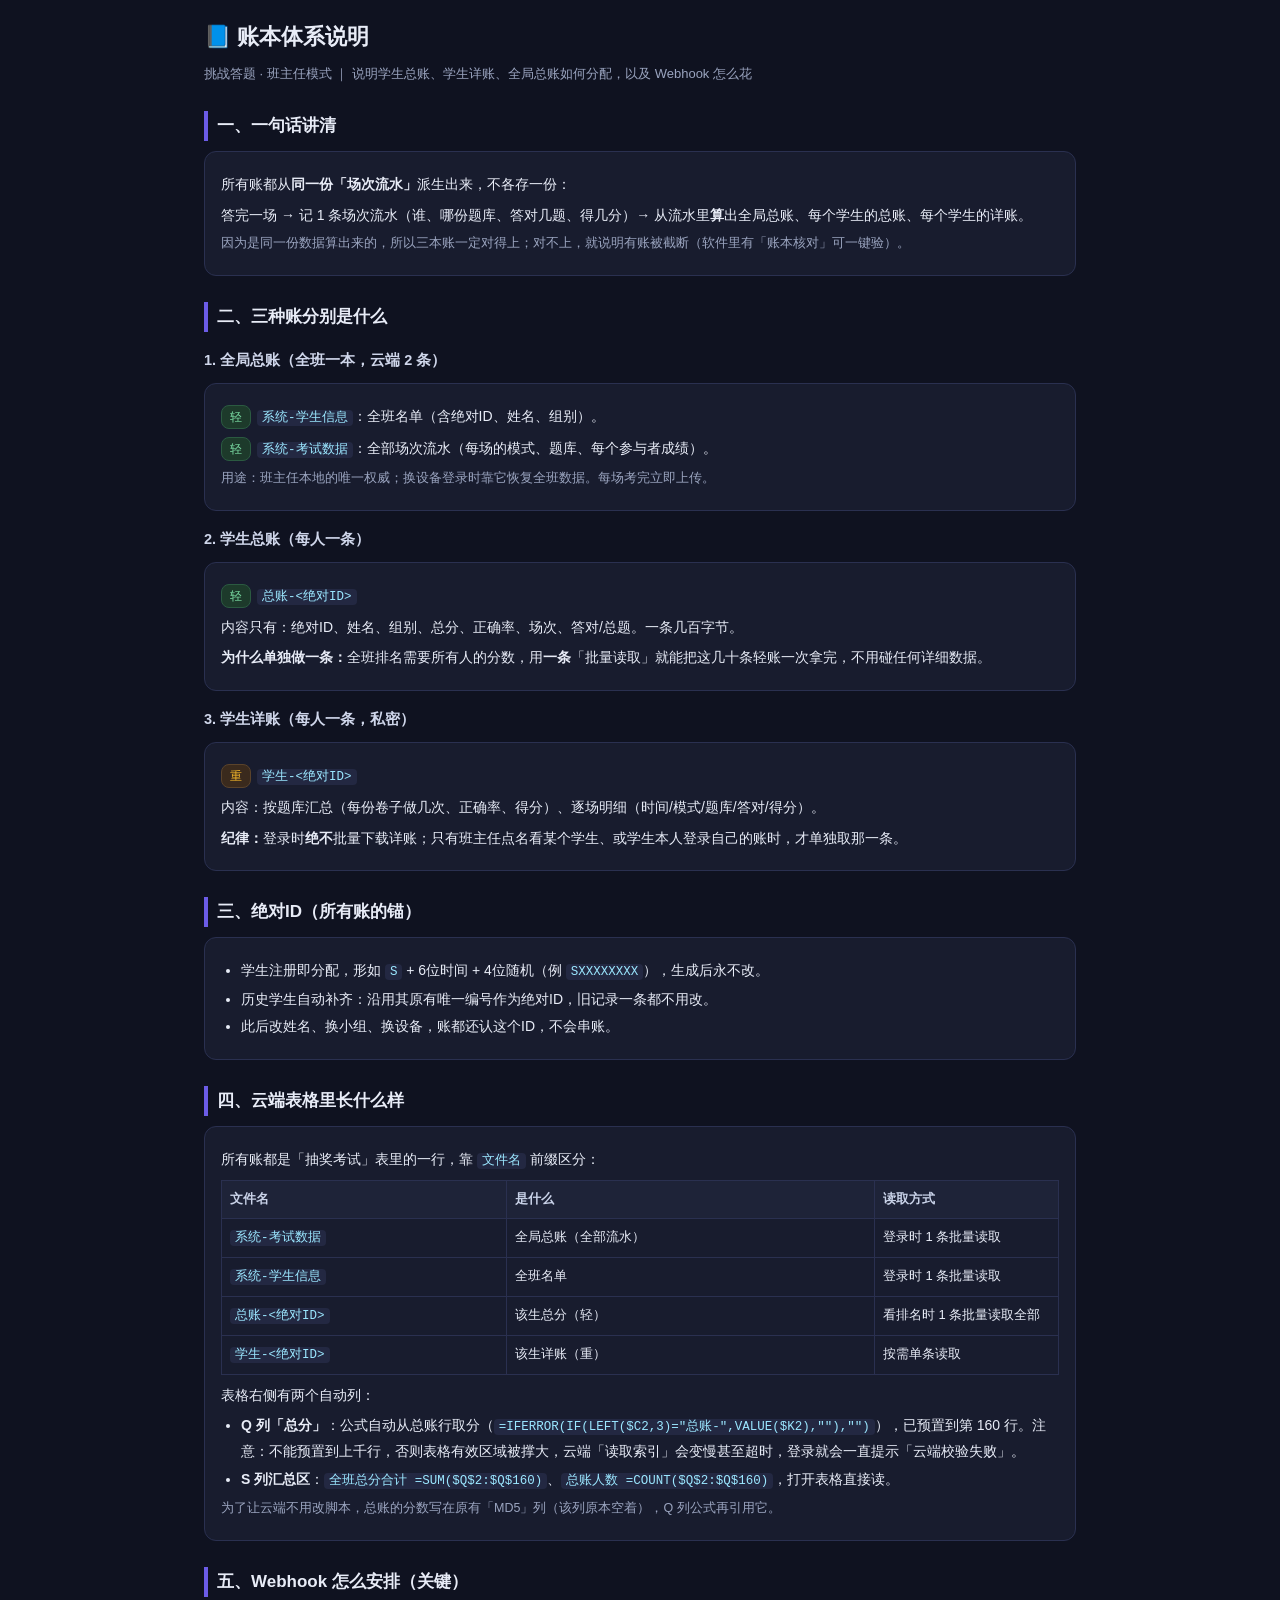
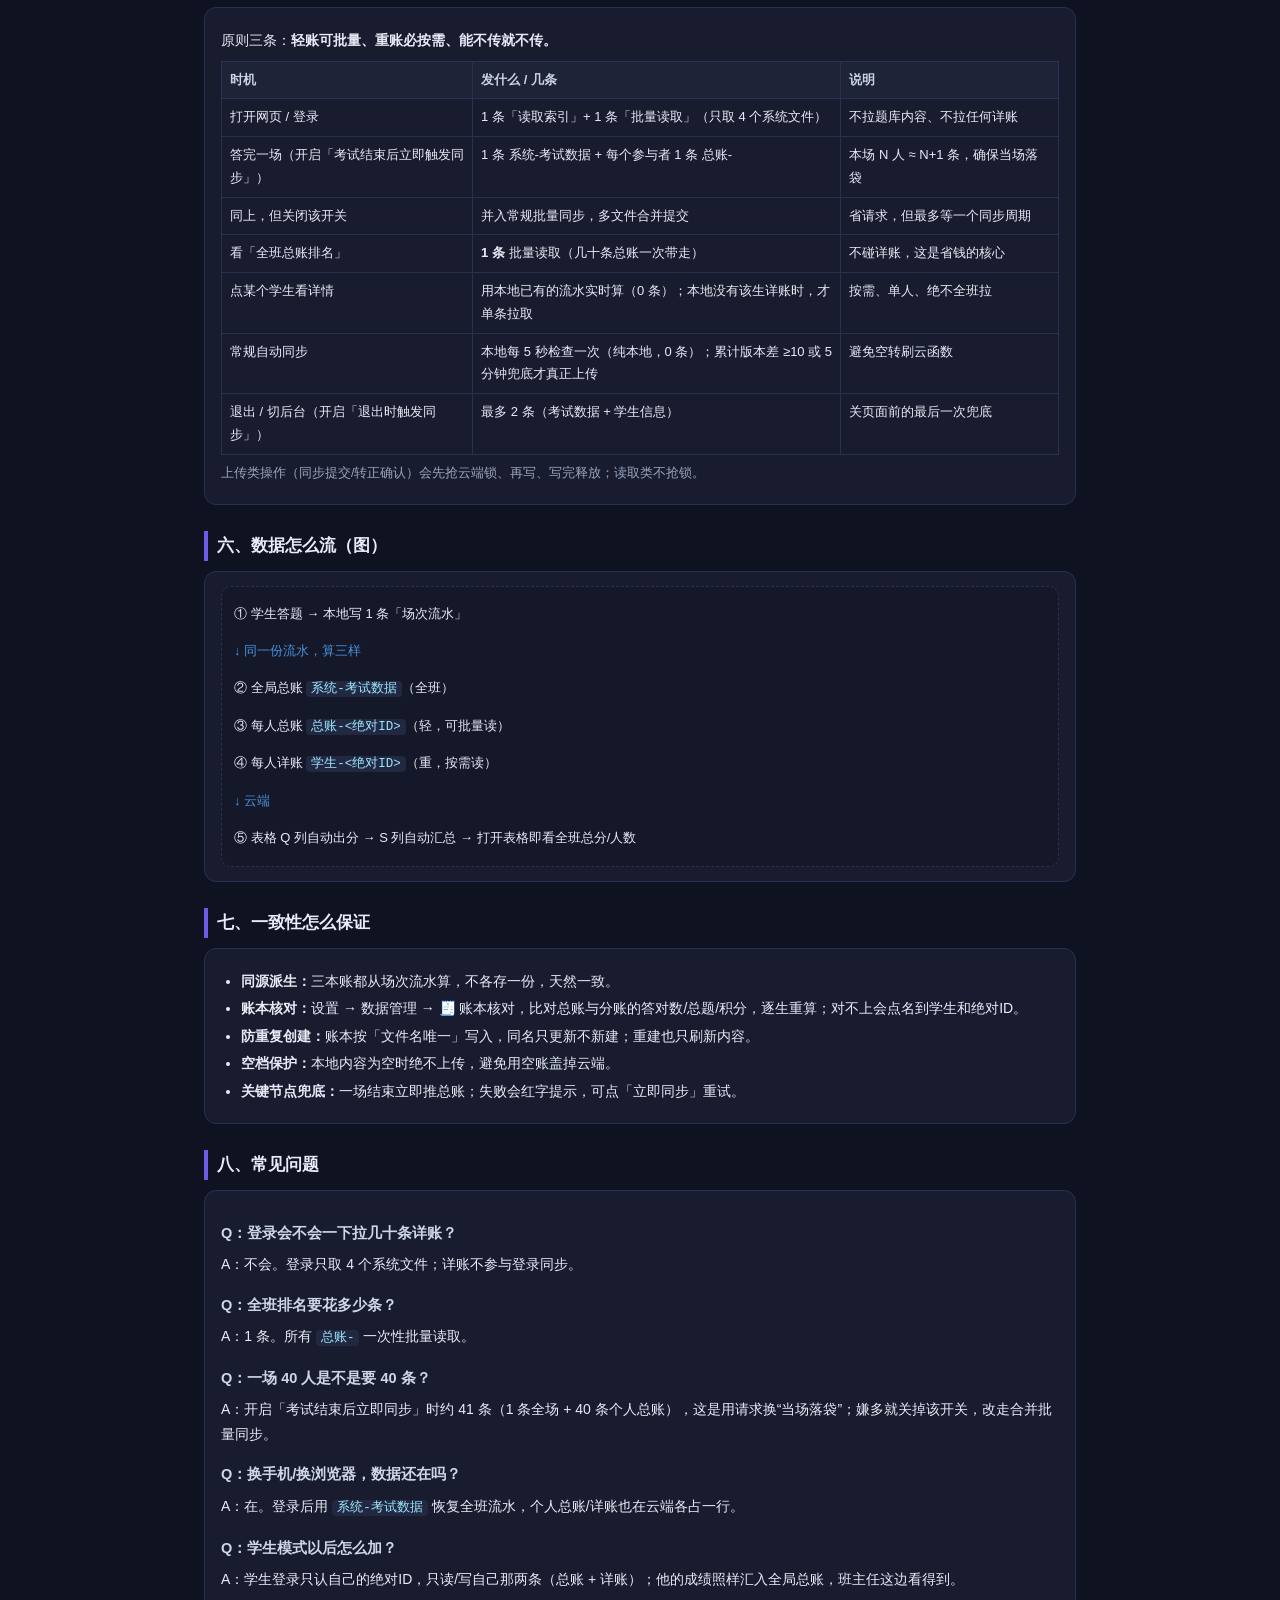
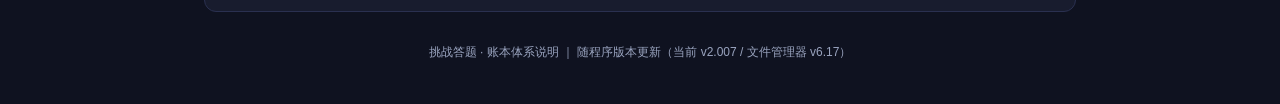
<file: 账本说明.HTML>
<!DOCTYPE html>
<html lang="zh-CN">
<head>
<meta charset="UTF-8">
<meta name="viewport" content="width=device-width, initial-scale=1.0">
<title>挑战答题 · 账本体系说明</title>
<style>
  :root{
    --bg:#0f1220; --card:#181c2e; --line:#2a3050; --text:#e8ecf7; --muted:#9aa4bf;
    --accent:#6c5ce7; --accent2:#4A90D9; --ok:#2ecc71; --warn:#f0b429; --bad:#e74c3c;
  }
  *{margin:0;padding:0;box-sizing:border-box}
  body{
    font-family:'Microsoft YaHei','PingFang SC',sans-serif;
    background:var(--bg); color:var(--text);
    line-height:1.75; padding:18px 14px 60px;
    max-width:900px; margin:0 auto;
    overflow-x:hidden;
  }
  h1{font-size:22px;margin-bottom:6px}
  .sub{color:var(--muted);font-size:13px;margin-bottom:20px}
  h2{font-size:17px;margin:26px 0 10px;padding-left:9px;border-left:4px solid var(--accent)}
  h3{font-size:14.5px;margin:16px 0 6px;color:#cfd6ea}
  p{margin:6px 0;font-size:14px}
  ul,ol{margin:6px 0 6px 20px;font-size:14px}
  li{margin:3px 0}
  code{
    background:#232842; color:#9be7ff; padding:1px 5px; border-radius:4px;
    font-family:Consolas,monospace; font-size:12.5px; word-break:break-all;
  }
  .card{
    background:var(--card); border:1px solid var(--line); border-radius:12px;
    padding:14px 16px; margin:10px 0;
  }
  .tag{display:inline-block;font-size:11.5px;border-radius:8px;padding:1px 8px;margin-right:6px}
  .tag.light{background:#1d3a2b;color:#7ee2a8;border:1px solid #2b5a41}
  .tag.heavy{background:#3a2a1d;color:#f0b429;border:1px solid #5a432b}
  table{width:100%;border-collapse:collapse;margin:8px 0;font-size:13px;table-layout:fixed}
  th,td{border:1px solid var(--line);padding:7px 8px;text-align:left;vertical-align:top;word-break:break-word}
  th{background:#1e2338;color:#c9d2e8;font-weight:600}
  .muted{color:var(--muted);font-size:12.5px}
  .ok{color:var(--ok)} .warn{color:var(--warn)} .bad{color:var(--bad)}
  .flow{
    display:flex;flex-direction:column;gap:6px;font-size:13px;
    background:#141829;border:1px dashed var(--line);border-radius:10px;padding:12px;
  }
  .flow div{padding:4px 0}
  .arrow{color:var(--accent2)}
  .foot{margin-top:30px;font-size:12px;color:var(--muted);text-align:center}
  @media (max-width:480px){
    body{padding:14px 10px 50px}
    table{font-size:12.5px}
    th,td{padding:6px}
  }
</style>
</head>
<body>

<h1>📘 账本体系说明</h1>
<div class="sub">挑战答题 · 班主任模式 ｜ 说明学生总账、学生详账、全局总账如何分配，以及 Webhook 怎么花</div>

<h2>一、一句话讲清</h2>
<div class="card">
  <p>所有账都从<b>同一份「场次流水」</b>派生出来，不各存一份：</p>
  <p>答完一场 → 记 1 条场次流水（谁、哪份题库、答对几题、得几分）→ 从流水里<b>算</b>出全局总账、每个学生的总账、每个学生的详账。</p>
  <p class="muted">因为是同一份数据算出来的，所以三本账一定对得上；对不上，就说明有账被截断（软件里有「账本核对」可一键验）。</p>
</div>

<h2>二、三种账分别是什么</h2>

<h3>1. 全局总账（全班一本，云端 2 条）</h3>
<div class="card">
  <p><span class="tag light">轻</span><code>系统-学生信息</code>：全班名单（含绝对ID、姓名、组别）。</p>
  <p><span class="tag light">轻</span><code>系统-考试数据</code>：全部场次流水（每场的模式、题库、每个参与者成绩）。</p>
  <p class="muted">用途：班主任本地的唯一权威；换设备登录时靠它恢复全班数据。每场考完立即上传。</p>
</div>

<h3>2. 学生总账（每人一条）</h3>
<div class="card">
  <p><span class="tag light">轻</span><code>总账-&lt;绝对ID&gt;</code></p>
  <p>内容只有：绝对ID、姓名、组别、总分、正确率、场次、答对/总题。一条几百字节。</p>
  <p><b>为什么单独做一条：</b>全班排名需要所有人的分数，用<b>一条</b>「批量读取」就能把这几十条轻账一次拿完，不用碰任何详细数据。</p>
</div>

<h3>3. 学生详账（每人一条，私密）</h3>
<div class="card">
  <p><span class="tag heavy">重</span><code>学生-&lt;绝对ID&gt;</code></p>
  <p>内容：按题库汇总（每份卷子做几次、正确率、得分）、逐场明细（时间/模式/题库/答对/得分）。</p>
  <p><b>纪律：</b>登录时<b>绝不</b>批量下载详账；只有班主任点名看某个学生、或学生本人登录自己的账时，才单独取那一条。</p>
</div>

<h2>三、绝对ID（所有账的锚）</h2>
<div class="card">
  <ul>
    <li>学生注册即分配，形如 <code>S</code> + 6位时间 + 4位随机（例 <code>SXXXXXXXX</code>），生成后永不改。</li>
    <li>历史学生自动补齐：沿用其原有唯一编号作为绝对ID，旧记录一条都不用改。</li>
    <li>此后改姓名、换小组、换设备，账都还认这个ID，不会串账。</li>
  </ul>
</div>

<h2>四、云端表格里长什么样</h2>
<div class="card">
  <p>所有账都是「抽奖考试」表里的一行，靠 <code>文件名</code> 前缀区分：</p>
  <table>
    <tr><th style="width:34%">文件名</th><th>是什么</th><th style="width:22%">读取方式</th></tr>
    <tr><td><code>系统-考试数据</code></td><td>全局总账（全部流水）</td><td>登录时 1 条批量读取</td></tr>
    <tr><td><code>系统-学生信息</code></td><td>全班名单</td><td>登录时 1 条批量读取</td></tr>
    <tr><td><code>总账-&lt;绝对ID&gt;</code></td><td>该生总分（轻）</td><td>看排名时 1 条批量读取全部</td></tr>
    <tr><td><code>学生-&lt;绝对ID&gt;</code></td><td>该生详账（重）</td><td>按需单条读取</td></tr>
  </table>
  <p>表格右侧有两个自动列：</p>
  <ul>
    <li><b>Q 列「总分」</b>：公式自动从总账行取分（<code>=IFERROR(IF(LEFT($C2,3)="总账-",VALUE($K2),""),"")</code>），已预置到第 160 行。注意：不能预置到上千行，否则表格有效区域被撑大，云端「读取索引」会变慢甚至超时，登录就会一直提示「云端校验失败」。</li>
    <li><b>S 列汇总区</b>：<code>全班总分合计 =SUM($Q$2:$Q$160)</code>、<code>总账人数 =COUNT($Q$2:$Q$160)</code>，打开表格直接读。</li>
  </ul>
  <p class="muted">为了让云端不用改脚本，总账的分数写在原有「MD5」列（该列原本空着），Q 列公式再引用它。</p>
</div>

<h2>五、Webhook 怎么安排（关键）</h2>
<div class="card">
  <p>原则三条：<b>轻账可批量、重账必按需、能不传就不传。</b></p>
  <table>
    <tr><th style="width:30%">时机</th><th>发什么 / 几条</th><th style="width:26%">说明</th></tr>
    <tr>
      <td>打开网页 / 登录</td>
      <td>1 条「读取索引」+ 1 条「批量读取」（只取 4 个系统文件）</td>
      <td>不拉题库内容、不拉任何详账</td>
    </tr>
    <tr>
      <td>答完一场（开启「考试结束后立即触发同步」）</td>
      <td>1 条 系统-考试数据 + 每个参与者 1 条 总账-</td>
      <td>本场 N 人 ≈ N+1 条，确保当场落袋</td>
    </tr>
    <tr>
      <td>同上，但关闭该开关</td>
      <td>并入常规批量同步，多文件合并提交</td>
      <td>省请求，但最多等一个同步周期</td>
    </tr>
    <tr>
      <td>看「全班总账排名」</td>
      <td><b>1 条</b> 批量读取（几十条总账一次带走）</td>
      <td>不碰详账，这是省钱的核心</td>
    </tr>
    <tr>
      <td>点某个学生看详情</td>
      <td>用本地已有的流水实时算（0 条）；本地没有该生详账时，才单条拉取</td>
      <td>按需、单人、绝不全班拉</td>
    </tr>
    <tr>
      <td>常规自动同步</td>
      <td>本地每 5 秒检查一次（纯本地，0 条）；累计版本差 ≥10 或 5 分钟兜底才真正上传</td>
      <td>避免空转刷云函数</td>
    </tr>
    <tr>
      <td>退出 / 切后台（开启「退出时触发同步」）</td>
      <td>最多 2 条（考试数据 + 学生信息）</td>
      <td>关页面前的最后一次兜底</td>
    </tr>
  </table>
  <p class="muted">上传类操作（同步提交/转正确认）会先抢云端锁、再写、写完释放；读取类不抢锁。</p>
</div>

<h2>六、数据怎么流（图）</h2>
<div class="card">
  <div class="flow">
    <div>① 学生答题 → 本地写 1 条「场次流水」</div>
    <div class="arrow">↓ 同一份流水，算三样</div>
    <div>② 全局总账 <code>系统-考试数据</code>（全班）</div>
    <div>③ 每人总账 <code>总账-&lt;绝对ID&gt;</code>（轻，可批量读）</div>
    <div>④ 每人详账 <code>学生-&lt;绝对ID&gt;</code>（重，按需读）</div>
    <div class="arrow">↓ 云端</div>
    <div>⑤ 表格 Q 列自动出分 → S 列自动汇总 → 打开表格即看全班总分/人数</div>
  </div>
</div>

<h2>七、一致性怎么保证</h2>
<div class="card">
  <ul>
    <li><b>同源派生：</b>三本账都从场次流水算，不各存一份，天然一致。</li>
    <li><b>账本核对：</b>设置 → 数据管理 → 🧾 账本核对，比对总账与分账的答对数/总题/积分，逐生重算；对不上会点名到学生和绝对ID。</li>
    <li><b>防重复创建：</b>账本按「文件名唯一」写入，同名只更新不新建；重建也只刷新内容。</li>
    <li><b>空档保护：</b>本地内容为空时绝不上传，避免用空账盖掉云端。</li>
    <li><b>关键节点兜底：</b>一场结束立即推总账；失败会红字提示，可点「立即同步」重试。</li>
  </ul>
</div>

<h2>八、常见问题</h2>
<div class="card">
  <h3>Q：登录会不会一下拉几十条详账？</h3>
  <p>A：不会。登录只取 4 个系统文件；详账不参与登录同步。</p>

  <h3>Q：全班排名要花多少条？</h3>
  <p>A：1 条。所有 <code>总账-</code> 一次性批量读取。</p>

  <h3>Q：一场 40 人是不是要 40 条？</h3>
  <p>A：开启「考试结束后立即同步」时约 41 条（1 条全场 + 40 条个人总账），这是用请求换“当场落袋”；嫌多就关掉该开关，改走合并批量同步。</p>

  <h3>Q：换手机/换浏览器，数据还在吗？</h3>
  <p>A：在。登录后用 <code>系统-考试数据</code> 恢复全班流水，个人总账/详账也在云端各占一行。</p>

  <h3>Q：学生模式以后怎么加？</h3>
  <p>A：学生登录只认自己的绝对ID，只读/写自己那两条（总账 + 详账）；他的成绩照样汇入全局总账，班主任这边看得到。</p>
</div>

<div class="foot">挑战答题 · 账本体系说明 ｜ 随程序版本更新（当前 v2.007 / 文件管理器 v6.17）</div>

</body>
</html>
</file>
<file: style.css>
/* 2.086：已移除 Google Fonts 的 @import。
   原因：该外部样式表在国内网络常被卡住，浏览器执行脚本前要等样式表，
   导致 DOMContentLoaded 被拖到 10~16 秒，登录后页面长时间点不动。
   字体改用系统字体栈（下方 body 的 -apple-system/BlinkMacSystemFont/sans-serif 兜底）。 */

:root {
    --bg-primary: #0a0a1a;
    --bg-secondary: #12122a;
    --bg-card: rgba(20, 20, 50, 0.8);
    --bg-card-hover: rgba(30, 30, 70, 0.9);
    --bg-hover: rgba(44, 44, 92, 0.95);
    --text-primary: #e8e8ff;
    --text-secondary: #9999bb;
    --text-muted: #666688;
    --accent-1: #6c5ce7;
    --accent-2: #a855f7;
    --accent-3: #06b6d4;
    --accent-4: #f472b6;
    --gold: #fbbf24;
    --silver: #94a3b8;
    --bronze: #d97706;
    --success: #22c55e;
    --danger: #ef4444;
    --warning: #f59e0b;
    --border-color: rgba(108, 92, 231, 0.3);
    --shadow-glow: 0 0 20px rgba(108, 92, 231, 0.3);
    --radius-sm: 8px;
    --radius-md: 12px;
    --radius-lg: 20px;
    --radius-xl: 28px;
    --transition: all 0.3s cubic-bezier(0.4, 0, 0.2, 1);
}

* {
    margin: 0;
    padding: 0;
    box-sizing: border-box;
}

body {
    font-family: 'Noto Sans SC', -apple-system, BlinkMacSystemFont, sans-serif;
    background: var(--bg-primary);
    color: var(--text-primary);
    min-height: 100vh;
    overflow-x: hidden;
}

#bg-canvas {
    position: fixed;
    top: 0;
    left: 0;
    width: 100%;
    height: 100%;
    z-index: 0;
    pointer-events: none;
}

#fx-canvas {
    position: fixed;
    top: 0;
    left: 0;
    width: 100%;
    height: 100%;
    z-index: 9998;
    pointer-events: none;
}

/* ===== 导航栏 ===== */
#main-nav {
    position: fixed;
    top: 0;
    left: 0;
    right: 0;
    height: 64px;
    background: rgba(10, 10, 30, 0.85);
    backdrop-filter: blur(20px);
    -webkit-backdrop-filter: blur(20px);
    border-bottom: 1px solid var(--border-color);
    display: flex;
    align-items: center;
    justify-content: space-between;
    padding: 0 24px;
    z-index: 1000;
}

.nav-brand {
    display: flex;
    align-items: center;
    gap: 10px;
    cursor: pointer;
    user-select: none;
}

.nav-logo {
    font-size: 28px;
    animation: float 3s ease-in-out infinite;
}

.nav-title {
    font-size: 20px;
    font-weight: 700;
    background: linear-gradient(135deg, var(--accent-1), var(--accent-4));
    -webkit-background-clip: text;
    -webkit-text-fill-color: transparent;
    background-clip: text;
}

.nav-items {
    display: flex;
    gap: 4px;
}

.nav-btn {
    background: transparent;
    border: none;
    color: var(--text-secondary);
    padding: 8px 16px;
    border-radius: var(--radius-sm);
    cursor: pointer;
    font-size: 14px;
    font-family: inherit;
    display: flex;
    align-items: center;
    gap: 6px;
    transition: var(--transition);
    position: relative;
}

.nav-btn:hover {
    color: var(--text-primary);
    background: rgba(108, 92, 231, 0.15);
}

.nav-btn.active {
    color: var(--text-primary);
    background: rgba(108, 92, 231, 0.25);
}

.nav-btn.disabled {
    opacity: 0.3;
    pointer-events: none;
    cursor: not-allowed;
}

.nav-btn.active::after {
    content: '';
    position: absolute;
    bottom: -1px;
    left: 50%;
    transform: translateX(-50%);
    width: 60%;
    height: 2px;
    background: linear-gradient(90deg, var(--accent-1), var(--accent-4));
    border-radius: 2px;
}

.nav-icon {
    font-size: 18px;
}

.nav-sound {
    font-size: 22px;
    cursor: pointer;
    user-select: none;
    transition: var(--transition);
    opacity: 0.7;
}

.nav-sound:hover {
    opacity: 1;
    transform: scale(1.2);
}

/* ===== 主内容区 ===== */
#app-content {
    position: relative;
    z-index: 1;
    padding-top: 80px;
    min-height: 100vh;
}

.view {
    display: none;
    animation: fadeIn 0.4s ease;
}

.view.active {
    display: block;
}

/* ===== 通用标题 ===== */
.section-title {
    font-size: 28px;
    font-weight: 700;
    text-align: center;
    margin-bottom: 32px;
    background: linear-gradient(135deg, var(--accent-1), var(--accent-3));
    -webkit-background-clip: text;
    -webkit-text-fill-color: transparent;
    background-clip: text;
}

/* ===== 按钮 ===== */
.btn-glow {
    position: relative;
    padding: 14px 36px;
    border: none;
    border-radius: var(--radius-xl);
    font-size: 18px;
    font-weight: 600;
    font-family: inherit;
    cursor: pointer;
    color: white;
    background: linear-gradient(135deg, var(--accent-1), var(--accent-2));
    box-shadow: 0 4px 20px rgba(108, 92, 231, 0.4);
    transition: var(--transition);
    overflow: hidden;
    display: inline-flex;
    align-items: center;
    gap: 8px;
}

.btn-glow::before {
    content: '';
    position: absolute;
    top: 0;
    left: -100%;
    width: 100%;
    height: 100%;
    background: linear-gradient(90deg, transparent, rgba(255,255,255,0.2), transparent);
    transition: left 0.5s;
}

.btn-glow:hover {
    transform: translateY(-2px);
    box-shadow: 0 6px 30px rgba(108, 92, 231, 0.6);
}

.btn-glow:hover::before {
    left: 100%;
}

.btn-glow:active {
    transform: translateY(0);
}

.btn-start-exam {
    font-size: 22px;
    padding: 18px 48px;
    animation: pulse-glow 2s ease-in-out infinite;
}

.btn-primary {
    padding: 10px 20px;
    border: none;
    border-radius: var(--radius-sm);
    font-size: 14px;
    font-weight: 500;
    font-family: inherit;
    cursor: pointer;
    color: white;
    background: linear-gradient(135deg, var(--accent-1), var(--accent-2));
    transition: var(--transition);
    display: inline-flex;
    align-items: center;
    gap: 6px;
}

.btn-primary:hover {
    transform: translateY(-1px);
    box-shadow: 0 4px 15px rgba(108, 92, 231, 0.4);
}

.btn-primary.btn-sm {
    padding: 6px 14px;
    font-size: 13px;
}

.btn-danger {
    padding: 10px 20px;
    border: none;
    border-radius: var(--radius-sm);
    font-size: 14px;
    font-weight: 500;
    font-family: inherit;
    cursor: pointer;
    color: white;
    background: linear-gradient(135deg, #dc2626, #ef4444);
    transition: var(--transition);
    display: inline-flex;
    align-items: center;
    gap: 6px;
}

.btn-danger:hover {
    transform: translateY(-1px);
    box-shadow: 0 4px 15px rgba(239, 68, 68, 0.4);
}

.btn-danger.btn-sm {
    padding: 6px 14px;
    font-size: 13px;
}

.btn-secondary {
    padding: 10px 20px;
    border: 1px solid var(--border-color);
    border-radius: var(--radius-sm);
    font-size: 14px;
    font-weight: 500;
    font-family: inherit;
    cursor: pointer;
    color: var(--text-primary);
    background: transparent;
    transition: var(--transition);
}

.btn-secondary:hover {
    background: rgba(108, 92, 231, 0.15);
    border-color: var(--accent-1);
}

/* ===== 考试首页 ===== */
.home-container {
    max-width: 1100px;
    margin: 0 auto;
    padding: 20px;
    min-height: calc(100vh - 80px);
    display: flex;
    flex-direction: column;
    align-items: center;
    justify-content: center;
}
.nav-login {
    display: flex;
    align-items: center;
    gap: 6px;
    cursor: default;
}
.nav-login-btn {
    background: none;
    border: none;
    font-size: 18px;
    cursor: pointer;
    padding: 2px 4px;
    border-radius: 4px;
    transition: background 0.2s;
}
.nav-login-btn:hover {
    background: rgba(255,255,255,0.2);
}

.home-container:has(.exam-playing:not(.hidden)) {
    max-width: none;
    padding: 0;
    align-items: stretch;
}

.home-container.in-exam {
    max-width: none;
    padding: 0;
    align-items: stretch;
}

.home-container:has(.exam-setup:not(.hidden)) {
    justify-content: flex-start;
}

.home-container:has(.exam-mode-select:not(.hidden)) {
    justify-content: center;
}

.exam-mode-select {
    text-align: center;
    width: 100%;
}

.exam-setup {
    text-align: center;
    width: 100%;
}

.btn-start-top {
    margin-bottom: 24px;
}

.setup-layout {
    display: flex;
    gap: 20px;
    text-align: left;
}

.setup-rules {
    flex: 0 0 33%;
    min-width: 0;
}

.setup-config {
    flex: 1;
    min-width: 0;
}

.participation-toggle {
    display: inline-flex;
    gap: 0;
    border-radius: var(--radius-sm);
    overflow: hidden;
    border: 1px solid var(--border-color);
}

.ptab-btn {
    padding: 8px 20px;
    font-size: 14px;
    font-family: inherit;
    border: none;
    background: rgba(20, 20, 50, 0.6);
    color: var(--text-secondary);
    cursor: pointer;
    transition: var(--transition);
}

.ptab-btn:hover {
    background: rgba(40, 40, 80, 0.8);
    color: var(--text-primary);
}

.ptab-btn.active {
    background: var(--accent-1);
    color: #fff;
    font-weight: 600;
}

.rules-card {
    background: var(--bg-card);
    border: 1px solid var(--border-color);
    border-radius: var(--radius-md);
    padding: 20px;
    position: sticky;
    top: 80px;
}

.rules-title {
    font-size: 16px;
    font-weight: 700;
    color: var(--accent-2);
    margin-bottom: 14px;
    padding-bottom: 10px;
    border-bottom: 1px solid var(--border-color);
}

.rules-list {
    list-style: none;
    padding: 0;
    margin: 0;
}

.rules-list li {
    position: relative;
    padding: 8px 0 8px 20px;
    font-size: 13px;
    color: var(--text-secondary);
    line-height: 1.6;
}

.rules-list li::before {
    content: '▸';
    position: absolute;
    left: 0;
    color: var(--accent-1);
    font-weight: 700;
}

.rules-group-extra {
    color: var(--gold);
    font-weight: 600;
}

.rules-scoring {
    margin-top: 14px;
    padding-top: 10px;
    border-top: 1px solid var(--border-color);
    font-size: 13px;
    color: var(--gold);
    font-weight: 600;
}

.bank-select-bar {
    display: flex;
    align-items: center;
    background: var(--bg-card);
    border: 2px solid var(--border-color);
    border-radius: var(--radius-md);
    padding: 12px 18px;
    cursor: pointer;
    transition: var(--transition);
    margin-bottom: 20px;
    user-select: none;
}

.bank-select-bar:hover {
    border-color: var(--accent-2);
    background: var(--bg-card-hover);
}

.bank-bar-label {
    font-weight: 700;
    font-size: 15px;
    white-space: nowrap;
    margin-right: 12px;
}

.bank-bar-info {
    flex: 1;
    font-size: 14px;
    color: var(--text-secondary);
    overflow: hidden;
    text-overflow: ellipsis;
    white-space: nowrap;
}

.bank-bar-arrow {
    font-size: 16px;
    color: var(--text-muted);
    margin-left: 8px;
}

.bank-modal-grid {
    display: grid;
    grid-template-columns: repeat(4, 1fr);
    gap: 10px;
    max-height: 50vh;
    overflow-y: auto;
    padding: 4px;
}

.bank-modal-item {
    display: flex;
    align-items: center;
    gap: 10px;
    padding: 12px 16px;
    background: var(--bg-card);
    border: 2px solid var(--border-color);
    border-radius: var(--radius-md);
    cursor: pointer;
    transition: var(--transition);
    user-select: none;
}

.bank-modal-item:hover {
    border-color: var(--accent-1);
    background: var(--bg-card-hover);
}

.bank-modal-item.selected {
    border-color: var(--accent-2);
    background: rgba(168, 85, 247, 0.2);
    box-shadow: 0 0 12px rgba(168, 85, 247, 0.3);
}

.bank-modal-check {
    width: 18px;
    text-align: center;
    color: var(--accent-2);
    font-weight: bold;
}

.bank-modal-name {
    flex: 1;
    font-weight: 600;
    font-size: 14px;
    overflow: hidden;
    text-overflow: ellipsis;
    white-space: nowrap;
}

.bank-modal-count {
    font-size: 12px;
    color: var(--text-muted);
    white-space: nowrap;
}

.bank-select-list {
    display: grid;
    grid-template-columns: repeat(4, 1fr);
    gap: 12px;
    margin-bottom: 28px;
}

.bank-select-item {
    background: var(--bg-card);
    border: 2px solid var(--border-color);
    border-radius: var(--radius-md);
    padding: 14px 22px;
    cursor: pointer;
    transition: var(--transition);
    user-select: none;
}

.bank-select-item:hover {
    border-color: var(--accent-1);
    background: var(--bg-card-hover);
}

.bank-select-item.selected {
    border-color: var(--accent-2);
    background: rgba(168, 85, 247, 0.2);
    box-shadow: 0 0 15px rgba(168, 85, 247, 0.3);
}

.bank-select-item .bank-name {
    font-weight: 600;
    font-size: 15px;
    margin-bottom: 4px;
}

.bank-select-item .bank-count {
    font-size: 12px;
    color: var(--text-muted);
}

.bank-select-item .check-mark {
    float: right;
    color: var(--accent-2);
    font-weight: bold;
}

.exam-options-grid {
    display: grid;
    grid-template-columns: 1fr 1fr;
    gap: 14px 24px;
    margin-bottom: 16px;
}

.exam-options-grid .option-group {
    display: flex;
    flex-direction: column;
    gap: 6px;
}

.exam-options-grid .option-group input[type="number"] {
    background: var(--bg-card);
    color: var(--text-primary);
    border: 1px solid var(--border-color);
    border-radius: var(--radius-sm);
    padding: 8px 12px;
    font-size: 14px;
    font-family: inherit;
    outline: none;
    width: 100%;
}

.timeout-inline {
    display: flex;
    align-items: center;
    gap: 6px;
    font-size: 13px;
    color: var(--text-secondary);
}

.timeout-inline input[type="number"] {
    background: var(--bg-card);
    color: var(--text-primary);
    border: 1px solid var(--border-color);
    border-radius: var(--radius-sm);
    padding: 6px 8px;
    font-size: 14px;
    font-family: inherit;
    outline: none;
    text-align: center;
}

.smart-intensity-row {
    display: flex;
    align-items: center;
    gap: 10px;
}

.smart-intensity-row input[type="range"] {
    flex: 1;
    accent-color: var(--accent-1);
    height: 6px;
}

.smart-intensity-row span {
    min-width: 28px;
    text-align: center;
    font-weight: bold;
    color: var(--accent-1);
    font-size: 16px;
}

#smart-preview {
    color: var(--accent-2);
    font-weight: 600;
    margin-top: 4px;
}

.exam-options {
    display: flex;
    gap: 24px;
    justify-content: center;
    margin-bottom: 32px;
}

.option-group {
    display: flex;
    flex-direction: column;
    gap: 6px;
}

.option-group label {
    font-size: 13px;
    color: var(--text-secondary);
}

.option-group select {
    background: var(--bg-card);
    color: var(--text-primary);
    border: 1px solid var(--border-color);
    border-radius: var(--radius-sm);
    padding: 8px 16px;
    font-size: 14px;
    font-family: inherit;
    cursor: pointer;
    outline: none;
}

.option-group select:focus {
    border-color: var(--accent-1);
}

/* ===== 抽签动画 ===== */
.exam-drawing {
    text-align: center;
    padding: 40px 20px;
}

.drawing-stage {
    position: relative;
    display: flex;
    flex-direction: column;
    align-items: center;
    gap: 30px;
}

.drawing-title {
    font-size: 36px;
    font-weight: 900;
    background: linear-gradient(135deg, var(--gold), var(--accent-4));
    -webkit-background-clip: text;
    -webkit-text-fill-color: transparent;
    background-clip: text;
    animation: tracking-in-expand 0.8s cubic-bezier(0.215, 0.61, 0.355, 1) both;
}

.drawing-card {
    width: 220px;
    height: 280px;
    background: var(--bg-card);
    border: 2px solid var(--border-color);
    border-radius: var(--radius-lg);
    display: flex;
    flex-direction: column;
    align-items: center;
    justify-content: center;
    gap: 16px;
    transition: all 0.1s;
    position: relative;
    overflow: hidden;
}

.drawing-card.spinning {
    animation: card-pulse 0.15s ease-in-out infinite;
    border-color: var(--accent-2);
    box-shadow: 0 0 30px rgba(168, 85, 247, 0.5);
}

.drawing-card.revealed {
    animation: card-reveal 0.6s cubic-bezier(0.34, 1.56, 0.64, 1) both;
    border-color: var(--gold);
    box-shadow: 0 0 40px rgba(251, 191, 36, 0.5);
}

.drawing-avatar {
    width: 100px;
    height: 100px;
    border-radius: 50%;
    background: linear-gradient(135deg, var(--accent-1), var(--accent-3));
    display: flex;
    align-items: center;
    justify-content: center;
    font-size: 40px;
    font-weight: 700;
    color: white;
    overflow: hidden;
}

.drawing-avatar img {
    width: 100%;
    height: 100%;
    object-fit: cover;
}

.drawing-name {
    font-size: 24px;
    font-weight: 700;
}

.btn-stop-drawing {
    margin-top: 24px;
    padding: 10px 32px;
    background: linear-gradient(135deg, #ef4444, #dc2626);
    color: white;
    border: none;
    border-radius: var(--radius-sm);
    font-size: 16px;
    font-weight: 600;
    cursor: pointer;
    transition: var(--transition);
    animation: pulse-save 1.5s ease-in-out infinite;
}

.btn-stop-drawing:hover {
    transform: scale(1.05);
    box-shadow: 0 0 20px rgba(239, 68, 68, 0.4);
}

.drawing-particles {
    position: absolute;
    top: 0;
    left: 0;
    width: 100%;
    height: 100%;
    pointer-events: none;
}

/* ===== 答题界面 ===== */
.exam-playing {
    width: 100%;
    max-width: none;
    margin: 0;
    padding: 0;
}

.exam-student-card {
    display: flex;
    align-items: center;
    gap: 12px;
    background: var(--bg-card);
    border: 1px solid var(--border-color);
    border-radius: var(--radius-md);
    padding: 8px 16px;
    margin-bottom: 8px;
    backdrop-filter: blur(10px);
}

.student-avatar {
    width: 56px;
    height: 56px;
    border-radius: 50%;
    background: linear-gradient(135deg, var(--accent-1), var(--accent-3));
    display: flex;
    align-items: center;
    justify-content: center;
    font-size: 24px;
    font-weight: 700;
    color: white;
    flex-shrink: 0;
    overflow: hidden;
    border: 3px solid var(--accent-2);
    box-shadow: 0 0 15px rgba(168, 85, 247, 0.3);
}

.student-avatar img {
    width: 100%;
    height: 100%;
    object-fit: cover;
}

.student-info {
    flex: 1;
    min-width: 0;
    display: flex;
    align-items: center;
    gap: 12px;
    flex-wrap: wrap;
}

.student-name {
    font-size: 35px;
    font-weight: 700;
    white-space: nowrap;
    color: var(--text-primary);
}

.student-group {
    font-size: 24px;
    color: var(--text-secondary);
    font-style: italic;
}

.student-level {
    display: inline-block;
    padding: 2px 10px;
    border-radius: 20px;
    font-size: 24px;
    font-weight: 600;
    background: linear-gradient(135deg, var(--accent-1), var(--accent-2));
    color: white;
}

.student-level-comment {
    font-size: 24px;
    color: var(--text-secondary);
    font-style: italic;
}

.student-points {
    font-size: 24px;
    color: var(--gold);
    margin-left: auto;
    font-weight: 600;
}

.exam-progress {
    display: flex;
    align-items: center;
    gap: 12px;
    margin-bottom: 20px;
    font-size: 14px;
    color: var(--text-secondary);
}

.timer-bar {
    flex: 1;
    height: 6px;
    background: rgba(255,255,255,0.1);
    border-radius: 3px;
    overflow: hidden;
}

.timer-fill {
    height: 100%;
    background: linear-gradient(90deg, var(--accent-3), var(--accent-1));
    border-radius: 3px;
    transition: width 1s linear;
    width: 100%;
}

.timer-fill.warning {
    background: linear-gradient(90deg, var(--warning), var(--danger));
}

.question-card {
    background: var(--bg-card);
    border: 1px solid var(--border-color);
    border-radius: var(--radius-lg);
    padding: 28px;
    margin-bottom: 16px;
    backdrop-filter: blur(10px);
}

.question-text {
    font-size: inherit;
    font-weight: 600;
    line-height: 1.7;
    margin-bottom: 24px;
    word-break: break-word;
}

.question-options {
    display: grid;
    grid-template-columns: 1fr 1fr;
    gap: 14px;
}

.option-btn {
    padding: 14px 18px;
    background: rgba(30, 30, 70, 0.6);
    border: 2px solid var(--border-color);
    border-radius: var(--radius-md);
    color: var(--text-primary);
    font-size: inherit;
    font-family: inherit;
    cursor: pointer;
    text-align: left;
    transition: var(--transition);
    display: flex;
    align-items: flex-start;
    gap: 10px;
    line-height: 1.5;
    word-break: break-word;
    overflow-wrap: break-word;
}

.option-btn:hover:not(.disabled) {
    border-color: var(--accent-1);
    background: rgba(108, 92, 231, 0.15);
    transform: translateY(-2px);
}

.option-btn .option-label {
    display: inline-flex;
    align-items: center;
    justify-content: center;
    width: 28px;
    height: 28px;
    border-radius: 50%;
    background: rgba(108, 92, 231, 0.3);
    font-weight: 700;
    font-size: 14px;
    flex-shrink: 0;
}

.option-btn.correct {
    border-color: var(--success);
    background: rgba(34, 197, 94, 0.2);
    animation: correct-pulse 0.5s ease;
}

.option-btn.correct .option-label {
    background: var(--success);
}

.option-btn.wrong {
    border-color: var(--danger);
    background: rgba(239, 68, 68, 0.2);
    animation: shake 0.5s ease;
}

.option-btn.wrong .option-label {
    background: var(--danger);
}

.option-btn.disabled {
    cursor: default;
    opacity: 0.6;
    pointer-events: none;
}

.option-btn.disabled.correct {
    opacity: 1;
}

.exam-actions {
    display: flex;
    justify-content: center;
    gap: 16px;
    margin-top: 10px;
}

.btn-next {
    background: linear-gradient(135deg, var(--accent-3), var(--accent-1));
}

.btn-undo {
    background: transparent;
    border: 2px solid var(--border-color);
    color: var(--text-secondary);
    box-shadow: none;
    font-size: 14px;
    padding: 10px 24px;
    margin-right: 12px;
}

.btn-undo:hover {
    border-color: var(--accent-1);
    color: var(--accent-1);
    box-shadow: 0 0 12px rgba(108, 92, 231, 0.3);
}

.btn-absent {
    background: transparent;
    border: 2px solid #e17055;
    color: #e17055;
    box-shadow: none;
    font-size: 14px;
    padding: 10px 24px;
    margin-right: 12px;
}

.btn-absent:hover {
    background: #e17055;
    color: #fff;
    box-shadow: 0 0 12px rgba(225, 112, 85, 0.4);
}

.btn-end {
    background: transparent;
    border: 1px solid var(--border-color);
    color: var(--text-secondary);
    box-shadow: none;
    font-size: 14px;
    padding: 10px 24px;
}

.btn-end:hover {
    border-color: var(--danger);
    color: var(--danger);
    box-shadow: none;
}

/* ===== 考试结果 ===== */
.exam-result {
    text-align: center;
    padding: 20px;
}

.result-summary {
    display: flex;
    justify-content: center;
    gap: 30px;
    margin-bottom: 30px;
    flex-wrap: wrap;
}

.result-stat {
    background: var(--bg-card);
    border: 1px solid var(--border-color);
    border-radius: var(--radius-md);
    padding: 20px 30px;
    min-width: 140px;
}

.result-stat .stat-value {
    font-size: 36px;
    font-weight: 900;
    background: linear-gradient(135deg, var(--accent-1), var(--accent-4));
    -webkit-background-clip: text;
    -webkit-text-fill-color: transparent;
    background-clip: text;
}

.result-stat .stat-label {
    font-size: 13px;
    color: var(--text-secondary);
    margin-top: 4px;
}

.result-details {
    max-width: 700px;
    margin: 0 auto 30px;
}

.result-item {
    display: flex;
    align-items: center;
    gap: 12px;
    padding: 12px 16px;
    background: var(--bg-card);
    border: 1px solid var(--border-color);
    border-radius: var(--radius-sm);
    margin-bottom: 8px;
    text-align: left;
}

.result-item .ri-icon {
    font-size: 20px;
}

.result-item .ri-question {
    flex: 1;
    font-size: 14px;
    line-height: 1.4;
}

.result-item .ri-points {
    font-weight: 700;
    font-size: 16px;
}

.result-item .ri-points.positive {
    color: var(--success);
}

.result-item .ri-points.negative {
    color: var(--danger);
}

/* ===== 学生管理 ===== */
.manage-container {
    max-width: 1200px;
    margin: 0 auto;
    padding: 20px;
}

.manage-header {
    display: flex;
    justify-content: space-between;
    align-items: center;
    margin-bottom: 24px;
    flex-wrap: wrap;
    gap: 16px;
}

.manage-header .section-title {
    margin-bottom: 0;
    text-align: left;
}

.manage-actions {
    display: flex;
    gap: 10px;
    flex-wrap: wrap;
}

.student-grid {
    display: grid;
    grid-template-columns: repeat(auto-fill, minmax(200px, 1fr));
    gap: 16px;
}

.student-card {
    background: var(--bg-card);
    border: 1px solid var(--border-color);
    border-radius: var(--radius-md);
    padding: 20px;
    text-align: center;
    transition: var(--transition);
    position: relative;
    overflow: hidden;
}

.student-card:hover {
    border-color: var(--accent-1);
    transform: translateY(-4px);
    box-shadow: var(--shadow-glow);
}

.student-card .sc-avatar {
    width: 64px;
    height: 64px;
    border-radius: 50%;
    margin: 0 auto 12px;
    background: linear-gradient(135deg, var(--accent-1), var(--accent-3));
    display: flex;
    align-items: center;
    justify-content: center;
    font-size: 24px;
    font-weight: 700;
    color: white;
    overflow: hidden;
    border: 2px solid var(--accent-2);
}

.student-card .sc-avatar img {
    width: 100%;
    height: 100%;
    object-fit: cover;
}

.student-card .sc-name {
    font-size: 16px;
    font-weight: 600;
    margin-bottom: 4px;
}

.student-card .sc-level {
    display: inline-block;
    padding: 2px 10px;
    border-radius: 20px;
    font-size: 12px;
    background: linear-gradient(135deg, var(--accent-1), var(--accent-2));
    color: white;
    margin-bottom: 6px;
}

.student-card .sc-points {
    font-size: 14px;
    color: var(--gold);
    font-weight: 600;
}

.student-card .sc-actions {
    display: flex;
    justify-content: center;
    gap: 8px;
    margin-top: 12px;
}

.student-card .sc-actions button {
    background: rgba(108, 92, 231, 0.2);
    border: none;
    border-radius: 6px;
    padding: 4px 10px;
    font-size: 12px;
    cursor: pointer;
    color: var(--text-primary);
    transition: var(--transition);
}

.student-card .sc-actions button:hover {
    background: rgba(108, 92, 231, 0.4);
}

.student-card .sc-actions .btn-del {
    color: var(--danger);
}

.student-card .sc-actions .btn-del:hover {
    background: rgba(239, 68, 68, 0.3);
}

/* ===== 题库管理 ===== */
.bank-grid {
    display: grid;
    grid-template-columns: repeat(auto-fill, minmax(300px, 1fr));
    gap: 16px;
}

.bank-card {
    background: var(--bg-card);
    border: 1px solid var(--border-color);
    border-radius: var(--radius-md);
    padding: 20px;
    transition: var(--transition);
}

.bank-card:hover {
    border-color: var(--accent-1);
    transform: translateY(-4px);
    box-shadow: var(--shadow-glow);
}

.bank-card .bc-header {
    display: flex;
    justify-content: space-between;
    align-items: flex-start;
    margin-bottom: 12px;
}

.bank-card .bc-name {
    font-size: 18px;
    font-weight: 700;
}

.bank-card .bc-count {
    font-size: 13px;
    color: var(--text-muted);
    margin-top: 4px;
}

.bank-card .bc-desc {
    font-size: 13px;
    color: var(--text-secondary);
    margin-bottom: 12px;
    line-height: 1.5;
}

.bank-card .bc-actions {
    display: flex;
    gap: 8px;
    flex-wrap: wrap;
}

.bank-card .bc-actions button {
    background: rgba(108, 92, 231, 0.2);
    border: none;
    border-radius: 6px;
    padding: 6px 12px;
    font-size: 12px;
    cursor: pointer;
    color: var(--text-primary);
    transition: var(--transition);
    font-family: inherit;
}

.bank-card .bc-actions button:hover {
    background: rgba(108, 92, 231, 0.4);
}

/* 2026-11-16（2.104）：题库卡「开始考试」主按钮，比其它维护按钮更醒目 */
.bank-card .bc-actions .btn-exam {
    background: linear-gradient(135deg, #6c5ce7, #a29bfe);
    color: #fff;
    font-weight: 700;
}

.bank-card .bc-actions .btn-exam:hover {
    background: linear-gradient(135deg, #7d6cf0, #b3adff);
}

.bank-card .bc-actions .btn-del {
    color: var(--danger);
}

.bank-card .bc-actions .btn-del:hover {
    background: rgba(239, 68, 68, 0.3);
}

/* 题库缩略卡：一行显示，点行展开（仿清单系统简约模式） */
.bank-card .bc-line { display: none; }
.bank-grid.compact { grid-template-columns: 1fr; gap: 10px; }
.bank-grid.compact .bank-card { padding: 0; }
.bank-grid.compact .bank-card .bc-line {
    display: flex;
    align-items: center;
    gap: 10px;
    padding: 14px 16px;
    cursor: pointer;
}
.bank-grid.compact .bank-card .bcl-name {
    flex: 1;
    min-width: 0;
    font-size: 15px;
    font-weight: 700;
    overflow: hidden;
    text-overflow: ellipsis;
    white-space: nowrap;
}
.bank-grid.compact .bank-card .bcl-count {
    font-size: 12px;
    color: var(--text-muted);
    white-space: nowrap;
}
.bank-grid.compact .bank-card .bcl-arrow {
    font-size: 12px;
    color: var(--accent-1);
    transition: transform .2s;
}
.bank-grid.compact .bank-card:not(.expanded) > .bc-header,
.bank-grid.compact .bank-card:not(.expanded) > .bc-desc,
.bank-grid.compact .bank-card:not(.expanded) > .bc-actions { display: none; }
.bank-grid.compact .bank-card.expanded { padding: 18px; }
.bank-grid.compact .bank-card.expanded .bc-line {
    padding: 0 0 10px;
    margin-bottom: 12px;
    border-bottom: 1px solid var(--border-color);
    cursor: default;
}
.bank-grid.compact .bank-card.expanded .bcl-arrow { transform: rotate(90deg); }

/* ===== 排行榜 ===== */
.leaderboard-container {
    max-width: 1400px;
    margin: 0 auto;
    padding: 20px;
}

.leaderboard-podium {
    display: flex;
    justify-content: center;
    align-items: flex-end;
    gap: 20px;
    margin-bottom: 40px;
    padding: 0 20px;
}

.podium-item {
    text-align: center;
    transition: var(--transition);
}

.podium-item .podium-avatar {
    width: 80px;
    height: 80px;
    border-radius: 50%;
    margin: 0 auto 8px;
    display: flex;
    align-items: center;
    justify-content: center;
    font-size: 30px;
    font-weight: 700;
    color: white;
    overflow: hidden;
}

.podium-item .podium-avatar img {
    width: 100%;
    height: 100%;
    object-fit: cover;
}

.podium-item .podium-name {
    font-weight: 700;
    font-size: 16px;
    margin-bottom: 2px;
}

.podium-item .podium-level {
    font-size: 12px;
    color: var(--text-secondary);
    margin-bottom: 4px;
}

.podium-item .podium-points {
    font-size: 18px;
    font-weight: 900;
}

.podium-item .podium-bar {
    width: 100px;
    border-radius: 8px 8px 0 0;
    margin-top: 8px;
    display: flex;
    align-items: flex-end;
    justify-content: center;
    padding-bottom: 10px;
    font-size: 28px;
    font-weight: 900;
}

.podium-item.first .podium-avatar {
    border: 3px solid var(--gold);
    box-shadow: 0 0 20px rgba(251, 191, 36, 0.4);
    width: 96px;
    height: 96px;
    font-size: 36px;
}

.podium-item.first .podium-bar {
    height: 120px;
    background: linear-gradient(180deg, rgba(251, 191, 36, 0.3), rgba(251, 191, 36, 0.1));
    border: 1px solid rgba(251, 191, 36, 0.4);
    width: 120px;
}

.podium-item.first .podium-points {
    color: var(--gold);
}

.podium-item.second .podium-avatar {
    border: 3px solid var(--silver);
    box-shadow: 0 0 15px rgba(148, 163, 184, 0.3);
}

.podium-item.second .podium-bar {
    height: 90px;
    background: linear-gradient(180deg, rgba(148, 163, 184, 0.3), rgba(148, 163, 184, 0.1));
    border: 1px solid rgba(148, 163, 184, 0.4);
}

.podium-item.second .podium-points {
    color: var(--silver);
}

.podium-item.third .podium-avatar {
    border: 3px solid var(--bronze);
    box-shadow: 0 0 15px rgba(217, 119, 6, 0.3);
}

.podium-item.third .podium-bar {
    height: 70px;
    background: linear-gradient(180deg, rgba(217, 119, 6, 0.3), rgba(217, 119, 6, 0.1));
    border: 1px solid rgba(217, 119, 6, 0.4);
}

.podium-item.third .podium-points {
    color: var(--bronze);
}

.leaderboard-list {
    display: flex;
    flex-direction: column;
    gap: 8px;
}

.lb-item {
    display: flex;
    align-items: center;
    gap: 16px;
    padding: 14px 20px;
    background: var(--bg-card);
    border: 1px solid var(--border-color);
    border-radius: var(--radius-md);
    transition: var(--transition);
}

.lb-item:hover {
    border-color: var(--accent-1);
    background: var(--bg-card-hover);
}

.lb-item .lb-rank {
    font-size: 18px;
    font-weight: 700;
    width: 36px;
    text-align: center;
    color: var(--text-muted);
}

.lb-item .lb-avatar {
    width: 44px;
    height: 44px;
    border-radius: 50%;
    background: linear-gradient(135deg, var(--accent-1), var(--accent-3));
    display: flex;
    align-items: center;
    justify-content: center;
    font-size: 18px;
    font-weight: 600;
    color: white;
    overflow: hidden;
    flex-shrink: 0;
}

.lb-item .lb-avatar img {
    width: 100%;
    height: 100%;
    object-fit: cover;
}

.lb-item .lb-info {
    flex: 1;
}

.lb-item .lb-name {
    font-weight: 600;
    font-size: 15px;
}

.lb-item .lb-level {
    font-size: 12px;
    color: var(--text-secondary);
}

.lb-item .lb-points {
    font-size: 20px;
    font-weight: 900;
    color: var(--gold);
}

/* ===== 设置 ===== */
.settings-container {
    max-width: 800px;
    margin: 0 auto;
    padding: 20px;
}

.settings-sections {
    display: flex;
    flex-direction: column;
    gap: 20px;
}

.settings-card {
    background: var(--bg-card);
    border: 1px solid var(--border-color);
    border-radius: var(--radius-md);
    padding: 24px;
}

.settings-card h3 {
    font-size: 18px;
    margin-bottom: 16px;
    color: var(--accent-2);
}

.settings-card .form-group {
    margin-bottom: 14px;
}

.settings-card label {
    display: block;
    font-size: 13px;
    color: var(--text-secondary);
    margin-bottom: 6px;
}

.settings-card input[type="text"],
.settings-card input[type="password"],
.settings-card input[type="number"] {
    width: 100%;
    padding: 10px 14px;
    background: rgba(20, 20, 50, 0.6);
    border: 1px solid var(--border-color);
    border-radius: var(--radius-sm);
    color: var(--text-primary);
    font-size: 14px;
    font-family: inherit;
    outline: none;
    transition: var(--transition);
}

.settings-card input:focus {
    border-color: var(--accent-1);
    box-shadow: 0 0 10px rgba(108, 92, 231, 0.2);
}

.settings-card input[type="range"] {
    width: 100%;
    accent-color: var(--accent-1);
}

.settings-actions {
    display: flex;
    gap: 10px;
    flex-wrap: wrap;
}

.data-io-list {
    display: flex;
    flex-direction: column;
    gap: 10px;
}

.data-io-item {
    display: flex;
    align-items: center;
    justify-content: space-between;
    padding: 10px 14px;
    background: rgba(20, 20, 50, 0.4);
    border: 1px solid var(--border-color);
    border-radius: 8px;
}

.data-io-info {
    display: flex;
    align-items: center;
    gap: 8px;
}

.data-io-icon {
    font-size: 20px;
}

.data-io-label {
    font-weight: 600;
    font-size: 14px;
}

.data-io-count {
    font-size: 12px;
    color: var(--text-muted);
    background: rgba(255,255,255,0.08);
    padding: 2px 8px;
    border-radius: 10px;
}

.data-io-btns {
    display: flex;
    gap: 6px;
}

.form-hint {
    font-size: 12px;
    color: var(--text-muted);
    margin-top: 4px;
}

.timeout-preview {
    background: rgba(20, 20, 50, 0.5);
    border: 1px solid var(--border-color);
    border-radius: var(--radius-sm);
    padding: 12px 16px;
}

.timeout-example {
    display: flex;
    justify-content: space-between;
    align-items: center;
    padding: 6px 0;
    border-bottom: 1px solid rgba(108, 92, 231, 0.1);
    font-size: 13px;
}

.timeout-example:last-child {
    border-bottom: none;
}

.te-label {
    color: var(--text-secondary);
    font-weight: 500;
}

.te-calc {
    color: var(--text-muted);
    font-family: 'Courier New', monospace;
    font-size: 12px;
}

.te-calc strong {
    color: var(--accent-3);
    font-size: 14px;
}

.level-list {
    display: flex;
    flex-direction: column;
    gap: 10px;
    margin-bottom: 14px;
    max-height: 52vh;
    overflow-y: auto;
    padding-right: 4px;
}

.level-item {
    display: flex;
    align-items: center;
    gap: 10px;
    padding: 10px 14px;
    background: rgba(20, 20, 50, 0.4);
    border-radius: var(--radius-sm);
    border: 1px solid var(--border-color);
}

.level-item input {
    padding: 6px 10px;
    background: rgba(20, 20, 50, 0.6);
    border: 1px solid var(--border-color);
    border-radius: 6px;
    color: var(--text-primary);
    font-size: 13px;
    font-family: inherit;
    outline: none;
}

.level-item input:focus {
    border-color: var(--accent-1);
}

.level-item .level-name-input { width: 80px; }
.level-item .level-pts-input { width: 70px; }
.level-item .level-comment-input { flex: 1; }

.level-item .btn-remove-level {
    background: none;
    border: none;
    color: var(--danger);
    cursor: pointer;
    font-size: 16px;
    padding: 2px 6px;
}

/* ===== 开关 ===== */
.switch {
    position: relative;
    display: inline-block;
    width: 48px;
    height: 26px;
}

.switch input {
    opacity: 0;
    width: 0;
    height: 0;
}

.slider {
    position: absolute;
    cursor: pointer;
    top: 0;
    left: 0;
    right: 0;
    bottom: 0;
    background-color: rgba(255,255,255,0.15);
    transition: .3s;
    border-radius: 26px;
}

.slider:before {
    position: absolute;
    content: "";
    height: 20px;
    width: 20px;
    left: 3px;
    bottom: 3px;
    background-color: white;
    transition: .3s;
    border-radius: 50%;
}

input:checked + .slider {
    background-color: var(--accent-1);
}

input:checked + .slider:before {
    transform: translateX(22px);
}

/* ===== 模态框 ===== */
.modal-overlay {
    display: none;
    position: fixed;
    top: 0;
    left: 0;
    width: 100%;
    height: 100%;
    background: rgba(0, 0, 0, 0.6);
    backdrop-filter: blur(4px);
    z-index: 5000;
    justify-content: center;
    align-items: center;
    animation: fadeIn 0.2s ease;
}

.modal-overlay.active {
    display: flex;
}

.modal {
    background: var(--bg-secondary);
    border: 1px solid var(--border-color);
    border-radius: var(--radius-lg);
    width: 90%;
    max-width: 1400px;
    max-height: 85vh;
    overflow-y: auto;
    animation: modal-in 0.3s cubic-bezier(0.34, 1.56, 0.64, 1);
}

.modal-header {
    display: flex;
    justify-content: space-between;
    align-items: center;
    padding: 18px 24px;
    border-bottom: 1px solid var(--border-color);
}

.modal-header h3 {
    font-size: 18px;
    font-weight: 700;
}

.modal-close {
    background: none;
    border: none;
    color: var(--text-secondary);
    font-size: 20px;
    cursor: pointer;
    padding: 4px 8px;
    border-radius: 6px;
    transition: var(--transition);
}

.modal-close:hover {
    background: rgba(255,255,255,0.1);
    color: var(--text-primary);
}

.modal-body {
    padding: 24px;
}

.modal-footer {
    padding: 16px 24px;
    border-top: 1px solid var(--border-color);
    display: flex;
    justify-content: flex-end;
    gap: 10px;
}

.modal-body .form-group {
    margin-bottom: 16px;
}

.modal-body label {
    display: block;
    font-size: 13px;
    color: var(--text-secondary);
    margin-bottom: 6px;
}

.modal-body input,
.modal-body textarea,
.modal-body select {
    width: 100%;
    padding: 10px 14px;
    background: rgba(20, 20, 50, 0.6);
    border: 1px solid var(--border-color);
    border-radius: var(--radius-sm);
    color: var(--text-primary);
    font-size: 14px;
    font-family: inherit;
    outline: none;
    transition: var(--transition);
}

.modal-body input:focus,
.modal-body textarea:focus,
.modal-body select:focus {
    border-color: var(--accent-1);
}

.modal-body textarea {
    min-height: 120px;
    resize: vertical;
    line-height: 1.6;
}

.modal-body .avatar-upload {
    display: flex;
    align-items: center;
    gap: 16px;
}

.modal-body .avatar-preview {
    width: 64px;
    height: 64px;
    border-radius: 50%;
    background: linear-gradient(135deg, var(--accent-1), var(--accent-3));
    display: flex;
    align-items: center;
    justify-content: center;
    font-size: 24px;
    font-weight: 700;
    color: white;
    overflow: hidden;
    border: 2px solid var(--accent-2);
    flex-shrink: 0;
}

.modal-body .avatar-preview img {
    width: 100%;
    height: 100%;
    object-fit: cover;
}

.modal-body .import-format-hint {
    background: rgba(108, 92, 231, 0.1);
    border: 1px solid var(--border-color);
    border-radius: var(--radius-sm);
    padding: 12px;
    margin-bottom: 12px;
    font-size: 12px;
    color: var(--text-secondary);
    line-height: 1.6;
}

.modal-body .import-format-hint code {
    background: rgba(0,0,0,0.3);
    padding: 1px 6px;
    border-radius: 4px;
    font-size: 12px;
}

.modal-body .ai-status {
    padding: 10px 14px;
    border-radius: var(--radius-sm);
    margin-top: 10px;
    font-size: 13px;
}

.modal-body .ai-status.processing {
    background: rgba(108, 92, 231, 0.15);
    border: 1px solid var(--accent-1);
    color: var(--accent-3);
}

.modal-body .ai-status.success {
    background: rgba(34, 197, 94, 0.15);
    border: 1px solid var(--success);
    color: var(--success);
}

.modal-body .ai-status.error {
    background: rgba(239, 68, 68, 0.15);
    border: 1px solid var(--danger);
    color: var(--danger);
}

/* ===== 空状态 ===== */
.empty-state {
    text-align: center;
    padding: 60px 20px;
    color: var(--text-muted);
    display: none;
}

.empty-state.show {
    display: block;
}

.empty-icon {
    font-size: 64px;
    margin-bottom: 16px;
    opacity: 0.5;
}

.empty-state p {
    font-size: 16px;
}

/* ===== 隐藏 ===== */
.hidden {
    display: none !important;
}

/* ===== 动画 ===== */
@keyframes fadeIn {
    from { opacity: 0; }
    to { opacity: 1; }
}

@keyframes float {
    0%, 100% { transform: translateY(0); }
    50% { transform: translateY(-6px); }
}

@keyframes tracking-in-expand {
    0% {
        letter-spacing: -0.5em;
        transform: translateZ(-700px);
        opacity: 0;
    }
    40% { opacity: 0.6; }
    to {
        transform: translateZ(0);
        opacity: 1;
    }
}

@keyframes pulse-glow {
    0%, 100% {
        box-shadow: 0 4px 20px rgba(108, 92, 231, 0.4);
    }
    50% {
        box-shadow: 0 4px 40px rgba(168, 85, 247, 0.7), 0 0 60px rgba(108, 92, 231, 0.3);
    }
}

@keyframes card-pulse {
    0%, 100% { transform: scale(1); }
    50% { transform: scale(1.02); }
}

@keyframes card-reveal {
    0% { transform: scale(0.5) rotateY(90deg); opacity: 0; }
    50% { transform: scale(1.1) rotateY(0deg); opacity: 1; }
    100% { transform: scale(1) rotateY(0deg); opacity: 1; }
}

@keyframes correct-pulse {
    0% { transform: scale(1); }
    50% { transform: scale(1.05); }
    100% { transform: scale(1); }
}

@keyframes shake {
    0%, 100% { transform: translateX(0); }
    20% { transform: translateX(-8px); }
    40% { transform: translateX(8px); }
    60% { transform: translateX(-4px); }
    80% { transform: translateX(4px); }
}

@keyframes modal-in {
    from {
        transform: scale(0.8);
        opacity: 0;
    }
    to {
        transform: scale(1);
        opacity: 1;
    }
}

@keyframes slide-up {
    from {
        transform: translateY(30px);
        opacity: 0;
    }
    to {
        transform: translateY(0);
        opacity: 1;
    }
}

@keyframes confetti-fall {
    0% {
        transform: translateY(-100vh) rotate(0deg);
        opacity: 1;
    }
    100% {
        transform: translateY(100vh) rotate(720deg);
        opacity: 0;
    }
}

@keyframes glow-border {
    0%, 100% {
        border-color: var(--accent-1);
        box-shadow: 0 0 10px rgba(108, 92, 231, 0.3);
    }
    50% {
        border-color: var(--accent-4);
        box-shadow: 0 0 20px rgba(244, 114, 182, 0.4);
    }
}

@keyframes score-pop {
    0% { transform: scale(0); opacity: 0; }
    50% { transform: scale(1.3); }
    100% { transform: scale(1); opacity: 1; }
}

/* ===== 响应式 ===== */
@media (max-width: 768px) {
    .nav-title { display: none; }
    .nav-text { display: none; }
    .nav-btn { padding: 8px 12px; }
    .nav-icon { font-size: 22px; }

    .question-options {
        grid-template-columns: 1fr;
    }

    .exam-options {
        flex-direction: column;
        align-items: center;
    }

    .exam-options-grid {
        grid-template-columns: 1fr;
    }

    .leaderboard-podium {
        flex-direction: column;
        align-items: center;
    }

    .podium-item.first .podium-bar,
    .podium-item.second .podium-bar,
    .podium-item.third .podium-bar {
        height: 40px !important;
        width: 200px;
    }

    .student-grid {
        grid-template-columns: repeat(auto-fill, minmax(160px, 1fr));
    }

    .bank-grid {
        grid-template-columns: 1fr;
    }

    .result-summary {
        flex-direction: column;
        align-items: center;
    }
}

@media (max-width: 480px) {
    .manage-header {
        flex-direction: column;
        align-items: flex-start;
    }

    .exam-student-card {
        flex-direction: column;
        text-align: center;
    }
}

/* ===== 滚动条 ===== */
::-webkit-scrollbar {
    width: 6px;
}

::-webkit-scrollbar-track {
    background: var(--bg-primary);
}

::-webkit-scrollbar-thumb {
    background: var(--accent-1);
    border-radius: 3px;
}

::-webkit-scrollbar-thumb:hover {
    background: var(--accent-2);
}

/* ===== Toast ===== */
.toast-container {
    position: fixed;
    top: 80px;
    right: 20px;
    z-index: 6000;
    display: flex;
    flex-direction: column;
    gap: 8px;
}

.toast {
    padding: 12px 20px;
    border-radius: var(--radius-sm);
    color: white;
    font-size: 14px;
    font-weight: 500;
    animation: slide-in-right 0.3s ease, fadeOut 0.3s ease 2.7s forwards;
    box-shadow: 0 4px 20px rgba(0,0,0,0.3);
    max-width: 320px;
}

.toast.success { background: var(--success); }
.toast.error { background: var(--danger); }
.toast.info { background: var(--accent-1); }
.toast.warning { background: var(--warning); color: #000; }

@keyframes slide-in-right {
    from { transform: translateX(100%); opacity: 0; }
    to { transform: translateX(0); opacity: 1; }
}

/* ===== 题目预览列表 ===== */
.question-preview-list {
    max-height: 400px;
    overflow-y: auto;
    display: flex;
    flex-direction: column;
    gap: 10px;
}

.qp-item {
    padding: 12px;
    background: rgba(20, 20, 50, 0.4);
    border: 1px solid var(--border-color);
    border-radius: var(--radius-sm);
    font-size: 13px;
    line-height: 1.5;
}

.qp-item .qp-text {
    font-weight: 600;
    margin-bottom: 6px;
}

.qp-item .qp-options {
    color: var(--text-secondary);
    font-size: 12px;
}

.qp-item .qp-answer {
    color: var(--success);
    font-weight: 600;
    margin-top: 4px;
}

.qp-item .qp-actions {
    margin-top: 8px;
    display: flex;
    gap: 6px;
}

.qp-actions .btn-sm {
    padding: 3px 10px;
    font-size: 12px;
    border-radius: 4px;
    border: 1px solid var(--border-color);
    background: rgba(108, 92, 231, 0.15);
    color: var(--text-primary);
    cursor: pointer;
    transition: var(--transition);
}

.qp-actions .btn-sm:hover {
    background: rgba(108, 92, 231, 0.3);
}

.qp-actions .btn-sm.btn-del {
    background: rgba(239, 68, 68, 0.15);
    border-color: rgba(239, 68, 68, 0.3);
}

.qp-actions .btn-sm.btn-del:hover {
    background: rgba(239, 68, 68, 0.3);
}

/* ===== 得分弹出 ===== */
.score-popup {
    position: fixed;
    top: 50%;
    left: 50%;
    transform: translate(-50%, -50%);
    font-size: 48px;
    font-weight: 900;
    z-index: 7000;
    pointer-events: none;
    animation: score-pop 0.6s cubic-bezier(0.34, 1.56, 0.64, 1) forwards;
}

.score-popup.positive {
    color: var(--success);
    text-shadow: 0 0 20px rgba(34, 197, 94, 0.5);
}

.score-popup.negative {
    color: var(--danger);
    text-shadow: 0 0 20px rgba(239, 68, 68, 0.5);
}

.sub-title {
    font-size: 18px;
    font-weight: 600;
    text-align: center;
    margin-bottom: 16px;
    color: var(--text-secondary);
}

.sub-title-row {
    display: flex;
    align-items: center;
    justify-content: center;
    gap: 12px;
    margin-bottom: 16px;
}

.sub-title-row .sub-title {
    margin-bottom: 0;
}

.btn-select-all {
    background: rgba(108, 92, 231, 0.15);
    border: 1px solid rgba(108, 92, 231, 0.4);
    color: var(--accent-1);
    padding: 4px 14px;
    border-radius: var(--radius-sm);
    font-size: 12px;
    font-family: inherit;
    cursor: pointer;
    transition: var(--transition);
}

.btn-select-all:hover {
    background: rgba(108, 92, 231, 0.3);
}

.mode-tabs {
    display: flex;
    gap: 12px;
    justify-content: center;
    margin-bottom: 28px;
    flex-wrap: wrap;
}

.mode-tab {
    background: var(--bg-card);
    border: 2px solid var(--border-color);
    border-radius: var(--radius-md);
    padding: 16px 24px;
    cursor: pointer;
    text-align: center;
    transition: var(--transition);
    min-width: 160px;
    color: var(--text-primary);
    font-family: inherit;
}

.mode-tab:hover {
    border-color: var(--accent-1);
    background: var(--bg-card-hover);
}

.mode-tab.active {
    border-color: var(--accent-2);
    background: rgba(168, 85, 247, 0.2);
    box-shadow: 0 0 20px rgba(168, 85, 247, 0.3);
}

.mode-tab .mode-icon {
    font-size: 32px;
    display: block;
    margin-bottom: 6px;
}

.mode-tab .mode-label {
    font-size: 16px;
    font-weight: 700;
    display: block;
    margin-bottom: 4px;
}

.mode-tab .mode-desc {
    font-size: 12px;
    color: var(--text-muted);
    display: block;
}

.student-select-list {
    display: flex;
    flex-wrap: wrap;
    gap: 8px;
    justify-content: center;
    margin-bottom: 24px;
}

.student-select-item {
    background: var(--bg-card);
    border: 2px solid var(--border-color);
    border-radius: var(--radius-sm);
    padding: 8px 14px;
    cursor: pointer;
    transition: var(--transition);
    user-select: none;
    font-size: 13px;
    display: flex;
    align-items: center;
    gap: 6px;
}

.student-select-item:hover {
    border-color: var(--accent-1);
}

.student-select-item.selected {
    border-color: var(--accent-2);
    background: rgba(168, 85, 247, 0.2);
}

.student-select-item .check-mark {
    color: var(--accent-2);
    font-weight: bold;
    font-size: 14px;
    width: 16px;
    text-align: center;
}

.exam-play-layout {
    display: flex;
    gap: 12px;
    width: 100%;
    max-width: none;
    margin: 0 auto;
    height: calc(100vh - 60px);
    padding: 0 16px;
    box-sizing: border-box;
}

.exam-play-main {
    flex: 7 1 0;
    min-width: 0;
    overflow-y: auto;
    padding-right: 4px;
}

.exam-play-sidebar {
    flex: 3 1 0;
    min-width: 200px;
    overflow-y: auto;
    padding: 6px 8px;
    background: rgba(15, 15, 40, 0.6);
    border-radius: var(--radius-md);
    border: 1px solid var(--border-color);
}

.exam-play-sidebar:not(.hidden) {
    display: block;
}

.sidebar-title {
    font-size: 13px;
    font-weight: 700;
    margin-bottom: 8px;
    text-align: center;
    color: var(--accent-4);
}

.pk-players-list {
    display: flex;
    flex-direction: column;
    gap: 8px;
}

.pk-player-item {
    background: var(--bg-card);
    border: 2px solid var(--border-color);
    border-radius: var(--radius-sm);
    padding: 10px 12px;
    display: flex;
    align-items: center;
    gap: 10px;
    transition: var(--transition);
}

.pk-player-item.current {
    border-color: var(--gold);
    box-shadow: 0 0 12px rgba(251, 191, 36, 0.3);
    background: rgba(251, 191, 36, 0.08);
}

.pk-player-item .pk-avatar {
    width: 36px;
    height: 36px;
    border-radius: 50%;
    background: linear-gradient(135deg, var(--accent-1), var(--accent-3));
    display: flex;
    align-items: center;
    justify-content: center;
    font-size: 14px;
    font-weight: 700;
    color: white;
    overflow: hidden;
    flex-shrink: 0;
}

.pk-player-item .pk-avatar img {
    width: 100%;
    height: 100%;
    object-fit: cover;
}

.pk-player-item .pk-info {
    flex: 1;
    min-width: 0;
}

.pk-player-item .pk-name {
    font-size: 13px;
    font-weight: 600;
    white-space: nowrap;
    overflow: hidden;
    text-overflow: ellipsis;
}

.pk-player-item .pk-score {
    font-size: 15px;
    font-weight: 900;
    color: var(--gold);
}

.pk-player-item .pk-indicator {
    width: 8px;
    height: 8px;
    border-radius: 50%;
    background: var(--text-muted);
    flex-shrink: 0;
}

.pk-player-item.current .pk-indicator {
    background: var(--gold);
    box-shadow: 0 0 8px rgba(251, 191, 36, 0.6);
    animation: pulse-dot 1s ease-in-out infinite;
}

@keyframes pulse-dot {
    0%, 100% { transform: scale(1); opacity: 1; }
    50% { transform: scale(1.5); opacity: 0.7; }
}

.result-winner {
    text-align: center;
    margin-bottom: 24px;
    padding: 24px;
    background: var(--bg-card);
    border: 2px solid var(--gold);
    border-radius: var(--radius-lg);
    box-shadow: 0 0 30px rgba(251, 191, 36, 0.2);
}

.result-winner .winner-label {
    font-size: 16px;
    color: var(--text-secondary);
    margin-bottom: 8px;
}

.result-winner .winner-name {
    font-size: 28px;
    font-weight: 900;
    background: linear-gradient(135deg, var(--gold), var(--accent-4));
    -webkit-background-clip: text;
    -webkit-text-fill-color: transparent;
    background-clip: text;
}

.result-winner .winner-score {
    font-size: 20px;
    color: var(--gold);
    margin-top: 4px;
}

.result-winner .winner-tie {
    font-size: 20px;
    font-weight: 700;
    color: var(--gold);
}

@media (max-width: 768px) {
    .mode-tabs { flex-direction: column; align-items: center; }
    .exam-play-layout { flex-direction: column; height: auto; width: 100%; }
    .exam-play-main { flex: none; }
    .exam-play-sidebar { flex: none; min-width: 0; width: 100%; max-height: 300px; }
    .pk-players-list { flex-direction: row; flex-wrap: wrap; }
    .pk-player-item { flex: 1; min-width: 140px; }
}

.nav-zoom {
    display: flex;
    align-items: center;
    gap: 2px;
    user-select: none;
}
.zoom-btn {
    background: transparent;
    border: 1px solid var(--border-color);
    color: var(--text-primary);
    font-size: 16px;
    font-weight: 700;
    width: 28px;
    height: 28px;
    border-radius: var(--radius-sm);
    cursor: pointer;
    display: flex;
    align-items: center;
    justify-content: center;
    transition: var(--transition);
    padding: 0;
    line-height: 1;
}
.zoom-btn:hover {
    background: var(--bg-card);
    border-color: var(--accent-1);
}
.zoom-level {
    font-size: 11px;
    color: var(--text-muted);
    min-width: 36px;
    text-align: center;
    font-weight: 600;
}
.nav-fullscreen {
    font-size: 20px;
    cursor: pointer;
    padding: 6px 10px;
    border-radius: var(--radius-sm);
    transition: var(--transition);
    user-select: none;
}
.nav-fullscreen:hover {
    background: var(--bg-card);
}

.nav-exam-ctrl {
    background: rgba(239, 68, 68, 0.15);
    border: 1px solid rgba(239, 68, 68, 0.4);
    color: #ef4444;
    padding: 4px 12px;
    border-radius: var(--radius-sm);
    font-size: 13px;
    font-family: inherit;
    cursor: pointer;
    transition: var(--transition);
    white-space: nowrap;
}

.nav-exam-ctrl:hover {
    background: rgba(239, 68, 68, 0.3);
}

#nav-exam-mode {
    background: rgba(108, 92, 231, 0.15);
    border-color: rgba(108, 92, 231, 0.4);
    color: var(--accent-1);
}

#nav-exam-mode:hover {
    background: rgba(108, 92, 231, 0.3);
}

.exam-options-extra {
    text-align: center;
    margin-bottom: 20px;
}
.checkbox-label {
    display: inline-flex;
    align-items: center;
    gap: 8px;
    cursor: pointer;
    font-size: 14px;
    color: var(--text-secondary);
    user-select: none;
}
.checkbox-label input[type="checkbox"] {
    width: 18px;
    height: 18px;
    accent-color: var(--accent-2);
    cursor: pointer;
}

.settings-tabs {
    display: flex;
    gap: 4px;
    margin-bottom: 24px;
    border-bottom: 2px solid var(--border-color);
    padding-bottom: 0;
}
.settings-tab {
    background: none;
    border: none;
    border-bottom: 3px solid transparent;
    padding: 12px 24px;
    cursor: pointer;
    font-size: 15px;
    font-weight: 600;
    color: var(--text-muted);
    transition: var(--transition);
    font-family: inherit;
    margin-bottom: -2px;
}
.settings-tab:hover {
    color: var(--text-primary);
}
.settings-tab.active {
    color: var(--accent-2);
    border-bottom-color: var(--accent-2);
}
.settings-panels {
    min-height: 300px;
}
.settings-panel {
    display: none;
    animation: fade-in 0.3s ease;
}
.settings-panel.active {
    display: block;
}
/* 挑战参数：两列布局，一行放两个参数，充分利用横向空间 */
#stab-exam .settings-card {
    display: grid;
    grid-template-columns: 1fr 1fr;
    gap: 12px 20px;
    align-items: start;
}
#stab-exam .form-group {
    margin-bottom: 0;
    min-width: 0;
}
#stab-exam .form-group > label:first-child {
    margin-bottom: 4px;
}
#stab-exam .form-group input[type="number"] {
    width: 100% !important;
    max-width: none;
}
#stab-exam .form-group .form-hint {
    margin-top: 4px;
    font-size: 11px;
    line-height: 1.35;
}
#stab-exam .settings-card > .btn-primary {
    grid-column: 1 / -1;
    justify-self: start;
}
@keyframes fade-in {
    from { opacity: 0; transform: translateY(8px); }
    to { opacity: 1; transform: translateY(0); }
}

.records-container {
    max-width: 960px;
    margin: 0 auto;
    padding: 20px;
}
.records-list {
    display: flex;
    flex-direction: column;
    gap: 16px;
}
.record-card {
    background: var(--bg-card);
    border-radius: var(--radius-lg);
    padding: 20px;
    border: 1px solid var(--border-color);
    cursor: pointer;
    transition: var(--transition);
}
.record-card:hover {
    border-color: var(--accent-2);
    box-shadow: 0 4px 20px rgba(0,0,0,0.15);
}
.record-header {
    display: flex;
    justify-content: space-between;
    align-items: center;
    margin-bottom: 8px;
}
.record-title {
    flex: 1;
    font-size: 15px;
    font-weight: 700;
    color: var(--text-primary);
    cursor: pointer;
}
.record-title:hover {
    color: var(--accent-2);
}
.record-header-actions {
    display: flex;
    gap: 4px;
    align-items: center;
}
.record-view-btn {
    background: none;
    border: none;
    font-size: 16px;
    cursor: pointer;
    padding: 4px 8px;
    border-radius: var(--radius-sm);
    opacity: 0.5;
    transition: var(--transition);
}
.record-view-btn:hover {
    opacity: 1;
    background: rgba(251,191,36,0.15);
}
.record-del-btn {
    background: none;
    border: none;
    font-size: 16px;
    cursor: pointer;
    padding: 4px 8px;
    border-radius: var(--radius-sm);
    opacity: 0.4;
    transition: var(--transition);
}
.record-del-btn:hover {
    opacity: 1;
    background: rgba(239,68,68,0.15);
}
.record-stats {
    display: flex;
    gap: 24px;
    margin-top: 10px;
    flex-wrap: wrap;
}
.record-stat {
    font-size: 13px;
    color: var(--text-muted);
}
.record-stat strong {
    color: var(--text-primary);
    font-weight: 700;
}
.record-detail {
    display: none;
    margin-top: 16px;
    padding-top: 16px;
    border-top: 1px solid var(--border-color);
}
.record-card.expanded .record-detail {
    display: block;
}
.record-student-row {
    display: flex;
    justify-content: space-between;
    align-items: center;
    padding: 8px 12px;
    border-radius: var(--radius-sm);
    margin-bottom: 6px;
    background: var(--bg-main);
}
.record-student-name {
    font-weight: 600;
    font-size: 14px;
}
.record-student-score {
    font-size: 14px;
    color: var(--accent-2);
    font-weight: 700;
}
.record-student-detail {
    font-size: 12px;
    color: var(--text-muted);
    margin-left: 8px;
}
.record-questions-list {
    margin-top: 12px;
}
.record-q-item {
    padding: 8px 12px;
    border-radius: var(--radius-sm);
    margin-bottom: 4px;
    font-size: 13px;
    background: var(--bg-main);
}
.record-q-item.correct {
    border-left: 3px solid var(--success);
}
.record-q-item.wrong {
    border-left: 3px solid var(--danger);
}
.record-q-item.timeout {
    border-left: 3px solid var(--warning);
}

.leaderboard-student-card {
    display: flex;
    align-items: center;
    gap: 16px;
    padding: 14px 20px;
    background: var(--bg-card);
    border-radius: var(--radius-lg);
    margin-bottom: 10px;
    border: 1px solid var(--border-color);
    cursor: pointer;
    transition: var(--transition);
}
.leaderboard-student-card:hover {
    border-color: var(--accent-2);
    box-shadow: 0 2px 12px rgba(0,0,0,0.1);
}

.podium-stage {
    display: flex;
    justify-content: center;
    align-items: flex-end;
    gap: 4px;
    padding: 10px 0 0;
    min-height: 280px;
}
.no-podium-hint {
    text-align: center;
    padding: 60px 20px;
    font-size: 28px;
    font-weight: 700;
    color: var(--text-secondary);
    min-height: 320px;
    display: flex;
    align-items: center;
    justify-content: center;
}
.round-leaderboard-hint {
    text-align: center;
    padding: 16px;
    color: var(--text-secondary);
    font-size: 14px;
    cursor: pointer;
    transition: var(--transition);
}
.round-leaderboard-hint:hover {
    color: var(--accent-1);
}
.podium-slot {
    display: flex;
    flex-direction: column;
    align-items: center;
    width: 90px;
    text-align: center;
}

.podium-slot.rank-1 {
    width: 110px;
}
.podium-avatar-wrap {
    position: relative;
    margin-bottom: 6px;
}
.podium-medal {
    position: absolute;
    top: -8px;
    right: -8px;
    font-size: 20px;
    z-index: 2;
}
.podium-slot .podium-avatar {
    width: 56px;
    height: 56px;
    border-radius: 50%;
    display: flex;
    align-items: center;
    justify-content: center;
    font-size: 22px;
    font-weight: 700;
    background: var(--accent-1);
    color: #fff;
    cursor: pointer;
    transition: var(--transition);
    border: 3px solid var(--border-color);
}
.podium-slot.rank-1 .podium-avatar {
    width: 72px;
    height: 72px;
    font-size: 28px;
    border-color: var(--gold);
    box-shadow: 0 0 20px rgba(255,215,0,0.3);
}
.podium-slot .podium-avatar:hover {
    transform: scale(1.1);
    border-color: var(--accent-2);
}
.podium-slot .podium-avatar img {
    width: 100%;
    height: 100%;
    border-radius: 50%;
    object-fit: cover;
}
.podium-slot .podium-name {
    font-weight: 700;
    font-size: 20px;
    margin-top: 4px;
    white-space: nowrap;
    overflow: hidden;
    text-overflow: ellipsis;
    max-width: 100%;
}
.podium-slot.rank-1 .podium-name {
    font-size: 26px;
}
.podium-slot.rank-2 .podium-name {
    font-size: 24px;
}
.podium-slot.rank-3 .podium-name {
    font-size: 22px;
}
.podium-slot .podium-level {
    font-size: 11px;
    color: var(--gold);
    font-weight: 600;
}
.podium-slot .podium-points {
    font-size: 13px;
    font-weight: 700;
    color: var(--accent-2);
    margin-top: 2px;
}
.podium-slot .podium-bar {
    width: 100%;
    min-width: 80px;
    border-radius: 6px 6px 0 0;
    margin-top: 6px;
}
.podium-slot.rank-1 .podium-bar {
    background: linear-gradient(180deg, #ffd700, #f59e0b);
}
.podium-slot.rank-2 .podium-bar {
    background: linear-gradient(180deg, #c0c0c0, #9ca3af);
}
.podium-slot.rank-3 .podium-bar {
    background: linear-gradient(180deg, #cd7f32, #b45309);
}
.podium-slot.rank-4 .podium-bar,
.podium-slot.rank-5 .podium-bar {
    background: linear-gradient(180deg, #818cf8, #6366f1);
}
.podium-slot.rank-6 .podium-bar,
.podium-slot.rank-7 .podium-bar {
    background: linear-gradient(180deg, #64748b, #475569);
}
.podium-rank-label {
    font-size: 12px;
    font-weight: 700;
    color: var(--text-muted);
    margin-top: 4px;
    padding: 2px 8px;
    background: var(--bg-main);
    border-radius: 4px;
}
.podium-view-all {
    text-align: center;
    margin-top: 20px;
}

.full-leaderboard-grid {
    display: grid;
    grid-template-columns: repeat(8, 1fr);
    gap: 10px;
    max-height: 60vh;
    overflow-y: auto;
    padding: 4px;
}
.remaining-list {
    margin-top: 10px;
}

.remaining-title {
    font-size: 14px;
    font-weight: 600;
    color: var(--text-secondary);
    margin-bottom: 10px;
    padding-left: 10px;
    border-left: 3px solid var(--accent-1);
}

.remaining-grid {
    display: grid;
    grid-template-columns: repeat(12, 1fr);
    gap: 8px;
    padding: 4px;
}

.flb-item {
    display: flex;
    flex-direction: column;
    align-items: center;
    padding: 8px 4px;
    background: var(--bg-card);
    border-radius: var(--radius-md);
    border: 1px solid var(--border-color);
    cursor: pointer;
    transition: var(--transition);
    text-align: center;
}
.flb-item:hover {
    border-color: var(--accent-2);
    box-shadow: 0 2px 8px rgba(0,0,0,0.1);
    transform: translateY(-2px);
}
.flb-rank {
    font-size: 14px;
    font-weight: 800;
    color: var(--text-muted);
    margin-bottom: 4px;
}
.flb-avatar {
    width: 40px;
    height: 40px;
    border-radius: 50%;
    display: flex;
    align-items: center;
    justify-content: center;
    font-size: 16px;
    font-weight: 700;
    background: var(--accent-1);
    color: #fff;
    margin-bottom: 4px;
}
.flb-avatar img {
    width: 100%;
    height: 100%;
    border-radius: 50%;
    object-fit: cover;
}
.flb-name {
    font-size: 18px;
    font-weight: 700;
    white-space: nowrap;
    overflow: hidden;
    text-overflow: ellipsis;
    max-width: 100%;
}
.flb-level {
    font-size: 10px;
    color: var(--gold);
    font-weight: 600;
}
.flb-pts {
    font-size: 13px;
    font-weight: 800;
    color: var(--accent-2);
}
.flb-exams {
    font-size: 10px;
    color: var(--text-muted);
}

@media (max-width: 768px) {
    .podium-stage { gap: 4px; }
    .podium-slot { width: 70px; }
    .podium-slot.rank-1 { width: 85px; }
    .podium-slot .podium-avatar { width: 40px; height: 40px; font-size: 16px; }
    .podium-slot.rank-1 .podium-avatar { width: 52px; height: 52px; font-size: 20px; }
    .podium-slot .podium-name { font-size: 11px; }
    .full-leaderboard-grid { grid-template-columns: repeat(4, 1fr); }
}

.student-history-modal {
    max-height: 60vh;
    overflow-y: auto;
}
.sh-session {
    padding: 12px;
    border-radius: var(--radius-md);
    margin-bottom: 10px;
    background: var(--bg-main);
    border: 1px solid var(--border-color);
}
.sh-session-header {
    display: flex;
    justify-content: space-between;
    align-items: center;
    margin-bottom: 8px;
}
.sh-session-time {
    font-size: 13px;
    color: var(--text-muted);
}
.sh-session-score {
    font-weight: 700;
    color: var(--accent-2);
}
.sh-session-detail {
    font-size: 12px;
    color: var(--text-secondary);
}
/* 学情详情：按题库汇总（手机上不许横向溢出） */
.sh-bank-sum {
    display: flex;
    flex-direction: column;
    gap: 6px;
    min-width: 0;
    max-width: 100%;
}
.sh-bank-row {
    padding: 8px 10px;
    border-radius: var(--radius-sm);
    background: var(--bg-main);
    border: 1px solid var(--border-color);
    min-width: 0;
    max-width: 100%;
    box-sizing: border-box;
}
.sh-bank-name {
    font-size: 13px;
    font-weight: 600;
    color: var(--text-primary);
    white-space: normal;
    overflow-wrap: anywhere;
    word-break: break-word;
}
.sh-bank-meta {
    font-size: 12px;
    color: var(--text-muted);
    margin-top: 2px;
    overflow-wrap: anywhere;
}

.mode-cards {
    display: grid;
    grid-template-columns: repeat(3, 1fr);
    gap: 20px;
    margin-bottom: 30px;
    max-width: 1200px;
    margin-left: auto;
    margin-right: auto;
}

.mode-card {
    background: var(--bg-card);
    border: 2px solid var(--border-color);
    border-radius: var(--radius-lg);
    padding: 28px 20px;
    text-align: center;
    cursor: pointer;
    transition: var(--transition);
    position: relative;
    overflow: hidden;
}

.mode-card::before {
    content: '';
    position: absolute;
    top: 0;
    left: -100%;
    width: 100%;
    height: 100%;
    background: linear-gradient(90deg, transparent, rgba(255,255,255,0.05), transparent);
    transition: left 0.6s;
}

.mode-card:hover {
    border-color: var(--accent-2);
    transform: translateY(-6px);
    box-shadow: 0 8px 30px rgba(168, 85, 247, 0.3);
}

.mode-card:hover::before {
    left: 100%;
}

.mode-card:active {
    transform: translateY(-2px);
}

.mode-card-icon {
    font-size: 48px;
    margin-bottom: 12px;
    display: block;
}

.mode-card-name {
    font-size: 20px;
    font-weight: 700;
    margin-bottom: 8px;
    background: linear-gradient(135deg, var(--accent-1), var(--accent-4));
    -webkit-background-clip: text;
    -webkit-text-fill-color: transparent;
    background-clip: text;
}

.mode-card-desc {
    font-size: 13px;
    color: var(--text-secondary);
    line-height: 1.5;
}

.mode-card[data-mode="farm"]:hover {
    border-color: var(--accent-3);
    box-shadow: 0 8px 30px rgba(6, 182, 212, 0.3);
}

.mode-card[data-mode="challenge"]:hover {
    border-color: var(--accent-1);
    box-shadow: 0 8px 30px rgba(108, 92, 231, 0.3);
}

.mode-card[data-mode="pk"]:hover {
    border-color: var(--danger);
    box-shadow: 0 8px 30px rgba(239, 68, 68, 0.3);
}

.mode-card[data-mode="lottery"]:hover {
    border-color: var(--accent-2);
    box-shadow: 0 8px 30px rgba(168, 85, 247, 0.3);
}

.lottery-hint {
    text-align: center;
    color: var(--text-muted);
    padding: 42px 20px;
    font-size: 1.2em;
    line-height: 1.8;
}

.btn-back {
    background: rgba(108, 92, 231, 0.15);
    border: 1px solid var(--border-color);
    color: var(--text-primary);
    padding: 8px 20px;
    border-radius: var(--radius-sm);
    font-size: 14px;
    font-family: inherit;
    cursor: pointer;
    transition: var(--transition);
    margin-bottom: 16px;
}

.btn-back:hover {
    background: rgba(108, 92, 231, 0.3);
    border-color: var(--accent-1);
}

.setup-header {
    display: flex;
    align-items: center;
    gap: 16px;
}

.setup-header .section-title {
    flex: 1;
    text-align: center;
    margin: 0;
}

.setup-header .btn-start-top {
    flex-shrink: 0;
}

.student-table {
    width: 100%;
    border-collapse: collapse;
    background: var(--bg-card);
    border-radius: var(--radius-lg);
    overflow: hidden;
    font-size: 14px;
}

.student-table th,
.student-table td {
    padding: 12px 16px;
    text-align: left;
    border-bottom: 1px solid var(--border-color);
}

.student-table th {
    background: rgba(108, 92, 231, 0.2);
    font-weight: 700;
    font-size: 13px;
    color: var(--text-secondary);
    text-transform: uppercase;
    letter-spacing: 0.5px;
    position: sticky;
    top: 0;
    z-index: 1;
}

.student-table tbody tr {
    transition: var(--transition);
}

.student-table tbody tr:hover {
    background: rgba(108, 92, 231, 0.08);
}

.student-table tbody tr:last-child td {
    border-bottom: none;
}

.st-avatar {
    width: 36px;
    height: 36px;
    border-radius: 50%;
    background: linear-gradient(135deg, var(--accent-1), var(--accent-3));
    display: flex;
    align-items: center;
    justify-content: center;
    font-size: 14px;
    font-weight: 700;
    color: white;
    overflow: hidden;
    border: 2px solid var(--accent-2);
}

.st-avatar img {
    width: 100%;
    height: 100%;
    object-fit: cover;
    border-radius: 50%;
}

.st-name {
    font-weight: 600;
    font-size: 15px;
}

.st-points {
    cursor: pointer;
    color: var(--gold);
    font-weight: 600;
    transition: var(--transition);
}

.st-points:hover {
    color: var(--accent-2);
    text-decoration: underline;
}

.st-level-badge {
    display: inline-block;
    padding: 2px 10px;
    border-radius: 20px;
    font-size: 12px;
    font-weight: 600;
    background: linear-gradient(135deg, var(--accent-1), var(--accent-2));
    color: white;
}

.st-gender,
.st-group {
    font-size: 13px;
    color: var(--text-secondary);
}

.st-actions {
    display: flex;
    gap: 6px;
}

.btn-table {
    background: rgba(108, 92, 231, 0.15);
    border: none;
    border-radius: 6px;
    padding: 4px 10px;
    font-size: 14px;
    cursor: pointer;
    color: var(--text-primary);
    transition: var(--transition);
    font-family: inherit;
}

.btn-table:hover {
    background: rgba(108, 92, 231, 0.35);
    transform: scale(1.1);
}

.btn-table-del {
    color: var(--danger);
}

.btn-table-del:hover {
    background: rgba(239, 68, 68, 0.25);
}

.btn-table-detail {
    color: var(--accent-3);
}

.btn-table-detail:hover {
    background: rgba(6, 182, 212, 0.25);
}

.btn-save-all {
    padding: 10px 24px;
    border: none;
    border-radius: var(--radius-sm);
    font-size: 14px;
    font-weight: 600;
    font-family: inherit;
    cursor: pointer;
    color: white;
    background: linear-gradient(135deg, #22c55e, #16a34a);
    transition: var(--transition);
    display: inline-flex;
    align-items: center;
    gap: 6px;
    animation: pulse-save 1.5s ease-in-out infinite;
}

.btn-save-all:hover {
    transform: translateY(-1px);
    box-shadow: 0 4px 15px rgba(34, 197, 94, 0.4);
}

@keyframes pulse-save {
    0%, 100% { box-shadow: 0 0 0 0 rgba(34, 197, 94, 0.4); }
    50% { box-shadow: 0 0 0 6px rgba(34, 197, 94, 0); }
}

.student-table.editable .st-avatar-cell {
    width: 36px;
    height: 36px;
    border-radius: 50%;
    background: linear-gradient(135deg, var(--accent-1), var(--accent-3));
    display: flex;
    align-items: center;
    justify-content: center;
    font-size: 14px;
    font-weight: 700;
    color: white;
    overflow: hidden;
    border: 2px solid var(--accent-2);
    cursor: pointer;
    position: relative;
    transition: var(--transition);
}

.student-table.editable .st-avatar-cell:hover {
    border-color: var(--gold);
    box-shadow: 0 0 10px rgba(251, 191, 36, 0.3);
}

.student-table.editable .st-avatar-cell img {
    width: 100%;
    height: 100%;
    object-fit: cover;
    border-radius: 50%;
}

.student-table.editable .st-avatar-cell .hidden-avatar-input {
    display: none;
}

.inline-input,
.inline-select {
    background: rgba(20, 20, 50, 0.6);
    color: var(--text-primary);
    border: 1px solid transparent;
    border-radius: 6px;
    padding: 4px 8px;
    font-size: 14px;
    font-family: inherit;
    outline: none;
    transition: var(--transition);
    width: 100%;
}

.inline-input:hover,
.inline-select:hover {
    border-color: var(--border-color);
    background: rgba(30, 30, 70, 0.8);
}

.inline-input:focus,
.inline-select:focus {
    border-color: var(--accent-1);
    background: rgba(30, 30, 70, 0.9);
    box-shadow: 0 0 8px rgba(108, 92, 231, 0.3);
}

.inline-name {
    width: 100px;
    font-weight: 600;
}

.inline-points {
    width: 80px;
    color: var(--gold);
    font-weight: 600;
}

.st-points-readonly {
    color: var(--gold);
    font-weight: 600;
    cursor: pointer;
    transition: var(--transition);
}

.st-points-readonly:hover {
    color: var(--accent-2);
    text-decoration: underline;
}

.student-filters {
    display: flex;
    gap: 10px;
    margin-bottom: 16px;
    align-items: center;
    flex-wrap: wrap;
}

.student-filters select {
    background: rgba(20, 20, 50, 0.8);
    color: var(--text-primary);
    border: 1px solid var(--border-color);
    border-radius: var(--radius-sm);
    padding: 6px 12px;
    font-size: 13px;
    font-family: inherit;
    outline: none;
    cursor: pointer;
    transition: var(--transition);
}

.student-filters select:hover {
    border-color: var(--accent-1);
}

.student-filters select:focus {
    border-color: var(--accent-2);
    box-shadow: 0 0 8px rgba(168, 85, 247, 0.3);
}

.student-filters .btn-sm {
    padding: 6px 14px;
    font-size: 13px;
    background: rgba(108, 92, 231, 0.2);
    border: 1px solid var(--border-color);
    border-radius: var(--radius-sm);
    color: var(--text-primary);
    cursor: pointer;
    font-family: inherit;
    transition: var(--transition);
}

.student-filters .btn-sm:hover {
    background: rgba(108, 92, 231, 0.4);
    border-color: var(--accent-1);
}

.student-table.readonly .st-avatar-cell {
    width: 36px;
    height: 36px;
    border-radius: 50%;
    background: linear-gradient(135deg, var(--accent-1), var(--accent-3));
    display: flex;
    align-items: center;
    justify-content: center;
    font-size: 14px;
    font-weight: 700;
    color: white;
    overflow: hidden;
    border: 2px solid var(--accent-2);
}

.student-table.readonly .st-avatar-cell img {
    width: 100%;
    height: 100%;
    object-fit: cover;
    border-radius: 50%;
}

.st-name-readonly {
    font-weight: 600;
    font-size: 15px;
    color: var(--text-primary);
}

.inline-group {
    width: 100px;
}

.inline-gender {
    width: 60px;
    cursor: pointer;
}

.inline-select option {
    background: var(--bg-secondary);
    color: var(--text-primary);
}

.inline-input.input-error {
    border-color: var(--danger);
    box-shadow: 0 0 8px rgba(239, 68, 68, 0.3);
    animation: shake 0.3s ease;
}

@keyframes shake {
    0%, 100% { transform: translateX(0); }
    25% { transform: translateX(-4px); }
    75% { transform: translateX(4px); }
}

.group-select-list {
    display: flex;
    flex-wrap: wrap;
    gap: 12px;
    justify-content: center;
    margin-bottom: 20px;
}

.group-select-item {
    background: var(--bg-card);
    border: 2px solid var(--border-color);
    border-radius: var(--radius-md);
    padding: 14px 22px;
    cursor: pointer;
    transition: var(--transition);
    user-select: none;
    display: flex;
    align-items: center;
    gap: 10px;
}

.group-select-item:hover {
    border-color: var(--accent-1);
    background: var(--bg-card-hover);
}

.group-select-item.selected {
    border-color: var(--gold);
    background: rgba(251, 191, 36, 0.15);
    box-shadow: 0 0 15px rgba(251, 191, 36, 0.3);
}

.group-select-item .group-name {
    font-weight: 600;
    font-size: 15px;
}

.group-select-item .group-count {
    font-size: 12px;
    color: var(--text-muted);
}

.group-select-item .check-mark {
    color: var(--gold);
    font-weight: bold;
    width: 16px;
    text-align: center;
}

.group-sidebar-item {
    padding: 10px 14px;
    border-radius: var(--radius-md);
    margin-bottom: 8px;
    background: rgba(30, 30, 70, 0.5);
    border: 1px solid var(--border-color);
    transition: var(--transition);
}

.group-sidebar-item.current {
    border-color: var(--gold);
    background: rgba(251, 191, 36, 0.1);
    box-shadow: 0 0 10px rgba(251, 191, 36, 0.2);
}

.group-sidebar-name {
    font-weight: 700;
    font-size: 15px;
    margin-bottom: 4px;
}

.group-sidebar-score {
    font-size: 13px;
    color: var(--gold);
    font-weight: 600;
    margin-bottom: 6px;
}

.group-sidebar-members {
    padding-left: 12px;
}

.group-member-item {
    font-size: 13px;
    color: var(--text-secondary);
    padding: 2px 0;
    display: flex;
    justify-content: space-between;
}

.group-member-score {
    color: var(--accent-2);
    font-weight: 600;
}

.exam-mode-select {
    text-align: center;
}

.exam-options-extra {
    text-align: center;
    margin-bottom: 24px;
}

.hidden {
    display: none !important;
}

.nav-fullscreen {
    font-size: 22px;
    cursor: pointer;
    user-select: none;
    transition: var(--transition);
    opacity: 0.7;
}

.nav-fullscreen:hover {
    opacity: 1;
    transform: scale(1.2);
}

.war-report-list {
    display: grid;
    grid-template-columns: 1fr 1fr;
    gap: 6px;
}

.war-report-item {
    background: rgba(20, 20, 50, 0.6);
    border: 1px solid var(--border-color);
    border-radius: var(--radius-sm);
    padding: 8px 10px;
    transition: var(--transition);
}

.war-report-item.current-group {
    border-color: var(--gold);
    background: rgba(251, 191, 36, 0.08);
    box-shadow: 0 0 10px rgba(251, 191, 36, 0.15);
}

.war-report-header {
    display: flex;
    justify-content: space-between;
    align-items: center;
    margin-bottom: 4px;
}

.war-report-group-name {
    font-size: 1.1em;
    font-weight: 700;
    color: var(--text-primary);
}

.war-report-group-score {
    font-size: 1.1em;
    font-weight: 900;
    color: var(--gold);
}

.war-report-top3 {
    display: flex;
    flex-direction: column;
    gap: 2px;
}

.war-report-member {
    display: flex;
    justify-content: space-between;
    font-size: 0.9em;
    color: var(--text-secondary);
    padding: 1px 0;
}

.war-report-member .rank-badge {
    width: 16px;
    font-weight: 700;
    flex-shrink: 0;
}

.war-report-member .member-name {
    flex: 1;
    margin: 0 4px;
    white-space: nowrap;
    overflow: hidden;
    text-overflow: ellipsis;
}

.war-report-member .member-score {
    color: var(--accent-2);
    font-weight: 600;
    flex-shrink: 0;
}

.war-report-item.expanded {
    grid-column: 1 / -1;
    border-color: var(--accent-1);
    background: rgba(108, 92, 231, 0.08);
}

.war-report-item.expanded .war-report-top3 {
    max-height: none;
}

.war-report-item:not(.expanded) .war-report-top3 {
    overflow: hidden;
}

.war-report-expand-hint {
    font-size: 0.8em;
    color: var(--text-muted);
    text-align: center;
    margin-top: 2px;
}

.war-report-personal {
    display: flex;
    flex-direction: column;
    gap: 6px;
}

.war-report-personal-item {
    display: flex;
    align-items: center;
    gap: 8px;
    padding: 6px 8px;
    background: rgba(20, 20, 50, 0.5);
    border: 1px solid var(--border-color);
    border-radius: var(--radius-sm);
}

.war-report-personal-item.current-player {
    border-color: var(--gold);
    background: rgba(251, 191, 36, 0.08);
}

.war-report-personal-item .rp-rank {
    font-size: 1em;
    font-weight: 700;
    color: var(--text-muted);
    width: 20px;
    text-align: center;
}

.war-report-personal-item .rp-name {
    flex: 1;
    font-size: 1em;
    white-space: nowrap;
    overflow: hidden;
    text-overflow: ellipsis;
}

.war-report-personal-item .rp-score {
    font-size: 1.1em;
    font-weight: 900;
    color: var(--gold);
}

.war-report-personal-item .rp-correct {
    font-size: 0.9em;
    color: var(--text-muted);
}

@media (max-width: 768px) {
    .mode-cards {
        grid-template-columns: 1fr;
        gap: 12px;
        max-width: 320px;
    }
    .mode-card {
        padding: 20px 14px;
    }
    .mode-card-icon {
        font-size: 36px;
    }
    .mode-card-name {
        font-size: 16px;
    }
    .student-table th,
    .student-table td {
        padding: 8px 10px;
        font-size: 12px;
    }
    .st-avatar {
        width: 28px;
        height: 28px;
        font-size: 12px;
    }
    .setup-layout {
        flex-direction: column;
    }
    .setup-rules {
        flex: none;
    }
    .rules-card {
        position: static;
    }
    .student-filters {
        flex-direction: column;
        align-items: stretch;
    }
}

/* ===== 学情：一行一人 + 手风琴（一次只展开一个） ===== */
.student-list{display:flex;flex-direction:column;gap:8px}
.student-row{border:1px solid var(--border-color);border-radius:12px;background:var(--bg-card);overflow:hidden}
.sr-head{display:flex;align-items:center;gap:10px;padding:10px 12px;cursor:pointer;user-select:none}
.sr-avatar{width:30px;height:30px;border-radius:50%;background:linear-gradient(135deg,var(--accent-1),var(--accent-2));display:flex;align-items:center;justify-content:center;font-size:13px;color:#fff;flex:0 0 auto;overflow:hidden}
.sr-avatar img{width:100%;height:100%;object-fit:cover}
.sr-name{font-weight:700;font-size:15px;flex:1;min-width:0;overflow:hidden;text-overflow:ellipsis;white-space:nowrap}
.sr-points{color:var(--gold);font-size:14px;flex:0 0 auto}
.sr-arrow{color:var(--text-muted);transition:transform .2s;flex:0 0 auto}
.student-row.open .sr-arrow{transform:rotate(180deg)}
.sr-body{display:none;padding:0 12px 10px;border-top:1px dashed var(--border-color)}
.student-row.open .sr-body{display:block}
.sr-line{display:flex;justify-content:space-between;gap:12px;padding:6px 0;font-size:13px;color:var(--text-secondary)}
.sr-line b{color:var(--text-primary)}
.sr-actions{padding-top:8px;text-align:right}
#nav-login-status{cursor:pointer}
#nav-login-status:hover{text-decoration:underline}
/* 班主任看不到「练习」「拼音」「填空」（这些只能由班主任切到某个学生后进入） */
body.role-teacher .mode-card[data-mode="practice"],
body.role-teacher .mode-card[data-mode="pinyin"],
body.role-teacher .mode-card[data-mode="fill"]{display:none}
/* 学生模式保留单人可完成的模式（阅读在学模式也可单人做） */
body.role-student .mode-card:not([data-mode="practice"]):not([data-mode="pinyin"]):not([data-mode="reading"]):not([data-mode="fill"]){display:none}
/* 班主任专属的操作整块隐藏 */
body.role-student [data-teacher-only],
body.role-student .teacher-only{display:none!important}
/* 题库相关：学生模式只灰化不可点，布局与老师一致 */
body.role-student .teacher-dim{opacity:.45!important;filter:grayscale(1);pointer-events:none!important;cursor:not-allowed!important}
body.role-student #stab-levels,
body.role-student #stab-ai,
body.role-student #stab-students,
body.role-student #stab-records,
body.role-student #stab-sync{display:none!important}
/* 学生模式顶部身份提示条已移除：回班主任直接在点名/切换身份处操作 */

/* ===== 学生模式：我的考试历史入口 ===== */
.student-history-bar{display:none}
body.role-student .student-history-bar{display:block;max-width:1100px;margin:0 auto 10px;padding:0 12px}
/* 题库类型筛选下拉 */
.bank-type-select{height:34px;border-radius:8px;border:1px solid var(--border-color);background:var(--bg-card);color:var(--text-primary);font-size:13px;padding:0 8px}

/* ===== 拼音题：迷你键盘 ===== */
.pinyin-q{font-size:1.6em;line-height:1.9;letter-spacing:1px}
.pinyin-target{font-weight:900;color:#e8590c;background:rgba(255,145,0,.14);border-radius:6px;padding:0 4px}
.pin-panel{display:flex;flex-direction:column;gap:12px;width:100%}
.pin-current{text-align:center;font-size:2em;letter-spacing:6px;min-height:1.4em;color:var(--text-primary)}
.pin-ph{color:var(--text-muted);letter-spacing:12px}
.pin-dots{color:var(--text-muted)}
.pin-hint{text-align:center;color:var(--text-secondary);font-size:14px}
.pin-hint.ok{color:var(--success);font-weight:700;font-size:16px}
.pin-hint.bad{color:var(--danger);font-size:16px}
.pin-grid{display:flex;flex-wrap:wrap;gap:10px;justify-content:center}
.pin-key{min-width:64px;min-height:52px;padding:10px 14px;font-size:20px;border-radius:12px;border:1px solid var(--border-color);background:var(--bg-card);color:var(--text-primary);cursor:pointer;font-weight:700}
.pin-key:active{transform:scale(.97)}
.pin-key.special{font-size:15px;min-width:92px;background:var(--bg-hover)}
.pin-key.tone{font-size:15px;min-width:76px}
.pin-key.ok{border-color:var(--success);background:rgba(46,204,113,.15)}
.pin-key.bad{border-color:var(--danger);background:rgba(231,76,60,.15)}
.pin-key.disabled{opacity:.55;pointer-events:none}

/* ===== 课外阅读：记事本式阅读界面 ===== */
body.reading-open{overflow:hidden}
.reading-overlay{position:fixed;inset:0;z-index:1500;background:rgba(20,20,25,.72);display:flex;align-items:center;justify-content:center;padding:12px}
.reading-sheet{width:min(760px,100%);max-height:92vh;display:flex;flex-direction:column;background:#fdfaf3;color:#2c2a26;border-radius:14px;box-shadow:0 18px 60px rgba(0,0,0,.45);overflow:hidden}
.reading-head{display:flex;align-items:center;justify-content:space-between;gap:10px;padding:14px 18px 6px}
.reading-title{font-weight:800;font-size:17px}
.reading-timer{font-weight:800;color:#b3541e;background:#f8e7d2;border-radius:999px;padding:4px 12px;font-size:15px;white-space:nowrap}
.reading-timer.warn{color:#fff;background:#c0392b}
.reading-meta{padding:0 18px 8px;font-size:12.5px;color:#8a8175}
.reading-body{flex:1;overflow:auto;padding:6px 22px 18px;font-size:19px;line-height:2;font-family:"Songti SC","SimSun",serif;white-space:pre-wrap}
.reading-body p{margin:0 0 12px;text-indent:2em}
.reading-bar{display:flex;align-items:center;gap:12px;padding:12px 16px;border-top:1px solid #eadfce;background:#fffdf8}
.reading-progress{flex:1;height:8px;border-radius:999px;background:#eee3d2;overflow:hidden}
.reading-progress-fill{height:100%;width:0;background:linear-gradient(90deg,#e3a14a,#c0392b);transition:width .3s}
.reading-btn{border:none;border-radius:10px;padding:11px 16px;font-size:15px;font-weight:700;background:#c0392b;color:#fff;cursor:pointer;white-space:nowrap}
.reading-btn:active{transform:scale(.98)}
/* 历史记录筛选按钮行 */
.history-filter{display:flex;flex-wrap:wrap;gap:8px}
.history-summary-row{display:flex;flex-wrap:wrap;gap:14px;font-size:13px;color:var(--text-secondary);margin-bottom:8px}
.history-summary-row b{color:var(--text-primary)}

/* ===== 填空题：手写作答 ===== */
.bank-modal-item.folder-item{border-color:#9fd8b3;background:linear-gradient(180deg,rgba(34,120,70,.22),rgba(20,80,48,.14))}
.bank-modal-item.folder-item .bank-modal-name{color:#8fe6b3;font-weight:700}
.bank-modal-arrow{margin-left:auto;color:#8fd8ae}
.bank-card.folder-card{border-color:#9fd8b3;background:linear-gradient(180deg,rgba(34,120,70,.18),rgba(20,80,48,.12))}
.bank-card.folder-card .bcl-name{color:#7fe0a6;font-weight:700}
.bank-card.folder-card .bcl-count{color:#8fd8ae}
.bank-badge.folder{color:#146b3a;background:#e9f8ef;border:1px solid #b7e3c8}
.bank-folder-bar{margin:10px 0 4px}
.bank-folder-path{font-size:13px;color:var(--text-secondary);margin-bottom:8px}
.folder-crumb.clickable{cursor:pointer;color:var(--accent-3)}
.folder-sep{color:var(--text-muted);margin:0 4px}
.bank-folders{display:flex;flex-wrap:wrap;gap:10px}
.bank-folder{display:flex;align-items:center;gap:8px;padding:8px 14px;border:1px solid var(--border-color);border-radius:10px;background:var(--bg-card);cursor:pointer;font-size:14px;color:var(--text-primary)}
.bank-folder:hover{background:var(--bg-hover)}
.bf-count{font-size:12px;color:var(--text-muted)}
.bank-badge{display:inline-block;margin-left:6px;font-size:11px;border-radius:8px;padding:1px 6px;font-weight:400;white-space:nowrap}
.bank-badge.type{color:#4a3ab5;background:#efecff;border:1px solid #cfc6f5}
.bank-badge.local{color:#146b3a;background:#e9f8ef;border:1px solid #b7e3c8}
.bank-badge.cloud{color:#0b6fb3;background:#eef7ff;border:1px solid #b9dcf5}
.bank-badge.untyped{color:#7a5b00;background:#fff7e0;border:1px solid #f0d090}
.bank-modal-note{margin-top:10px;font-size:12.5px;color:var(--text-secondary);text-align:center;line-height:1.6}
.fill-q{font-size:1.25em;line-height:2;letter-spacing:1px}
.fill-blank{display:inline-block;min-width:2.4em;text-align:center;border-bottom:2px solid #c0392b;margin:0 4px;color:#c0392b;font-weight:800}
.fill-blank.filled{background:#fff3e0;border-radius:6px 6px 0 0}
/* 2.110 填空：一个字一个方格，点格选中再写 */
.fill-group{display:inline-flex;gap:6px;margin:0 6px;vertical-align:middle}
.fill-cell{display:inline-flex;align-items:center;justify-content:center;width:44px;height:44px;box-sizing:border-box;border:2px solid #c0392b;border-radius:8px;background:#fff;color:#161412;font-size:26px;font-weight:800;line-height:1;cursor:pointer;user-select:none;-webkit-user-select:none;transition:border-color .12s,box-shadow .12s,background .12s}
.fill-cell.active{border-color:#2f6fed;background:#f4f8ff;box-shadow:0 0 0 3px rgba(47,111,237,.18)}
.fill-cell.filled{border-color:#2f6fed;background:#eef4ff}
.fill-cell.ok{border-color:var(--success);background:rgba(46,204,113,.12);color:#146b3a}
.fill-cell.bad{border-color:var(--danger);background:rgba(231,76,60,.10);color:#a12b1f}
.fill-gap{color:#c0392b;font-weight:800;letter-spacing:2px}
.fill-target{font-size:13.5px;color:var(--text-secondary);text-align:center}
.fill-target-done{color:var(--accent-1);font-weight:700}
.fill-answer-line{margin-top:10px;padding:8px 10px;border-radius:8px;background:rgba(46,204,113,.10);color:#146b3a;font-size:14px;line-height:1.7}
#fill-pad-wrap{max-width:420px;margin:0 auto;width:100%}
.fill-panel{display:flex;flex-direction:column;gap:10px;width:100%;grid-column:1/-1;user-select:none;-webkit-user-select:none}
.fill-engine{font-size:12.5px;color:var(--text-muted);text-align:center}
.fill-engine.engine-error{color:var(--danger)}
.fill-blanks{display:flex;flex-wrap:wrap;gap:12px;justify-content:center}
.fill-item{border:1px solid var(--border-color);border-radius:14px;background:var(--bg-card);padding:14px;width:100%;max-width:none}
.fill-item.ok{border-color:var(--success);background:rgba(46,204,113,.08)}
.fill-item.bad{border-color:var(--danger);background:rgba(231,76,60,.08)}
.fill-item-head{font-size:13px;color:var(--text-secondary);margin-bottom:6px}
.fill-picked{font-weight:800;color:var(--text-primary)}
.fill-picked.ok{color:var(--success)}
.fill-picked.bad{color:var(--danger)}
.fill-answer{color:var(--success);font-weight:700}
.fill-pad-wrap{position:relative;width:100%;aspect-ratio:1/1;max-height:52vh;border:2px solid #cfd6ea;border-radius:12px;overflow:hidden;background:#fff;touch-action:none;box-shadow:inset 0 0 0 1px rgba(0,0,0,.04)}
.fill-pad-wrap canvas{width:100%;height:100%;display:block;cursor:crosshair}
.fill-tip{position:absolute;inset:0;display:flex;align-items:center;justify-content:center;color:#bbb;font-size:13px;pointer-events:none}
.fill-tools{display:flex;gap:6px;margin-top:6px;flex-wrap:wrap}
.fill-tools button{border:1px solid var(--border-color);background:var(--bg-hover);border-radius:8px;padding:5px 8px;font-size:12px;color:var(--text-primary);cursor:pointer}
.fill-cands{display:flex;flex-wrap:wrap;gap:8px;margin-top:10px;min-height:46px}
.fill-cand{min-width:48px;min-height:48px;padding:0 8px;display:inline-flex;align-items:center;justify-content:center;border:1px solid #c6d0e8;border-radius:10px;background:#f7f9ff;color:#16203d;font-size:26px;font-weight:800;line-height:1;cursor:pointer;transition:all .12s ease}
.fill-cand:hover{background:#e6ecff;border-color:#8fa8e8}
.fill-cand:active{transform:scale(.95)}
.fill-cand-none{font-size:13px;font-weight:700;color:#33405f;background:#e9edf9;border-color:#c6d0e8}
.fill-cand-empty{font-size:12.5px;color:#a9b2c9;line-height:46px}
.fill-submit{align-self:center;border:none;border-radius:10px;padding:11px 18px;font-size:15px;font-weight:700;background:var(--accent-1);color:#fff;cursor:pointer}
.fill-submit:disabled{opacity:.5;cursor:not-allowed}

/* ===== 题库使用情况（个人模式） ===== */
.bank-modal-stat{margin-left:6px;border:1px solid var(--border-color);background:var(--bg-hover);border-radius:8px;padding:2px 8px;font-size:13px;cursor:pointer}
.bank-usage-summary{display:flex;flex-wrap:wrap;gap:12px;font-size:13px;color:var(--text-secondary);padding:4px 0 10px;border-bottom:1px solid var(--border-color)}
.bank-usage-summary b{color:var(--text-primary)}
.bank-usage-row{border-bottom:1px solid var(--border-color)}
.bur-head{display:flex;align-items:center;gap:8px;padding:10px 0;cursor:pointer;font-size:14px}
.bur-head b{flex:0 0 auto}
.bur-head span:nth-child(2){flex:1;color:var(--text-secondary);font-size:12.5px;text-align:right}
.bur-arrow{color:var(--text-muted);transition:transform .2s}
.bank-usage-row.open .bur-arrow{transform:rotate(180deg)}
.bur-body{display:none;padding:0 0 8px}
.bank-usage-row.open .bur-body{display:block}
.bur-session{display:flex;flex-wrap:wrap;gap:8px;font-size:12px;color:var(--text-muted);padding:4px 0 4px 10px}
.bur-session span:nth-child(1){flex:1 1 100%;color:var(--text-secondary)}

/* ===== 2.085（R4-03）：浏览器放大到 200%（约 640 CSS px 视口）时顶栏不得把「结束」挤出屏幕 =====
   原因：顶栏是单行 flex，缩放后内容总宽 > 视口，末尾的「结束」「账号名」被推到右侧不可见，
   且页面 overflow-x:hidden 无法横向滚动。这里在窄视口下隐藏次要控件并收紧间距，
   同时把「结束」按钮钉在顶栏可视区右缘，保证 getBoundingClientRect().right <= innerWidth。 */
@media (max-width: 768px) {
    #main-nav { padding: 0 8px; }
    #nav-ver, .nav-sound, .nav-fullscreen, .nav-fs-btn, #nav-zoom-controls { display: none; }
    .nav-items { gap: 2px; }
    .nav-btn { padding: 6px 8px; }
    .nav-icon { font-size: 20px; }
    #nav-login-status { display: none; }
    .nav-login-btn { width: 26px; height: 26px; }
    .nav-exam-ctrl { padding: 3px 8px; font-size: 12px; }
    /* 2.093：只对电脑版界面生效。手机版界面顶栏是两行 flex，「结束」absolute 钉右上
       会正好压在第一行最右的「全屏」按钮上（z-index 1003 更高，全屏点不到）。
       手机版由 mobile.css 的 order:3/4 正常排布，不套 absolute。 */
    html:not([data-ui="mobile"]) #nav-exam-end { position: absolute; right: 8px; top: 50%; transform: translateY(-50%); z-index: 1003; }
}

/* ===== 2.095 全屏态＝专业考试界面（老板 2026-11-15 定） =====
   全屏时顶栏只给一行预算：模式 / 学生 / 得分 / 结束 / 退出全屏；
   品牌、5 导航、音效、版本、账号、缩放、切换按钮全部隐藏。
   非全屏态恢复丰富顶栏。手机版微调在 mobile.css 同版本段。 */
#nav-exam-stu, #nav-exam-score {
    display: none;
    font-size: 13px;
    color: var(--text-primary);
    max-width: 150px;
    overflow: hidden;
    text-overflow: ellipsis;
    white-space: nowrap;
}
#nav-exam-score { color: var(--gold); font-weight: 600; }
#nav-exam-stu.hidden, #nav-exam-score.hidden { display: none !important; }
html:fullscreen #nav-exam-stu:not(.hidden), html:fullscreen #nav-exam-score:not(.hidden) { display: inline-block; }
html:fullscreen #main-nav { height: 40px; padding: 0 10px; gap: 6px; }
html:fullscreen .nav-items,
html:fullscreen .nav-sound,
html:fullscreen #nav-ver,
html:fullscreen #nav-zoom-controls,
html:fullscreen #ui-mode-toggle,
html:fullscreen .nav-fullscreen { display: none !important; }
html:fullscreen #nav-login-status,
html:fullscreen .nav-login-btn { display: none !important; }
/* 窄视口(≤768px)下电脑版「结束」有 absolute 钉右规则(2.085 R4-03)，全屏态顶栏已是
   单行 40px，absolute 会压住 login 区里的「退出全屏」按钮——全屏态一律回归正常流 */
html[data-ui]:fullscreen #nav-exam-end { position: static; transform: none; top: auto; right: auto; z-index: auto; }
html:fullscreen .nav-fs-btn { display: inline-flex !important; align-items: center; height: 30px; padding: 0 10px; font-size: 13px; border: 1px solid var(--border-color); border-radius: 8px; background: transparent; color: var(--text-primary); cursor: pointer; }
html:fullscreen .nav-exam-ctrl { padding: 3px 10px; font-size: 13px; }

/* ===== 2.120 手写引擎安装遮罩：进填空题引擎没就绪时全屏遮挡＋冻结计时 ===== */
.fill-boot{position:fixed;inset:0;z-index:99999;background:rgba(10,16,32,.72);display:flex;align-items:center;justify-content:center;backdrop-filter:blur(3px)}
.fill-boot-card{background:var(--bg-card,#fff);border-radius:16px;padding:28px 36px;text-align:center;max-width:88vw;box-shadow:0 12px 48px rgba(0,0,0,.35)}
.fill-boot-spin{width:44px;height:44px;margin:0 auto 14px;border-radius:50%;border:4px solid rgba(79,124,246,.18);border-top-color:#4f7cf6;animation:fillBootSpin .9s linear infinite}
@keyframes fillBootSpin{to{transform:rotate(360deg)}}
.fill-boot-title{font-size:1.15em;font-weight:700;color:var(--text-primary,#1c2333)}
.fill-boot-sub{margin-top:8px;font-size:.92em;color:var(--text-muted,#67718f)}
.fill-boot-sec{margin-top:10px;font-size:.85em;color:#4f7cf6;font-variant-numeric:tabular-nums}
</file>
<file: mobile.css>
/* ============================================================
   挑战答题 · 手机竖版适配
   规则纪律：所有适配规则均以 html[data-ui="mobile"] 为前缀，
   电脑横版（data-ui="desktop"）不会被任何一条规则命中。
   ============================================================ */

/* ---------- 1. 全局：禁止整页横向滚动 ---------- */
html[data-ui="mobile"],
html[data-ui="mobile"] body {
    width: 100%;
    max-width: 100%;
    overflow-x: hidden;
    -webkit-text-size-adjust: 100%;
}
html[data-ui="mobile"] body {
    font-size: 15px;
}
html[data-ui="mobile"] img,
html[data-ui="mobile"] canvas,
html[data-ui="mobile"] iframe {
    max-width: 100%;
}

/* 手机专用「全屏」按钮：电脑端隐藏（电脑端顶栏另有 ⛶） */
.nav-fs-btn { display: none; }

/* ---------- 2. 顶栏：两行、总高 <= 96px ---------- */
html[data-ui="mobile"] #main-nav {
    height: auto;
    min-height: 0;
    /* 缺陷 8：收紧 1px，避免 390.45 这类亚像素溢出（视觉无感，背景同色） */
    width: calc(100% - 1px);
    max-width: 100%;
    box-sizing: border-box;
    overflow-x: hidden;
    padding: 2px 8px;
    flex-wrap: wrap;
    align-content: flex-start;
    gap: 2px 4px;
}
/* 第 1 行 */
html[data-ui="mobile"] .nav-brand {
    order: 0;
    flex: 0 0 auto;
    min-width: 44px;
    height: 44px;
    justify-content: center;
    gap: 0;
}
html[data-ui="mobile"] .nav-title { display: none; }
html[data-ui="mobile"] .nav-logo { font-size: 22px; }

html[data-ui="mobile"] .nav-sound {
    order: 1;
    flex: 0 0 44px;
    width: 44px;
    height: 44px;
    display: flex;
    align-items: center;
    justify-content: center;
    font-size: 20px;
}
/* 账号显示区：手机第一行最右侧（账号名 + 退出按钮） */
html[data-ui="mobile"] .nav-login {
    order: 6;
    height: 44px;
    gap: 2px;
    margin-left: auto;
    flex: 0 0 auto;
}
html[data-ui="mobile"] #nav-login-status {
    display: inline-block !important;
    max-width: 82px;
    overflow: hidden;
    text-overflow: ellipsis;
    white-space: nowrap;
    font-size: 12.5px;
    color: var(--text-secondary);
}
html[data-ui="mobile"] .nav-login-btn {
    width: 38px;
    height: 44px;
    padding: 0;
    display: inline-flex;
    align-items: center;
    justify-content: center;
    font-size: 18px;
}
/* 全屏按钮：与账号显示同一行，靠账号右侧 */
html[data-ui="mobile"] .nav-fs-btn {
    order: 7;
    display: inline-flex;
    align-items: center;
    justify-content: center;
    height: 34px;
    padding: 0 12px;
    margin-left: 4px;
    border: 1px solid var(--border-color);
    border-radius: 9px;
    background: transparent;
    color: var(--text-primary);
    font-size: 13px;
    font-family: inherit;
    cursor: pointer;
    white-space: nowrap;
    -webkit-tap-highlight-color: transparent;
}

/* 第 2 行：5 个导航按钮等宽、仅图标 */
html[data-ui="mobile"] .nav-items {
    order: 100;
    flex: 0 0 100%;
    width: 100%;
    gap: 2px;
}
html[data-ui="mobile"] .nav-items .nav-btn {
    flex: 1 1 0;
    min-width: 0;
    height: 44px;
    padding: 0 2px;
    justify-content: center;
    gap: 0;
    font-size: 13px;
}
html[data-ui="mobile"] .nav-text { display: none; }
html[data-ui="mobile"] .nav-icon { font-size: 20px; }

/* 考试中的顶部控制按钮：命中高度 44 */
html[data-ui="mobile"] #nav-exam-mode,
html[data-ui="mobile"] #nav-exam-end {
    order: 3;
    min-height: 44px;
    min-width: 44px;
    max-width: 46%;
    padding: 0 8px;
    font-size: 13px;
    overflow: hidden;
    text-overflow: ellipsis;
}
html[data-ui="mobile"] #nav-exam-end { order: 4; }

/* 缩放 / 全屏：手机上隐藏，不占主行 */
html[data-ui="mobile"] #nav-zoom-controls,
html[data-ui="mobile"] .nav-fullscreen { display: none !important; }

/* 手机/电脑切换按钮：两种模式都常显（电脑版 36×36，手机版 44×44） */
html[data-ui="desktop"] #ui-mode-toggle {
    display: inline-flex;
    align-items: center;
    justify-content: center;
    flex: 0 0 36px;
    width: 36px;
    height: 36px;
    padding: 0;
    margin: 0 2px;
    border: 1px solid var(--border-color);
    border-radius: var(--radius-sm);
    background: transparent;
    color: var(--text-primary);
    font-size: 17px;
    cursor: pointer;
    line-height: 1;
}
html[data-ui="desktop"] #ui-mode-toggle:hover {
    background: rgba(108, 92, 231, 0.15);
}
html[data-ui="mobile"] #ui-mode-toggle {
    order: 5;
    display: inline-flex;
    align-items: center;
    justify-content: center;
    width: 44px;
    height: 44px;
    padding: 0;
    border: 1px solid var(--border-color);
    border-radius: var(--radius-sm);
    background: transparent;
    color: var(--text-primary);
    font-size: 18px;
    cursor: pointer;
    line-height: 1;
    flex: 0 0 44px;
}

/* 手机上手动切成「电脑版」：窄屏顶栏压到 <=96px，且切换按钮仍可点 */
@media (max-width: 820px) {
    html[data-ui="desktop"][data-ui-manual="1"] #main-nav {
        height: auto;
        min-height: 0;
        width: 100%;
        max-width: 100%;
        box-sizing: border-box;
        padding: 2px 8px;
        flex-wrap: wrap;
        align-content: flex-start;
        gap: 2px 4px;
    }
    html[data-ui="desktop"][data-ui-manual="1"] .nav-brand {
        order: 0;
        height: 40px;
        flex: 0 0 auto;
    }
    html[data-ui="desktop"][data-ui-manual="1"] .nav-logo { font-size: 20px; }
    html[data-ui="desktop"][data-ui-manual="1"] .nav-title { font-size: 15px; }
    html[data-ui="desktop"][data-ui-manual="1"] .nav-sound {
        order: 1;
        width: 40px;
        height: 40px;
        display: flex;
        align-items: center;
        justify-content: center;
    }
    html[data-ui="desktop"][data-ui-manual="1"] .nav-login { order: 2; height: 40px; }
    html[data-ui="desktop"][data-ui-manual="1"] .nav-login-btn {
        width: 40px;
        height: 40px;
        padding: 0;
        display: inline-flex;
        align-items: center;
        justify-content: center;
    }
    html[data-ui="desktop"][data-ui-manual="1"] .nav-items {
        order: 100;
        flex: 0 0 100%;
        width: 100%;
        gap: 4px;
    }
    html[data-ui="desktop"][data-ui-manual="1"] .nav-btn {
        flex: 1 1 0;
        min-width: 0;
        height: 40px;
        padding: 2px 8px;
        font-size: 13px;
        gap: 4px;
        justify-content: center;
    }
    html[data-ui="desktop"][data-ui-manual="1"] #ui-mode-toggle {
        order: 5;
        width: 40px;
        height: 40px;
        flex: 0 0 40px;
        font-size: 16px;
    }
    html[data-ui="desktop"][data-ui-manual="1"] #nav-zoom-controls,
    html[data-ui="desktop"][data-ui-manual="1"] .nav-fullscreen { display: none !important; }
    html[data-ui="desktop"][data-ui-manual="1"] #app-content { padding-top: 90px; }
}

/* 内容区让出顶栏高度 */
html[data-ui="mobile"] #app-content { padding-top: 96px; min-height: 0; }

/* ---------- 3. 视图容器：满屏宽、单列 ---------- */
html[data-ui="mobile"] .home-container,
html[data-ui="mobile"] .manage-container,
html[data-ui="mobile"] .leaderboard-container,
html[data-ui="mobile"] .settings-container {
    width: 100%;
    max-width: 100%;
    padding: 10px 12px;
    min-height: 0;
}
html[data-ui="mobile"] .home-container { justify-content: flex-start; }
html[data-ui="mobile"] .home-container.in-exam,
html[data-ui="mobile"] .home-container:has(.exam-playing:not(.hidden)) { padding: 0; }
html[data-ui="mobile"] .section-title { font-size: 20px; }

/* 模式卡：390px 下两列不挤压 */
html[data-ui="mobile"] .mode-cards {
    grid-template-columns: repeat(2, minmax(0, 1fr));
    gap: 10px;
    width: 100%;
    max-width: none;
    margin-bottom: 16px;
}
html[data-ui="mobile"] .mode-card {
    padding: 14px 10px;
    border-radius: 14px;
}
html[data-ui="mobile"] .mode-card-icon { font-size: 30px; margin-bottom: 6px; }
html[data-ui="mobile"] .mode-card-name { font-size: 16px; margin-bottom: 4px; }
html[data-ui="mobile"] .mode-card-desc { font-size: 13.5px; line-height: 1.45; }
@media (max-width: 359px) {
    html[data-ui="mobile"] .mode-cards { grid-template-columns: 1fr; }
}

/* 题库 / 学生卡片单列 */
html[data-ui="mobile"] .bank-grid,
html[data-ui="mobile"] .student-grid { grid-template-columns: 1fr; gap: 12px; }
html[data-ui="mobile"] .bank-card,
html[data-ui="mobile"] .student-card { padding: 14px; }

/* 缺陷 3：题库卡四按钮 28.9 高/12 字 → 每个命中 44 高、字号 13，两行排列 */
html[data-ui="mobile"] .bank-card .bc-actions { gap: 8px; }
html[data-ui="mobile"] .bank-card .bc-actions button {
    flex: 1 1 calc(50% - 4px);
    min-height: 44px;
    min-width: 44px;
    padding: 6px 8px;
    font-size: 13px;
    white-space: normal;
    line-height: 1.25;
}

/* 比赛选择题库：竖版缩略卡，一行一个（仿课后延时竖版小卡片） */
html[data-ui="mobile"] .bank-modal-grid {
    grid-template-columns: 1fr;
    gap: 8px;
    max-height: 60vh;
}
html[data-ui="mobile"] .bank-modal-item {
    min-height: 52px;
    padding: 12px 14px;
    border-radius: 10px;
}
html[data-ui="mobile"] .bank-modal-name { font-size: 15px; }
html[data-ui="mobile"] .bank-modal-count { font-size: 13px; }

/* 题库缩略卡：手机触摸行高 */
html[data-ui="mobile"] .bank-grid.compact .bank-card .bc-line { min-height: 52px; }

/* 榜首/榜单 */
html[data-ui="mobile"] .leaderboard-podium { gap: 8px; padding: 0 2px; flex-wrap: wrap; margin-bottom: 20px; }
html[data-ui="mobile"] .podium-item .podium-avatar { width: 56px; height: 56px; font-size: 22px; }
html[data-ui="mobile"] .lb-item { padding: 10px 12px; gap: 10px; }
html[data-ui="mobile"] .lb-item .lb-info { min-width: 0; }
html[data-ui="mobile"] .lb-item .lb-name,
html[data-ui="mobile"] .lb-item .lb-level { overflow: hidden; text-overflow: ellipsis; white-space: nowrap; }
html[data-ui="mobile"] .lb-item .lb-points { font-size: 18px; }
/* 领奖台：5 个席位必须挤进 390px，不撑破页面 */
html[data-ui="mobile"] .podium-stage {
    flex-wrap: wrap;
    justify-content: center;
    min-height: 0;
    gap: 6px;
    padding: 6px 0 0;
}
html[data-ui="mobile"] .podium-slot,
html[data-ui="mobile"] .podium-slot.rank-1 { width: 68px; }
html[data-ui="mobile"] .podium-slot .podium-avatar { width: 44px; height: 44px; font-size: 18px; border-width: 2px; }
html[data-ui="mobile"] .podium-slot.rank-1 .podium-avatar { width: 54px; height: 54px; font-size: 22px; }
html[data-ui="mobile"] .podium-slot .podium-name,
html[data-ui="mobile"] .podium-slot.rank-1 .podium-name,
html[data-ui="mobile"] .podium-slot.rank-2 .podium-name,
html[data-ui="mobile"] .podium-slot.rank-3 .podium-name { font-size: 13px; }
html[data-ui="mobile"] .podium-slot .podium-bar { min-width: 0; }
/* 缺陷 7：名次 11 / 积分 12 → 13 */
html[data-ui="mobile"] .podium-slot .podium-points { font-size: 13px; }
html[data-ui="mobile"] .podium-rank-label { font-size: 13px; padding: 2px 5px; }
html[data-ui="mobile"] .flb-level { font-size: 13px; }
html[data-ui="mobile"] .flb-exams { font-size: 12px; }
html[data-ui="mobile"] .flb-rank { font-size: 13px; }
html[data-ui="mobile"] .podium-medal { font-size: 14px; top: -4px; right: -4px; }
/* 全量榜单格子：12/4 列在小屏会撑破，改 3 列且允许收缩 */
html[data-ui="mobile"] .full-leaderboard-grid {
    grid-template-columns: repeat(3, minmax(0, 1fr));
    gap: 6px;
}
html[data-ui="mobile"] .flb-item { min-width: 0; padding: 8px 2px; }
html[data-ui="mobile"] .flb-name { font-size: 14px; }
html[data-ui="mobile"] .remaining-grid { grid-template-columns: repeat(4, minmax(0, 1fr)); }

/* 学情（只读成绩表）：竖版改卡片，彻底消除横向滚动 */
html[data-ui="mobile"] .student-table-wrap { width: 100%; max-width: 100%; overflow-x: hidden; }
html[data-ui="mobile"] #student-mgmt-wrap {
    width: 100%;
    max-width: 100%;
    overflow-x: auto;
    -webkit-overflow-scrolling: touch;
}
html[data-ui="mobile"] .student-table.readonly { min-width: 0; width: 100%; border: 0; background: transparent; }
html[data-ui="mobile"] .student-table.readonly thead { display: none; }
html[data-ui="mobile"] .student-table.readonly tbody tr {
    display: block;
    margin: 0 0 10px;
    padding: 8px 12px;
    border: 1px solid var(--border-color);
    border-radius: 12px;
    background: var(--bg-card);
}
html[data-ui="mobile"] .student-table.readonly td {
    display: flex;
    align-items: center;
    justify-content: space-between;
    gap: 12px;
    padding: 5px 0;
    border: 0;
    font-size: 13px;
}
html[data-ui="mobile"] .student-table.readonly td::before {
    content: attr(data-label);
    color: var(--text-muted);
    font-size: 12px;
    flex: 0 0 auto;
}
html[data-ui="mobile"] .student-table.readonly td[data-label=""]::before { display: none; }
html[data-ui="mobile"] .student-table.readonly td:nth-child(1) { justify-content: flex-start; }
html[data-ui="mobile"] .student-table.readonly td:nth-child(2) { font-size: 16px; font-weight: 700; }
html[data-ui="mobile"] .student-table.readonly td:last-child { justify-content: flex-end; padding-top: 8px; }
/* 设置-学生（可编辑）仍可在容器内横滚 */
html[data-ui="mobile"] .student-table.editable { min-width: 700px; }
html[data-ui="mobile"] .student-table.editable th,
html[data-ui="mobile"] .student-table.editable td { padding: 10px 12px; font-size: 13px; }
/* 成绩详情弹窗：竖版铺满宽度、不横向溢出 */
html[data-ui="mobile"] .modal { width: calc(100% - 16px); max-width: calc(100% - 16px); }
html[data-ui="mobile"] #modal-body { overflow-x: hidden; }

/* ---------- 4. 按钮 / 表单：点击区 >= 44px ---------- */
html[data-ui="mobile"] .btn-primary,
html[data-ui="mobile"] .btn-secondary,
html[data-ui="mobile"] .btn-danger,
html[data-ui="mobile"] .btn-save-all,
html[data-ui="mobile"] .btn-select-all,
html[data-ui="mobile"] .btn-table,
html[data-ui="mobile"] .btn-table-del,
html[data-ui="mobile"] .btn-table-detail,
html[data-ui="mobile"] .btn-back,
html[data-ui="mobile"] .ptab-btn,
html[data-ui="mobile"] .modal-close { min-height: 44px; }

html[data-ui="mobile"] .manage-header { gap: 10px; margin-bottom: 14px; }
html[data-ui="mobile"] .manage-actions { width: 100%; gap: 8px; }
html[data-ui="mobile"] .manage-actions .btn-primary,
html[data-ui="mobile"] .manage-actions .btn-secondary {
    flex: 1 1 calc(50% - 4px);
    justify-content: center;
    min-height: 44px;
    font-size: 14px;
}
html[data-ui="mobile"] .btn-primary.btn-sm,
html[data-ui="mobile"] .btn-secondary.btn-sm,
html[data-ui="mobile"] .btn-danger.btn-sm {
    min-height: 44px;
    font-size: 14px;
}
html[data-ui="mobile"] .settings-actions { gap: 8px; }
html[data-ui="mobile"] .settings-actions .btn-primary,
html[data-ui="mobile"] .settings-actions .btn-secondary,
html[data-ui="mobile"] .settings-actions .btn-danger,
html[data-ui="mobile"] .settings-actions .btn-save-all {
    flex: 1 1 calc(50% - 4px);
    justify-content: center;
    min-height: 44px;
}

/* 表单控件 */
html[data-ui="mobile"] input[type="text"],
html[data-ui="mobile"] input[type="password"],
html[data-ui="mobile"] input[type="number"],
html[data-ui="mobile"] input[type="email"],
html[data-ui="mobile"] select,
html[data-ui="mobile"] textarea {
    min-height: 40px;
    font-size: 16px;
}
/* 缺陷 10：数字输入框统一 44 命中高度（配置页/设置页的 40~41 高） */
html[data-ui="mobile"] input[type="number"] { min-height: 44px; }
html[data-ui="mobile"] .level-item input { min-height: 44px; }
html[data-ui="mobile"] .timeout-inline { flex-wrap: wrap; }
html[data-ui="mobile"] .timeout-inline input[type="number"] { width: 42% !important; }

/* 设置面板 */
html[data-ui="mobile"] .settings-card { padding: 14px; }
html[data-ui="mobile"] .settings-tabs { flex-wrap: wrap; gap: 4px; }
html[data-ui="mobile"] .settings-tab {
    flex: 1 1 auto;
    padding: 8px 10px;
    font-size: 13px;
    min-height: 44px;
    margin-bottom: -2px;
}
html[data-ui="mobile"] .data-io-item {
    flex-direction: column;
    align-items: stretch;
    gap: 8px;
    padding: 10px;
}
html[data-ui="mobile"] .data-io-btns { gap: 8px; }
html[data-ui="mobile"] .data-io-btns button {
    flex: 1 1 0;
    justify-content: center;
    min-height: 44px;
}
html[data-ui="mobile"] .record-card { padding: 14px; }

/* 缺陷 4：等级行「✕」视觉 26，命中 44×44（透明扩区，不放大图标） */
html[data-ui="mobile"] .level-item .btn-remove-level {
    min-width: 44px;
    min-height: 44px;
    width: 44px;
    height: 44px;
    flex: 0 0 44px;
    padding: 0;
    font-size: 16px;
    display: inline-flex;
    align-items: center;
    justify-content: center;
    background: transparent;
}
html[data-ui="mobile"] .level-item { gap: 6px; padding: 8px 10px; flex-wrap: nowrap; }
html[data-ui="mobile"] .level-item input { font-size: 14px; }
html[data-ui="mobile"] .level-item .level-name-input { width: 80px; }
html[data-ui="mobile"] .level-item .level-pts-input { width: 80px; }
html[data-ui="mobile"] .level-item .level-comment-input { flex: 1 1 auto; min-width: 60px; }

/* 缺陷 7：学情筛选栏「↓ 降序」等按钮 33 高 → 命中 44 */
html[data-ui="mobile"] .student-filters { gap: 8px; }
html[data-ui="mobile"] .student-filters .btn-sm,
html[data-ui="mobile"] .student-filters button,
html[data-ui="mobile"] .student-filters select {
    min-height: 44px;
    font-size: 13px;
}

/* 设置页里内联的两列/并排容器改成纵向 */
html[data-ui="mobile"] #stab-sync > div > div[style*="display:flex"] { flex-wrap: wrap; }

/* 挑战参数：手机上同样两列（一行两个），标签/提示缩一号字，保证塞得下 */
html[data-ui="mobile"] #stab-exam .settings-card {
    grid-template-columns: 1fr 1fr;
    gap: 10px 12px;
}
html[data-ui="mobile"] #stab-exam .form-group > label:first-child {
    font-size: 12px;
    line-height: 1.25;
    margin-bottom: 4px;
}
html[data-ui="mobile"] #stab-exam .form-group input[type="number"] {
    font-size: 13px !important;
    padding: 6px 8px !important;
    min-height: 36px;
}
html[data-ui="mobile"] #stab-exam .form-group .form-hint {
    font-size: 10px;
    line-height: 1.3;
}

/* ---------- 5. 弹窗：满宽、按钮 >= 44px ---------- */
html[data-ui="mobile"] .modal-overlay { padding: 0; }
html[data-ui="mobile"] .modal {
    width: 100%;
    max-width: 100%;
    max-height: 92vh;
    border-radius: 14px;
}
html[data-ui="mobile"] .modal-header { padding: 12px 14px; }
html[data-ui="mobile"] .modal-header h3 { font-size: 16px; }
html[data-ui="mobile"] .modal-body { padding: 14px; }
html[data-ui="mobile"] .modal-footer { padding: 10px 14px; flex-wrap: wrap; gap: 8px; }
html[data-ui="mobile"] .modal-footer button {
    flex: 1 1 45%;
    justify-content: center;
    min-height: 44px;
}
html[data-ui="mobile"] .modal-body textarea { min-height: 90px; }

/* 缺陷 1：文件管理器弹窗必须压在顶栏（z-index 1000）之上，否则标题/路径/✕/tab 被盖死 */
html[data-ui="mobile"] #file-modal {
    z-index: 1100 !important;
    align-items: stretch !important;
    padding: 0 !important;
}
/* 文件管理器弹窗（iframe）占满手机屏 */
html[data-ui="mobile"] #file-modal iframe {
    width: 100% !important;
    max-width: 100% !important;
    height: 100vh !important;
    border-radius: 0 !important;
}

/* ---------- 6. 选模式后的配置页 ---------- */
html[data-ui="mobile"] .setup-layout { flex-direction: column; gap: 12px; }
html[data-ui="mobile"] .setup-rules { flex: none; width: 100%; }
html[data-ui="mobile"] .rules-card { position: static; padding: 0; }

/* 模式规则说明：手机版默认折叠，点标题按需展开；电脑版始终展开 */
.rules-arrow { display: none; }
html[data-ui="mobile"] .rules-title.rules-toggle {
    display: flex;
    align-items: center;
    justify-content: space-between;
    margin: 0;
    padding: 14px;
    cursor: pointer;
    border-bottom: 1px solid var(--border-color);
    -webkit-tap-highlight-color: transparent;
}
html[data-ui="mobile"] .rules-card:not(.expanded) .rules-title.rules-toggle { border-bottom: 0; }
html[data-ui="mobile"] .rules-body { padding: 4px 14px 14px; }
html[data-ui="mobile"] .rules-card:not(.expanded) .rules-body { display: none; }
html[data-ui="mobile"] .rules-arrow {
    display: inline-block;
    font-size: 12px;
    opacity: .7;
    transition: transform .2s;
}
html[data-ui="mobile"] .rules-card.expanded .rules-arrow { transform: rotate(180deg); }
/* 手机端：返回 / 本类型历史 / 标题 同处一行，开始按钮单独一行 */
html[data-ui="mobile"] .setup-header {
    display: grid;
    grid-template-columns: auto auto minmax(0, 1fr);
    grid-template-areas: "back hist title" "start start start";
    gap: 6px 8px;
    align-items: center;
}
html[data-ui="mobile"] .setup-header .btn-back { grid-area: back; min-height: 38px; padding: 6px 10px; font-size: 13px; white-space: nowrap; }
html[data-ui="mobile"] .setup-header .btn-secondary.btn-sm { grid-area: hist; min-height: 38px; padding: 6px 10px; font-size: 13px; white-space: nowrap; }
html[data-ui="mobile"] .setup-header .section-title { grid-area: title; font-size: 17px; text-align: right; white-space: nowrap; overflow: hidden; text-overflow: ellipsis; margin: 0; }
html[data-ui="mobile"] .setup-header .btn-start-top {
    grid-area: start;
    width: 100%;
    justify-content: center;
    font-size: 18px;
    padding: 12px;
    margin-bottom: 8px;
}
html[data-ui="mobile"] .exam-options-grid { grid-template-columns: 1fr 1fr; gap: 10px; }
html[data-ui="mobile"] .exam-options-grid .option-group { min-width: 0; }
html[data-ui="mobile"] .exam-options-grid label { font-size: 12.5px; margin-bottom: 4px; line-height: 1.35; }
html[data-ui="mobile"] .exam-options-grid select,
html[data-ui="mobile"] .exam-options-grid .option-group input[type="number"] { min-height: 44px; font-size: 14px; width: 100%; }
html[data-ui="mobile"] .exam-options-grid .timeout-inline {
    display: flex;
    flex-wrap: nowrap;
    gap: 4px;
    align-items: center;
}
html[data-ui="mobile"] .exam-options-grid .timeout-inline span { font-size: 11px; white-space: nowrap; }
html[data-ui="mobile"] .exam-options-grid .timeout-inline input[type="number"] {
    width: 50px !important;
    min-width: 0;
    padding-left: 4px;
    padding-right: 4px;
}
html[data-ui="mobile"] .participation-toggle { display: flex; }
html[data-ui="mobile"] .participation-toggle .ptab-btn { flex: 1; font-size: 15px; }
html[data-ui="mobile"] .bank-select-bar { min-height: 44px; }
html[data-ui="mobile"] .student-select-list { max-height: 240px; }
html[data-ui="mobile"] .sub-title-row { flex-wrap: wrap; gap: 8px; }

/* ---------- 7. 答题界面：单列 ---------- */
html[data-ui="mobile"] .exam-playing { width: 100%; }

/* 答题页全屏按钮：已上移到顶栏与账号同一行，不再单独占一行；
   原来这行承担的 56px 顶部间距改由答题主区补上，避免内容钻到顶栏底下 */
.play-fs-bar { display: none; }
html[data-ui="mobile"] .play-fs-bar {
    display: none !important;
}
html[data-ui="mobile"] .exam-play-main {
    padding-top: 8px;
}
/* 手机竖版：战报侧栏不再占首屏，比分在答题卡里已有；题目与手写板直接可见 */
html[data-ui="mobile"] .exam-play-sidebar { display: none !important; }
html[data-ui="mobile"] .fill-item { width: 100%; padding: 10px; }
html[data-ui="mobile"] .fill-pad-wrap { max-width: none; margin: 0; }
html[data-ui="mobile"] .fill-cell { width: 38px; height: 38px; font-size: 22px; }
html[data-ui="mobile"] .fill-group { gap: 5px; margin: 0 4px; }
html[data-ui="mobile"] .fill-target { font-size: 13px; }
html[data-ui="mobile"] .fill-tools button { min-height: 40px; }
html[data-ui="mobile"] .fill-submit { position: sticky; bottom: 0; z-index: 3; }
/* 2.096：引擎状态条移到最底后，给 sticky 提交按钮留出悬浮空间，防止盖住状态条 */
html[data-ui="mobile"] .fill-panel { padding-bottom: 44px; }
html[data-ui="mobile"] .btn-play-fs {
    display: inline-flex;
    align-items: center;
    gap: 4px;
    min-height: 40px;
    padding: 8px 14px;
    background: rgba(255, 255, 255, .08);
    border: 1px solid var(--border-color);
    border-radius: 10px;
    color: var(--text-primary);
    font-size: 14px;
}
html[data-ui="mobile"] .exam-play-layout {
    flex-direction: column;
    width: 100%;
    height: auto;
    padding: 8px;
    gap: 8px;
}
html[data-ui="mobile"] .exam-play-main { flex: none; width: 100%; overflow-y: visible; }
html[data-ui="mobile"] .exam-play-sidebar {
    flex: none;
    width: 100%;
    min-width: 0;
    max-height: 240px;
    padding: 8px;
}
/* 2.094：老板令——手机版考试学生横幅减半高、头像不再独占一行。
   原因：style.css @media(max-width:480px) 把卡片改 column 导致头像独占一行；
   这里恢复 row 横排、头像 44→32、内边距 8→4，整卡高约 80px→约 40px */
html[data-ui="mobile"] .exam-student-card { flex-direction: row; text-align: left; padding: 4px 10px; gap: 8px; }
html[data-ui="mobile"] .student-avatar { width: 32px; height: 32px; font-size: 14px; border-width: 2px; }
html[data-ui="mobile"] .student-info { gap: 6px; }
html[data-ui="mobile"] #exam-student-name { font-size: 16px !important; }
html[data-ui="mobile"] #exam-student-comment,
html[data-ui="mobile"] #exam-student-level { font-size: 13px !important; }
html[data-ui="mobile"] .student-group { font-size: 13px !important; font-style: italic; }
html[data-ui="mobile"] .student-points { font-size: 13px !important; margin-left: auto; }
html[data-ui="mobile"] .student-level { padding: 1px 8px; }
html[data-ui="mobile"] .question-card { padding: 14px; }
html[data-ui="mobile"] #question-text,
html[data-ui="mobile"] .question-text { font-size: 15px !important; line-height: 1.6; margin-bottom: 14px; }
html[data-ui="mobile"] .question-options { grid-template-columns: 1fr; gap: 10px; }
html[data-ui="mobile"] .option-btn { min-height: 44px; padding: 12px; font-size: 15px !important; }
html[data-ui="mobile"] .exam-actions { flex-wrap: wrap; gap: 8px; }
html[data-ui="mobile"] .exam-actions button { flex: 1 1 auto; min-height: 44px; margin-right: 0; }
html[data-ui="mobile"] .exam-progress { gap: 8px; }
html[data-ui="mobile"] .drawing-card { max-width: 100%; }
html[data-ui="mobile"] .btn-stop-drawing { min-height: 44px; }

/* ============================================================
   8. 文件管理.HTML（iframe 内页面）
   说明：竖版布局不再绑死屏宽，改由 html[data-fm="portrait"] 触发——
   页面右上角「横/竖」按钮切换并记忆，同一容器里既能横版也能竖版；
   属性不存在＝横版（走基础 CSS），因此电脑横版完全不受影响。
   ============================================================ */
    /* ---- 8.1 顶部：电脑那两排大按钮在竖版下整体隐藏 ---- */
    html[data-fm="portrait"] .btn-row,
    html[data-fm="portrait"] .btn-row2 { display: none !important; }

    /* ---- 8.2 单行紧凑工具栏（5 个等宽小按钮） ---- */
    html[data-fm="portrait"] #fmMobileBar {
        display: flex;
        gap: 5px;
        padding: 6px 8px;
        flex: 0 0 auto;
        border-bottom: 1px solid #eef1f5;
        background: #fafbfd;
    }
    html[data-fm="portrait"] #fmMobileBar .mb {
        flex: 1 1 0;
        min-width: 0;
        height: 42px;
        padding: 0;
        display: flex;
        flex-direction: column;
        align-items: center;
        justify-content: center;
        gap: 2px;
        border: 1px solid #e0e6ee;
        border-radius: 10px;
        background: #fff;
        color: #3d4a5c;
        font-family: inherit;
        cursor: pointer;
        -webkit-tap-highlight-color: transparent;
    }
    html[data-fm="portrait"] #fmMobileBar .mb i { font-style: normal; font-size: 15px; line-height: 1; }
    html[data-fm="portrait"] #fmMobileBar .mb b { font-size: 10.5px; font-weight: 600; line-height: 1; }
    html[data-fm="portrait"] #fmMobileBar .mb:active { background: #eaf2fc; border-color: #4A90D9; }

    /* ---- 8.3 「更多」底部抽屉 ---- */
    html[data-fm="portrait"] #fmMoreSheet {
        position: fixed;
        inset: 0;
        z-index: 320;
        display: none;
        align-items: flex-end;
        background: rgba(17, 24, 39, .4);
    }
    html[data-fm="portrait"] #fmMoreSheet.show { display: flex; }
    html[data-fm="portrait"] #fmMoreSheet .sheet {
        width: 100%;
        background: #fff;
        border-radius: 16px 16px 0 0;
        padding: 10px 12px calc(12px + env(safe-area-inset-bottom));
        box-shadow: 0 -6px 24px rgba(0, 0, 0, .16);
        animation: fmSheetUp .18s ease-out;
    }
    @keyframes fmSheetUp { from { transform: translateY(100%); } to { transform: translateY(0); } }
    html[data-fm="portrait"] #fmMoreSheet .sheet-title {
        display: flex;
        align-items: center;
        justify-content: space-between;
        font-size: 14px;
        font-weight: 700;
        color: #333;
        padding: 2px 2px 10px;
    }
    html[data-fm="portrait"] #fmMoreSheet .sheet-x {
        width: 32px;
        height: 32px;
        display: inline-flex;
        align-items: center;
        justify-content: center;
        border-radius: 8px;
        color: #888;
        font-weight: 400;
        cursor: pointer;
    }
    html[data-fm="portrait"] #fmMoreSheet .sheet-grid {
        display: grid;
        grid-template-columns: repeat(3, 1fr);
        gap: 8px;
    }
    html[data-fm="portrait"] #fmMoreSheet .sheet-grid button {
        min-height: 46px;
        border: 1px solid #e0e6ee;
        border-radius: 10px;
        background: #f8fafc;
        color: #3d4a5c;
        font-family: inherit;
        font-size: 14px;
        cursor: pointer;
        -webkit-tap-highlight-color: transparent;
    }
    html[data-fm="portrait"] #fmMoreSheet .sheet-grid button:active { background: #eaf2fc; border-color: #4A90D9; }
    html[data-fm="portrait"] #fmMoreSheet .sheet-grid button.danger { color: #d64545; border-color: #f3d5d5; background: #fff6f6; }

    /* ---- 8.4 文件区：占满剩余高度 ---- */
    html[data-fm="portrait"] #fileList {
        flex: 1 1 auto;
        min-height: 0;
        padding: 6px 8px 10px;
        background: #f6f8fb;
        -webkit-overflow-scrolling: touch;
    }

    /* ---- 8.5 两行小卡片：首行 图标+文件名，次行 版本号/字数 ---- */
    html[data-fm="portrait"] .file-item {
        display: grid;
        grid-template-columns: 24px minmax(0, 1fr) auto;
        grid-template-rows: auto auto;
        column-gap: 6px;
        row-gap: 2px;
        padding: 7px 9px;
        margin-bottom: 6px;
        min-height: 0;
        border: 1px solid #e9edf3;
        border-radius: 10px;
        background: #fff;
        box-shadow: 0 1px 2px rgba(20, 40, 70, .04);
    }
    html[data-fm="portrait"] .file-item .file-check { grid-column: 1; grid-row: 1 / 3; align-self: center; margin: 0; }
    html[data-fm="portrait"] .file-item .file-main { grid-column: 2; grid-row: 1 / 3; display: block; min-width: 0; }
    html[data-fm="portrait"] .file-item .file-name {
        font-size: 14px !important;
        font-weight: 600;
        line-height: 1.3;
        white-space: nowrap;
        overflow: hidden;
        text-overflow: ellipsis;
    }
    html[data-fm="portrait"] .file-item .file-meta {
        margin-top: 2px;
        font-size: 10.5px;
        line-height: 1.25;
        white-space: nowrap;
        overflow: hidden;
        gap: 4px;
    }
    html[data-fm="portrait"] .file-item .file-meta span { font-size: 10.5px !important; }
    html[data-fm="portrait"] .file-item .file-meta span[title="文件ID"] { display: none; }
    html[data-fm="portrait"] .file-item .file-time {
        grid-column: 3;
        grid-row: 1;
        justify-self: end;
        align-self: start;
        margin: 0;
        font-size: 10.5px !important;
        color: #9aa4b2;
    }
    html[data-fm="portrait"] .file-item .file-acts { grid-column: 3; grid-row: 2; justify-self: end; align-self: end; gap: 2px; }
    html[data-fm="portrait"] .file-item .file-acts [data-star] { font-size: 17px !important; padding: 0 4px; margin: 0 !important; }
    html[data-fm="portrait"] .file-item .file-del {
        min-width: 34px;
        min-height: 34px;
        margin: 0;
        padding: 0 6px;
        font-size: 14px !important;
        display: inline-flex;
        align-items: center;
        justify-content: center;
        box-sizing: border-box;
    }
    html[data-fm="portrait"] .file-item .file-check .chkbox { width: 22px; height: 22px; }
    html[data-fm="portrait"] .file-item.active { background: #eaf2fc; border-color: #4A90D9; }
    html[data-fm="portrait"] .file-item.selected { background: #dceaf9; border-color: #2980b9; }

    /* 分页标签：压低高度（视觉 38、命中仍够点） */
    html[data-fm="portrait"] #tab-bar .app-tab {
        flex: 1;
        text-align: center;
        min-height: 38px;
        padding: 8px 4px !important;
        font-size: 13.5px !important;
        display: flex;
        align-items: center;
        justify-content: center;
    }

    /* 顶部标题行压缩 */
    html[data-fm="portrait"] .header { margin-bottom: 0; padding: 4px 8px; }
    html[data-fm="portrait"] .header h3 { font-size: 15px; }
    html[data-fm="portrait"] .header-right > button {
        min-width: 38px;
        min-height: 38px;
        padding: 0 !important;
        font-size: 16px !important;
        display: inline-flex;
        align-items: center;
        justify-content: center;
    }

    /* 缺陷 6：底部凭据条压成单行（横向可滑），不再吃掉整块屏幕 */
    html[data-fm="portrait"] #authBar {
        flex-wrap: nowrap;
        gap: 4px;
        padding: 3px 8px;
        overflow-x: auto;
    }
    html[data-fm="portrait"] #authBar > div:first-child { flex-wrap: nowrap; gap: 4px; }
    html[data-fm="portrait"] #authBar input {
        min-height: 30px !important;
        height: 30px;
        font-size: 11.5px !important;
        padding: 2px 4px !important;
    }
    html[data-fm="portrait"] #deviceIdInput { width: 96px; }
    html[data-fm="portrait"] #usernameInput,
    html[data-fm="portrait"] #passwordInput { width: 62px; }
    html[data-fm="portrait"] #authBar button {
        min-height: 30px;
        min-width: 40px;
        font-size: 12px !important;
        padding: 0 8px !important;
    }
    html[data-fm="portrait"] #authStatus { font-size: 10px !important; white-space: nowrap; }
    html[data-fm="portrait"] #statusToast { display: none; }
    html[data-fm="portrait"] body:has(#mainUI) { padding-bottom: 44px; }

    /* 设置页：两列网格降为单列（只作用于文件管理器页面，避免命中去首页设置） */
    html[data-fm="portrait"] body:has(#mainUI) #view-settings div[style*="grid-template-columns:1fr 1fr"] {
        grid-template-columns: 1fr !important;
    }
    html[data-fm="portrait"] body:has(#mainUI) #view-settings > div { padding: 8px !important; }
    html[data-fm="portrait"] body:has(#mainUI) #view-settings input { min-height: 32px; font-size: 13px !important; }

/* ============================================================
   9. 登录页 denglu.html（页内为内联样式，故用 !important 少量覆盖）
   作用域：body 内存在 #statusText 才命中，避免波及其它页面
   ============================================================ */
html[data-ui="mobile"] body:has(> #statusText) {
    padding: 10px;
    gap: 8px;
    overflow-x: hidden;
}
html[data-ui="mobile"] body:has(> #statusText) > .card {
    width: 100%;
    max-width: 100%;
    padding: 14px;
}
html[data-ui="mobile"] body:has(> #statusText) .tab {
    min-height: 44px;
    display: flex;
    align-items: center;
    justify-content: center;
    font-size: 15px;
}
html[data-ui="mobile"] body:has(> #statusText) .section,
html[data-ui="mobile"] body:has(> #statusText) .code-box { margin-bottom: 12px; }
html[data-ui="mobile"] body:has(> #statusText) label { font-size: 14px; }
html[data-ui="mobile"] body:has(> #statusText) input {
    min-height: 44px;
    font-size: 16px !important;
}
html[data-ui="mobile"] body:has(> #statusText) .code-box label { width: 62px; font-size: 13px; }
html[data-ui="mobile"] body:has(> #statusText) .code-box input { min-width: 0; }
html[data-ui="mobile"] body:has(> #statusText) .code-box button {
    width: auto;
    min-height: 44px;
    padding: 0 14px;
    font-size: 14px !important;
}
html[data-ui="mobile"] body:has(> #statusText) .panel > button {
    min-height: 48px;
    font-size: 16px;
}
html[data-ui="mobile"] body:has(> #statusText) .status { font-size: 13px; }

/* ============================================================
   10. 宽屏上手动切「手机版」：内容居中限宽 480px
   仅在 >=821px 生效，390 手机视口仍满屏宽
   ============================================================ */
@media (min-width: 821px) {
    html[data-ui="mobile"] .home-container,
    html[data-ui="mobile"] .manage-container,
    html[data-ui="mobile"] .leaderboard-container,
    html[data-ui="mobile"] .settings-container {
        max-width: 480px;
        margin-left: auto;
        margin-right: auto;
    }
    /* 顶栏内容同步居中（左右内边距 = 侧边留白） */
    html[data-ui="mobile"] #main-nav {
        padding-left: max(8px, calc((100% - 480px) / 2));
        padding-right: max(8px, calc((100% - 480px) / 2));
    }
    /* 文件管理器弹窗同样限宽居中 */
    html[data-ui="mobile"] #file-modal iframe { max-width: 480px !important; }
}

/* ===== 拼音迷你键盘（手机竖版） ===== */
html[data-ui="mobile"] .pin-key { min-width: 56px; min-height: 46px; font-size: 18px; padding: 8px 10px; }
html[data-ui="mobile"] .pin-key.special { min-width: 84px; font-size: 14px; }
html[data-ui="mobile"] .pin-current { font-size: 1.8em; letter-spacing: 4px; }
html[data-ui="mobile"] .pinyin-q { font-size: 1.45em; }

/* ===== 课外阅读（手机竖版） ===== */
html[data-ui="mobile"] .reading-sheet { max-height: 94vh; border-radius: 12px; }
html[data-ui="mobile"] .reading-body { font-size: 17px; line-height: 1.9; padding: 4px 16px 14px; }
html[data-ui="mobile"] .reading-btn { padding: 10px 12px; font-size: 14px; }
html[data-ui="mobile"] .reading-meta { font-size: 12px; }

/* ===== 2.095 手机全屏态＝专业考试界面：顶栏强制单行 40px =====
   只留：模式 / 学生 / 得分 / 结束 / 退出全屏；logo 与账号区其余内容全藏。
   两行 flex（mobile 顶栏默认）在全屏态必须压回单行。 */
html:fullscreen #main-nav { height: 40px !important; min-height: 0 !important; flex-wrap: nowrap !important; align-content: center; padding: 0 8px !important; }
html:fullscreen .nav-brand { display: none !important; }
html:fullscreen #nav-login-status { display: none !important; }
html:fullscreen #nav-exam-mode,
html:fullscreen #nav-exam-end { order: 3; min-height: 30px; max-width: none; }
html:fullscreen #nav-exam-end { order: 6; }
html:fullscreen #nav-login-area { order: 7; margin-left: auto; height: auto; }
html:fullscreen #nav-exam-stu { order: 4; max-width: 74px; font-size: 13px; }
html:fullscreen #nav-exam-score { order: 5; max-width: 110px; font-size: 13px; }
html:fullscreen .nav-fs-btn { height: 30px; padding: 0 10px; font-size: 13px; }
</file>
